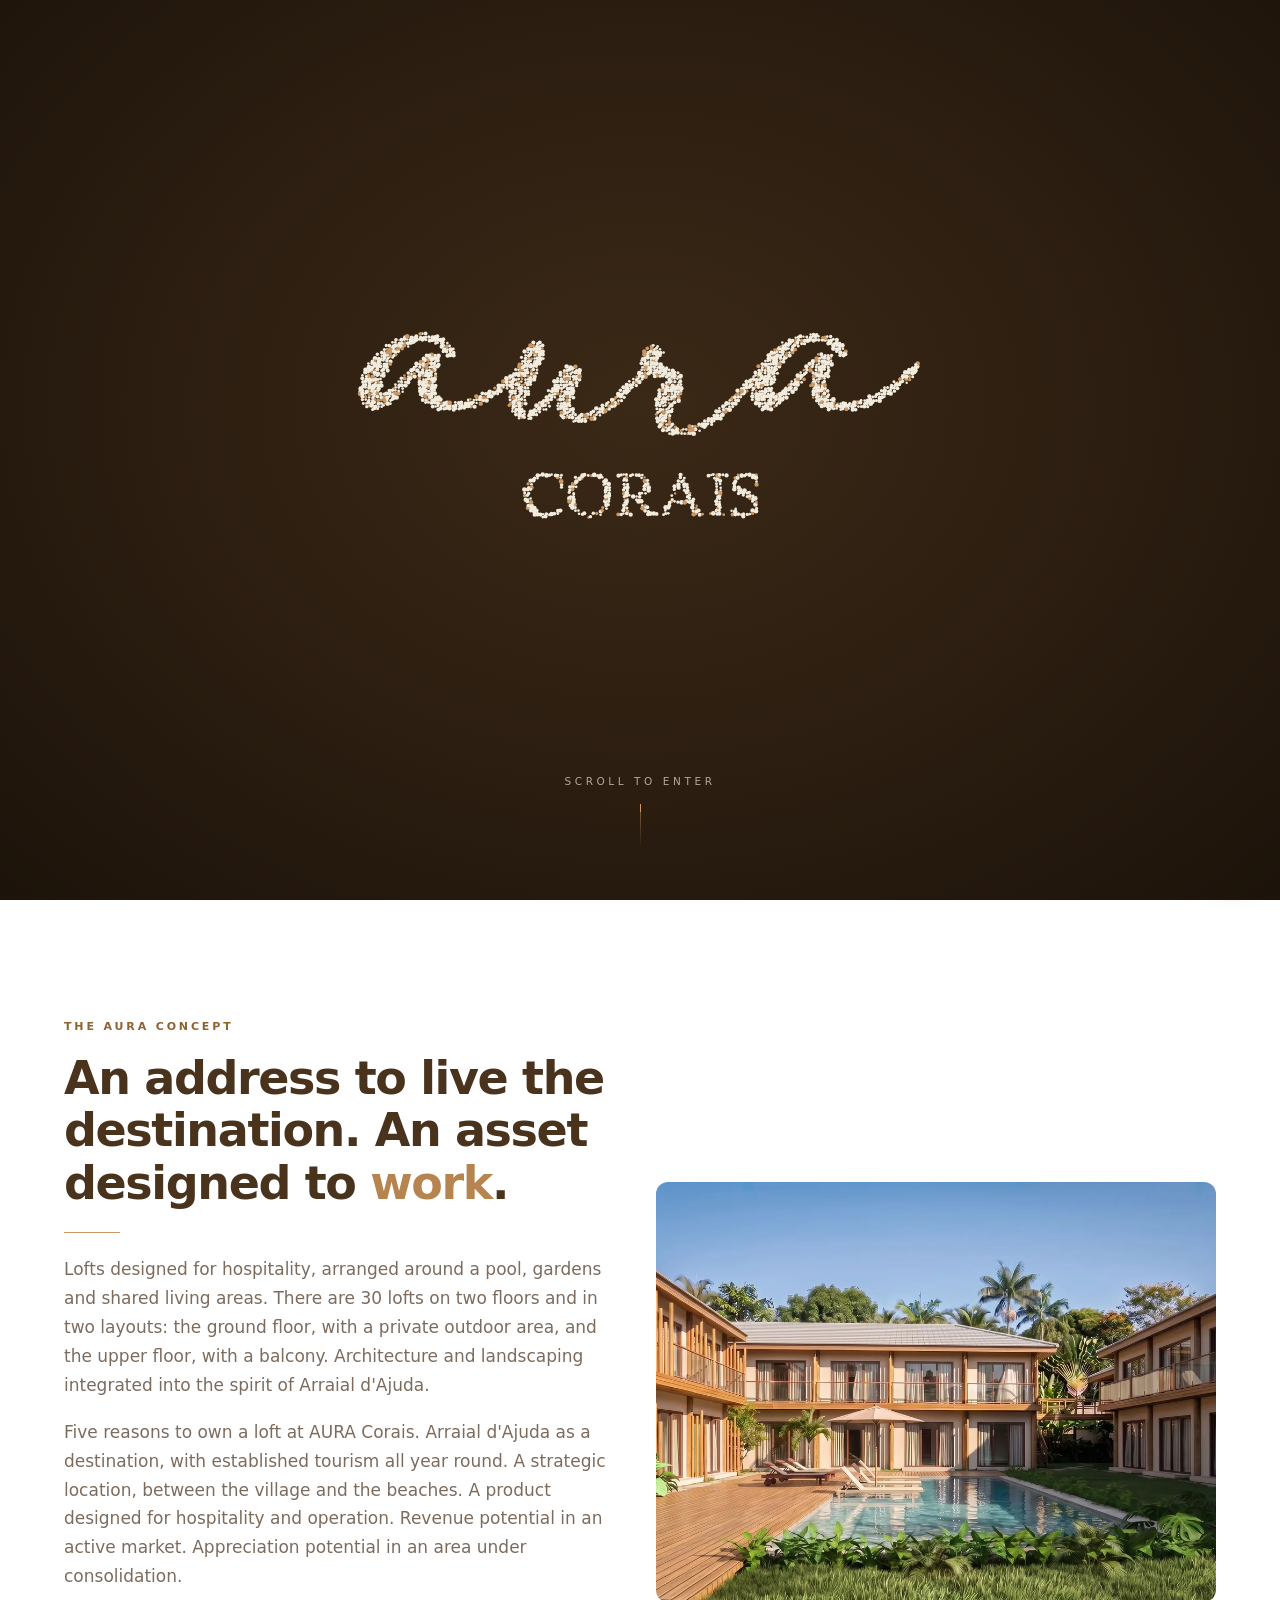
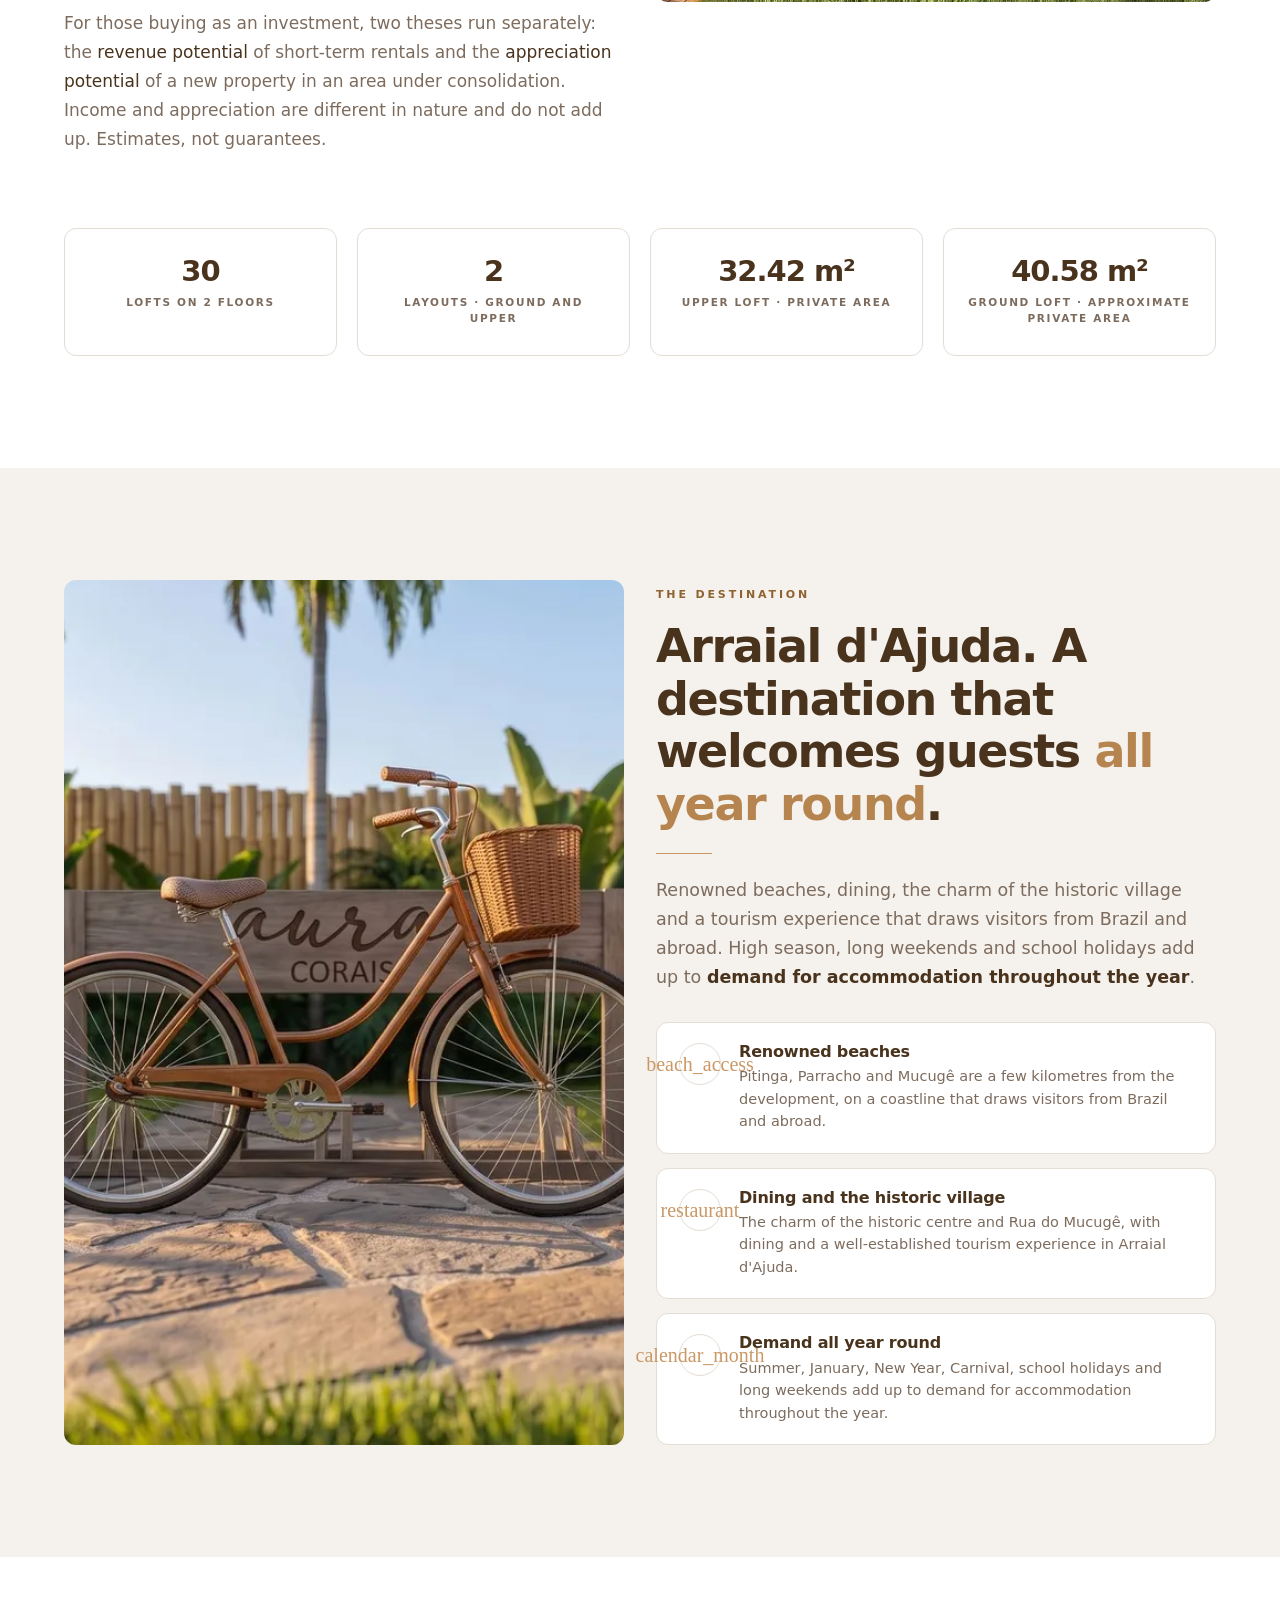
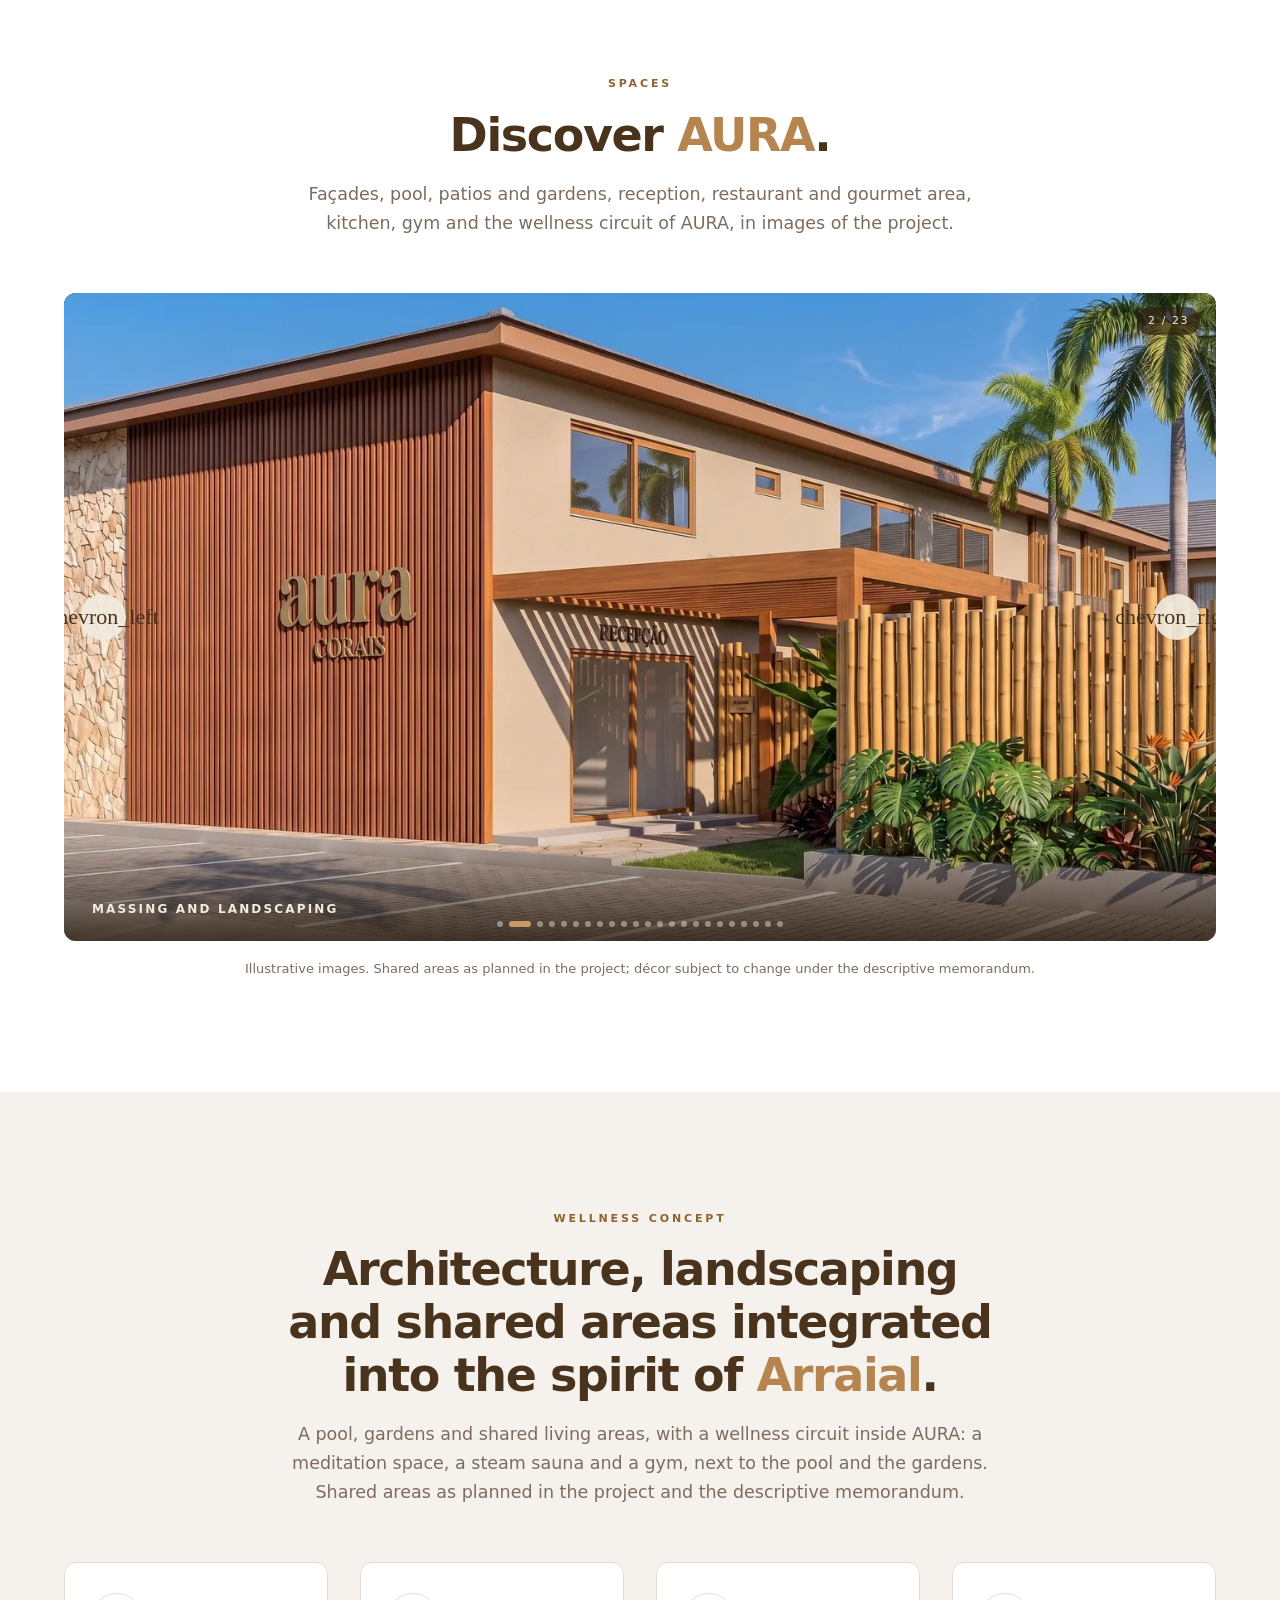
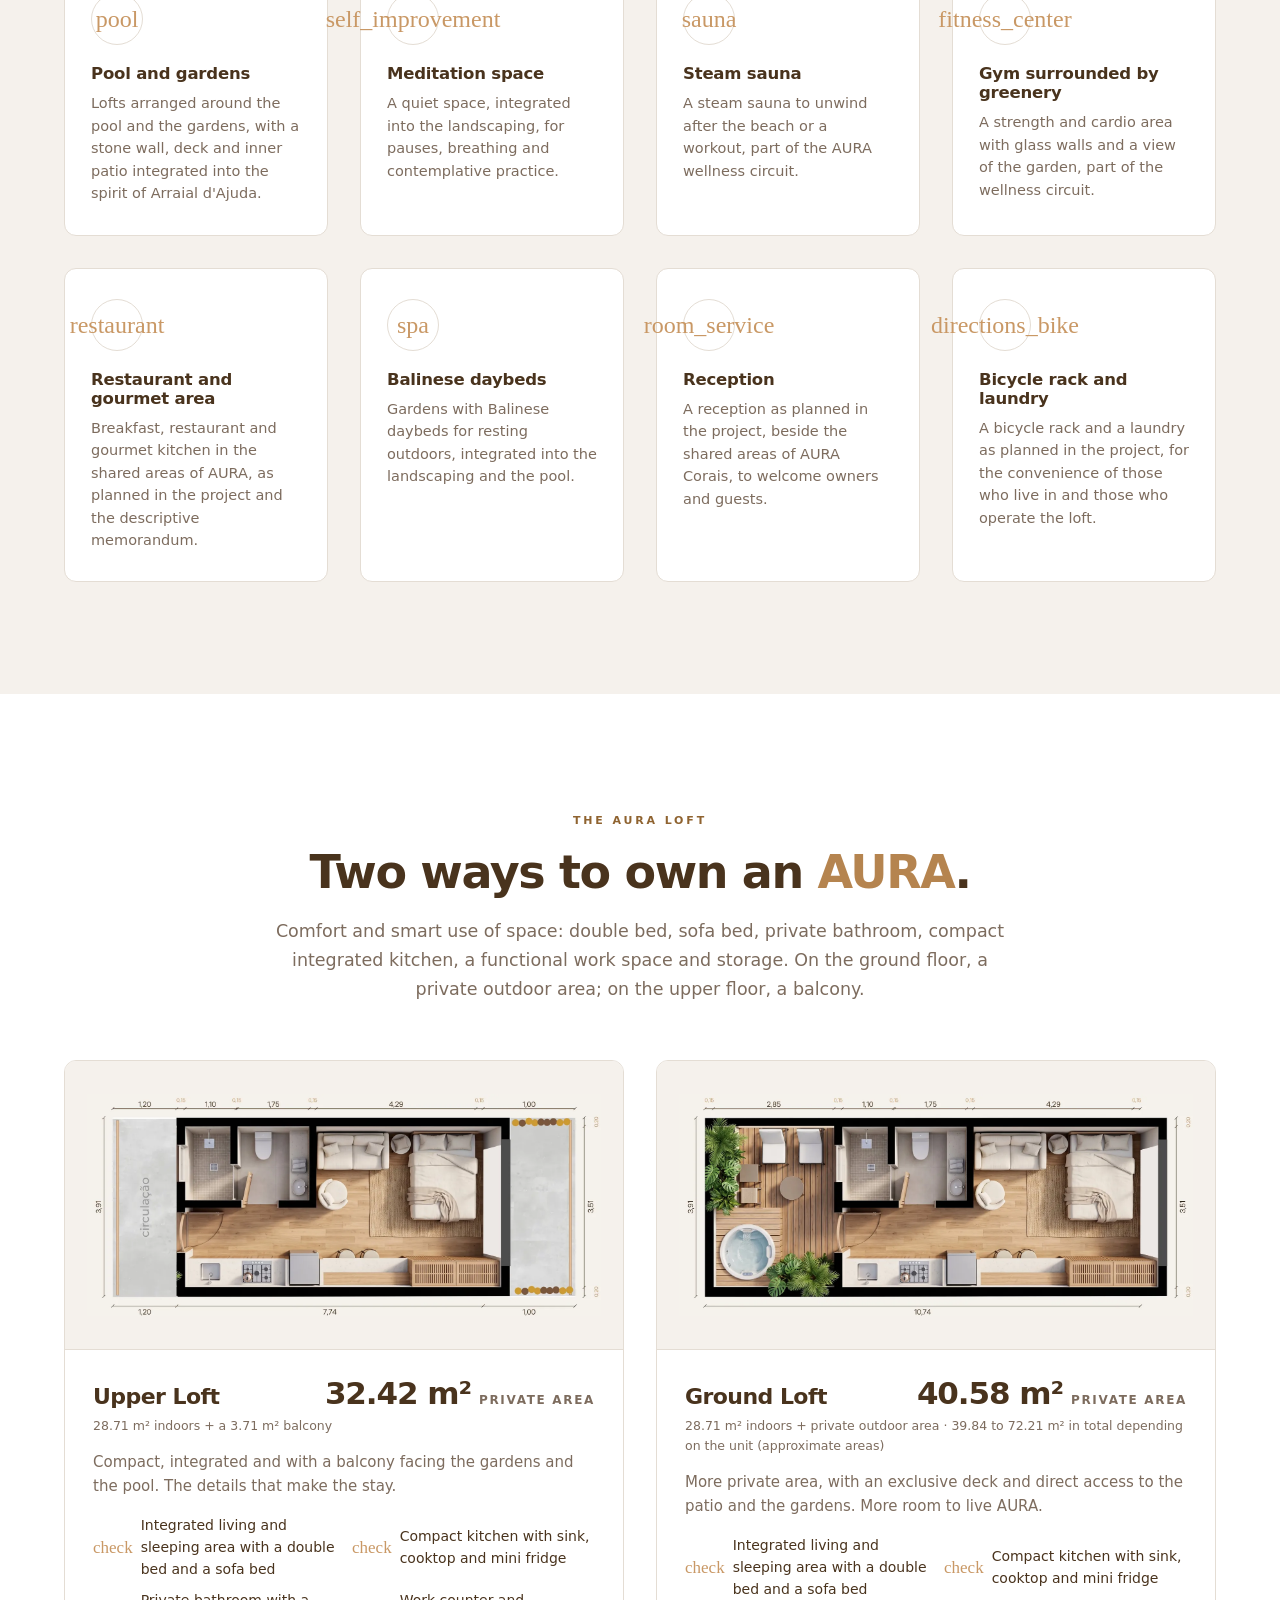
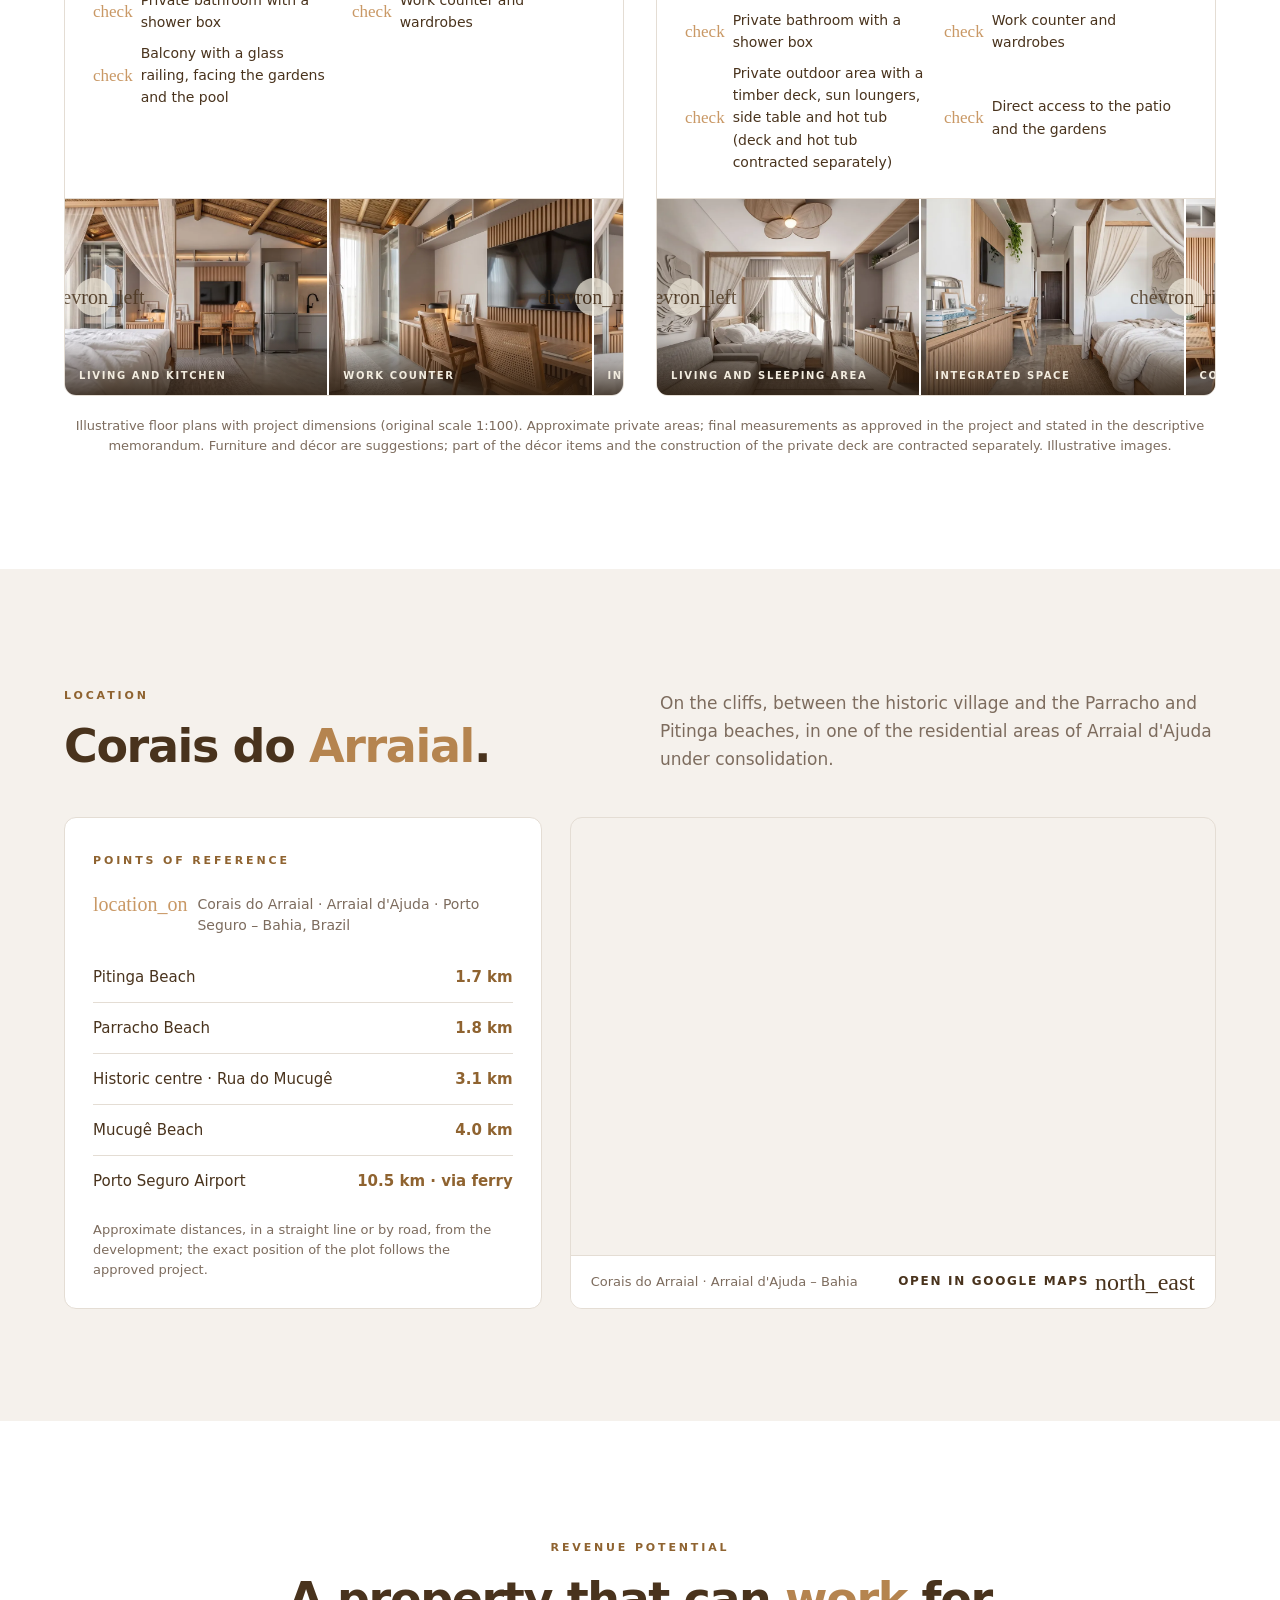
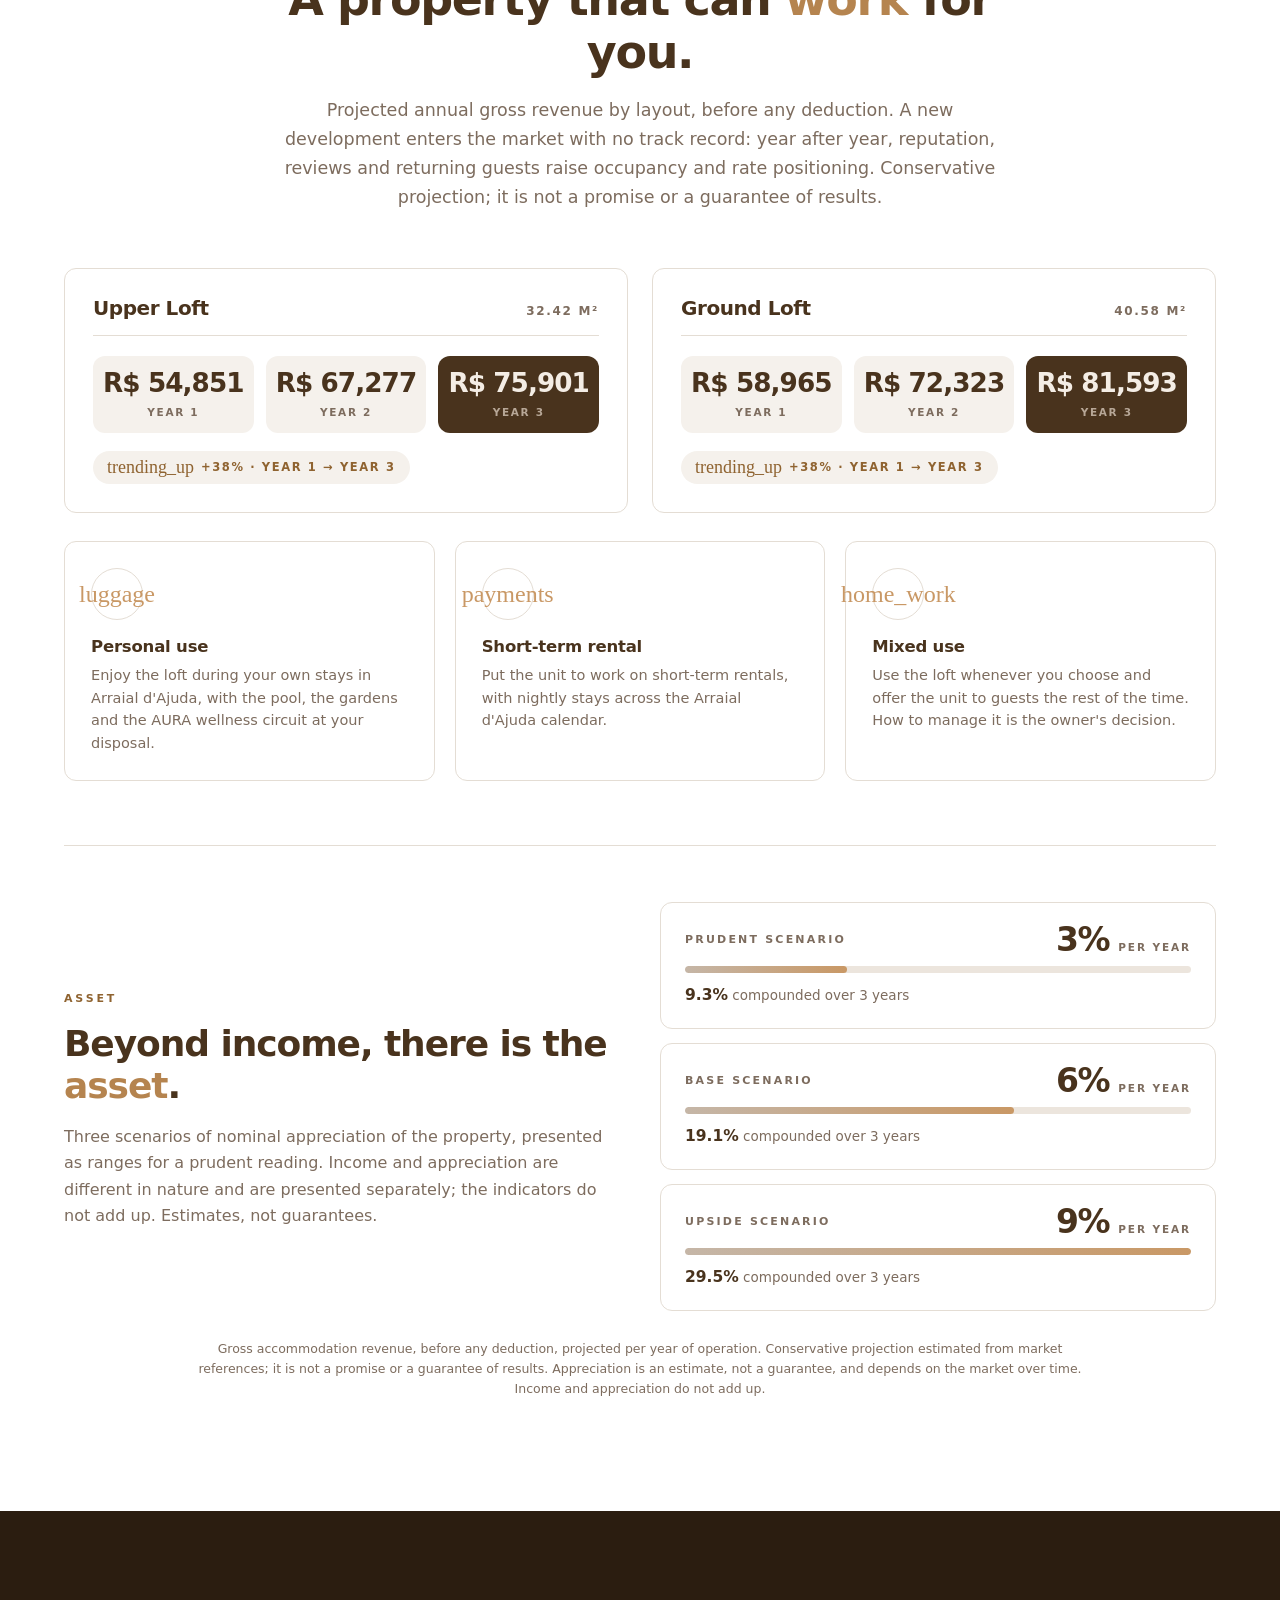
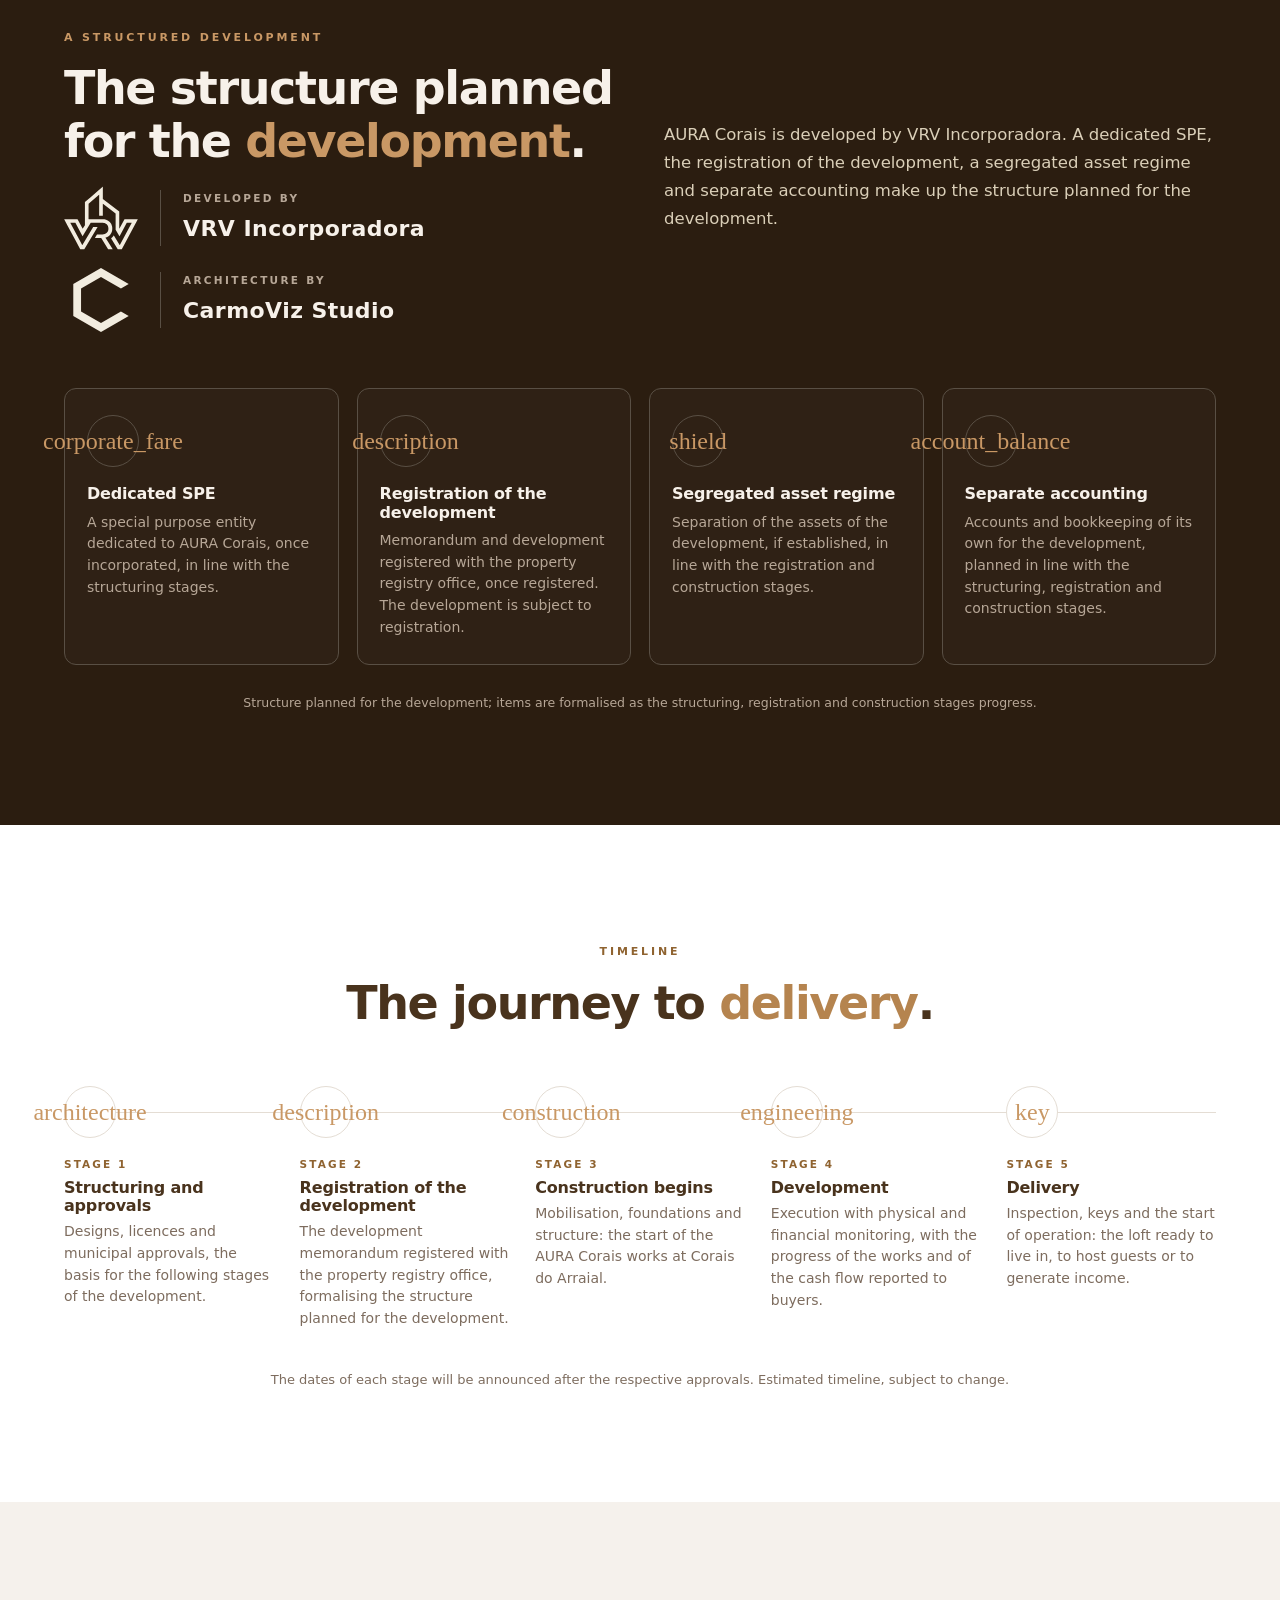
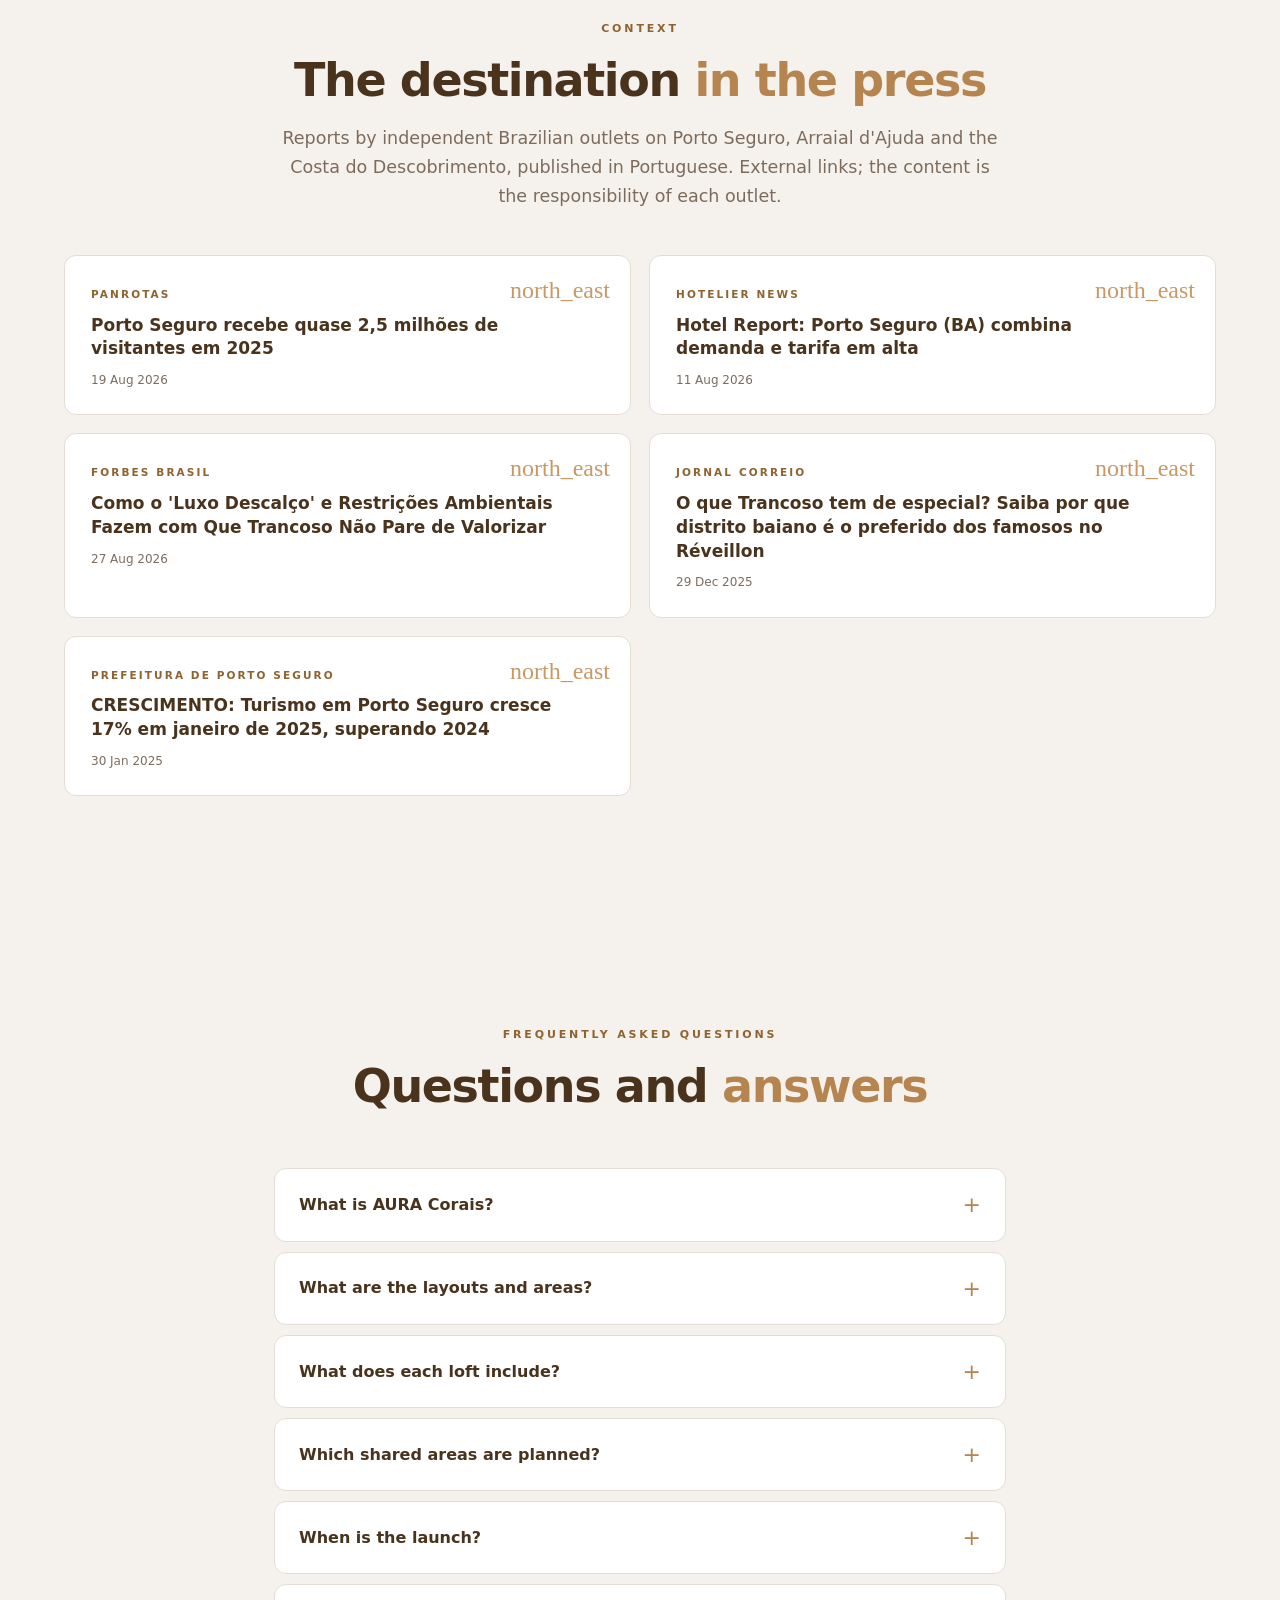
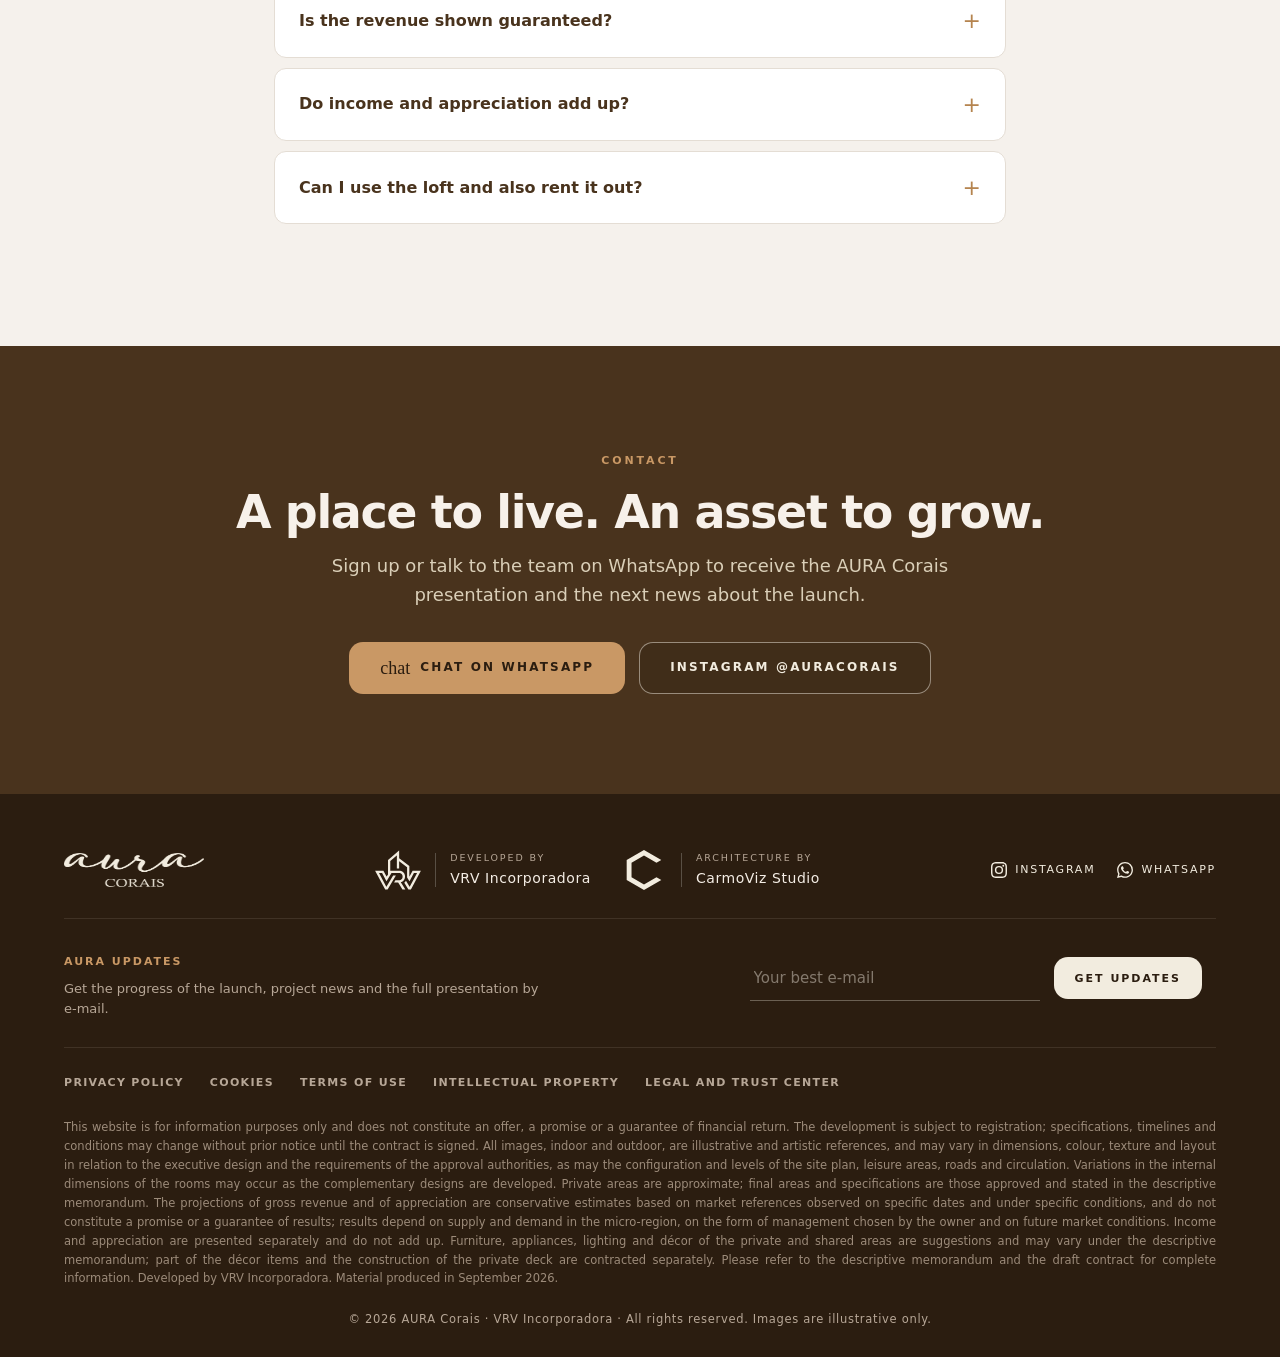
<file: index.html>
<!DOCTYPE html>
<html lang="pt-BR" data-idioma-alt="en.html">
<head>
  <meta charset="UTF-8">
  <meta name="viewport" content="width=device-width, initial-scale=1.0">
  <title>AURA Corais · Lofts em Arraial d'Ajuda – BA</title>
  <meta name="description" content="Lofts contemporâneos no Corais do Arraial, Arraial d'Ajuda – BA. Piscina, jardins e circuito wellness. Um lugar para viver. Um patrimônio para valorizar. Breve lançamento.">
  <meta property="og:title" content="AURA Corais · Lofts em Arraial d'Ajuda – BA">
  <meta property="og:description" content="Lofts contemporâneos no Corais do Arraial, Arraial d'Ajuda – BA. Piscina, jardins e circuito wellness. Um lugar para viver. Um patrimônio para valorizar. Breve lançamento.">
  <meta property="og:type" content="website">
  <meta property="og:url" content="https://aura-corais.vercel.app/">
  <meta property="og:image" content="https://aura-corais.vercel.app/assets/og-image.jpg">
  <meta property="og:image:width" content="1200">
  <meta property="og:image:height" content="630">
  <meta property="og:locale" content="pt_BR">
  <meta property="og:locale:alternate" content="en_US">
  <meta property="og:site_name" content="AURA Corais">
  <meta name="twitter:card" content="summary_large_image">
  <link rel="canonical" href="https://aura-corais.vercel.app/">
  <link rel="alternate" hreflang="pt-BR" href="https://aura-corais.vercel.app/">
  <link rel="alternate" hreflang="en" href="https://aura-corais.vercel.app/en">
  <link rel="alternate" hreflang="x-default" href="https://aura-corais.vercel.app/">
  <meta name="robots" content="index,follow">
  <meta name="referrer" content="strict-origin-when-cross-origin">
  <meta http-equiv="X-Content-Type-Options" content="nosniff">
  <meta http-equiv="Content-Security-Policy" content="default-src 'self'; script-src 'self'; style-src 'self' 'unsafe-inline' https://fonts.googleapis.com; img-src 'self' data: https:; font-src 'self' https://fonts.gstatic.com data:; connect-src 'self' https:; frame-src https://maps.google.com https://www.google.com; object-src 'none'; base-uri 'self'; form-action 'self'">
  <meta name="theme-color" content="#2B1D10">
  <link rel="icon" type="image/png" href="assets/favicon.png">
  <link rel="apple-touch-icon" href="assets/favicon.png">
  <link rel="preconnect" href="https://fonts.googleapis.com">
  <link rel="preconnect" href="https://fonts.gstatic.com" crossorigin>
  <!-- impeccable-disable overused-font: Inter é a tipografia escolhida pelo cliente para todo o kit comercial (book, portfólio, rendimento); o site precisa casar com os PDFs -->
  <link href="https://fonts.googleapis.com/css2?family=Inter:wght@300..900&display=swap" rel="stylesheet">
  <link href="https://fonts.googleapis.com/css2?family=Material+Symbols+Outlined:opsz,wght,FILL,GRAD@20..48,300,0,0&icon_names=account_balance,architecture,beach_access,calendar_month,chat,check,chevron_left,chevron_right,close,construction,cookie,copyright,corporate_fare,description,directions_bike,engineering,event,expand_more,fitness_center,gavel,home_work,key,language,location_on,luggage,mail,mark_email_read,north_east,payments,pool,restaurant,room_service,sauna,search,self_improvement,shield,sms_failed,spa,trending_up&display=block" rel="stylesheet">
  <link rel="preload" as="image" href="assets/piscina-noite.webp">
  <link rel="stylesheet" href="styles.css?v=202609100429">
  <script src="idioma.js?v=202609100429"></script>
  <script type="application/ld+json">
  {"@context":"https://schema.org","@type":"WebPage","url":"https://aura-corais.vercel.app/","name":"AURA Corais","description":"Lofts contemporâneos no Corais do Arraial, Arraial d'Ajuda – BA. Piscina, jardins e circuito wellness. Um lugar para viver. Um patrimônio para valorizar. Breve lançamento.","inLanguage":"pt-BR",
   "about":{"@type":"Place","name":"AURA Corais","address":{"@type":"PostalAddress","addressLocality":"Arraial d'Ajuda","addressRegion":"BA","addressCountry":"BR"}},
   "publisher":{"@type":"Organization","name":"VRV Incorporadora","url":"https://aura-corais.vercel.app/"}}
  </script>
</head>
<body>

<!-- ================= ABERTURA (partículas formam a logo → "Mova para abrir") ================= -->
<div id="intro" class="intro" aria-hidden="true">
  <canvas id="intro-canvas"></canvas>
  <div class="intro-dica"><span class="intro-dica-label">Mova para abrir</span><span class="intro-track"><span class="intro-dot"></span></span></div>
</div>

<!-- ================= HEADER ================= -->
<header class="header h-anim">
  <div class="container header-inner">
    <a href="#hero" class="logo" aria-label="AURA Corais"><img src="assets/logo-creme.png" alt="AURA Corais" width="140" height="46"></a>
    <nav class="menu" aria-label="Seções">
      <a href="#aura">O AURA</a>
      <a href="#arraial">Arraial</a>
      <a href="#ambientes">Ambientes</a>
      <a href="#lofts">Lofts</a>
      <a href="#localizacao">Localização</a>
      <a href="#renda">Renda</a>
      <a href="#contato">Contato</a>
    </nav>
    <div class="header-acoes">
      <a class="idioma" href="en.html" hreflang="en" aria-label="Ver o site em inglês"><span class="ms" aria-hidden="true">language</span>EN</a>
      <button type="button" class="hamburguer" aria-label="Abrir menu" aria-expanded="false" aria-controls="menu-mobile"><span></span><span></span><span></span></button>
    </div>
  </div>
</header>
<!-- fora do <header>: o backdrop-filter do header rolado viraria containing block deste painel fixo -->
<nav id="menu-mobile" class="menu-mobile" aria-hidden="true">
  <a href="#aura">O AURA</a>
  <a href="#arraial">Arraial d'Ajuda</a>
  <a href="#ambientes">Ambientes</a>
  <a href="#lofts">Lofts</a>
  <a href="#localizacao">Localização</a>
  <a href="#renda">Potencial de renda</a>
  <a href="#realizacao">Realização</a>
  <a href="#faq">Dúvidas</a>
  <a href="#contato">Contato</a>
  <a class="btn btn-primario" href="https://wa.me/5573999999999?text=Ol%C3%A1%21%20Vi%20o%20site%20do%20AURA%20Corais%20e%20quero%20receber%20a%20apresenta%C3%A7%C3%A3o." target="_blank" rel="noopener noreferrer" data-whats="Olá! Vi o site do AURA Corais e quero receber a apresentação.">Falar no WhatsApp</a>
</nav>

<main>
<!-- ================= HERO ================= -->
<section id="hero" class="hero">
  <div class="hero-bg"><img src="assets/piscina-noite.webp" alt="AURA Corais: piscina e lofts ao entardecer em Arraial d'Ajuda – BA (imagem ilustrativa)" fetchpriority="high"><div class="hero-overlay"></div></div>
  <div class="container hero-grid">
    <div>
      <span class="badge h-anim"><span class="ponto" aria-hidden="true"></span>Breve lançamento</span>
      <h1 class="h-anim">Lofts contemporâneos em <strong>Arraial d'Ajuda</strong>.</h1>
      <p class="sub h-anim">Um lugar para viver. Um patrimônio para valorizar. Lofts com piscina, jardins e circuito wellness, entre o centro histórico e as praias de Arraial d'Ajuda.</p>
      <div class="hero-acoes h-anim">
        <a href="#aura" class="btn btn-contorno">Conhecer o projeto</a>
      </div>
      <div class="hero-local h-anim"><span class="ms" aria-hidden="true">location_on</span><span>Corais do Arraial · Arraial d'Ajuda – BA</span></div>
    </div>
    <div class="form-card h-anim" id="form-card">
      <div id="form-cabecalho">
        <h3>Receba a apresentação em primeira mão</h3>
        <p class="ajuda">Cadastre-se e receba o book do AURA Corais e as próximas novidades do lançamento.</p>
      </div>
      <form id="form-lead" novalidate>
        <div class="campo">
          <label for="f-nome">Nome</label>
          <input type="text" id="f-nome" name="nome" autocomplete="name" required>
          <span class="erro">Informe seu nome completo.</span>
        </div>
        <div class="campo">
          <label for="f-email">E-mail</label>
          <input type="email" id="f-email" name="email" autocomplete="email" placeholder="voce@exemplo.com" required>
          <span class="erro">Informe um e-mail válido.</span>
        </div>
        <div class="campo">
          <label for="f-tel">WhatsApp</label>
          <div class="tel">
            <div class="ddi">
              <button type="button" class="ddi-botao" aria-haspopup="listbox" aria-expanded="false" aria-label="País do telefone"><span class="bandeira">&#127463;&#127479;</span><span class="cod">+55</span><span class="ms" aria-hidden="true">expand_more</span></button>
              <div class="ddi-painel" hidden>
                <label class="ddi-busca"><span class="ms" aria-hidden="true">search</span><input type="text" placeholder="Buscar país" aria-label="Buscar país" autocomplete="off"></label>
                <ul class="ddi-opcoes" role="listbox" aria-label="Países"></ul>
              </div>
              <input type="hidden" name="pais" value="Brasil">
            </div>
            <input type="tel" id="f-tel" name="telefone" autocomplete="tel" inputmode="tel" placeholder="(DD) 99999-9999" required>
          </div>
          <span class="erro">Informe um número de telefone válido.</span>
        </div>
        <div class="campo">
          <fieldset>
            <legend>Você é corretor de imóveis?</legend>
            <div class="radios">
              <label><input type="radio" name="corretor" value="Sim" required> Sim</label>
              <label><input type="radio" name="corretor" value="Não" required> Não</label>
            </div>
          </fieldset>
          <span class="erro">Selecione uma opção.</span>
        </div>
        <div class="campo">
          <label class="consent"><input type="checkbox" name="consent" required> Autorizo o contato pelo WhatsApp e o uso dos meus dados, conforme a LGPD, apenas para atendimento sobre este empreendimento.</label>
          <span class="erro">É preciso autorizar o contato.</span>
        </div>
        <button type="submit" class="btn btn-escuro btn-full">Quero receber a apresentação</button>
      </form>
      <div id="form-sucesso" class="sucesso oculto" role="status" aria-live="polite">
        <div class="icone"><span class="ms" aria-hidden="true">mark_email_read</span></div>
        <h3 class="suc-titulo">Cadastro enviado!</h3>
        <p class="suc-texto">Seus dados foram enviados por e-mail para a equipe do AURA Corais. Em breve você recebe a apresentação completa e as novidades do lançamento.</p>
        <p class="suc-eco"><span class="ms" aria-hidden="true">check</span><span class="suc-email"></span></p>
        <div class="sucesso-acoes">
          <a class="btn btn-primario btn-sm" href="https://wa.me/5573999999999?text=Ol%C3%A1%21%20Vi%20o%20site%20do%20AURA%20Corais%20e%20quero%20receber%20a%20apresenta%C3%A7%C3%A3o." target="_blank" rel="noopener noreferrer" data-whats="Olá! Vi o site do AURA Corais e quero receber a apresentação."><span class="ms" aria-hidden="true">chat</span>Falar agora</a>
          <button type="button" id="form-reset" class="btn btn-sm btn-linha">Enviar outro contato</button>
        </div>
      </div>
    </div>
  </div>
</section>

<!-- ================= O CONCEITO ================= -->
<section id="aura" class="secao">
  <div class="container grid grid-2 alinha-centro sobre reveal">
    <div>
      <span class="tag">O conceito AURA</span>
      <h2 class="titulo">Um endereço para viver o destino. Um ativo desenhado para <strong>trabalhar</strong>.</h2>
      <div class="rule"></div>
      <p>Lofts pensados para hospedagem, organizados ao redor de piscina, jardins e áreas de convivência. São 30 lofts em dois pavimentos e duas tipologias: o térreo, com área externa privativa, e o superior, com varanda. Arquitetura e paisagismo integrados ao clima de Arraial d'Ajuda.</p>
      <p>Cinco razões para ter um loft no AURA Corais. Arraial d'Ajuda como destino, com turismo consolidado o ano inteiro. Localização estratégica, entre o centro e as praias. Produto pensado para hospedagem e operação. Potencial de renda em mercado ativo. Potencial de valorização em região em consolidação.</p>
      <p>Para quem compra para investir, duas teses caminham separadas: o <b>potencial de geração de receita</b> por locação por temporada e o <b>potencial de valorização</b> de um imóvel novo, em região em consolidação. Renda e valorização têm naturezas distintas e não se somam. Estimativas, não garantias.</p>
    </div>
    <div><img class="sobre-img" src="assets/patio-piscina.webp" alt="AURA Corais: pátio, piscina e jardins (imagem ilustrativa)" loading="lazy" width="1280" height="960"></div>
  </div>
  
  <div class="container reveal">
    <div class="numeros">
      <div class="numero"><b>30</b><span>lofts em 2 pavimentos</span></div><div class="numero"><b>2</b><span>tipologias · térreo e superior</span></div><div class="numero"><b>32,42 m²</b><span>loft superior · área privativa</span></div><div class="numero"><b>40,58 m²</b><span>loft térreo · área privativa aproximada</span></div>
    </div>
  </div>
  
</section>

<!-- ================= ARRAIAL D'AJUDA ================= -->
<section id="arraial" class="secao bg-soft">
  <div class="container grid grid-2 destino-grid reveal">
    <div class="destino-foto"><img class="destino-img" src="assets/bicicleta.webp" alt="AURA Corais em Arraial d'Ajuda (imagem ilustrativa)" loading="lazy" width="1024" height="1280"></div>
    <div>
      <span class="tag">O destino</span>
      <h2 class="titulo">Arraial d'Ajuda. Um destino que recebe <strong>o ano inteiro</strong>.</h2>
      <div class="rule"></div>
      <p class="subtitulo" style="margin:0;">Praias reconhecidas, gastronomia, o charme da vila histórica e uma experiência turística que atrai visitantes do Brasil e do exterior. Alta temporada, feriados prolongados e férias escolares se somam a uma <b>procura por hospedagem ao longo de todo o ano</b>.</p>
      
      <div class="destino-lista">
        <div class="destino-item"><span class="ico s"><span class="ms" aria-hidden="true">beach_access</span></span><div><h3>Praias reconhecidas</h3><p>Pitinga, Parracho e Mucugê a poucos quilômetros do loteamento, em um litoral que atrai visitantes do Brasil e do exterior.</p></div></div><div class="destino-item"><span class="ico s"><span class="ms" aria-hidden="true">restaurant</span></span><div><h3>Gastronomia e vila histórica</h3><p>O charme do centro histórico e da Rua do Mucugê, com gastronomia e uma experiência turística consolidada em Arraial d'Ajuda.</p></div></div><div class="destino-item"><span class="ico s"><span class="ms" aria-hidden="true">calendar_month</span></span><div><h3>Procura o ano inteiro</h3><p>Verão, janeiro, Réveillon, Carnaval, férias e feriados prolongados se somam a uma procura por hospedagem ao longo de todo o ano.</p></div></div>
      </div>
      
    </div>
  </div>
</section>

<!-- ================= GALERIA ================= -->
<section id="ambientes" class="secao">
  <div class="container centro max-3 mb-lg reveal">
    <span class="tag">Ambientes</span>
    <h2 class="titulo">Conheça o <strong>AURA</strong>.</h2>
    <p class="subtitulo">Fachadas, piscina, pátios e jardins, recepção, restaurante e área gourmet, cozinha, academia e o circuito de bem-estar do AURA, em imagens do projeto.</p>
  </div>
  <div class="container reveal">
    <div class="carrossel" aria-roledescription="carrossel" aria-label="Imagens do AURA Corais" tabindex="0">
      <div class="slides">
        <figure class="slide"><img src="assets/fachada-dia-1.webp" alt="Fachada diurna do AURA Corais com letreiro e calçada" loading="lazy" width="1600" height="900" data-zoom="Fachada e acesso"><figcaption>Fachada e acesso</figcaption></figure><figure class="slide"><img src="assets/fachada-dia-2.webp" alt="Volumetria dos lofts do AURA Corais com paisagismo" loading="lazy" width="1600" height="900" data-zoom="Volumetria e paisagismo"><figcaption>Volumetria e paisagismo</figcaption></figure><figure class="slide"><img src="assets/fachada-dia-3.webp" alt="Fachada diurna do AURA Corais com ripados de madeira e pedra" loading="lazy" width="1600" height="900" data-zoom="Fachada · dia"><figcaption>Fachada · dia</figcaption></figure><figure class="slide"><img src="assets/fachada-dia-4.webp" alt="Esquina do AURA Corais com letreiro e revestimento em pedra" loading="lazy" width="1600" height="900" data-zoom="Esquina e letreiro"><figcaption>Esquina e letreiro</figcaption></figure><figure class="slide"><img src="assets/fachada-noite-1.webp" alt="Fachada noturna iluminada do AURA Corais" loading="lazy" width="1600" height="900" data-zoom="Fachada · noite"><figcaption>Fachada · noite</figcaption></figure><figure class="slide"><img src="assets/fachada-noite-2.webp" alt="Letreiro iluminado na esquina do AURA Corais" loading="lazy" width="1600" height="900" data-zoom="Letreiro iluminado"><figcaption>Letreiro iluminado</figcaption></figure><figure class="slide"><img src="assets/piscina-dia-1.webp" alt="Piscina do AURA Corais cercada por jardins" loading="lazy" width="1600" height="900" data-zoom="Piscina"><figcaption>Piscina</figcaption></figure><figure class="slide"><img src="assets/piscina-dia-2.webp" alt="Lofts do AURA Corais voltados para a piscina" loading="lazy" width="1600" height="900" data-zoom="Lofts e piscina"><figcaption>Lofts e piscina</figcaption></figure><figure class="slide"><img src="assets/fachada-pedra-piscina.webp" alt="Muro de pedra e deck junto à piscina do AURA Corais" loading="lazy" width="1600" height="900" data-zoom="Muro de pedra e deck"><figcaption>Muro de pedra e deck</figcaption></figure><figure class="slide"><img src="assets/piscina-noite.webp" alt="Piscina do AURA Corais iluminada ao entardecer" loading="lazy" width="1600" height="900" data-zoom="Piscina · noite"><figcaption>Piscina · noite</figcaption></figure><figure class="slide"><img src="assets/patio-piscina.webp" alt="Pátio, piscina e jardins do AURA Corais" loading="lazy" width="1600" height="900" data-zoom="Pátio e jardins"><figcaption>Pátio e jardins</figcaption></figure><figure class="slide"><img src="assets/patio-escada.webp" alt="Circulação externa e jardins do AURA Corais" loading="lazy" width="1600" height="900" data-zoom="Circulação e jardins"><figcaption>Circulação e jardins</figcaption></figure><figure class="slide"><img src="assets/patio-noite-piscina.webp" alt="Pátio e piscina do AURA Corais iluminados à noite" loading="lazy" width="1600" height="900" data-zoom="Pátio e piscina · noite"><figcaption>Pátio e piscina · noite</figcaption></figure><figure class="slide"><img src="assets/jardim-camas.webp" alt="Jardim com camas balinesas do AURA Corais" loading="lazy" width="1600" height="900" data-zoom="Camas balinesas"><figcaption>Camas balinesas</figcaption></figure><figure class="slide"><img src="assets/escada-externa.webp" alt="Escada externa e academia do AURA Corais" loading="lazy" width="1600" height="900" data-zoom="Escada e academia"><figcaption>Escada e academia</figcaption></figure><figure class="slide"><img src="assets/academia-1.webp" alt="Academia envidraçada do AURA Corais com vista para o jardim" loading="lazy" width="1600" height="900" data-zoom="Academia"><figcaption>Academia</figcaption></figure><figure class="slide"><img src="assets/academia-2.webp" alt="Interior da academia do AURA Corais com equipamentos" loading="lazy" width="1600" height="900" data-zoom="Musculação e cardio"><figcaption>Musculação e cardio</figcaption></figure><figure class="slide"><img src="assets/recepcao-1.webp" alt="Recepção do AURA Corais com lounge de espera" loading="lazy" width="1600" height="900" data-zoom="Recepção"><figcaption>Recepção</figcaption></figure><figure class="slide"><img src="assets/recepcao-2.webp" alt="Balcão de atendimento da recepção do AURA Corais" loading="lazy" width="1600" height="900" data-zoom="Balcão de atendimento"><figcaption>Balcão de atendimento</figcaption></figure><figure class="slide"><img src="assets/restaurante-1.webp" alt="Área de café da manhã do restaurante do AURA Corais" loading="lazy" width="1600" height="900" data-zoom="Café da manhã"><figcaption>Café da manhã</figcaption></figure><figure class="slide"><img src="assets/restaurante-3.webp" alt="Restaurante do AURA Corais com parede de pedra e letreiro" loading="lazy" width="1600" height="900" data-zoom="Restaurante"><figcaption>Restaurante</figcaption></figure><figure class="slide"><img src="assets/restaurante-2.webp" alt="Área gourmet e convivência do AURA Corais" loading="lazy" width="1600" height="900" data-zoom="Área gourmet"><figcaption>Área gourmet</figcaption></figure><figure class="slide"><img src="assets/cozinha.webp" alt="Cozinha gourmet do AURA Corais" loading="lazy" width="1600" height="900" data-zoom="Cozinha gourmet"><figcaption>Cozinha gourmet</figcaption></figure>
      </div>
      <button type="button" class="seta seta-esq" aria-label="Imagem anterior"><span class="ms" aria-hidden="true">chevron_left</span></button>
      <button type="button" class="seta seta-dir" aria-label="Próxima imagem"><span class="ms" aria-hidden="true">chevron_right</span></button>
      <div class="dots"></div>
      <div class="contador"><span class="atual">1</span> / <span class="total">1</span></div>
    </div>
    <p class="small galeria-nota">Imagens ilustrativas. Áreas comuns previstas conforme projeto; decoração sujeita a alteração conforme o memorial descritivo.</p>
  </div>
</section>

<!-- ================= ÁREAS COMUNS / DIFERENCIAIS ================= -->
<section id="areas-comuns" class="secao bg-soft">
  <div class="container centro max-3 mb-lg reveal">
    <span class="tag">Conceito wellness</span>
    <h2 class="titulo">Arquitetura, paisagismo e áreas comuns integradas ao clima de <strong>Arraial</strong>.</h2>
    <p class="subtitulo">Piscina, jardins e áreas de convivência, com um circuito de bem-estar dentro do AURA: espaço para meditação, sauna molhada e academia, ao lado da piscina e dos jardins. Áreas comuns previstas conforme projeto e memorial descritivo.</p>
  </div>
  <div class="container grid grid-4 reveal">
    
    <article class="dif-card"><span class="ico"><span class="ms" aria-hidden="true">pool</span></span><h3>Piscina e jardins</h3><p>Lofts organizados ao redor da piscina e dos jardins, com muro de pedra, deck e pátio interno integrados ao clima de Arraial d'Ajuda.</p></article>
    
    <article class="dif-card"><span class="ico"><span class="ms" aria-hidden="true">self_improvement</span></span><h3>Espaço de meditação</h3><p>Um ambiente silencioso, integrado ao paisagismo, para pausas, respiração e práticas contemplativas.</p></article>
    
    <article class="dif-card"><span class="ico"><span class="ms" aria-hidden="true">sauna</span></span><h3>Sauna molhada</h3><p>Sauna a vapor para relaxar depois da praia ou do treino, dentro do circuito de bem-estar do AURA.</p></article>
    
    <article class="dif-card"><span class="ico"><span class="ms" aria-hidden="true">fitness_center</span></span><h3>Academia integrada ao verde</h3><p>Área de musculação e cardio com fechamento em vidro e vista para o jardim, parte do circuito wellness.</p></article>
    
    <article class="dif-card"><span class="ico"><span class="ms" aria-hidden="true">restaurant</span></span><h3>Restaurante e área gourmet</h3><p>Café da manhã, restaurante e cozinha gourmet nas áreas comuns do AURA, previstos conforme projeto e memorial descritivo.</p></article>
    
    <article class="dif-card"><span class="ico"><span class="ms" aria-hidden="true">spa</span></span><h3>Camas balinesas</h3><p>Jardins com camas balinesas para o descanso ao ar livre, integrados ao paisagismo e à piscina do AURA.</p></article>
    
    <article class="dif-card"><span class="ico"><span class="ms" aria-hidden="true">room_service</span></span><h3>Recepção</h3><p>Recepção prevista conforme projeto, junto às áreas comuns do AURA Corais, para receber proprietários e hóspedes.</p></article>
    
    <article class="dif-card"><span class="ico"><span class="ms" aria-hidden="true">directions_bike</span></span><h3>Bicicletário e lavanderia</h3><p>Bicicletário e lavanderia previstos conforme projeto, para a praticidade de quem vive e de quem opera o loft.</p></article>
    
  </div>
</section>

<!-- ================= LOFTS ================= -->
<section id="lofts" class="secao">
  <div class="container centro max-3 mb-lg reveal">
    <span class="tag">O loft AURA</span>
    <h2 class="titulo">Duas formas de ter um <strong>AURA</strong>.</h2>
    <p class="subtitulo">Conforto e inteligência espacial: cama de casal, sofá-cama, banheiro privativo, cozinha compacta integrada, espaço funcional e armazenamento. No térreo, área externa privativa; no superior, varanda.</p>
  </div>
  <div class="container lofts-grid reveal">
    
    <article class="loft-card">
      <div class="planta"><img src="assets/planta-superior-cotas.webp" alt="Planta humanizada do Loft Superior — AURA Corais (imagem ilustrativa)" loading="lazy" width="1400" height="604"></div>
      <div class="corpo">
        <div class="topo"><h3>Loft Superior</h3><div class="area">32,42 m²<small>área privativa</small></div></div>
        <p class="area-nota">28,71 m² internos + varanda de 3,71 m²</p>
        <p class="desc">Compacto, integrado e com varanda voltada para os jardins e a piscina. Detalhes que fazem a estadia.</p>
        <ul class="itens">
          <li><span class="ms" aria-hidden="true">check</span>Living e dormitório integrados com cama de casal e sofá-cama</li><li><span class="ms" aria-hidden="true">check</span>Cozinha compacta com pia, cooktop e frigobar</li><li><span class="ms" aria-hidden="true">check</span>Banheiro privativo com box</li><li><span class="ms" aria-hidden="true">check</span>Bancada de trabalho e armários</li><li><span class="ms" aria-hidden="true">check</span>Varanda com guarda-corpo de vidro, voltada para os jardins e a piscina</li>
        </ul>
      </div>
      <div class="loft-fotos">
        <div class="lf-strip">
          <figure class="lf"><img src="assets/ape-superior-2.webp" alt="Loft Superior — Living e cozinha (imagem ilustrativa)" loading="lazy" width="900" height="675" data-zoom="Loft Superior · Living e cozinha"><figcaption>Living e cozinha</figcaption></figure><figure class="lf"><img src="assets/ape-superior-1.webp" alt="Loft Superior — Bancada de trabalho (imagem ilustrativa)" loading="lazy" width="900" height="675" data-zoom="Loft Superior · Bancada de trabalho"><figcaption>Bancada de trabalho</figcaption></figure><figure class="lf"><img src="assets/ape-superior-3.webp" alt="Loft Superior — Dormitório integrado (imagem ilustrativa)" loading="lazy" width="900" height="675" data-zoom="Loft Superior · Dormitório integrado"><figcaption>Dormitório integrado</figcaption></figure><figure class="lf"><img src="assets/ape-superior-4.webp" alt="Loft Superior — Detalhes do loft (imagem ilustrativa)" loading="lazy" width="900" height="675" data-zoom="Loft Superior · Detalhes do loft"><figcaption>Detalhes do loft</figcaption></figure>
        </div>
        <button type="button" class="lf-seta esq" aria-label="Fotos anteriores"><span class="ms" aria-hidden="true">chevron_left</span></button>
        <button type="button" class="lf-seta dir" aria-label="Próximas fotos"><span class="ms" aria-hidden="true">chevron_right</span></button>
      </div>
    </article>
    
    <article class="loft-card">
      <div class="planta"><img src="assets/planta-terreo-cotas.webp" alt="Planta humanizada do Loft Térreo — AURA Corais (imagem ilustrativa)" loading="lazy" width="1400" height="604"></div>
      <div class="corpo">
        <div class="topo"><h3>Loft Térreo</h3><div class="area">40,58 m²<small>área privativa</small></div></div>
        <p class="area-nota">28,71 m² internos + área externa privativa · 39,84 a 72,21 m² totais conforme a unidade (áreas aproximadas)</p>
        <p class="desc">Mais área privativa, com deck exclusivo e acesso direto ao pátio e aos jardins. Mais espaço para viver o AURA.</p>
        <ul class="itens">
          <li><span class="ms" aria-hidden="true">check</span>Living e dormitório integrados com cama de casal e sofá-cama</li><li><span class="ms" aria-hidden="true">check</span>Cozinha compacta com pia, cooktop e frigobar</li><li><span class="ms" aria-hidden="true">check</span>Banheiro privativo com box</li><li><span class="ms" aria-hidden="true">check</span>Bancada de trabalho e armários</li><li><span class="ms" aria-hidden="true">check</span>Área externa privativa com deck em madeira, espreguiçadeiras, mesa de apoio e ofurô (deck e ofurô contratados à parte)</li><li><span class="ms" aria-hidden="true">check</span>Acesso direto ao pátio e aos jardins</li>
        </ul>
      </div>
      <div class="loft-fotos">
        <div class="lf-strip">
          <figure class="lf"><img src="assets/ape-terreo-1.webp" alt="Loft Térreo — Living e dormitório (imagem ilustrativa)" loading="lazy" width="900" height="675" data-zoom="Loft Térreo · Living e dormitório"><figcaption>Living e dormitório</figcaption></figure><figure class="lf"><img src="assets/ape-terreo-5.webp" alt="Loft Térreo — Ambiente integrado (imagem ilustrativa)" loading="lazy" width="900" height="675" data-zoom="Loft Térreo · Ambiente integrado"><figcaption>Ambiente integrado</figcaption></figure><figure class="lf"><img src="assets/ape-terreo-2.webp" alt="Loft Térreo — Cozinha compacta (imagem ilustrativa)" loading="lazy" width="900" height="675" data-zoom="Loft Térreo · Cozinha compacta"><figcaption>Cozinha compacta</figcaption></figure><figure class="lf"><img src="assets/ape-terreo-4.webp" alt="Loft Térreo — Dormitório e cozinha (imagem ilustrativa)" loading="lazy" width="900" height="675" data-zoom="Loft Térreo · Dormitório e cozinha"><figcaption>Dormitório e cozinha</figcaption></figure><figure class="lf"><img src="assets/terreo-noite.webp" alt="Loft Térreo — O loft à noite (imagem ilustrativa)" loading="lazy" width="900" height="675" data-zoom="Loft Térreo · O loft à noite"><figcaption>O loft à noite</figcaption></figure><figure class="lf"><img src="assets/ape-terreo-3.webp" alt="Loft Térreo — Detalhe da bancada (imagem ilustrativa)" loading="lazy" width="900" height="675" data-zoom="Loft Térreo · Detalhe da bancada"><figcaption>Detalhe da bancada</figcaption></figure><figure class="lf"><img src="assets/area-privativa-terreo.webp" alt="Loft Térreo — Área externa privativa (imagem ilustrativa)" loading="lazy" width="900" height="675" data-zoom="Loft Térreo · Área externa privativa"><figcaption>Área externa privativa</figcaption></figure>
        </div>
        <button type="button" class="lf-seta esq" aria-label="Fotos anteriores"><span class="ms" aria-hidden="true">chevron_left</span></button>
        <button type="button" class="lf-seta dir" aria-label="Próximas fotos"><span class="ms" aria-hidden="true">chevron_right</span></button>
      </div>
    </article>
    
  </div>
  <div class="container"><p class="small lofts-nota">Plantas ilustrativas com cotas do projeto (escala original 1:100). Áreas privativas aproximadas; metragem final conforme projeto aprovado e memorial descritivo. Mobiliário e decoração são sugestão; parte dos itens de decoração e a construção do deck privativo são contratados à parte. Imagens ilustrativas.</p></div>
</section>

<!-- ================= LOCALIZAÇÃO ================= -->
<section id="localizacao" class="secao bg-soft">
  <div class="container">
    <div class="loc-topo reveal">
      <div><span class="tag">Localização</span><h2 class="titulo" style="margin-bottom:0;">Corais do <strong>Arraial</strong>.</h2></div>
      <p>Sobre as falésias, entre o centro histórico e as praias do Parracho e de Pitinga, em uma das áreas residenciais em consolidação de Arraial d'Ajuda.</p>
    </div>
    <div class="loc-grid reveal">
      <div class="pontos">
        <span class="tag">Pontos de referência</span>
        <p class="endereco"><span class="ms" aria-hidden="true">location_on</span><span>Loteamento Corais do Arraial · Arraial d'Ajuda · Porto Seguro – BA</span></p>
        <ul>
          <li><span>Praia de Pitinga</span><span class="dist">1,7 km</span></li><li><span>Praia do Parracho</span><span class="dist">1,8 km</span></li><li><span>Centro histórico · Rua do Mucugê</span><span class="dist">3,1 km</span></li><li><span>Praia do Mucugê</span><span class="dist">4,0 km</span></li><li><span>Aeroporto de Porto Seguro</span><span class="dist">10,5 km · via balsa</span></li>
        </ul>
        <p class="small nota">Distâncias aproximadas, em linha reta ou por via, a partir do loteamento; posição exata do terreno conforme projeto aprovado.</p>
      </div>
      <div class="mapa">
        <iframe src="https://maps.google.com/maps?q=-16.5026,-39.0797&z=15&hl=pt-BR&output=embed" title="Mapa da região do AURA Corais em Arraial d'Ajuda" loading="lazy" referrerpolicy="no-referrer-when-downgrade" allowfullscreen></iframe>
        <div class="rodape"><span class="small">Corais do Arraial · Arraial d'Ajuda – BA</span><a href="https://www.google.com/maps/search/?api=1&query=-16.5026%2C-39.0797" target="_blank" rel="noopener noreferrer">Abrir no Google Maps <span class="ms" aria-hidden="true">north_east</span></a></div>
      </div>
    </div>
  </div>
</section>

<!-- ================= POTENCIAL DE RENDA ================= -->
<section id="renda" class="secao">
  <div class="container centro max-3 mb-lg reveal">
    <span class="tag">Potencial de faturamento</span>
    <h2 class="titulo">Um imóvel que pode <strong>trabalhar</strong> para você.</h2>
    <p class="subtitulo">Faturamento bruto anual projetado por tipologia, antes de qualquer dedução. Um empreendimento novo entra no mercado sem histórico: a cada ano, reputação, avaliações e recorrência elevam a ocupação e o posicionamento de tarifa. Projeção conservadora, não constitui promessa ou garantia de resultado.</p>
  </div>
  <div class="container reveal">
    <div class="renda-cards">
      
      <div class="renda-card">
        <div class="topo"><h3>Loft Superior</h3><span class="area">32,42 m²</span></div>
        <div class="anos">
          <div class="ano"><div class="v">R$ 54.851</div><div class="l">Ano 1</div></div>
          <div class="ano"><div class="v">R$ 67.277</div><div class="l">Ano 2</div></div>
          <div class="ano hl"><div class="v">R$ 75.901</div><div class="l">Ano 3</div></div>
        </div>
        <span class="cresc"><span class="ms" aria-hidden="true">trending_up</span>+38% · Ano 1 → Ano 3</span>
      </div>
      
      <div class="renda-card">
        <div class="topo"><h3>Loft Térreo</h3><span class="area">40,58 m²</span></div>
        <div class="anos">
          <div class="ano"><div class="v">R$ 58.965</div><div class="l">Ano 1</div></div>
          <div class="ano"><div class="v">R$ 72.323</div><div class="l">Ano 2</div></div>
          <div class="ano hl"><div class="v">R$ 81.593</div><div class="l">Ano 3</div></div>
        </div>
        <span class="cresc"><span class="ms" aria-hidden="true">trending_up</span>+38% · Ano 1 → Ano 3</span>
      </div>
      
    </div>
    <div class="formas">
      <div class="forma"><span class="ico"><span class="ms" aria-hidden="true">luggage</span></span><h3>Uso próprio</h3><p>Aproveite o loft nas suas temporadas em Arraial d'Ajuda, com a piscina, os jardins e o circuito wellness do AURA à sua disposição.</p></div><div class="forma"><span class="ico"><span class="ms" aria-hidden="true">payments</span></span><h3>Locação por temporada</h3><p>Coloque a unidade para trabalhar na locação por temporada, com diárias de hospedagem ao longo do calendário de Arraial d'Ajuda.</p></div><div class="forma"><span class="ico"><span class="ms" aria-hidden="true">home_work</span></span><h3>Uso misto</h3><p>Use o loft nos períodos que escolher e disponibilize a unidade para hóspedes nos demais. A forma de administrar é decisão do proprietário.</p></div>
    </div>
    <div class="valor-grid">
      <div>
        <span class="tag">Patrimônio</span>
        <h2 class="titulo" style="font-size:clamp(26px,3vw,36px);">Além da renda, existe o <strong>patrimônio</strong>.</h2>
        <p>Três cenários de valorização nominal do imóvel, apresentados em faixas para leitura prudente. Renda e valorização têm naturezas distintas e são apresentadas separadamente; os indicadores não se somam. Estimativas, não garantias.</p>
      </div>
      <div class="valor-cards">
        
        <div class="valor-card">
          <span class="vc-cenario">Cenário prudencial</span>
          <div class="vc-num">3%<small>ao ano</small></div>
          <div class="vc-barra"><span style="width:32%"></span></div>
          <div class="vc-acum"><b>9,3%</b> acumulados em 3 anos</div>
        </div>
        
        <div class="valor-card">
          <span class="vc-cenario">Cenário base</span>
          <div class="vc-num">6%<small>ao ano</small></div>
          <div class="vc-barra"><span style="width:65%"></span></div>
          <div class="vc-acum"><b>19,1%</b> acumulados em 3 anos</div>
        </div>
        
        <div class="valor-card">
          <span class="vc-cenario">Cenário potencial</span>
          <div class="vc-num">9%<small>ao ano</small></div>
          <div class="vc-barra"><span style="width:100%"></span></div>
          <div class="vc-acum"><b>29,5%</b> acumulados em 3 anos</div>
        </div>
        
      </div>
    </div>
    <p class="ressalva">Faturamento bruto de hospedagem, antes de qualquer dedução, projetado por ano de operação. Projeção conservadora, estimada a partir de referências de mercado; não constitui promessa ou garantia de resultado. A valorização é estimativa, não garantia, e depende do mercado ao longo do tempo. Renda e valorização não se somam.</p>
  </div>
</section>

<!-- ================= REALIZAÇÃO + SEGURANÇA ================= -->
<section id="realizacao" class="secao bg-escuro">
  <div class="container">
    <div class="real-topo reveal">
      <div>
        <span class="tag">Segurança da estrutura</span>
        <h2 class="titulo">Organização prevista para o <strong>empreendimento</strong>.</h2>
        <div class="real-marcas">
        <div class="real-marca"><svg aria-label="VRV Incorporadora" role="img" xmlns="http://www.w3.org/2000/svg" viewBox="175.3 74.3 844.0 717.3"><path fill="currentColor" fill-rule="evenodd" d="M617.7 76.3 L616.3 76.7 L479.0 195.3 L414.0 250.7 L414.0 514.7 L389.3 554.0 L388.3 554.3 L387.0 553.3 L329.7 446.0 L177.3 446.3 L219.3 526.0 L303.0 680.7 L360.3 788.3 L362.0 789.7 L406.7 789.3 L558.7 535.3 L509.7 535.0 L508.3 536.0 L385.0 741.3 L383.7 742.0 L382.7 741.3 L329.3 640.3 L248.3 490.0 L248.0 488.3 L249.3 487.3 L303.3 487.3 L305.0 488.3 L385.3 638.7 L387.0 640.3 L392.3 632.3 L478.3 490.0 L480.3 487.7 L621.0 487.7 L628.7 488.7 L636.7 490.7 L644.0 493.3 L652.3 497.7 L659.3 502.7 L667.0 510.3 L671.0 515.7 L675.0 522.7 L678.0 530.0 L681.0 543.0 L681.7 559.3 L680.0 571.7 L676.0 583.3 L673.0 589.3 L668.3 596.0 L660.3 604.0 L651.3 610.3 L640.0 615.7 L628.0 619.0 L612.7 620.7 L552.0 620.7 L549.7 623.3 L527.7 660.0 L527.3 661.7 L599.7 662.3 L620.7 695.3 L678.7 789.3 L730.7 789.3 L724.0 777.7 L648.7 657.7 L648.7 656.3 L649.7 655.7 L652.3 655.3 L661.3 652.3 L674.3 646.3 L683.3 640.7 L693.3 632.7 L700.0 626.0 L709.3 613.7 L714.7 604.3 L720.7 589.3 L723.7 577.3 L725.3 564.0 L725.7 547.3 L724.7 536.0 L722.3 524.0 L717.7 510.0 L712.7 499.3 L704.3 486.7 L697.3 478.7 L689.7 471.7 L682.0 466.0 L673.7 461.0 L666.3 457.3 L655.3 453.0 L636.0 448.0 L619.0 446.0 L456.7 446.0 L455.3 444.7 L455.7 269.7 L574.7 167.0 L575.7 166.7 L576.7 167.3 L576.3 406.7 L577.3 407.7 L617.3 407.3 L618.3 406.3 L618.0 299.3 L618.3 271.3 L619.3 270.7 L764.0 380.7 L764.3 568.3 L807.7 640.0 L809.0 640.0 L889.7 489.0 L892.0 487.3 L946.0 487.3 L947.0 488.0 L947.0 489.3 L928.3 524.7 L817.0 732.7 L811.7 741.7 L811.0 742.0 L809.7 741.0 L744.0 631.3 L743.3 631.0 L742.0 632.0 L736.7 640.3 L726.3 653.0 L720.0 659.3 L713.3 664.7 L713.3 665.7 L788.3 789.3 L833.0 789.7 L834.3 788.7 L1017.3 447.3 L1017.3 446.3 L1016.7 446.0 L865.3 446.3 L808.0 553.3 L806.3 553.3 L805.3 548.0 L805.3 359.7 L618.3 217.3 L618.3 76.7 Z"/></svg><span class="filete"></span><div><div class="lab">Realização</div><div class="nome">VRV Incorporadora</div></div></div>
        <a class="real-marca projeto" href="https://carmoviz.com" target="_blank" rel="noopener noreferrer"><svg aria-label="CarmoViz Studio" role="img" viewBox="453 221 3093 3572" xmlns="http://www.w3.org/2000/svg"><polygon fill="currentColor" points="3545.94,1114.27 1999.47,221.42 453,1114.27 453,2899.99 1999.47,3792.84 3545.94,2899.99 3112.93,2649.99 1999.47,3292.84 886.01,2649.99 886.01,1364.27 1999.47,721.42 3112.93,1364.27"/></svg><span class="filete"></span><div><div class="lab">Projeto</div><div class="nome">CarmoViz Studio</div></div></a>
      </div>
      </div>
      <p>O AURA Corais é uma realização da VRV Incorporadora. SPE, Registro de Incorporação, patrimônio de afetação e contabilidade segregada compõem a estrutura prevista para o empreendimento.</p>
    </div>
    <div class="seg-grid reveal">
      <div class="seg-card"><span class="ico"><span class="ms" aria-hidden="true">corporate_fare</span></span><h3>SPE exclusiva</h3><p>Sociedade de propósito específico dedicada ao AURA Corais, quando constituída, conforme as etapas de estruturação.</p></div><div class="seg-card"><span class="ico"><span class="ms" aria-hidden="true">description</span></span><h3>Registro de Incorporação</h3><p>Memorial e incorporação registrados em cartório, quando registrados. Empreendimento sujeito a registro de incorporação.</p></div><div class="seg-card"><span class="ico"><span class="ms" aria-hidden="true">shield</span></span><h3>Patrimônio de afetação</h3><p>Separação patrimonial do empreendimento, se constituído, conforme as etapas de registro e obra.</p></div><div class="seg-card"><span class="ico"><span class="ms" aria-hidden="true">account_balance</span></span><h3>Contabilidade segregada</h3><p>Contas e escrituração próprias do empreendimento, previstas conforme as etapas de estruturação, registro e obra.</p></div>
    </div>
    <p class="ressalva">Estrutura prevista para o empreendimento; itens formalizados conforme as etapas de estruturação, registro e obra.</p>
  </div>
</section>

<!-- ================= CRONOGRAMA ================= -->
<section id="cronograma" class="secao">
  <div class="container centro max-3 mb-lg reveal">
    <span class="tag">Cronograma</span>
    <h2 class="titulo">A jornada até a <strong>entrega</strong>.</h2>
  </div>
  <div class="container reveal">
    <div class="steps">
      <div class="step"><span class="ico"><span class="ms" aria-hidden="true">architecture</span></span><div class="n">Etapa 1</div><h3>Estruturação e aprovações</h3><p>Projetos, licenças e aprovações municipais, base para as etapas seguintes do empreendimento.</p></div><div class="step"><span class="ico"><span class="ms" aria-hidden="true">description</span></span><div class="n">Etapa 2</div><h3>Registro de Incorporação</h3><p>Memorial de incorporação registrado em cartório, formalizando a estrutura prevista para o empreendimento.</p></div><div class="step"><span class="ico"><span class="ms" aria-hidden="true">construction</span></span><div class="n">Etapa 3</div><h3>Início da obra</h3><p>Mobilização, fundações e estrutura: o começo da obra do AURA Corais no loteamento Corais do Arraial.</p></div><div class="step"><span class="ico"><span class="ms" aria-hidden="true">engineering</span></span><div class="n">Etapa 4</div><h3>Desenvolvimento</h3><p>Execução com acompanhamento físico-financeiro, com a evolução da obra e do caixa reportada aos compradores.</p></div><div class="step"><span class="ico"><span class="ms" aria-hidden="true">key</span></span><div class="n">Etapa 5</div><h3>Entrega</h3><p>Vistoria, chaves e início da operação: o loft pronto para viver, hospedar ou rentabilizar.</p></div>
    </div>
    <p class="small cron-nota centro">As datas de cada etapa serão divulgadas após as respectivas aprovações. Prazos estimados, sujeitos a alteração.</p>
  </div>
</section>

<!-- ================= MERCADO (só com notícias verificadas) ================= -->

<section id="mercado" class="secao bg-soft">
  <div class="container centro max-3 reveal">
    <span class="tag">Contexto</span>
    <h2 class="titulo">O destino <strong>na imprensa</strong></h2>
    <p class="subtitulo">Matérias de veículos independentes sobre Porto Seguro, Arraial d'Ajuda e a Costa do Descobrimento. Links externos; o conteúdo é de responsabilidade dos veículos.</p>
  </div>
  <div class="container noticias reveal">
    <a class="noticia" href="https://www.panrotas.com.br/mercado/destinos/2026/08/porto-seguro-recebe-quase-25-milhoes-de-visitantes-em-2025_231211.html" target="_blank" rel="noopener noreferrer"><span class="fonte">Panrotas</span><p>Porto Seguro recebe quase 2,5 milhões de visitantes em 2025</p><span class="data">19/08/2026</span><span class="seta-ne ms" aria-hidden="true">north_east</span></a><a class="noticia" href="https://hoteliernews.com.br/hotel-report-porto-seguro-ba-combina-demanda-e-tarifa-em-alta/" target="_blank" rel="noopener noreferrer"><span class="fonte">Hotelier News</span><p>Hotel Report: Porto Seguro (BA) combina demanda e tarifa em alta</p><span class="data">11/08/2026</span><span class="seta-ne ms" aria-hidden="true">north_east</span></a><a class="noticia" href="https://forbes.com.br/forbes-money/forbes-real-estate/2026/08/mercado-imobiliario-luxo-trancoso/" target="_blank" rel="noopener noreferrer"><span class="fonte">Forbes Brasil</span><p>Como o 'Luxo Descalço' e Restrições Ambientais Fazem com Que Trancoso Não Pare de Valorizar</p><span class="data">27/08/2026</span><span class="seta-ne ms" aria-hidden="true">north_east</span></a><a class="noticia" href="https://www.correio24horas.com.br/em-alta/o-que-trancoso-tem-de-especial-saiba-por-que-o-distrito-baiano-e-o-preferido-dos-famosos-no-reveillon-1225" target="_blank" rel="noopener noreferrer"><span class="fonte">Jornal Correio</span><p>O que Trancoso tem de especial? Saiba por que distrito baiano é o preferido dos famosos no Réveillon</p><span class="data">29/12/2025</span><span class="seta-ne ms" aria-hidden="true">north_east</span></a><a class="noticia" href="https://portoseguro.ba.gov.br/noticia/crescimento-turismo-em-porto-seguro-cresce-17-em-janeiro-de-2025-superando-2024" target="_blank" rel="noopener noreferrer"><span class="fonte">Prefeitura de Porto Seguro</span><p>CRESCIMENTO: Turismo em Porto Seguro cresce 17% em janeiro de 2025, superando 2024</p><span class="data">30/01/2025</span><span class="seta-ne ms" aria-hidden="true">north_east</span></a>
  </div>
</section>


<!-- ================= FAQ ================= -->
<section id="faq" class="secao bg-soft">
  <div class="container centro max-3 mb-lg reveal">
    <span class="tag">Dúvidas frequentes</span>
    <h2 class="titulo">Perguntas e <strong>respostas</strong></h2>
  </div>
  <div class="container max-3 faq reveal">
    <details><summary>O que é o AURA Corais?</summary><p>Lofts contemporâneos no Loteamento Corais do Arraial, em Arraial d'Ajuda, Porto Seguro – BA, entre o centro histórico e as praias do Parracho e de Pitinga: 30 lofts em duas tipologias, organizados ao redor de piscina, jardins e circuito wellness. Realização VRV Incorporadora.</p></details><details><summary>Quais são as tipologias e as áreas?</summary><p>Loft superior com 32,42 m² de área privativa (28,71 m² internos + varanda de 3,71 m²) e loft térreo com 28,71 m² internos + área externa privativa (40,58 m² na unidade típica; 39,84 a 72,21 m² conforme a unidade). Áreas aproximadas; metragem final conforme projeto aprovado.</p></details><details><summary>O que compõe cada loft?</summary><p>Living e dormitório integrados com cama de casal e sofá-cama, cozinha compacta com pia, cooktop e frigobar, banheiro privativo com box, bancada de trabalho e armários. Térreo com área externa privativa (deck e ofurô contratados à parte); superior com varanda. Parte da decoração é contratada à parte.</p></details><details><summary>Quais áreas comuns estão previstas?</summary><p>Recepção, piscina, restaurante e área gourmet, academia integrada ao verde, circuito wellness com espaço de meditação e sauna molhada, jardins com camas balinesas, bicicletário e lavanderia. Áreas comuns previstas conforme projeto e memorial descritivo.</p></details><details><summary>Quando será o lançamento?</summary><p>Em breve. O Registro de Incorporação e as demais etapas seguem o cronograma previsto, e as datas de cada etapa serão divulgadas após as respectivas aprovações. Cadastre-se para receber a apresentação em primeira mão.</p></details><details><summary>O faturamento apresentado é garantido?</summary><p>Não. Os valores são projeções de faturamento bruto, antes de qualquer dedução, estimadas a partir de referências de mercado. Projeção conservadora, não constitui promessa ou garantia de resultado; depende do mercado, da forma de administração escolhida pelo proprietário e das condições futuras.</p></details><details><summary>Renda e valorização se somam?</summary><p>Não. Renda e valorização têm naturezas distintas e são apresentadas separadamente; os indicadores não se somam. A valorização aparece apenas em cenários percentuais e é estimativa, não garantia; depende do mercado ao longo do tempo.</p></details><details><summary>Posso usar o loft e também alugar?</summary><p>Sim. Seu imóvel, suas escolhas: use nas suas temporadas, coloque a unidade na locação por temporada ou combine as duas formas. A forma de administrar é decisão do proprietário.</p></details>
  </div>
</section>

<!-- ================= CTA FINAL ================= -->
<section id="contato" class="bg-cacau cta-final">
  <div class="container reveal">
    <span class="tag">Contato</span>
    <h2>Um lugar para viver. Um patrimônio para <strong>valorizar</strong>.</h2>
    <p>Cadastre-se ou fale com a equipe no WhatsApp para receber a apresentação do AURA Corais e as próximas novidades do lançamento.</p>
    <div class="cta-acoes">
      <a class="btn btn-primario" href="https://wa.me/5573999999999?text=Ol%C3%A1%21%20Vi%20o%20site%20do%20AURA%20Corais%20e%20quero%20receber%20a%20apresenta%C3%A7%C3%A3o." target="_blank" rel="noopener noreferrer" data-whats="Olá! Vi o site do AURA Corais e quero receber a apresentação."><span class="ms" aria-hidden="true">chat</span>Falar no WhatsApp</a>
      <a class="btn btn-contorno" href="https://www.instagram.com/auracorais" target="_blank" rel="noopener noreferrer">Instagram @auracorais</a>
    </div>
  </div>
</section>
</main>

<!-- ================= RODAPÉ ================= -->
<footer class="rodape-site">
  <div class="container">
    <div class="topo">
      <img src="assets/logo-creme.png" alt="AURA Corais" width="140" height="46">
      <div class="rodape-marcas">
        <div class="rodape-real"><svg aria-label="VRV Incorporadora" role="img" xmlns="http://www.w3.org/2000/svg" viewBox="175.3 74.3 844.0 717.3"><path fill="currentColor" fill-rule="evenodd" d="M617.7 76.3 L616.3 76.7 L479.0 195.3 L414.0 250.7 L414.0 514.7 L389.3 554.0 L388.3 554.3 L387.0 553.3 L329.7 446.0 L177.3 446.3 L219.3 526.0 L303.0 680.7 L360.3 788.3 L362.0 789.7 L406.7 789.3 L558.7 535.3 L509.7 535.0 L508.3 536.0 L385.0 741.3 L383.7 742.0 L382.7 741.3 L329.3 640.3 L248.3 490.0 L248.0 488.3 L249.3 487.3 L303.3 487.3 L305.0 488.3 L385.3 638.7 L387.0 640.3 L392.3 632.3 L478.3 490.0 L480.3 487.7 L621.0 487.7 L628.7 488.7 L636.7 490.7 L644.0 493.3 L652.3 497.7 L659.3 502.7 L667.0 510.3 L671.0 515.7 L675.0 522.7 L678.0 530.0 L681.0 543.0 L681.7 559.3 L680.0 571.7 L676.0 583.3 L673.0 589.3 L668.3 596.0 L660.3 604.0 L651.3 610.3 L640.0 615.7 L628.0 619.0 L612.7 620.7 L552.0 620.7 L549.7 623.3 L527.7 660.0 L527.3 661.7 L599.7 662.3 L620.7 695.3 L678.7 789.3 L730.7 789.3 L724.0 777.7 L648.7 657.7 L648.7 656.3 L649.7 655.7 L652.3 655.3 L661.3 652.3 L674.3 646.3 L683.3 640.7 L693.3 632.7 L700.0 626.0 L709.3 613.7 L714.7 604.3 L720.7 589.3 L723.7 577.3 L725.3 564.0 L725.7 547.3 L724.7 536.0 L722.3 524.0 L717.7 510.0 L712.7 499.3 L704.3 486.7 L697.3 478.7 L689.7 471.7 L682.0 466.0 L673.7 461.0 L666.3 457.3 L655.3 453.0 L636.0 448.0 L619.0 446.0 L456.7 446.0 L455.3 444.7 L455.7 269.7 L574.7 167.0 L575.7 166.7 L576.7 167.3 L576.3 406.7 L577.3 407.7 L617.3 407.3 L618.3 406.3 L618.0 299.3 L618.3 271.3 L619.3 270.7 L764.0 380.7 L764.3 568.3 L807.7 640.0 L809.0 640.0 L889.7 489.0 L892.0 487.3 L946.0 487.3 L947.0 488.0 L947.0 489.3 L928.3 524.7 L817.0 732.7 L811.7 741.7 L811.0 742.0 L809.7 741.0 L744.0 631.3 L743.3 631.0 L742.0 632.0 L736.7 640.3 L726.3 653.0 L720.0 659.3 L713.3 664.7 L713.3 665.7 L788.3 789.3 L833.0 789.7 L834.3 788.7 L1017.3 447.3 L1017.3 446.3 L1016.7 446.0 L865.3 446.3 L808.0 553.3 L806.3 553.3 L805.3 548.0 L805.3 359.7 L618.3 217.3 L618.3 76.7 Z"/></svg><span class="filete"></span><div><div class="lab">Realização</div><div class="nome">VRV Incorporadora</div></div></div>
        <a class="rodape-real projeto" href="https://carmoviz.com" target="_blank" rel="noopener noreferrer"><svg aria-label="CarmoViz Studio" role="img" viewBox="453 221 3093 3572" xmlns="http://www.w3.org/2000/svg"><polygon fill="currentColor" points="3545.94,1114.27 1999.47,221.42 453,1114.27 453,2899.99 1999.47,3792.84 3545.94,2899.99 3112.93,2649.99 1999.47,3292.84 886.01,2649.99 886.01,1364.27 1999.47,721.42 3112.93,1364.27"/></svg><span class="filete"></span><div><div class="lab">Projeto</div><div class="nome">CarmoViz Studio</div></div></a>
      </div>
      <div class="rodape-links">
        <a href="https://www.instagram.com/auracorais" target="_blank" rel="noopener noreferrer"><svg viewBox="0 0 24 24" aria-hidden="true"><path d="M7.03.084c-1.277.06-2.149.264-2.91.563a5.874 5.874 0 0 0-2.124 1.388 5.878 5.878 0 0 0-1.38 2.127C.321 4.926.12 5.8.064 7.076.008 8.354-.005 8.764.001 12.023c.007 3.259.021 3.667.083 4.947.061 1.277.264 2.149.563 2.911.308.789.72 1.457 1.388 2.123a5.872 5.872 0 0 0 2.129 1.38c.763.295 1.636.496 2.913.552 1.278.056 1.689.069 4.947.063 3.257-.007 3.668-.021 4.947-.082 1.28-.06 2.147-.265 2.91-.563a5.881 5.881 0 0 0 2.123-1.388 5.881 5.881 0 0 0 1.38-2.129c.295-.763.496-1.636.551-2.912.056-1.28.07-1.69.063-4.948-.006-3.258-.02-3.667-.081-4.947-.06-1.28-.264-2.148-.564-2.911a5.892 5.892 0 0 0-1.387-2.123 5.857 5.857 0 0 0-2.128-1.38C19.074.322 18.202.12 16.924.066 15.647.009 15.236-.006 11.977 0 8.718.008 8.31.021 7.03.084m.14 21.693c-1.17-.05-1.805-.245-2.228-.408a3.736 3.736 0 0 1-1.382-.895 3.695 3.695 0 0 1-.9-1.378c-.165-.423-.363-1.058-.417-2.228-.06-1.264-.072-1.644-.08-4.848-.006-3.204.006-3.583.061-4.848.05-1.169.246-1.805.408-2.228.216-.561.477-.96.895-1.382a3.705 3.705 0 0 1 1.379-.9c.423-.165 1.057-.361 2.227-.417 1.265-.06 1.644-.072 4.848-.08 3.203-.006 3.583.006 4.85.062 1.168.05 1.804.244 2.227.408.56.216.96.475 1.382.895.421.42.681.817.9 1.378.165.422.362 1.056.417 2.227.06 1.265.074 1.645.08 4.848.005 3.203-.006 3.583-.061 4.848-.051 1.17-.245 1.805-.408 2.23-.216.56-.477.96-.896 1.38a3.705 3.705 0 0 1-1.378.9c-.422.165-1.058.362-2.226.418-1.266.06-1.645.072-4.85.079-3.204.007-3.582-.006-4.848-.06m9.783-16.192a1.44 1.44 0 1 0 1.437-1.442 1.44 1.44 0 0 0-1.437 1.442M5.839 12.012a6.161 6.161 0 1 0 12.323-.024 6.162 6.162 0 0 0-12.323.024M8 12.008A4 4 0 1 1 12.008 16 4 4 0 0 1 8 12.008"/></svg>Instagram</a>
        <a href="https://wa.me/5573999999999?text=Ol%C3%A1%21%20Vi%20o%20site%20do%20AURA%20Corais%20e%20quero%20receber%20a%20apresenta%C3%A7%C3%A3o." target="_blank" rel="noopener noreferrer" data-whats="Olá! Vi o site do AURA Corais e quero receber a apresentação."><svg viewBox="0 0 24 24" aria-hidden="true"><path d="M17.472 14.382c-.297-.149-1.758-.867-2.03-.967-.273-.099-.471-.148-.67.15-.197.297-.767.966-.94 1.164-.173.199-.347.223-.644.075-.297-.15-1.255-.463-2.39-1.475-.883-.788-1.48-1.761-1.653-2.059-.173-.297-.018-.458.13-.606.134-.133.298-.347.446-.52.149-.174.198-.298.298-.497.099-.198.05-.371-.025-.52-.075-.149-.669-1.612-.916-2.207-.242-.579-.487-.5-.669-.51-.173-.008-.371-.01-.57-.01-.198 0-.52.074-.792.372-.272.297-1.04 1.016-1.04 2.479 0 1.462 1.065 2.875 1.213 3.074.149.198 2.096 3.2 5.077 4.487.709.306 1.262.489 1.694.625.712.227 1.36.195 1.871.118.571-.085 1.758-.719 2.006-1.413.248-.694.248-1.289.173-1.413-.074-.124-.272-.198-.57-.347m-5.421 7.403h-.004a9.87 9.87 0 0 1-5.031-1.378l-.361-.214-3.741.982.998-3.648-.235-.374a9.86 9.86 0 0 1-1.51-5.26c.001-5.45 4.436-9.884 9.888-9.884 2.64 0 5.122 1.03 6.988 2.898a9.825 9.825 0 0 1 2.893 6.994c-.003 5.45-4.437 9.884-9.885 9.884m8.413-18.297A11.815 11.815 0 0 0 12.05 0C5.495 0 .16 5.335.157 11.892c0 2.096.547 4.142 1.588 5.945L.057 24l6.305-1.654a11.882 11.882 0 0 0 5.683 1.448h.005c6.554 0 11.89-5.335 11.893-11.893a11.821 11.821 0 0 0-3.48-8.413Z"/></svg>WhatsApp</a>
      </div>
    </div>
    <div class="rodape-news">
      <div class="news-texto">
        <span class="label">Novidades do AURA</span>
        <p class="small">Receba por e-mail o andamento do lançamento, as novidades do projeto e a apresentação completa.</p>
      </div>
      <form id="form-news" class="news-form" novalidate>
        <input type="email" name="email" placeholder="Seu melhor e-mail" aria-label="Novidades do AURA" autocomplete="email" required>
        <button type="submit" class="btn btn-sm btn-claro">Receber novidades</button>
        <p class="news-msg" role="status" aria-live="polite"></p>
      </form>
    </div>
    <nav class="rodape-juridico" aria-label="Páginas jurídicas">
      <a href="privacidade.html">Política de Privacidade</a>
      <a href="cookies.html">Cookies</a>
      <a href="termos.html">Termos de Uso</a>
      <a href="propriedade-intelectual.html">Propriedade Intelectual</a>
      <a href="central-juridica.html">Centro Jurídico e de Confiança</a>
    </nav>
    <p class="aviso">Este site tem caráter exclusivamente informativo e não constitui oferta, promessa ou garantia de retorno financeiro. Empreendimento sujeito a registro de incorporação; especificações, prazos e condições poderão ser alterados sem aviso prévio até a assinatura do contrato. Todas as imagens, internas e externas, são ilustrativas e referências artísticas, podendo apresentar variação dimensional, de cor, textura e paginação em relação ao projeto executivo e às exigências dos órgãos de aprovação, assim como a configuração e os níveis da implantação, áreas de lazer, vias e circulação. No desenvolvimento dos projetos complementares poderão ocorrer variações nas medidas internas dos ambientes. Áreas privativas aproximadas; áreas e especificações definitivas serão as aprovadas e constantes do memorial descritivo. As projeções de faturamento bruto e de valorização são estimativas conservadoras baseadas em referências de mercado observadas em datas e condições específicas e não constituem promessa ou garantia de resultado; os resultados dependem do cenário de oferta e demanda da microrregião, da forma de administração escolhida pelo proprietário e das condições futuras de mercado. Renda e valorização são apresentadas separadamente e não se somam. Mobiliário, eletrodomésticos, luminárias e decoração das áreas privativas e comuns são sugestão e poderão variar conforme o memorial descritivo; parte dos itens de decoração e a construção do deck privativo são contratados à parte. Consulte o memorial descritivo e a minuta contratual para informações completas. Realização: VRV Incorporadora. Material produzido em setembro de 2026.</p>
    <p class="copy">© 2026 AURA Corais · VRV Incorporadora · Todos os direitos reservados. Imagens meramente ilustrativas.</p>
  </div>
</footer>

<a class="whats" href="https://wa.me/5573999999999?text=Ol%C3%A1%21%20Vi%20o%20site%20do%20AURA%20Corais%20e%20quero%20receber%20a%20apresenta%C3%A7%C3%A3o." target="_blank" rel="noopener noreferrer" data-whats="Olá! Vi o site do AURA Corais e quero receber a apresentação." aria-label="Falar pelo WhatsApp">
  <svg viewBox="0 0 32 32" aria-hidden="true"><path d="M16 3C9 3 3.3 8.7 3.3 15.7c0 2.5.7 4.9 2 7L3 29l6.5-2.2c2 1.1 4.2 1.6 6.5 1.6 7 0 12.7-5.7 12.7-12.7S23 3 16 3zm0 23.2c-2 0-4-.5-5.7-1.6l-.4-.2-3.9 1.3 1.3-3.8-.3-.4a10.4 10.4 0 0 1-1.6-5.6C5.4 9.9 10.2 5.2 16 5.2s10.6 4.7 10.6 10.5S21.8 26.2 16 26.2zm5.8-7.8c-.3-.2-1.9-.9-2.2-1-.3-.1-.5-.2-.7.2s-.8 1-1 1.2c-.2.2-.4.2-.7.1-.3-.2-1.3-.5-2.5-1.6-.9-.8-1.6-1.9-1.8-2.2-.2-.3 0-.5.1-.6l.5-.6.3-.5c.1-.2 0-.4 0-.6l-1-2.4c-.3-.6-.5-.5-.7-.5h-.6c-.2 0-.6.1-.9.4-.3.3-1.2 1.1-1.2 2.8s1.2 3.3 1.4 3.5c.2.2 2.4 3.6 5.7 5 .8.3 1.4.6 1.9.7.8.3 1.5.2 2.1.1.6-.1 1.9-.8 2.2-1.5.3-.8.3-1.4.2-1.5-.1-.1-.3-.2-.6-.4z"/></svg>
</a>

<div id="zoom" class="zoom" role="dialog" aria-modal="true" aria-label="Imagem ampliada" aria-hidden="true">
  <button type="button" class="zoom-fechar" aria-label="Fechar"><span class="ms" aria-hidden="true">close</span></button>
  <button type="button" class="zoom-nav esq" aria-label="Imagem anterior"><span class="ms" aria-hidden="true">chevron_left</span></button>
  <img class="zoom-img" alt="">
  <button type="button" class="zoom-nav dir" aria-label="Próxima imagem"><span class="ms" aria-hidden="true">chevron_right</span></button>
  <p class="zoom-leg"></p>
</div>

<!-- dados da página lidos pelo script.js (idioma, textos da interface, contatos) -->
<script type="application/json" id="dados-site">{"lang": "pt", "nome": "AURA Corais", "whatsapp": "5573999999999", "msgWhats": "Olá! Vi o site do AURA Corais e quero receber a apresentação.", "formEndpoint": "https://formsubmit.co/ajax/contato@auracorais.com", "autoplayMs": 6000, "txt": {"enviando": "Enviando…", "sucTitulo": "Cadastro enviado!", "sucTexto": "Seus dados foram enviados por e-mail para a equipe do AURA Corais. Em breve você recebe a apresentação completa e as novidades do lançamento.", "erroTitulo": "Não conseguimos enviar agora", "erroTexto": "O envio automático falhou. Fale com a equipe do AURA Corais pelo WhatsApp — respondemos em instantes.", "telBR": "(DD) 99999-9999", "telIntl": "Número com DDD", "semPais": "Nenhum país encontrado", "newsInvalido": "Informe um e-mail válido.", "newsOk": "Pronto! Você está na lista de novidades.", "newsErro": "Não conseguimos cadastrar agora. Tente novamente em instantes."}}</script>
<script src="script.js?v=202609100429"></script>
</body>
</html>
</file>
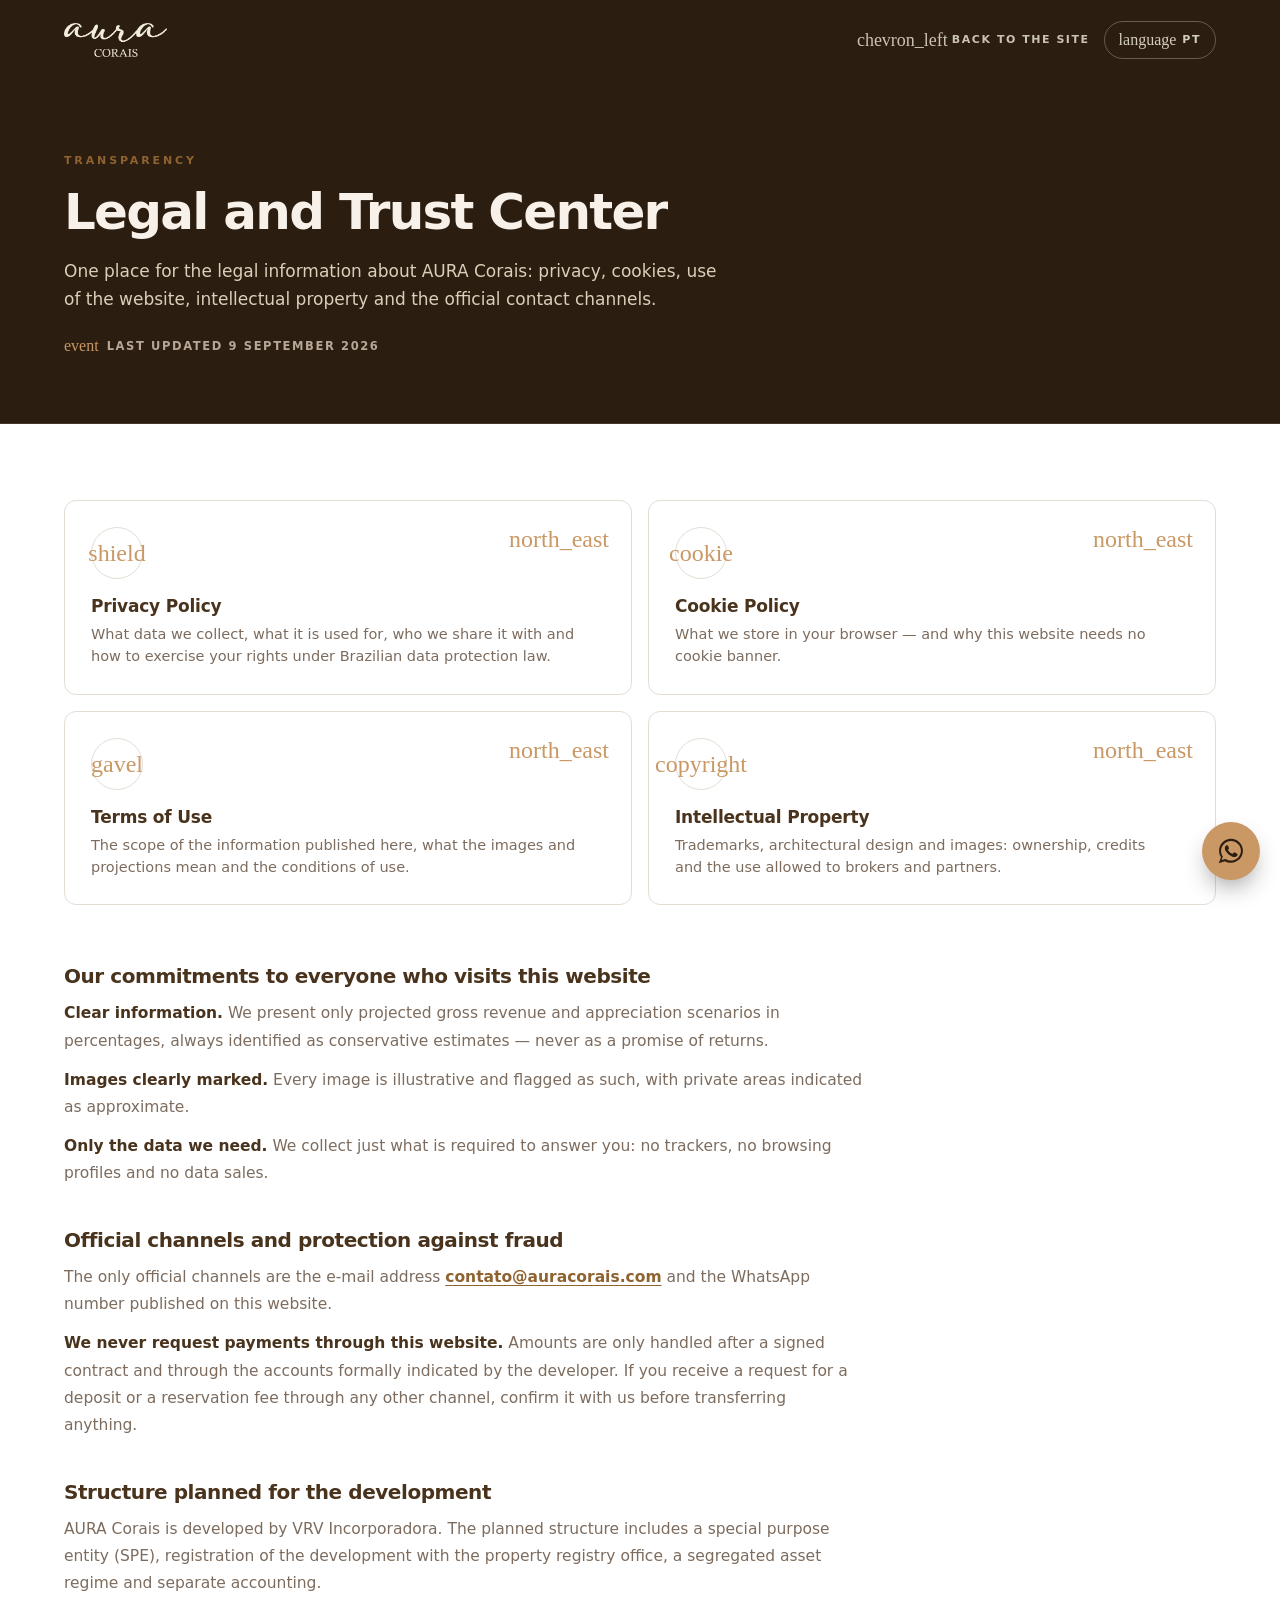
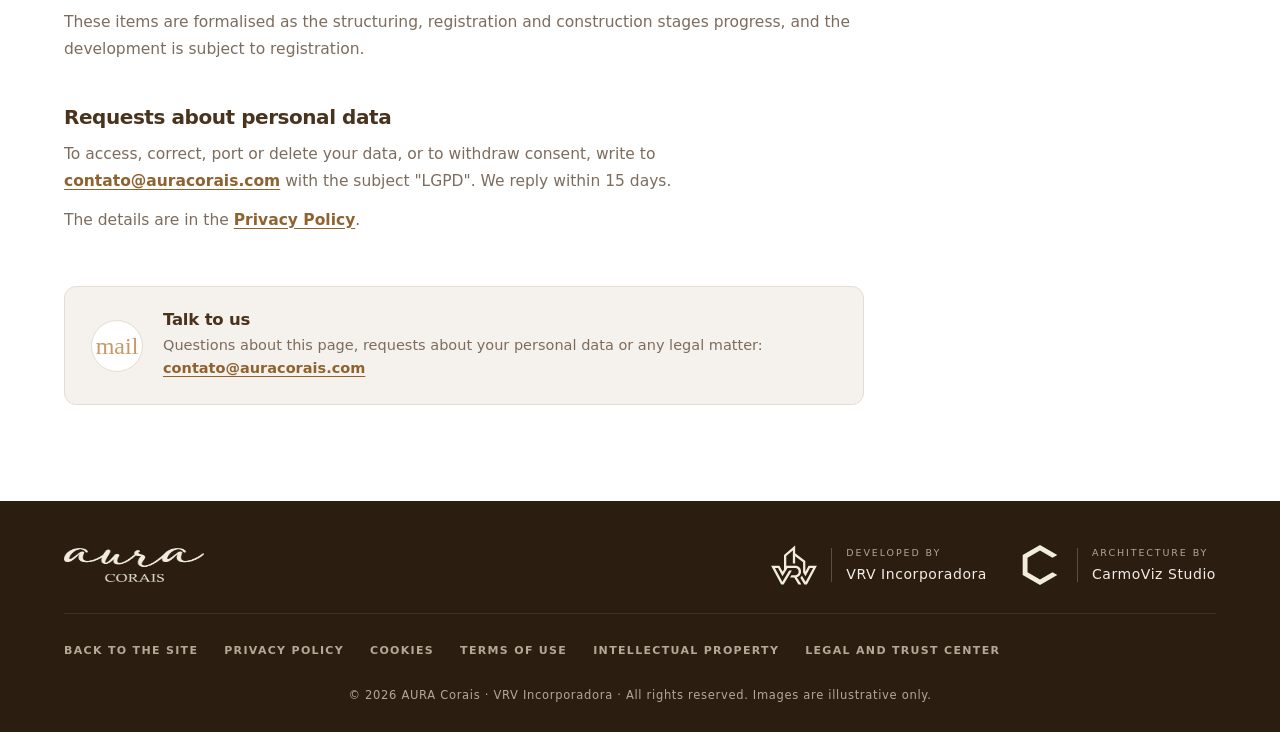
<file: central-juridica.html>
<!DOCTYPE html>
<html lang="pt-BR" data-idioma-alt="en-legal-center.html">
<head>
  <meta charset="UTF-8">
  <meta name="viewport" content="width=device-width, initial-scale=1.0">
  <title>Centro Jurídico e de Confiança · AURA Corais</title>
  <meta name="description" content="Um lugar só para as informações legais do AURA Corais: privacidade, cookies, uso do site, propriedade intelectual e os canais oficiais de contato.">
  <meta property="og:title" content="Centro Jurídico e de Confiança · AURA Corais">
  <meta property="og:description" content="Um lugar só para as informações legais do AURA Corais: privacidade, cookies, uso do site, propriedade intelectual e os canais oficiais de contato.">
  <meta property="og:type" content="article">
  <meta property="og:url" content="https://aura-corais.vercel.app/central-juridica">
  <meta property="og:image" content="https://aura-corais.vercel.app/assets/og-image.jpg">
  <meta property="og:locale" content="pt_BR">
  <meta property="og:site_name" content="AURA Corais">
  <link rel="canonical" href="https://aura-corais.vercel.app/central-juridica">
  <link rel="alternate" hreflang="pt-BR" href="https://aura-corais.vercel.app/central-juridica">
  <link rel="alternate" hreflang="en" href="https://aura-corais.vercel.app/en-legal-center">
  <link rel="alternate" hreflang="x-default" href="https://aura-corais.vercel.app/central-juridica">
  <meta name="robots" content="index,follow">
  <meta name="referrer" content="strict-origin-when-cross-origin">
  <meta http-equiv="X-Content-Type-Options" content="nosniff">
  <meta http-equiv="Content-Security-Policy" content="default-src 'self'; script-src 'self'; style-src 'self' 'unsafe-inline' https://fonts.googleapis.com; img-src 'self' data: https:; font-src 'self' https://fonts.gstatic.com data:; connect-src 'self' https:; frame-src https://maps.google.com https://www.google.com; object-src 'none'; base-uri 'self'; form-action 'self'">
  <meta name="theme-color" content="#2B1D10">
  <link rel="icon" type="image/png" href="assets/favicon.png">
  <link rel="apple-touch-icon" href="assets/favicon.png">
  <link rel="preconnect" href="https://fonts.googleapis.com">
  <link rel="preconnect" href="https://fonts.gstatic.com" crossorigin>
  <!-- impeccable-disable overused-font: Inter é a tipografia do kit comercial inteiro -->
  <link href="https://fonts.googleapis.com/css2?family=Inter:wght@300..900&display=swap" rel="stylesheet">
  <link href="https://fonts.googleapis.com/css2?family=Material+Symbols+Outlined:opsz,wght,FILL,GRAD@20..48,300,0,0&icon_names=account_balance,architecture,beach_access,calendar_month,chat,check,chevron_left,chevron_right,close,construction,cookie,copyright,corporate_fare,description,directions_bike,engineering,event,expand_more,fitness_center,gavel,home_work,key,language,location_on,luggage,mail,mark_email_read,north_east,payments,pool,restaurant,room_service,sauna,search,self_improvement,shield,sms_failed,spa,trending_up&display=block" rel="stylesheet">
  <link rel="stylesheet" href="styles.css?v=202609100429">
  <script src="idioma.js?v=202609100429"></script>
</head>
<body class="pagina-juridica">

<header class="header rolado">
  <div class="container header-inner">
    <a href="index.html" class="logo" aria-label="AURA Corais"><img src="assets/logo-creme.png" alt="AURA Corais" width="140" height="46"></a>
    <div class="header-acoes">
      <a class="voltar" href="index.html"><span class="ms" aria-hidden="true">chevron_left</span>Voltar ao site</a>
      <a class="idioma" href="en-legal-center.html" hreflang="en" aria-label="Ver o site em inglês"><span class="ms" aria-hidden="true">language</span>EN</a>
    </div>
  </div>
</header>

<main>
  <section class="jur-topo">
    <div class="container">
      <span class="tag">Transparência</span>
      <h1>Centro Jurídico e de Confiança</h1>
      <p class="sub">Um lugar só para as informações legais do AURA Corais: privacidade, cookies, uso do site, propriedade intelectual e os canais oficiais de contato.</p>
      <p class="jur-data"><span class="ms" aria-hidden="true">event</span>Atualizado em 09/09/2026</p>
    </div>
  </section>

  <section class="secao jur-corpo">
    <div class="container">
      
      <div class="jur-cards">
        
        <a class="jur-card" href="privacidade.html">
          <span class="ico"><span class="ms" aria-hidden="true">shield</span></span>
          <h3>Política de Privacidade</h3>
          <p>Quais dados coletamos no site, para que servem, com quem compartilhamos e como exercer seus direitos pela LGPD.</p>
          <span class="jur-card-seta ms" aria-hidden="true">north_east</span>
        </a>
        
        <a class="jur-card" href="cookies.html">
          <span class="ico"><span class="ms" aria-hidden="true">cookie</span></span>
          <h3>Política de Cookies</h3>
          <p>O que guardamos no seu navegador — e por que este site não precisa de banner de cookies.</p>
          <span class="jur-card-seta ms" aria-hidden="true">north_east</span>
        </a>
        
        <a class="jur-card" href="termos.html">
          <span class="ico"><span class="ms" aria-hidden="true">gavel</span></span>
          <h3>Termos de Uso</h3>
          <p>O alcance das informações publicadas aqui, o que as imagens e as projeções significam e as condições de uso.</p>
          <span class="jur-card-seta ms" aria-hidden="true">north_east</span>
        </a>
        
        <a class="jur-card" href="propriedade-intelectual.html">
          <span class="ico"><span class="ms" aria-hidden="true">copyright</span></span>
          <h3>Propriedade Intelectual</h3>
          <p>Marcas, projeto arquitetônico e imagens: titularidade, créditos e o uso permitido a corretores e parceiros.</p>
          <span class="jur-card-seta ms" aria-hidden="true">north_east</span>
        </a>
        
      </div>
      
      <div class="jur-texto">
        
        <div class="jur-bloco">
          <h2>Nossos compromissos com quem visita este site</h2>
          <p><b>Informação clara.</b> Apresentamos apenas faturamento bruto projetado e cenários de valorização em percentual, sempre identificados como estimativas conservadoras — nunca como promessa de rentabilidade.</p><p><b>Imagens identificadas.</b> Todas as imagens são ilustrativas e estão sinalizadas como tal, com as áreas privativas indicadas como aproximadas.</p><p><b>Dados no mínimo necessário.</b> Coletamos só o que é preciso para o atendimento, sem rastreadores, sem perfis de navegação e sem venda de dados.</p>
        </div>
        
        <div class="jur-bloco">
          <h2>Canais oficiais e segurança contra fraudes</h2>
          <p>Os únicos canais oficiais são o e-mail <a href="mailto:contato@auracorais.com">contato@auracorais.com</a> e o WhatsApp publicado neste site.</p><p><b>Não solicitamos pagamentos por este site.</b> Qualquer valor só é tratado após contrato assinado e por meio das contas formalmente indicadas pela incorporadora. Recebeu um pedido de depósito, sinal ou reserva por outro canal? Confirme conosco antes de qualquer transferência.</p>
        </div>
        
        <div class="jur-bloco">
          <h2>Estrutura prevista para o empreendimento</h2>
          <p>O AURA Corais é uma realização da VRV Incorporadora. A estrutura prevista contempla sociedade de propósito específico (SPE), registro de incorporação em cartório, patrimônio de afetação e contabilidade segregada.</p><p>Esses itens são formalizados conforme o avanço das etapas de estruturação, registro e obra, e o empreendimento está sujeito a registro de incorporação.</p>
        </div>
        
        <div class="jur-bloco">
          <h2>Pedidos sobre dados pessoais</h2>
          <p>Para acessar, corrigir, portar ou excluir seus dados, ou para retirar o consentimento, escreva para <a href="mailto:contato@auracorais.com">contato@auracorais.com</a> com o assunto "LGPD". O prazo de resposta é de até 15 dias.</p><p>Os detalhes estão na <a href="privacidade.html">Política de Privacidade</a>.</p>
        </div>
        
        <div class="jur-contato">
          <span class="ico"><span class="ms" aria-hidden="true">mail</span></span>
          <div>
            <h3>Fale com a gente</h3>
            <p>Dúvidas sobre esta página, pedidos relacionados aos seus dados pessoais ou qualquer assunto jurídico: <a href="mailto:contato@auracorais.com">contato@auracorais.com</a></p>
          </div>
        </div>
      </div>
    </div>
  </section>
</main>

<footer class="rodape-site">
  <div class="container">
    <div class="topo">
      <img src="assets/logo-creme.png" alt="AURA Corais" width="140" height="46">
      <div class="rodape-marcas">
        <div class="rodape-real"><svg aria-label="VRV Incorporadora" role="img" xmlns="http://www.w3.org/2000/svg" viewBox="175.3 74.3 844.0 717.3"><path fill="currentColor" fill-rule="evenodd" d="M617.7 76.3 L616.3 76.7 L479.0 195.3 L414.0 250.7 L414.0 514.7 L389.3 554.0 L388.3 554.3 L387.0 553.3 L329.7 446.0 L177.3 446.3 L219.3 526.0 L303.0 680.7 L360.3 788.3 L362.0 789.7 L406.7 789.3 L558.7 535.3 L509.7 535.0 L508.3 536.0 L385.0 741.3 L383.7 742.0 L382.7 741.3 L329.3 640.3 L248.3 490.0 L248.0 488.3 L249.3 487.3 L303.3 487.3 L305.0 488.3 L385.3 638.7 L387.0 640.3 L392.3 632.3 L478.3 490.0 L480.3 487.7 L621.0 487.7 L628.7 488.7 L636.7 490.7 L644.0 493.3 L652.3 497.7 L659.3 502.7 L667.0 510.3 L671.0 515.7 L675.0 522.7 L678.0 530.0 L681.0 543.0 L681.7 559.3 L680.0 571.7 L676.0 583.3 L673.0 589.3 L668.3 596.0 L660.3 604.0 L651.3 610.3 L640.0 615.7 L628.0 619.0 L612.7 620.7 L552.0 620.7 L549.7 623.3 L527.7 660.0 L527.3 661.7 L599.7 662.3 L620.7 695.3 L678.7 789.3 L730.7 789.3 L724.0 777.7 L648.7 657.7 L648.7 656.3 L649.7 655.7 L652.3 655.3 L661.3 652.3 L674.3 646.3 L683.3 640.7 L693.3 632.7 L700.0 626.0 L709.3 613.7 L714.7 604.3 L720.7 589.3 L723.7 577.3 L725.3 564.0 L725.7 547.3 L724.7 536.0 L722.3 524.0 L717.7 510.0 L712.7 499.3 L704.3 486.7 L697.3 478.7 L689.7 471.7 L682.0 466.0 L673.7 461.0 L666.3 457.3 L655.3 453.0 L636.0 448.0 L619.0 446.0 L456.7 446.0 L455.3 444.7 L455.7 269.7 L574.7 167.0 L575.7 166.7 L576.7 167.3 L576.3 406.7 L577.3 407.7 L617.3 407.3 L618.3 406.3 L618.0 299.3 L618.3 271.3 L619.3 270.7 L764.0 380.7 L764.3 568.3 L807.7 640.0 L809.0 640.0 L889.7 489.0 L892.0 487.3 L946.0 487.3 L947.0 488.0 L947.0 489.3 L928.3 524.7 L817.0 732.7 L811.7 741.7 L811.0 742.0 L809.7 741.0 L744.0 631.3 L743.3 631.0 L742.0 632.0 L736.7 640.3 L726.3 653.0 L720.0 659.3 L713.3 664.7 L713.3 665.7 L788.3 789.3 L833.0 789.7 L834.3 788.7 L1017.3 447.3 L1017.3 446.3 L1016.7 446.0 L865.3 446.3 L808.0 553.3 L806.3 553.3 L805.3 548.0 L805.3 359.7 L618.3 217.3 L618.3 76.7 Z"/></svg><span class="filete"></span><div><div class="lab">Realização</div><div class="nome">VRV Incorporadora</div></div></div>
        <a class="rodape-real projeto" href="https://carmoviz.com" target="_blank" rel="noopener noreferrer"><svg aria-label="CarmoViz Studio" role="img" viewBox="453 221 3093 3572" xmlns="http://www.w3.org/2000/svg"><polygon fill="currentColor" points="3545.94,1114.27 1999.47,221.42 453,1114.27 453,2899.99 1999.47,3792.84 3545.94,2899.99 3112.93,2649.99 1999.47,3292.84 886.01,2649.99 886.01,1364.27 1999.47,721.42 3112.93,1364.27"/></svg><span class="filete"></span><div><div class="lab">Projeto</div><div class="nome">CarmoViz Studio</div></div></a>
      </div>
    </div>
    <nav class="rodape-juridico" aria-label="Páginas jurídicas">
      <a href="index.html">Voltar ao site</a>
      <a href="privacidade.html">Política de Privacidade</a>
      <a href="cookies.html">Cookies</a>
      <a href="termos.html">Termos de Uso</a>
      <a href="propriedade-intelectual.html">Propriedade Intelectual</a>
      <a href="central-juridica.html">Centro Jurídico e de Confiança</a>
    </nav>
    <p class="copy">© 2026 AURA Corais · VRV Incorporadora · Todos os direitos reservados. Imagens meramente ilustrativas.</p>
  </div>
</footer>

<a class="whats" href="https://wa.me/5573999999999?text=Ol%C3%A1%21%20Vi%20o%20site%20do%20AURA%20Corais%20e%20quero%20receber%20a%20apresenta%C3%A7%C3%A3o." target="_blank" rel="noopener noreferrer" aria-label="Falar pelo WhatsApp">
  <svg viewBox="0 0 32 32" aria-hidden="true"><path d="M16 3C9 3 3.3 8.7 3.3 15.7c0 2.5.7 4.9 2 7L3 29l6.5-2.2c2 1.1 4.2 1.6 6.5 1.6 7 0 12.7-5.7 12.7-12.7S23 3 16 3zm0 23.2c-2 0-4-.5-5.7-1.6l-.4-.2-3.9 1.3 1.3-3.8-.3-.4a10.4 10.4 0 0 1-1.6-5.6C5.4 9.9 10.2 5.2 16 5.2s10.6 4.7 10.6 10.5S21.8 26.2 16 26.2zm5.8-7.8c-.3-.2-1.9-.9-2.2-1-.3-.1-.5-.2-.7.2s-.8 1-1 1.2c-.2.2-.4.2-.7.1-.3-.2-1.3-.5-2.5-1.6-.9-.8-1.6-1.9-1.8-2.2-.2-.3 0-.5.1-.6l.5-.6.3-.5c.1-.2 0-.4 0-.6l-1-2.4c-.3-.6-.5-.5-.7-.5h-.6c-.2 0-.6.1-.9.4-.3.3-1.2 1.1-1.2 2.8s1.2 3.3 1.4 3.5c.2.2 2.4 3.6 5.7 5 .8.3 1.4.6 1.9.7.8.3 1.5.2 2.1.1.6-.1 1.9-.8 2.2-1.5.3-.8.3-1.4.2-1.5-.1-.1-.3-.2-.6-.4z"/></svg>
</a>

<!-- dados da página lidos pelo script.js (idioma, textos da interface, contatos) -->
<script type="application/json" id="dados-site">{"lang": "pt", "nome": "AURA Corais", "whatsapp": "5573999999999", "msgWhats": "Olá! Vi o site do AURA Corais e quero receber a apresentação.", "formEndpoint": "https://formsubmit.co/ajax/contato@auracorais.com", "autoplayMs": 6000, "txt": {"enviando": "Enviando…", "sucTitulo": "Cadastro enviado!", "sucTexto": "Seus dados foram enviados por e-mail para a equipe do AURA Corais. Em breve você recebe a apresentação completa e as novidades do lançamento.", "erroTitulo": "Não conseguimos enviar agora", "erroTexto": "O envio automático falhou. Fale com a equipe do AURA Corais pelo WhatsApp — respondemos em instantes.", "telBR": "(DD) 99999-9999", "telIntl": "Número com DDD", "semPais": "Nenhum país encontrado", "newsInvalido": "Informe um e-mail válido.", "newsOk": "Pronto! Você está na lista de novidades.", "newsErro": "Não conseguimos cadastrar agora. Tente novamente em instantes."}}</script>
<script src="script.js?v=202609100429"></script>

</body>
</html>
</file>
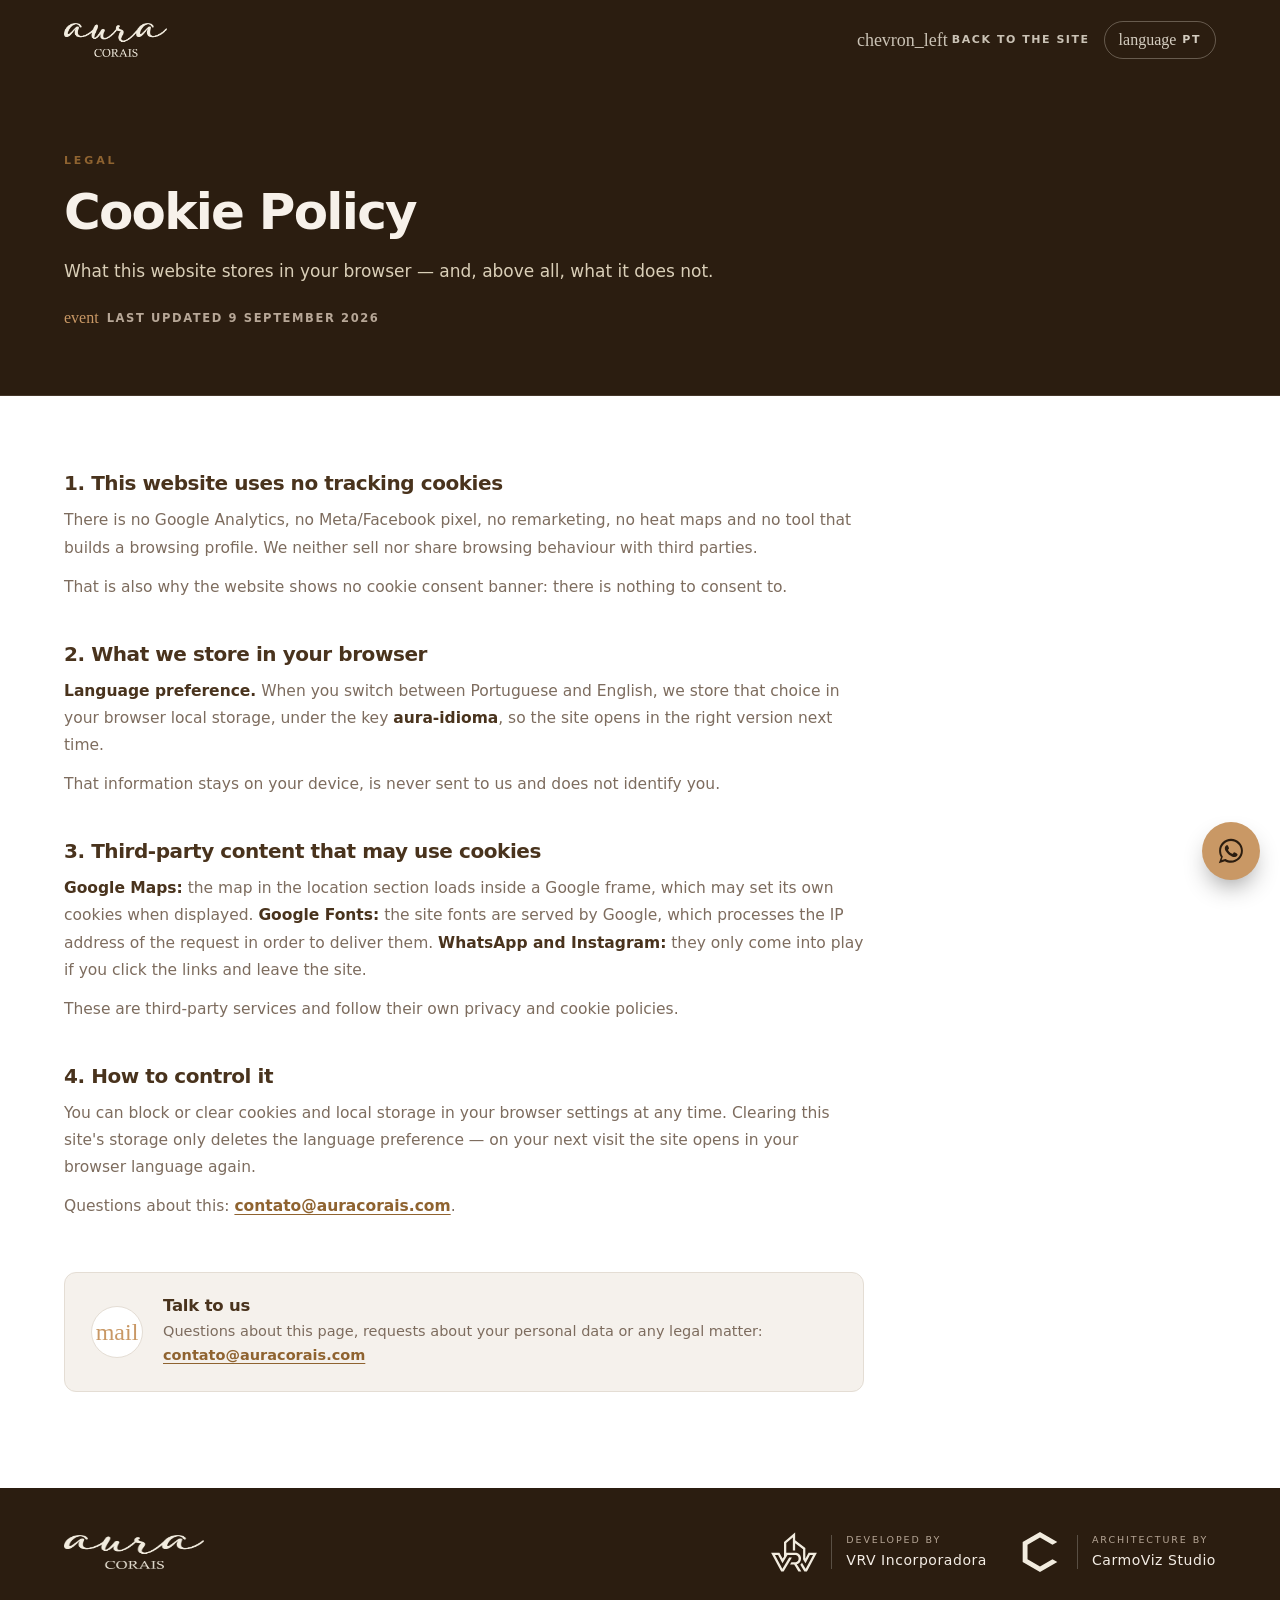
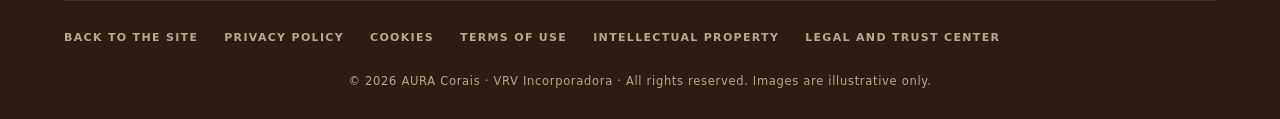
<file: cookies.html>
<!DOCTYPE html>
<html lang="pt-BR" data-idioma-alt="en-cookies.html">
<head>
  <meta charset="UTF-8">
  <meta name="viewport" content="width=device-width, initial-scale=1.0">
  <title>Política de Cookies · AURA Corais</title>
  <meta name="description" content="O que este site guarda no seu navegador — e, principalmente, o que ele não guarda.">
  <meta property="og:title" content="Política de Cookies · AURA Corais">
  <meta property="og:description" content="O que este site guarda no seu navegador — e, principalmente, o que ele não guarda.">
  <meta property="og:type" content="article">
  <meta property="og:url" content="https://aura-corais.vercel.app/cookies">
  <meta property="og:image" content="https://aura-corais.vercel.app/assets/og-image.jpg">
  <meta property="og:locale" content="pt_BR">
  <meta property="og:site_name" content="AURA Corais">
  <link rel="canonical" href="https://aura-corais.vercel.app/cookies">
  <link rel="alternate" hreflang="pt-BR" href="https://aura-corais.vercel.app/cookies">
  <link rel="alternate" hreflang="en" href="https://aura-corais.vercel.app/en-cookies">
  <link rel="alternate" hreflang="x-default" href="https://aura-corais.vercel.app/cookies">
  <meta name="robots" content="index,follow">
  <meta name="referrer" content="strict-origin-when-cross-origin">
  <meta http-equiv="X-Content-Type-Options" content="nosniff">
  <meta http-equiv="Content-Security-Policy" content="default-src 'self'; script-src 'self'; style-src 'self' 'unsafe-inline' https://fonts.googleapis.com; img-src 'self' data: https:; font-src 'self' https://fonts.gstatic.com data:; connect-src 'self' https:; frame-src https://maps.google.com https://www.google.com; object-src 'none'; base-uri 'self'; form-action 'self'">
  <meta name="theme-color" content="#2B1D10">
  <link rel="icon" type="image/png" href="assets/favicon.png">
  <link rel="apple-touch-icon" href="assets/favicon.png">
  <link rel="preconnect" href="https://fonts.googleapis.com">
  <link rel="preconnect" href="https://fonts.gstatic.com" crossorigin>
  <!-- impeccable-disable overused-font: Inter é a tipografia do kit comercial inteiro -->
  <link href="https://fonts.googleapis.com/css2?family=Inter:wght@300..900&display=swap" rel="stylesheet">
  <link href="https://fonts.googleapis.com/css2?family=Material+Symbols+Outlined:opsz,wght,FILL,GRAD@20..48,300,0,0&icon_names=account_balance,architecture,beach_access,calendar_month,chat,check,chevron_left,chevron_right,close,construction,cookie,copyright,corporate_fare,description,directions_bike,engineering,event,expand_more,fitness_center,gavel,home_work,key,language,location_on,luggage,mail,mark_email_read,north_east,payments,pool,restaurant,room_service,sauna,search,self_improvement,shield,sms_failed,spa,trending_up&display=block" rel="stylesheet">
  <link rel="stylesheet" href="styles.css?v=202609100429">
  <script src="idioma.js?v=202609100429"></script>
</head>
<body class="pagina-juridica">

<header class="header rolado">
  <div class="container header-inner">
    <a href="index.html" class="logo" aria-label="AURA Corais"><img src="assets/logo-creme.png" alt="AURA Corais" width="140" height="46"></a>
    <div class="header-acoes">
      <a class="voltar" href="index.html"><span class="ms" aria-hidden="true">chevron_left</span>Voltar ao site</a>
      <a class="idioma" href="en-cookies.html" hreflang="en" aria-label="Ver o site em inglês"><span class="ms" aria-hidden="true">language</span>EN</a>
    </div>
  </div>
</header>

<main>
  <section class="jur-topo">
    <div class="container">
      <span class="tag">Jurídico</span>
      <h1>Política de Cookies</h1>
      <p class="sub">O que este site guarda no seu navegador — e, principalmente, o que ele não guarda.</p>
      <p class="jur-data"><span class="ms" aria-hidden="true">event</span>Atualizado em 09/09/2026</p>
    </div>
  </section>

  <section class="secao jur-corpo">
    <div class="container">
      
      <div class="jur-texto">
        
        <div class="jur-bloco">
          <h2>1. Este site não usa cookies de rastreamento</h2>
          <p>Não há Google Analytics, pixel de Meta/Facebook, remarketing, mapa de calor ou qualquer ferramenta que crie perfil de navegação. Não vendemos nem compartilhamos comportamento de navegação com terceiros.</p><p>Por isso o site também não exibe aquele banner de consentimento de cookies: não há o que consentir.</p>
        </div>
        
        <div class="jur-bloco">
          <h2>2. O que guardamos no seu navegador</h2>
          <p><b>Preferência de idioma.</b> Quando você troca entre português e inglês, guardamos essa escolha no armazenamento local (localStorage) do seu navegador, com a chave <b>aura-idioma</b>, para abrir na versão certa da próxima vez.</p><p>Essa informação fica apenas no seu dispositivo, não é enviada para nós e não identifica você.</p>
        </div>
        
        <div class="jur-bloco">
          <h2>3. Conteúdos de terceiros que podem usar cookies</h2>
          <p><b>Google Maps:</b> o mapa da página de localização é carregado dentro de um quadro do Google, que pode definir cookies próprios quando exibido. <b>Google Fonts:</b> as fontes do site são servidas pelo Google, que processa o endereço IP da requisição para entregá-las. <b>WhatsApp e Instagram:</b> só entram em cena se você clicar nos links e sair do site.</p><p>Esses serviços são de terceiros e seguem as políticas de privacidade e de cookies de cada um.</p>
        </div>
        
        <div class="jur-bloco">
          <h2>4. Como controlar</h2>
          <p>Você pode bloquear ou apagar cookies e o armazenamento local pelas configurações do seu navegador, a qualquer momento. Limpar o armazenamento deste site apaga apenas a preferência de idioma — na visita seguinte, o site volta a abrir no idioma do navegador.</p><p>Dúvidas sobre este assunto: <a href="mailto:contato@auracorais.com">contato@auracorais.com</a>.</p>
        </div>
        
        <div class="jur-contato">
          <span class="ico"><span class="ms" aria-hidden="true">mail</span></span>
          <div>
            <h3>Fale com a gente</h3>
            <p>Dúvidas sobre esta página, pedidos relacionados aos seus dados pessoais ou qualquer assunto jurídico: <a href="mailto:contato@auracorais.com">contato@auracorais.com</a></p>
          </div>
        </div>
      </div>
    </div>
  </section>
</main>

<footer class="rodape-site">
  <div class="container">
    <div class="topo">
      <img src="assets/logo-creme.png" alt="AURA Corais" width="140" height="46">
      <div class="rodape-marcas">
        <div class="rodape-real"><svg aria-label="VRV Incorporadora" role="img" xmlns="http://www.w3.org/2000/svg" viewBox="175.3 74.3 844.0 717.3"><path fill="currentColor" fill-rule="evenodd" d="M617.7 76.3 L616.3 76.7 L479.0 195.3 L414.0 250.7 L414.0 514.7 L389.3 554.0 L388.3 554.3 L387.0 553.3 L329.7 446.0 L177.3 446.3 L219.3 526.0 L303.0 680.7 L360.3 788.3 L362.0 789.7 L406.7 789.3 L558.7 535.3 L509.7 535.0 L508.3 536.0 L385.0 741.3 L383.7 742.0 L382.7 741.3 L329.3 640.3 L248.3 490.0 L248.0 488.3 L249.3 487.3 L303.3 487.3 L305.0 488.3 L385.3 638.7 L387.0 640.3 L392.3 632.3 L478.3 490.0 L480.3 487.7 L621.0 487.7 L628.7 488.7 L636.7 490.7 L644.0 493.3 L652.3 497.7 L659.3 502.7 L667.0 510.3 L671.0 515.7 L675.0 522.7 L678.0 530.0 L681.0 543.0 L681.7 559.3 L680.0 571.7 L676.0 583.3 L673.0 589.3 L668.3 596.0 L660.3 604.0 L651.3 610.3 L640.0 615.7 L628.0 619.0 L612.7 620.7 L552.0 620.7 L549.7 623.3 L527.7 660.0 L527.3 661.7 L599.7 662.3 L620.7 695.3 L678.7 789.3 L730.7 789.3 L724.0 777.7 L648.7 657.7 L648.7 656.3 L649.7 655.7 L652.3 655.3 L661.3 652.3 L674.3 646.3 L683.3 640.7 L693.3 632.7 L700.0 626.0 L709.3 613.7 L714.7 604.3 L720.7 589.3 L723.7 577.3 L725.3 564.0 L725.7 547.3 L724.7 536.0 L722.3 524.0 L717.7 510.0 L712.7 499.3 L704.3 486.7 L697.3 478.7 L689.7 471.7 L682.0 466.0 L673.7 461.0 L666.3 457.3 L655.3 453.0 L636.0 448.0 L619.0 446.0 L456.7 446.0 L455.3 444.7 L455.7 269.7 L574.7 167.0 L575.7 166.7 L576.7 167.3 L576.3 406.7 L577.3 407.7 L617.3 407.3 L618.3 406.3 L618.0 299.3 L618.3 271.3 L619.3 270.7 L764.0 380.7 L764.3 568.3 L807.7 640.0 L809.0 640.0 L889.7 489.0 L892.0 487.3 L946.0 487.3 L947.0 488.0 L947.0 489.3 L928.3 524.7 L817.0 732.7 L811.7 741.7 L811.0 742.0 L809.7 741.0 L744.0 631.3 L743.3 631.0 L742.0 632.0 L736.7 640.3 L726.3 653.0 L720.0 659.3 L713.3 664.7 L713.3 665.7 L788.3 789.3 L833.0 789.7 L834.3 788.7 L1017.3 447.3 L1017.3 446.3 L1016.7 446.0 L865.3 446.3 L808.0 553.3 L806.3 553.3 L805.3 548.0 L805.3 359.7 L618.3 217.3 L618.3 76.7 Z"/></svg><span class="filete"></span><div><div class="lab">Realização</div><div class="nome">VRV Incorporadora</div></div></div>
        <a class="rodape-real projeto" href="https://carmoviz.com" target="_blank" rel="noopener noreferrer"><svg aria-label="CarmoViz Studio" role="img" viewBox="453 221 3093 3572" xmlns="http://www.w3.org/2000/svg"><polygon fill="currentColor" points="3545.94,1114.27 1999.47,221.42 453,1114.27 453,2899.99 1999.47,3792.84 3545.94,2899.99 3112.93,2649.99 1999.47,3292.84 886.01,2649.99 886.01,1364.27 1999.47,721.42 3112.93,1364.27"/></svg><span class="filete"></span><div><div class="lab">Projeto</div><div class="nome">CarmoViz Studio</div></div></a>
      </div>
    </div>
    <nav class="rodape-juridico" aria-label="Páginas jurídicas">
      <a href="index.html">Voltar ao site</a>
      <a href="privacidade.html">Política de Privacidade</a>
      <a href="cookies.html">Cookies</a>
      <a href="termos.html">Termos de Uso</a>
      <a href="propriedade-intelectual.html">Propriedade Intelectual</a>
      <a href="central-juridica.html">Centro Jurídico e de Confiança</a>
    </nav>
    <p class="copy">© 2026 AURA Corais · VRV Incorporadora · Todos os direitos reservados. Imagens meramente ilustrativas.</p>
  </div>
</footer>

<a class="whats" href="https://wa.me/5573999999999?text=Ol%C3%A1%21%20Vi%20o%20site%20do%20AURA%20Corais%20e%20quero%20receber%20a%20apresenta%C3%A7%C3%A3o." target="_blank" rel="noopener noreferrer" aria-label="Falar pelo WhatsApp">
  <svg viewBox="0 0 32 32" aria-hidden="true"><path d="M16 3C9 3 3.3 8.7 3.3 15.7c0 2.5.7 4.9 2 7L3 29l6.5-2.2c2 1.1 4.2 1.6 6.5 1.6 7 0 12.7-5.7 12.7-12.7S23 3 16 3zm0 23.2c-2 0-4-.5-5.7-1.6l-.4-.2-3.9 1.3 1.3-3.8-.3-.4a10.4 10.4 0 0 1-1.6-5.6C5.4 9.9 10.2 5.2 16 5.2s10.6 4.7 10.6 10.5S21.8 26.2 16 26.2zm5.8-7.8c-.3-.2-1.9-.9-2.2-1-.3-.1-.5-.2-.7.2s-.8 1-1 1.2c-.2.2-.4.2-.7.1-.3-.2-1.3-.5-2.5-1.6-.9-.8-1.6-1.9-1.8-2.2-.2-.3 0-.5.1-.6l.5-.6.3-.5c.1-.2 0-.4 0-.6l-1-2.4c-.3-.6-.5-.5-.7-.5h-.6c-.2 0-.6.1-.9.4-.3.3-1.2 1.1-1.2 2.8s1.2 3.3 1.4 3.5c.2.2 2.4 3.6 5.7 5 .8.3 1.4.6 1.9.7.8.3 1.5.2 2.1.1.6-.1 1.9-.8 2.2-1.5.3-.8.3-1.4.2-1.5-.1-.1-.3-.2-.6-.4z"/></svg>
</a>

<!-- dados da página lidos pelo script.js (idioma, textos da interface, contatos) -->
<script type="application/json" id="dados-site">{"lang": "pt", "nome": "AURA Corais", "whatsapp": "5573999999999", "msgWhats": "Olá! Vi o site do AURA Corais e quero receber a apresentação.", "formEndpoint": "https://formsubmit.co/ajax/contato@auracorais.com", "autoplayMs": 6000, "txt": {"enviando": "Enviando…", "sucTitulo": "Cadastro enviado!", "sucTexto": "Seus dados foram enviados por e-mail para a equipe do AURA Corais. Em breve você recebe a apresentação completa e as novidades do lançamento.", "erroTitulo": "Não conseguimos enviar agora", "erroTexto": "O envio automático falhou. Fale com a equipe do AURA Corais pelo WhatsApp — respondemos em instantes.", "telBR": "(DD) 99999-9999", "telIntl": "Número com DDD", "semPais": "Nenhum país encontrado", "newsInvalido": "Informe um e-mail válido.", "newsOk": "Pronto! Você está na lista de novidades.", "newsErro": "Não conseguimos cadastrar agora. Tente novamente em instantes."}}</script>
<script src="script.js?v=202609100429"></script>

</body>
</html>
</file>
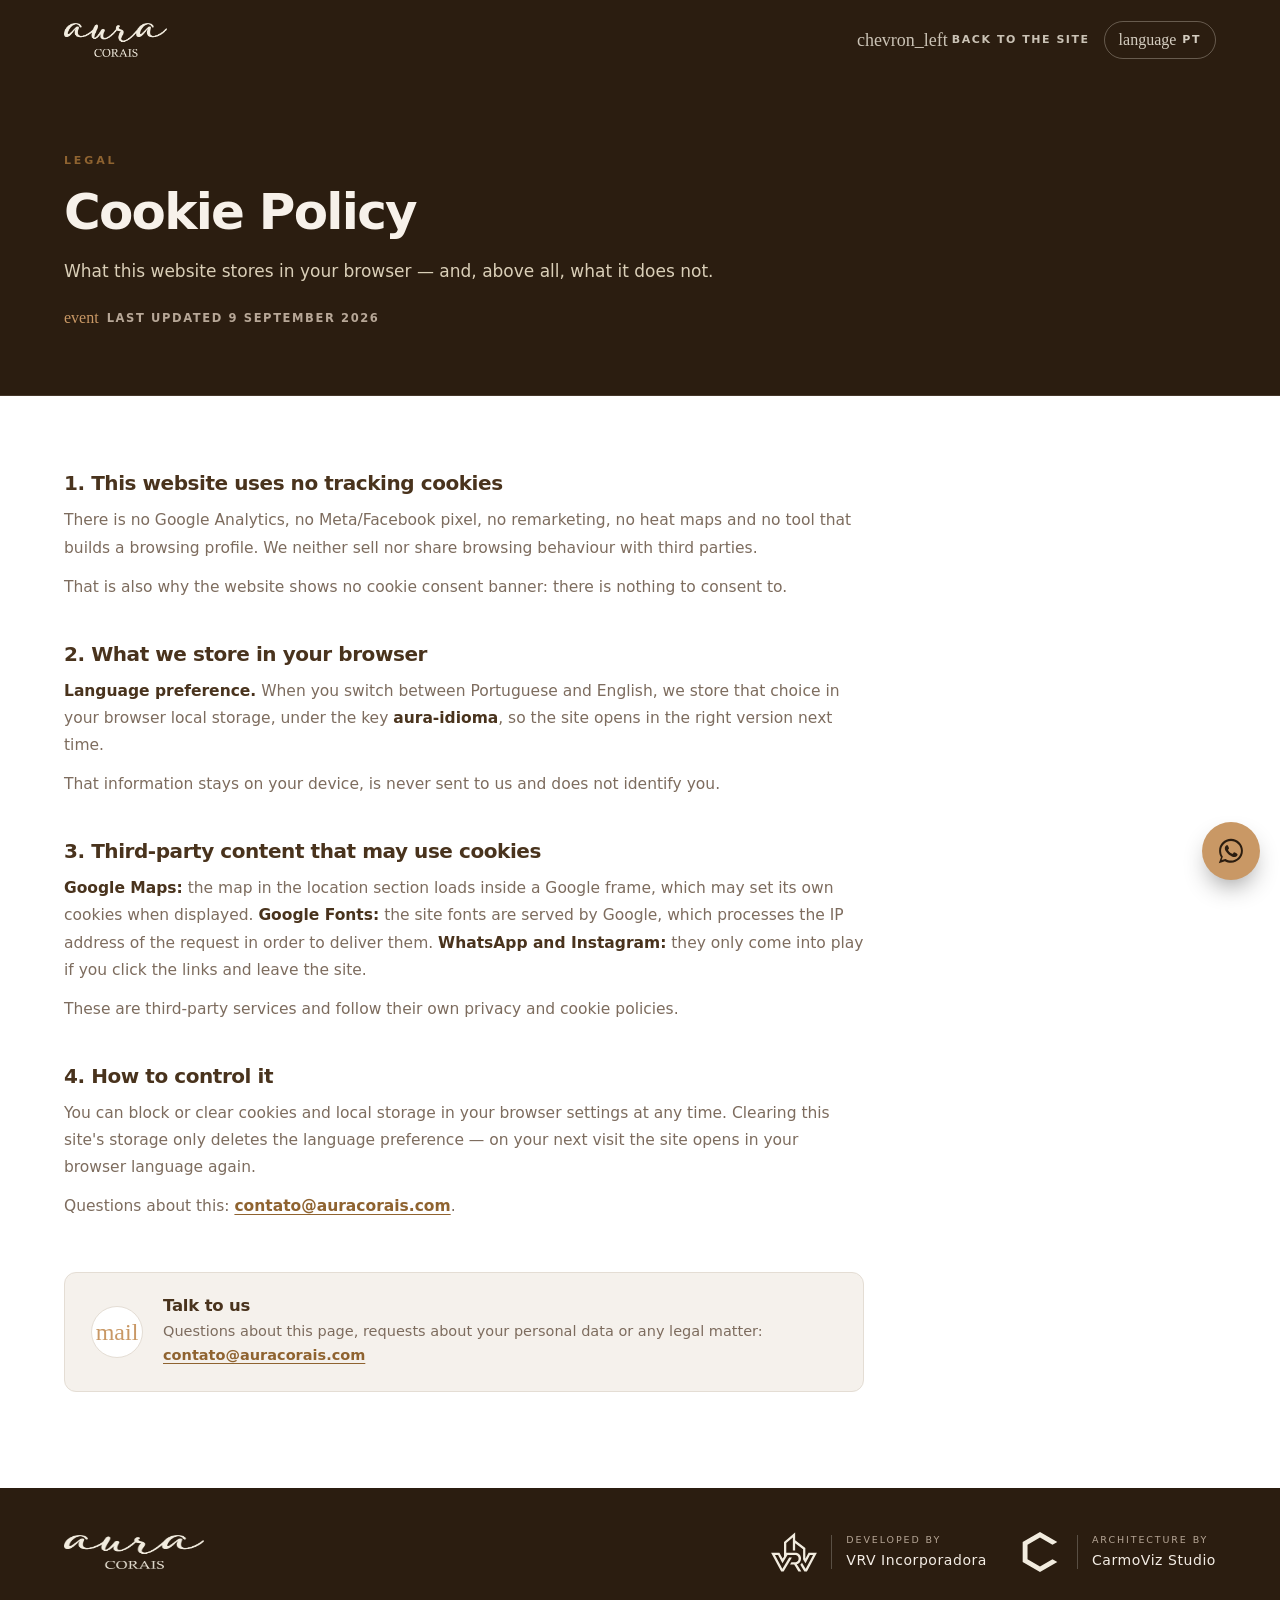
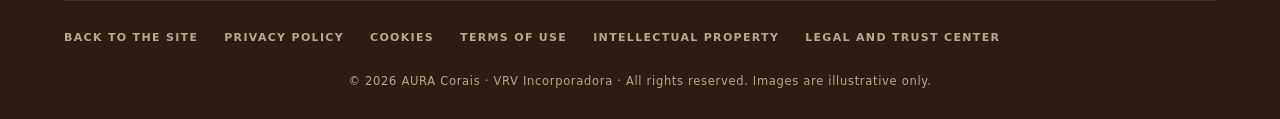
<file: en-cookies.html>
<!DOCTYPE html>
<html lang="en" data-idioma-alt="cookies.html">
<head>
  <meta charset="UTF-8">
  <meta name="viewport" content="width=device-width, initial-scale=1.0">
  <title>Cookie Policy · AURA Corais</title>
  <meta name="description" content="What this website stores in your browser — and, above all, what it does not.">
  <meta property="og:title" content="Cookie Policy · AURA Corais">
  <meta property="og:description" content="What this website stores in your browser — and, above all, what it does not.">
  <meta property="og:type" content="article">
  <meta property="og:url" content="https://aura-corais.vercel.app/en-cookies">
  <meta property="og:image" content="https://aura-corais.vercel.app/assets/og-image.jpg">
  <meta property="og:locale" content="en_US">
  <meta property="og:site_name" content="AURA Corais">
  <link rel="canonical" href="https://aura-corais.vercel.app/en-cookies">
  <link rel="alternate" hreflang="pt-BR" href="https://aura-corais.vercel.app/cookies">
  <link rel="alternate" hreflang="en" href="https://aura-corais.vercel.app/en-cookies">
  <link rel="alternate" hreflang="x-default" href="https://aura-corais.vercel.app/cookies">
  <meta name="robots" content="index,follow">
  <meta name="referrer" content="strict-origin-when-cross-origin">
  <meta http-equiv="X-Content-Type-Options" content="nosniff">
  <meta http-equiv="Content-Security-Policy" content="default-src 'self'; script-src 'self'; style-src 'self' 'unsafe-inline' https://fonts.googleapis.com; img-src 'self' data: https:; font-src 'self' https://fonts.gstatic.com data:; connect-src 'self' https:; frame-src https://maps.google.com https://www.google.com; object-src 'none'; base-uri 'self'; form-action 'self'">
  <meta name="theme-color" content="#2B1D10">
  <link rel="icon" type="image/png" href="assets/favicon.png">
  <link rel="apple-touch-icon" href="assets/favicon.png">
  <link rel="preconnect" href="https://fonts.googleapis.com">
  <link rel="preconnect" href="https://fonts.gstatic.com" crossorigin>
  <!-- impeccable-disable overused-font: Inter é a tipografia do kit comercial inteiro -->
  <link href="https://fonts.googleapis.com/css2?family=Inter:wght@300..900&display=swap" rel="stylesheet">
  <link href="https://fonts.googleapis.com/css2?family=Material+Symbols+Outlined:opsz,wght,FILL,GRAD@20..48,300,0,0&icon_names=account_balance,architecture,beach_access,calendar_month,chat,check,chevron_left,chevron_right,close,construction,cookie,copyright,corporate_fare,description,directions_bike,engineering,event,expand_more,fitness_center,gavel,home_work,key,language,location_on,luggage,mail,mark_email_read,north_east,payments,pool,restaurant,room_service,sauna,search,self_improvement,shield,sms_failed,spa,trending_up&display=block" rel="stylesheet">
  <link rel="stylesheet" href="styles.css?v=202609100429">
  <script src="idioma.js?v=202609100429"></script>
</head>
<body class="pagina-juridica">

<header class="header rolado">
  <div class="container header-inner">
    <a href="en.html" class="logo" aria-label="AURA Corais"><img src="assets/logo-creme.png" alt="AURA Corais" width="140" height="46"></a>
    <div class="header-acoes">
      <a class="voltar" href="en.html"><span class="ms" aria-hidden="true">chevron_left</span>Back to the site</a>
      <a class="idioma" href="cookies.html" hreflang="pt-BR" aria-label="Ver o site em português"><span class="ms" aria-hidden="true">language</span>PT</a>
    </div>
  </div>
</header>

<main>
  <section class="jur-topo">
    <div class="container">
      <span class="tag">Legal</span>
      <h1>Cookie Policy</h1>
      <p class="sub">What this website stores in your browser — and, above all, what it does not.</p>
      <p class="jur-data"><span class="ms" aria-hidden="true">event</span>Last updated 9 September 2026</p>
    </div>
  </section>

  <section class="secao jur-corpo">
    <div class="container">
      
      <div class="jur-texto">
        
        <div class="jur-bloco">
          <h2>1. This website uses no tracking cookies</h2>
          <p>There is no Google Analytics, no Meta/Facebook pixel, no remarketing, no heat maps and no tool that builds a browsing profile. We neither sell nor share browsing behaviour with third parties.</p><p>That is also why the website shows no cookie consent banner: there is nothing to consent to.</p>
        </div>
        
        <div class="jur-bloco">
          <h2>2. What we store in your browser</h2>
          <p><b>Language preference.</b> When you switch between Portuguese and English, we store that choice in your browser local storage, under the key <b>aura-idioma</b>, so the site opens in the right version next time.</p><p>That information stays on your device, is never sent to us and does not identify you.</p>
        </div>
        
        <div class="jur-bloco">
          <h2>3. Third-party content that may use cookies</h2>
          <p><b>Google Maps:</b> the map in the location section loads inside a Google frame, which may set its own cookies when displayed. <b>Google Fonts:</b> the site fonts are served by Google, which processes the IP address of the request in order to deliver them. <b>WhatsApp and Instagram:</b> they only come into play if you click the links and leave the site.</p><p>These are third-party services and follow their own privacy and cookie policies.</p>
        </div>
        
        <div class="jur-bloco">
          <h2>4. How to control it</h2>
          <p>You can block or clear cookies and local storage in your browser settings at any time. Clearing this site's storage only deletes the language preference — on your next visit the site opens in your browser language again.</p><p>Questions about this: <a href="mailto:contato@auracorais.com">contato@auracorais.com</a>.</p>
        </div>
        
        <div class="jur-contato">
          <span class="ico"><span class="ms" aria-hidden="true">mail</span></span>
          <div>
            <h3>Talk to us</h3>
            <p>Questions about this page, requests about your personal data or any legal matter: <a href="mailto:contato@auracorais.com">contato@auracorais.com</a></p>
          </div>
        </div>
      </div>
    </div>
  </section>
</main>

<footer class="rodape-site">
  <div class="container">
    <div class="topo">
      <img src="assets/logo-creme.png" alt="AURA Corais" width="140" height="46">
      <div class="rodape-marcas">
        <div class="rodape-real"><svg aria-label="VRV Incorporadora" role="img" xmlns="http://www.w3.org/2000/svg" viewBox="175.3 74.3 844.0 717.3"><path fill="currentColor" fill-rule="evenodd" d="M617.7 76.3 L616.3 76.7 L479.0 195.3 L414.0 250.7 L414.0 514.7 L389.3 554.0 L388.3 554.3 L387.0 553.3 L329.7 446.0 L177.3 446.3 L219.3 526.0 L303.0 680.7 L360.3 788.3 L362.0 789.7 L406.7 789.3 L558.7 535.3 L509.7 535.0 L508.3 536.0 L385.0 741.3 L383.7 742.0 L382.7 741.3 L329.3 640.3 L248.3 490.0 L248.0 488.3 L249.3 487.3 L303.3 487.3 L305.0 488.3 L385.3 638.7 L387.0 640.3 L392.3 632.3 L478.3 490.0 L480.3 487.7 L621.0 487.7 L628.7 488.7 L636.7 490.7 L644.0 493.3 L652.3 497.7 L659.3 502.7 L667.0 510.3 L671.0 515.7 L675.0 522.7 L678.0 530.0 L681.0 543.0 L681.7 559.3 L680.0 571.7 L676.0 583.3 L673.0 589.3 L668.3 596.0 L660.3 604.0 L651.3 610.3 L640.0 615.7 L628.0 619.0 L612.7 620.7 L552.0 620.7 L549.7 623.3 L527.7 660.0 L527.3 661.7 L599.7 662.3 L620.7 695.3 L678.7 789.3 L730.7 789.3 L724.0 777.7 L648.7 657.7 L648.7 656.3 L649.7 655.7 L652.3 655.3 L661.3 652.3 L674.3 646.3 L683.3 640.7 L693.3 632.7 L700.0 626.0 L709.3 613.7 L714.7 604.3 L720.7 589.3 L723.7 577.3 L725.3 564.0 L725.7 547.3 L724.7 536.0 L722.3 524.0 L717.7 510.0 L712.7 499.3 L704.3 486.7 L697.3 478.7 L689.7 471.7 L682.0 466.0 L673.7 461.0 L666.3 457.3 L655.3 453.0 L636.0 448.0 L619.0 446.0 L456.7 446.0 L455.3 444.7 L455.7 269.7 L574.7 167.0 L575.7 166.7 L576.7 167.3 L576.3 406.7 L577.3 407.7 L617.3 407.3 L618.3 406.3 L618.0 299.3 L618.3 271.3 L619.3 270.7 L764.0 380.7 L764.3 568.3 L807.7 640.0 L809.0 640.0 L889.7 489.0 L892.0 487.3 L946.0 487.3 L947.0 488.0 L947.0 489.3 L928.3 524.7 L817.0 732.7 L811.7 741.7 L811.0 742.0 L809.7 741.0 L744.0 631.3 L743.3 631.0 L742.0 632.0 L736.7 640.3 L726.3 653.0 L720.0 659.3 L713.3 664.7 L713.3 665.7 L788.3 789.3 L833.0 789.7 L834.3 788.7 L1017.3 447.3 L1017.3 446.3 L1016.7 446.0 L865.3 446.3 L808.0 553.3 L806.3 553.3 L805.3 548.0 L805.3 359.7 L618.3 217.3 L618.3 76.7 Z"/></svg><span class="filete"></span><div><div class="lab">Developed by</div><div class="nome">VRV Incorporadora</div></div></div>
        <a class="rodape-real projeto" href="https://carmoviz.com" target="_blank" rel="noopener noreferrer"><svg aria-label="CarmoViz Studio" role="img" viewBox="453 221 3093 3572" xmlns="http://www.w3.org/2000/svg"><polygon fill="currentColor" points="3545.94,1114.27 1999.47,221.42 453,1114.27 453,2899.99 1999.47,3792.84 3545.94,2899.99 3112.93,2649.99 1999.47,3292.84 886.01,2649.99 886.01,1364.27 1999.47,721.42 3112.93,1364.27"/></svg><span class="filete"></span><div><div class="lab">Architecture by</div><div class="nome">CarmoViz Studio</div></div></a>
      </div>
    </div>
    <nav class="rodape-juridico" aria-label="Legal pages">
      <a href="en.html">Back to the site</a>
      <a href="en-privacy.html">Privacy Policy</a>
      <a href="en-cookies.html">Cookies</a>
      <a href="en-terms.html">Terms of Use</a>
      <a href="en-intellectual-property.html">Intellectual Property</a>
      <a href="en-legal-center.html">Legal and Trust Center</a>
    </nav>
    <p class="copy">© 2026 AURA Corais · VRV Incorporadora · All rights reserved. Images are illustrative only.</p>
  </div>
</footer>

<a class="whats" href="https://wa.me/5573999999999?text=Hello%21%20I%20saw%20the%20AURA%20Corais%20website%20and%20I%20would%20like%20to%20receive%20the%20presentation." target="_blank" rel="noopener noreferrer" aria-label="Chat on WhatsApp">
  <svg viewBox="0 0 32 32" aria-hidden="true"><path d="M16 3C9 3 3.3 8.7 3.3 15.7c0 2.5.7 4.9 2 7L3 29l6.5-2.2c2 1.1 4.2 1.6 6.5 1.6 7 0 12.7-5.7 12.7-12.7S23 3 16 3zm0 23.2c-2 0-4-.5-5.7-1.6l-.4-.2-3.9 1.3 1.3-3.8-.3-.4a10.4 10.4 0 0 1-1.6-5.6C5.4 9.9 10.2 5.2 16 5.2s10.6 4.7 10.6 10.5S21.8 26.2 16 26.2zm5.8-7.8c-.3-.2-1.9-.9-2.2-1-.3-.1-.5-.2-.7.2s-.8 1-1 1.2c-.2.2-.4.2-.7.1-.3-.2-1.3-.5-2.5-1.6-.9-.8-1.6-1.9-1.8-2.2-.2-.3 0-.5.1-.6l.5-.6.3-.5c.1-.2 0-.4 0-.6l-1-2.4c-.3-.6-.5-.5-.7-.5h-.6c-.2 0-.6.1-.9.4-.3.3-1.2 1.1-1.2 2.8s1.2 3.3 1.4 3.5c.2.2 2.4 3.6 5.7 5 .8.3 1.4.6 1.9.7.8.3 1.5.2 2.1.1.6-.1 1.9-.8 2.2-1.5.3-.8.3-1.4.2-1.5-.1-.1-.3-.2-.6-.4z"/></svg>
</a>

<!-- dados da página lidos pelo script.js (idioma, textos da interface, contatos) -->
<script type="application/json" id="dados-site">{"lang": "en", "nome": "AURA Corais", "whatsapp": "5573999999999", "msgWhats": "Hello! I saw the AURA Corais website and I would like to receive the presentation.", "formEndpoint": "https://formsubmit.co/ajax/contato@auracorais.com", "autoplayMs": 6000, "txt": {"enviando": "Sending…", "sucTitulo": "Your details are on the way!", "sucTexto": "Your details were e-mailed to the AURA Corais team. You will soon receive the full presentation and the latest news about the launch.", "erroTitulo": "We could not send it right now", "erroTexto": "The automatic submission failed. Talk to the AURA Corais team on WhatsApp — we answer in minutes.", "telBR": "(DD) 99999-9999", "telIntl": "Number with area code", "semPais": "No country found", "newsInvalido": "Please enter a valid e-mail.", "newsOk": "Done! You are on the updates list.", "newsErro": "We could not sign you up right now. Please try again in a moment."}}</script>
<script src="script.js?v=202609100429"></script>

</body>
</html>
</file>
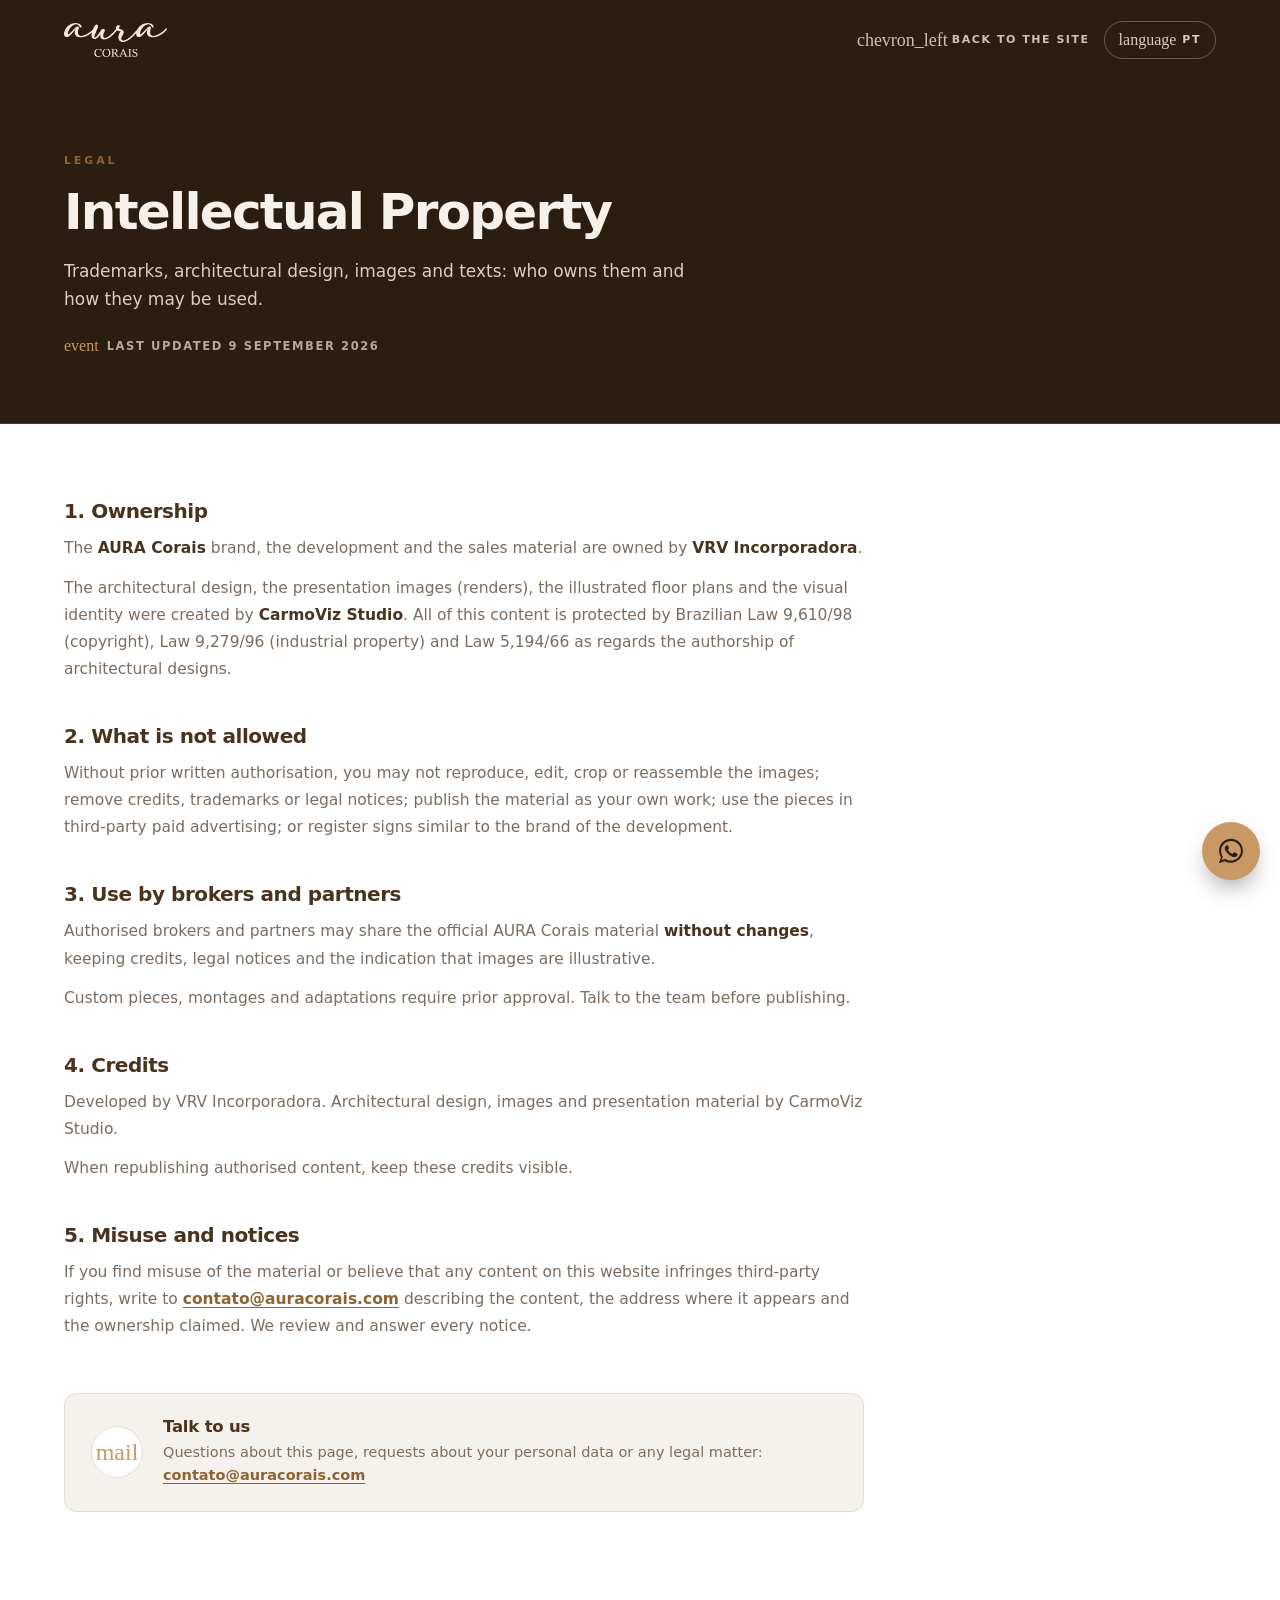
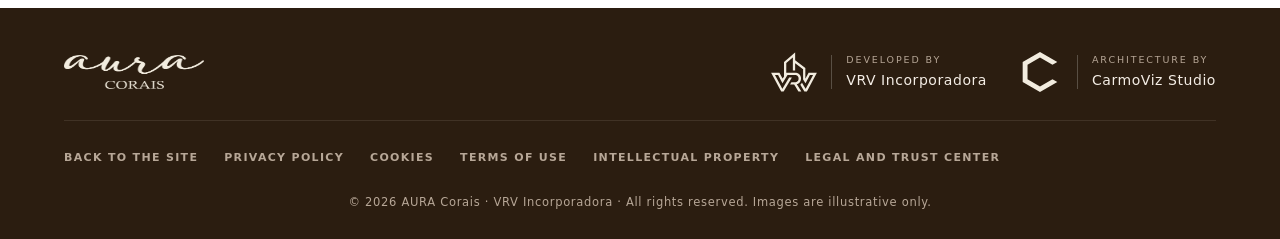
<file: en-intellectual-property.html>
<!DOCTYPE html>
<html lang="en" data-idioma-alt="propriedade-intelectual.html">
<head>
  <meta charset="UTF-8">
  <meta name="viewport" content="width=device-width, initial-scale=1.0">
  <title>Intellectual Property · AURA Corais</title>
  <meta name="description" content="Trademarks, architectural design, images and texts: who owns them and how they may be used.">
  <meta property="og:title" content="Intellectual Property · AURA Corais">
  <meta property="og:description" content="Trademarks, architectural design, images and texts: who owns them and how they may be used.">
  <meta property="og:type" content="article">
  <meta property="og:url" content="https://aura-corais.vercel.app/en-intellectual-property">
  <meta property="og:image" content="https://aura-corais.vercel.app/assets/og-image.jpg">
  <meta property="og:locale" content="en_US">
  <meta property="og:site_name" content="AURA Corais">
  <link rel="canonical" href="https://aura-corais.vercel.app/en-intellectual-property">
  <link rel="alternate" hreflang="pt-BR" href="https://aura-corais.vercel.app/propriedade-intelectual">
  <link rel="alternate" hreflang="en" href="https://aura-corais.vercel.app/en-intellectual-property">
  <link rel="alternate" hreflang="x-default" href="https://aura-corais.vercel.app/propriedade-intelectual">
  <meta name="robots" content="index,follow">
  <meta name="referrer" content="strict-origin-when-cross-origin">
  <meta http-equiv="X-Content-Type-Options" content="nosniff">
  <meta http-equiv="Content-Security-Policy" content="default-src 'self'; script-src 'self'; style-src 'self' 'unsafe-inline' https://fonts.googleapis.com; img-src 'self' data: https:; font-src 'self' https://fonts.gstatic.com data:; connect-src 'self' https:; frame-src https://maps.google.com https://www.google.com; object-src 'none'; base-uri 'self'; form-action 'self'">
  <meta name="theme-color" content="#2B1D10">
  <link rel="icon" type="image/png" href="assets/favicon.png">
  <link rel="apple-touch-icon" href="assets/favicon.png">
  <link rel="preconnect" href="https://fonts.googleapis.com">
  <link rel="preconnect" href="https://fonts.gstatic.com" crossorigin>
  <!-- impeccable-disable overused-font: Inter é a tipografia do kit comercial inteiro -->
  <link href="https://fonts.googleapis.com/css2?family=Inter:wght@300..900&display=swap" rel="stylesheet">
  <link href="https://fonts.googleapis.com/css2?family=Material+Symbols+Outlined:opsz,wght,FILL,GRAD@20..48,300,0,0&icon_names=account_balance,architecture,beach_access,calendar_month,chat,check,chevron_left,chevron_right,close,construction,cookie,copyright,corporate_fare,description,directions_bike,engineering,event,expand_more,fitness_center,gavel,home_work,key,language,location_on,luggage,mail,mark_email_read,north_east,payments,pool,restaurant,room_service,sauna,search,self_improvement,shield,sms_failed,spa,trending_up&display=block" rel="stylesheet">
  <link rel="stylesheet" href="styles.css?v=202609100429">
  <script src="idioma.js?v=202609100429"></script>
</head>
<body class="pagina-juridica">

<header class="header rolado">
  <div class="container header-inner">
    <a href="en.html" class="logo" aria-label="AURA Corais"><img src="assets/logo-creme.png" alt="AURA Corais" width="140" height="46"></a>
    <div class="header-acoes">
      <a class="voltar" href="en.html"><span class="ms" aria-hidden="true">chevron_left</span>Back to the site</a>
      <a class="idioma" href="propriedade-intelectual.html" hreflang="pt-BR" aria-label="Ver o site em português"><span class="ms" aria-hidden="true">language</span>PT</a>
    </div>
  </div>
</header>

<main>
  <section class="jur-topo">
    <div class="container">
      <span class="tag">Legal</span>
      <h1>Intellectual Property</h1>
      <p class="sub">Trademarks, architectural design, images and texts: who owns them and how they may be used.</p>
      <p class="jur-data"><span class="ms" aria-hidden="true">event</span>Last updated 9 September 2026</p>
    </div>
  </section>

  <section class="secao jur-corpo">
    <div class="container">
      
      <div class="jur-texto">
        
        <div class="jur-bloco">
          <h2>1. Ownership</h2>
          <p>The <b>AURA Corais</b> brand, the development and the sales material are owned by <b>VRV Incorporadora</b>.</p><p>The architectural design, the presentation images (renders), the illustrated floor plans and the visual identity were created by <b>CarmoViz Studio</b>. All of this content is protected by Brazilian Law 9,610/98 (copyright), Law 9,279/96 (industrial property) and Law 5,194/66 as regards the authorship of architectural designs.</p>
        </div>
        
        <div class="jur-bloco">
          <h2>2. What is not allowed</h2>
          <p>Without prior written authorisation, you may not reproduce, edit, crop or reassemble the images; remove credits, trademarks or legal notices; publish the material as your own work; use the pieces in third-party paid advertising; or register signs similar to the brand of the development.</p>
        </div>
        
        <div class="jur-bloco">
          <h2>3. Use by brokers and partners</h2>
          <p>Authorised brokers and partners may share the official AURA Corais material <b>without changes</b>, keeping credits, legal notices and the indication that images are illustrative.</p><p>Custom pieces, montages and adaptations require prior approval. Talk to the team before publishing.</p>
        </div>
        
        <div class="jur-bloco">
          <h2>4. Credits</h2>
          <p>Developed by VRV Incorporadora. Architectural design, images and presentation material by CarmoViz Studio.</p><p>When republishing authorised content, keep these credits visible.</p>
        </div>
        
        <div class="jur-bloco">
          <h2>5. Misuse and notices</h2>
          <p>If you find misuse of the material or believe that any content on this website infringes third-party rights, write to <a href="mailto:contato@auracorais.com">contato@auracorais.com</a> describing the content, the address where it appears and the ownership claimed. We review and answer every notice.</p>
        </div>
        
        <div class="jur-contato">
          <span class="ico"><span class="ms" aria-hidden="true">mail</span></span>
          <div>
            <h3>Talk to us</h3>
            <p>Questions about this page, requests about your personal data or any legal matter: <a href="mailto:contato@auracorais.com">contato@auracorais.com</a></p>
          </div>
        </div>
      </div>
    </div>
  </section>
</main>

<footer class="rodape-site">
  <div class="container">
    <div class="topo">
      <img src="assets/logo-creme.png" alt="AURA Corais" width="140" height="46">
      <div class="rodape-marcas">
        <div class="rodape-real"><svg aria-label="VRV Incorporadora" role="img" xmlns="http://www.w3.org/2000/svg" viewBox="175.3 74.3 844.0 717.3"><path fill="currentColor" fill-rule="evenodd" d="M617.7 76.3 L616.3 76.7 L479.0 195.3 L414.0 250.7 L414.0 514.7 L389.3 554.0 L388.3 554.3 L387.0 553.3 L329.7 446.0 L177.3 446.3 L219.3 526.0 L303.0 680.7 L360.3 788.3 L362.0 789.7 L406.7 789.3 L558.7 535.3 L509.7 535.0 L508.3 536.0 L385.0 741.3 L383.7 742.0 L382.7 741.3 L329.3 640.3 L248.3 490.0 L248.0 488.3 L249.3 487.3 L303.3 487.3 L305.0 488.3 L385.3 638.7 L387.0 640.3 L392.3 632.3 L478.3 490.0 L480.3 487.7 L621.0 487.7 L628.7 488.7 L636.7 490.7 L644.0 493.3 L652.3 497.7 L659.3 502.7 L667.0 510.3 L671.0 515.7 L675.0 522.7 L678.0 530.0 L681.0 543.0 L681.7 559.3 L680.0 571.7 L676.0 583.3 L673.0 589.3 L668.3 596.0 L660.3 604.0 L651.3 610.3 L640.0 615.7 L628.0 619.0 L612.7 620.7 L552.0 620.7 L549.7 623.3 L527.7 660.0 L527.3 661.7 L599.7 662.3 L620.7 695.3 L678.7 789.3 L730.7 789.3 L724.0 777.7 L648.7 657.7 L648.7 656.3 L649.7 655.7 L652.3 655.3 L661.3 652.3 L674.3 646.3 L683.3 640.7 L693.3 632.7 L700.0 626.0 L709.3 613.7 L714.7 604.3 L720.7 589.3 L723.7 577.3 L725.3 564.0 L725.7 547.3 L724.7 536.0 L722.3 524.0 L717.7 510.0 L712.7 499.3 L704.3 486.7 L697.3 478.7 L689.7 471.7 L682.0 466.0 L673.7 461.0 L666.3 457.3 L655.3 453.0 L636.0 448.0 L619.0 446.0 L456.7 446.0 L455.3 444.7 L455.7 269.7 L574.7 167.0 L575.7 166.7 L576.7 167.3 L576.3 406.7 L577.3 407.7 L617.3 407.3 L618.3 406.3 L618.0 299.3 L618.3 271.3 L619.3 270.7 L764.0 380.7 L764.3 568.3 L807.7 640.0 L809.0 640.0 L889.7 489.0 L892.0 487.3 L946.0 487.3 L947.0 488.0 L947.0 489.3 L928.3 524.7 L817.0 732.7 L811.7 741.7 L811.0 742.0 L809.7 741.0 L744.0 631.3 L743.3 631.0 L742.0 632.0 L736.7 640.3 L726.3 653.0 L720.0 659.3 L713.3 664.7 L713.3 665.7 L788.3 789.3 L833.0 789.7 L834.3 788.7 L1017.3 447.3 L1017.3 446.3 L1016.7 446.0 L865.3 446.3 L808.0 553.3 L806.3 553.3 L805.3 548.0 L805.3 359.7 L618.3 217.3 L618.3 76.7 Z"/></svg><span class="filete"></span><div><div class="lab">Developed by</div><div class="nome">VRV Incorporadora</div></div></div>
        <a class="rodape-real projeto" href="https://carmoviz.com" target="_blank" rel="noopener noreferrer"><svg aria-label="CarmoViz Studio" role="img" viewBox="453 221 3093 3572" xmlns="http://www.w3.org/2000/svg"><polygon fill="currentColor" points="3545.94,1114.27 1999.47,221.42 453,1114.27 453,2899.99 1999.47,3792.84 3545.94,2899.99 3112.93,2649.99 1999.47,3292.84 886.01,2649.99 886.01,1364.27 1999.47,721.42 3112.93,1364.27"/></svg><span class="filete"></span><div><div class="lab">Architecture by</div><div class="nome">CarmoViz Studio</div></div></a>
      </div>
    </div>
    <nav class="rodape-juridico" aria-label="Legal pages">
      <a href="en.html">Back to the site</a>
      <a href="en-privacy.html">Privacy Policy</a>
      <a href="en-cookies.html">Cookies</a>
      <a href="en-terms.html">Terms of Use</a>
      <a href="en-intellectual-property.html">Intellectual Property</a>
      <a href="en-legal-center.html">Legal and Trust Center</a>
    </nav>
    <p class="copy">© 2026 AURA Corais · VRV Incorporadora · All rights reserved. Images are illustrative only.</p>
  </div>
</footer>

<a class="whats" href="https://wa.me/5573999999999?text=Hello%21%20I%20saw%20the%20AURA%20Corais%20website%20and%20I%20would%20like%20to%20receive%20the%20presentation." target="_blank" rel="noopener noreferrer" aria-label="Chat on WhatsApp">
  <svg viewBox="0 0 32 32" aria-hidden="true"><path d="M16 3C9 3 3.3 8.7 3.3 15.7c0 2.5.7 4.9 2 7L3 29l6.5-2.2c2 1.1 4.2 1.6 6.5 1.6 7 0 12.7-5.7 12.7-12.7S23 3 16 3zm0 23.2c-2 0-4-.5-5.7-1.6l-.4-.2-3.9 1.3 1.3-3.8-.3-.4a10.4 10.4 0 0 1-1.6-5.6C5.4 9.9 10.2 5.2 16 5.2s10.6 4.7 10.6 10.5S21.8 26.2 16 26.2zm5.8-7.8c-.3-.2-1.9-.9-2.2-1-.3-.1-.5-.2-.7.2s-.8 1-1 1.2c-.2.2-.4.2-.7.1-.3-.2-1.3-.5-2.5-1.6-.9-.8-1.6-1.9-1.8-2.2-.2-.3 0-.5.1-.6l.5-.6.3-.5c.1-.2 0-.4 0-.6l-1-2.4c-.3-.6-.5-.5-.7-.5h-.6c-.2 0-.6.1-.9.4-.3.3-1.2 1.1-1.2 2.8s1.2 3.3 1.4 3.5c.2.2 2.4 3.6 5.7 5 .8.3 1.4.6 1.9.7.8.3 1.5.2 2.1.1.6-.1 1.9-.8 2.2-1.5.3-.8.3-1.4.2-1.5-.1-.1-.3-.2-.6-.4z"/></svg>
</a>

<!-- dados da página lidos pelo script.js (idioma, textos da interface, contatos) -->
<script type="application/json" id="dados-site">{"lang": "en", "nome": "AURA Corais", "whatsapp": "5573999999999", "msgWhats": "Hello! I saw the AURA Corais website and I would like to receive the presentation.", "formEndpoint": "https://formsubmit.co/ajax/contato@auracorais.com", "autoplayMs": 6000, "txt": {"enviando": "Sending…", "sucTitulo": "Your details are on the way!", "sucTexto": "Your details were e-mailed to the AURA Corais team. You will soon receive the full presentation and the latest news about the launch.", "erroTitulo": "We could not send it right now", "erroTexto": "The automatic submission failed. Talk to the AURA Corais team on WhatsApp — we answer in minutes.", "telBR": "(DD) 99999-9999", "telIntl": "Number with area code", "semPais": "No country found", "newsInvalido": "Please enter a valid e-mail.", "newsOk": "Done! You are on the updates list.", "newsErro": "We could not sign you up right now. Please try again in a moment."}}</script>
<script src="script.js?v=202609100429"></script>

</body>
</html>
</file>
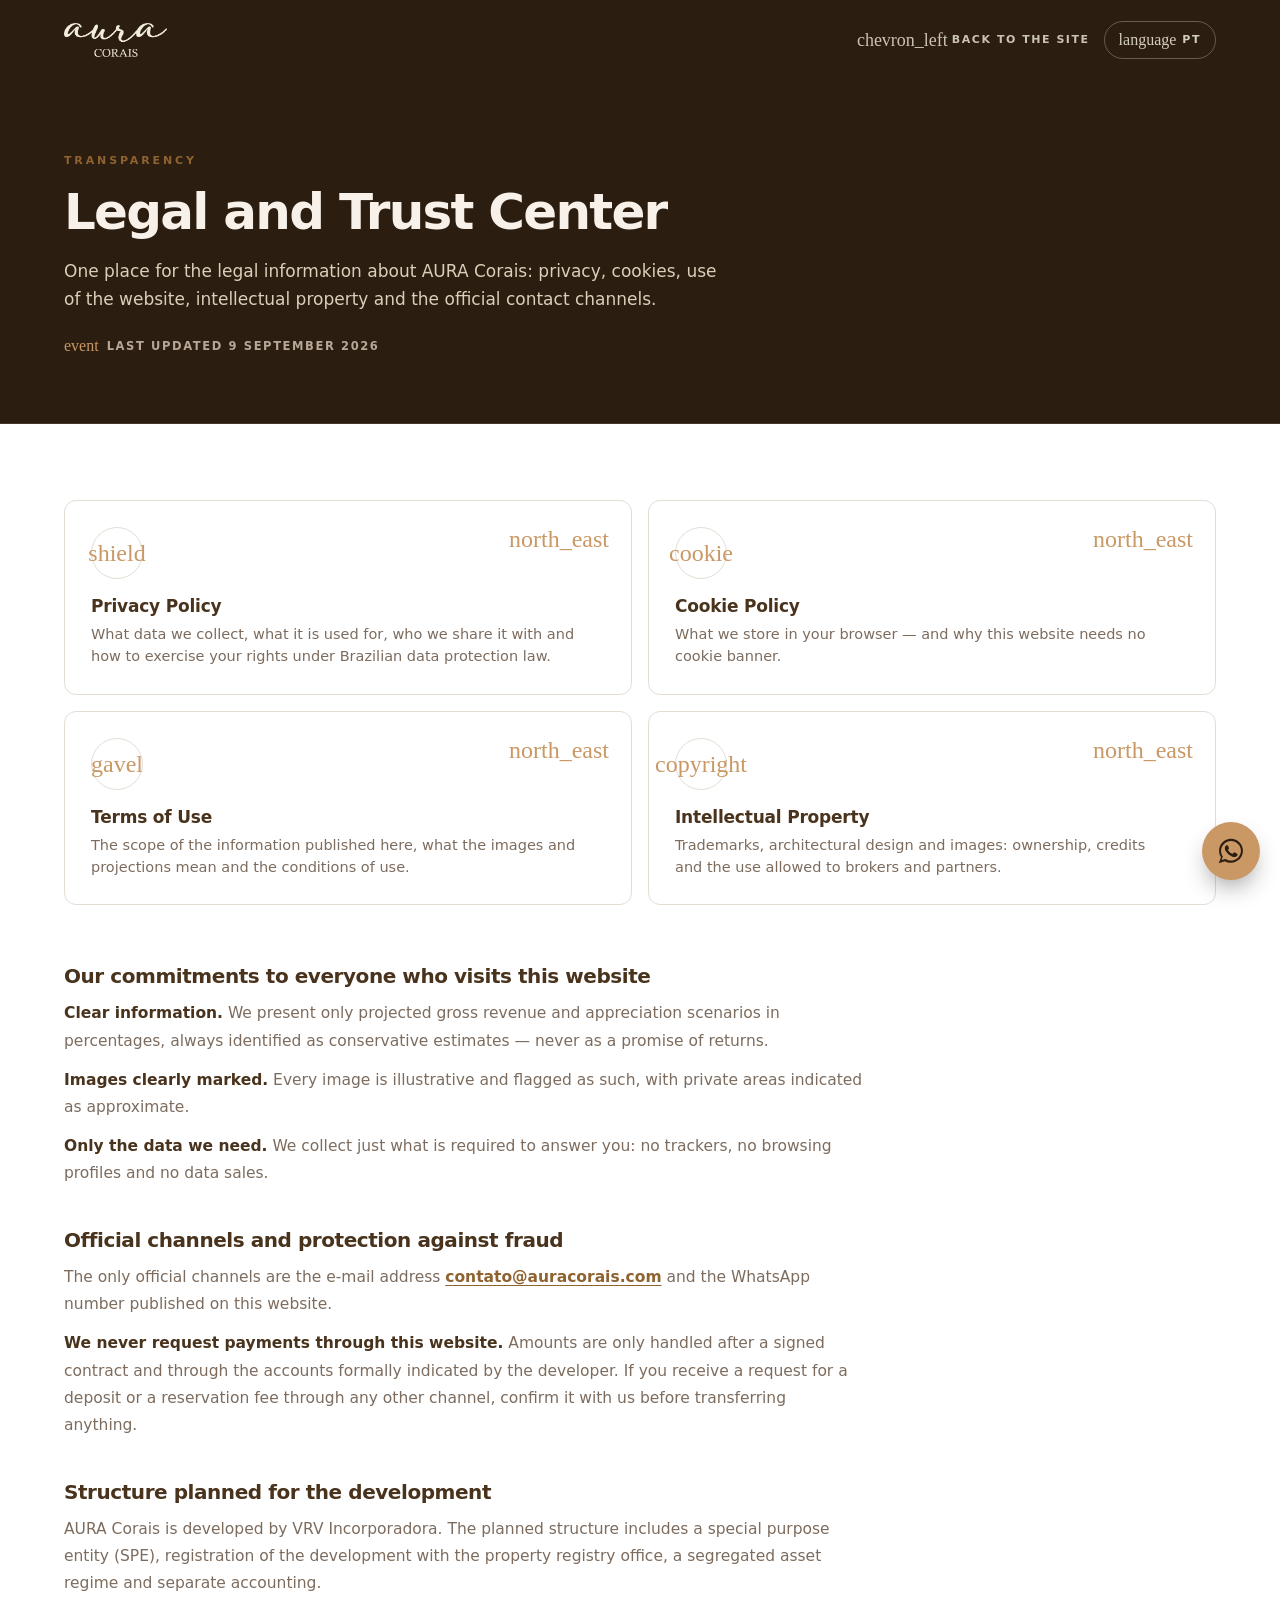
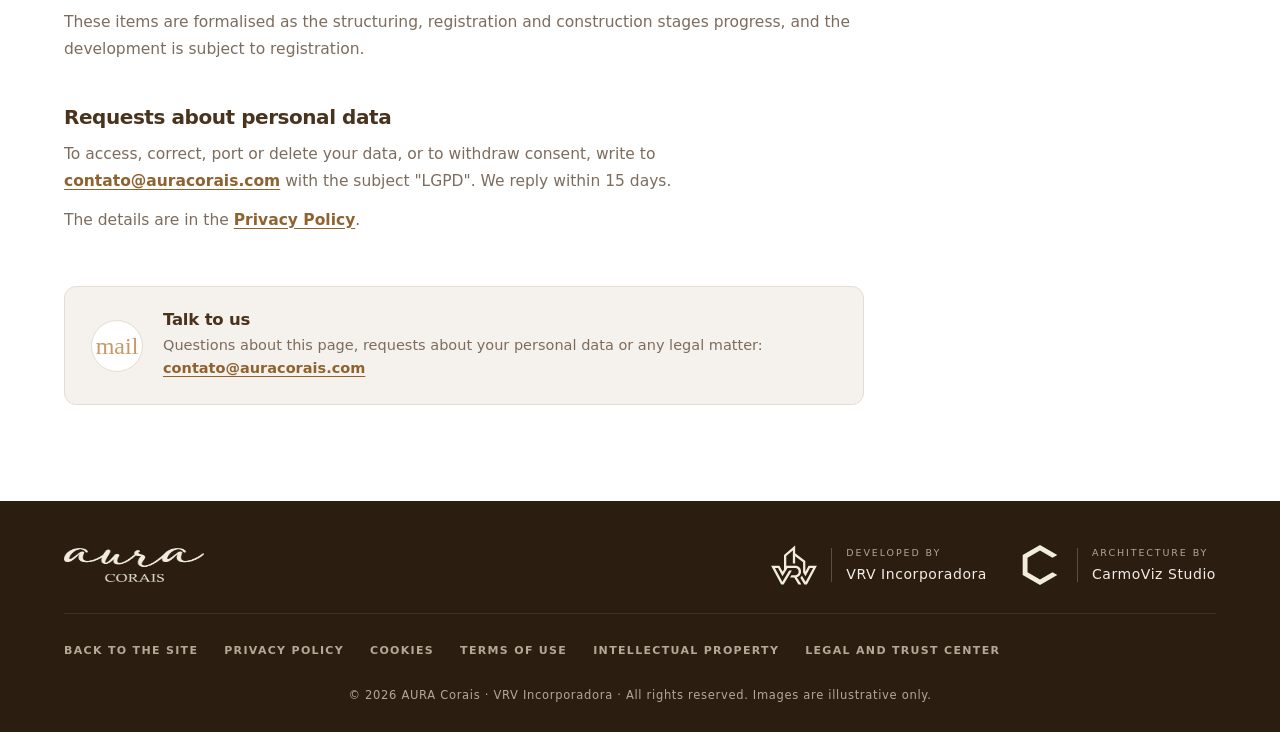
<file: en-legal-center.html>
<!DOCTYPE html>
<html lang="en" data-idioma-alt="central-juridica.html">
<head>
  <meta charset="UTF-8">
  <meta name="viewport" content="width=device-width, initial-scale=1.0">
  <title>Legal and Trust Center · AURA Corais</title>
  <meta name="description" content="One place for the legal information about AURA Corais: privacy, cookies, use of the website, intellectual property and the official contact channels.">
  <meta property="og:title" content="Legal and Trust Center · AURA Corais">
  <meta property="og:description" content="One place for the legal information about AURA Corais: privacy, cookies, use of the website, intellectual property and the official contact channels.">
  <meta property="og:type" content="article">
  <meta property="og:url" content="https://aura-corais.vercel.app/en-legal-center">
  <meta property="og:image" content="https://aura-corais.vercel.app/assets/og-image.jpg">
  <meta property="og:locale" content="en_US">
  <meta property="og:site_name" content="AURA Corais">
  <link rel="canonical" href="https://aura-corais.vercel.app/en-legal-center">
  <link rel="alternate" hreflang="pt-BR" href="https://aura-corais.vercel.app/central-juridica">
  <link rel="alternate" hreflang="en" href="https://aura-corais.vercel.app/en-legal-center">
  <link rel="alternate" hreflang="x-default" href="https://aura-corais.vercel.app/central-juridica">
  <meta name="robots" content="index,follow">
  <meta name="referrer" content="strict-origin-when-cross-origin">
  <meta http-equiv="X-Content-Type-Options" content="nosniff">
  <meta http-equiv="Content-Security-Policy" content="default-src 'self'; script-src 'self'; style-src 'self' 'unsafe-inline' https://fonts.googleapis.com; img-src 'self' data: https:; font-src 'self' https://fonts.gstatic.com data:; connect-src 'self' https:; frame-src https://maps.google.com https://www.google.com; object-src 'none'; base-uri 'self'; form-action 'self'">
  <meta name="theme-color" content="#2B1D10">
  <link rel="icon" type="image/png" href="assets/favicon.png">
  <link rel="apple-touch-icon" href="assets/favicon.png">
  <link rel="preconnect" href="https://fonts.googleapis.com">
  <link rel="preconnect" href="https://fonts.gstatic.com" crossorigin>
  <!-- impeccable-disable overused-font: Inter é a tipografia do kit comercial inteiro -->
  <link href="https://fonts.googleapis.com/css2?family=Inter:wght@300..900&display=swap" rel="stylesheet">
  <link href="https://fonts.googleapis.com/css2?family=Material+Symbols+Outlined:opsz,wght,FILL,GRAD@20..48,300,0,0&icon_names=account_balance,architecture,beach_access,calendar_month,chat,check,chevron_left,chevron_right,close,construction,cookie,copyright,corporate_fare,description,directions_bike,engineering,event,expand_more,fitness_center,gavel,home_work,key,language,location_on,luggage,mail,mark_email_read,north_east,payments,pool,restaurant,room_service,sauna,search,self_improvement,shield,sms_failed,spa,trending_up&display=block" rel="stylesheet">
  <link rel="stylesheet" href="styles.css?v=202609100429">
  <script src="idioma.js?v=202609100429"></script>
</head>
<body class="pagina-juridica">

<header class="header rolado">
  <div class="container header-inner">
    <a href="en.html" class="logo" aria-label="AURA Corais"><img src="assets/logo-creme.png" alt="AURA Corais" width="140" height="46"></a>
    <div class="header-acoes">
      <a class="voltar" href="en.html"><span class="ms" aria-hidden="true">chevron_left</span>Back to the site</a>
      <a class="idioma" href="central-juridica.html" hreflang="pt-BR" aria-label="Ver o site em português"><span class="ms" aria-hidden="true">language</span>PT</a>
    </div>
  </div>
</header>

<main>
  <section class="jur-topo">
    <div class="container">
      <span class="tag">Transparency</span>
      <h1>Legal and Trust Center</h1>
      <p class="sub">One place for the legal information about AURA Corais: privacy, cookies, use of the website, intellectual property and the official contact channels.</p>
      <p class="jur-data"><span class="ms" aria-hidden="true">event</span>Last updated 9 September 2026</p>
    </div>
  </section>

  <section class="secao jur-corpo">
    <div class="container">
      
      <div class="jur-cards">
        
        <a class="jur-card" href="en-privacy.html">
          <span class="ico"><span class="ms" aria-hidden="true">shield</span></span>
          <h3>Privacy Policy</h3>
          <p>What data we collect, what it is used for, who we share it with and how to exercise your rights under Brazilian data protection law.</p>
          <span class="jur-card-seta ms" aria-hidden="true">north_east</span>
        </a>
        
        <a class="jur-card" href="en-cookies.html">
          <span class="ico"><span class="ms" aria-hidden="true">cookie</span></span>
          <h3>Cookie Policy</h3>
          <p>What we store in your browser — and why this website needs no cookie banner.</p>
          <span class="jur-card-seta ms" aria-hidden="true">north_east</span>
        </a>
        
        <a class="jur-card" href="en-terms.html">
          <span class="ico"><span class="ms" aria-hidden="true">gavel</span></span>
          <h3>Terms of Use</h3>
          <p>The scope of the information published here, what the images and projections mean and the conditions of use.</p>
          <span class="jur-card-seta ms" aria-hidden="true">north_east</span>
        </a>
        
        <a class="jur-card" href="en-intellectual-property.html">
          <span class="ico"><span class="ms" aria-hidden="true">copyright</span></span>
          <h3>Intellectual Property</h3>
          <p>Trademarks, architectural design and images: ownership, credits and the use allowed to brokers and partners.</p>
          <span class="jur-card-seta ms" aria-hidden="true">north_east</span>
        </a>
        
      </div>
      
      <div class="jur-texto">
        
        <div class="jur-bloco">
          <h2>Our commitments to everyone who visits this website</h2>
          <p><b>Clear information.</b> We present only projected gross revenue and appreciation scenarios in percentages, always identified as conservative estimates — never as a promise of returns.</p><p><b>Images clearly marked.</b> Every image is illustrative and flagged as such, with private areas indicated as approximate.</p><p><b>Only the data we need.</b> We collect just what is required to answer you: no trackers, no browsing profiles and no data sales.</p>
        </div>
        
        <div class="jur-bloco">
          <h2>Official channels and protection against fraud</h2>
          <p>The only official channels are the e-mail address <a href="mailto:contato@auracorais.com">contato@auracorais.com</a> and the WhatsApp number published on this website.</p><p><b>We never request payments through this website.</b> Amounts are only handled after a signed contract and through the accounts formally indicated by the developer. If you receive a request for a deposit or a reservation fee through any other channel, confirm it with us before transferring anything.</p>
        </div>
        
        <div class="jur-bloco">
          <h2>Structure planned for the development</h2>
          <p>AURA Corais is developed by VRV Incorporadora. The planned structure includes a special purpose entity (SPE), registration of the development with the property registry office, a segregated asset regime and separate accounting.</p><p>These items are formalised as the structuring, registration and construction stages progress, and the development is subject to registration.</p>
        </div>
        
        <div class="jur-bloco">
          <h2>Requests about personal data</h2>
          <p>To access, correct, port or delete your data, or to withdraw consent, write to <a href="mailto:contato@auracorais.com">contato@auracorais.com</a> with the subject "LGPD". We reply within 15 days.</p><p>The details are in the <a href="en-privacy.html">Privacy Policy</a>.</p>
        </div>
        
        <div class="jur-contato">
          <span class="ico"><span class="ms" aria-hidden="true">mail</span></span>
          <div>
            <h3>Talk to us</h3>
            <p>Questions about this page, requests about your personal data or any legal matter: <a href="mailto:contato@auracorais.com">contato@auracorais.com</a></p>
          </div>
        </div>
      </div>
    </div>
  </section>
</main>

<footer class="rodape-site">
  <div class="container">
    <div class="topo">
      <img src="assets/logo-creme.png" alt="AURA Corais" width="140" height="46">
      <div class="rodape-marcas">
        <div class="rodape-real"><svg aria-label="VRV Incorporadora" role="img" xmlns="http://www.w3.org/2000/svg" viewBox="175.3 74.3 844.0 717.3"><path fill="currentColor" fill-rule="evenodd" d="M617.7 76.3 L616.3 76.7 L479.0 195.3 L414.0 250.7 L414.0 514.7 L389.3 554.0 L388.3 554.3 L387.0 553.3 L329.7 446.0 L177.3 446.3 L219.3 526.0 L303.0 680.7 L360.3 788.3 L362.0 789.7 L406.7 789.3 L558.7 535.3 L509.7 535.0 L508.3 536.0 L385.0 741.3 L383.7 742.0 L382.7 741.3 L329.3 640.3 L248.3 490.0 L248.0 488.3 L249.3 487.3 L303.3 487.3 L305.0 488.3 L385.3 638.7 L387.0 640.3 L392.3 632.3 L478.3 490.0 L480.3 487.7 L621.0 487.7 L628.7 488.7 L636.7 490.7 L644.0 493.3 L652.3 497.7 L659.3 502.7 L667.0 510.3 L671.0 515.7 L675.0 522.7 L678.0 530.0 L681.0 543.0 L681.7 559.3 L680.0 571.7 L676.0 583.3 L673.0 589.3 L668.3 596.0 L660.3 604.0 L651.3 610.3 L640.0 615.7 L628.0 619.0 L612.7 620.7 L552.0 620.7 L549.7 623.3 L527.7 660.0 L527.3 661.7 L599.7 662.3 L620.7 695.3 L678.7 789.3 L730.7 789.3 L724.0 777.7 L648.7 657.7 L648.7 656.3 L649.7 655.7 L652.3 655.3 L661.3 652.3 L674.3 646.3 L683.3 640.7 L693.3 632.7 L700.0 626.0 L709.3 613.7 L714.7 604.3 L720.7 589.3 L723.7 577.3 L725.3 564.0 L725.7 547.3 L724.7 536.0 L722.3 524.0 L717.7 510.0 L712.7 499.3 L704.3 486.7 L697.3 478.7 L689.7 471.7 L682.0 466.0 L673.7 461.0 L666.3 457.3 L655.3 453.0 L636.0 448.0 L619.0 446.0 L456.7 446.0 L455.3 444.7 L455.7 269.7 L574.7 167.0 L575.7 166.7 L576.7 167.3 L576.3 406.7 L577.3 407.7 L617.3 407.3 L618.3 406.3 L618.0 299.3 L618.3 271.3 L619.3 270.7 L764.0 380.7 L764.3 568.3 L807.7 640.0 L809.0 640.0 L889.7 489.0 L892.0 487.3 L946.0 487.3 L947.0 488.0 L947.0 489.3 L928.3 524.7 L817.0 732.7 L811.7 741.7 L811.0 742.0 L809.7 741.0 L744.0 631.3 L743.3 631.0 L742.0 632.0 L736.7 640.3 L726.3 653.0 L720.0 659.3 L713.3 664.7 L713.3 665.7 L788.3 789.3 L833.0 789.7 L834.3 788.7 L1017.3 447.3 L1017.3 446.3 L1016.7 446.0 L865.3 446.3 L808.0 553.3 L806.3 553.3 L805.3 548.0 L805.3 359.7 L618.3 217.3 L618.3 76.7 Z"/></svg><span class="filete"></span><div><div class="lab">Developed by</div><div class="nome">VRV Incorporadora</div></div></div>
        <a class="rodape-real projeto" href="https://carmoviz.com" target="_blank" rel="noopener noreferrer"><svg aria-label="CarmoViz Studio" role="img" viewBox="453 221 3093 3572" xmlns="http://www.w3.org/2000/svg"><polygon fill="currentColor" points="3545.94,1114.27 1999.47,221.42 453,1114.27 453,2899.99 1999.47,3792.84 3545.94,2899.99 3112.93,2649.99 1999.47,3292.84 886.01,2649.99 886.01,1364.27 1999.47,721.42 3112.93,1364.27"/></svg><span class="filete"></span><div><div class="lab">Architecture by</div><div class="nome">CarmoViz Studio</div></div></a>
      </div>
    </div>
    <nav class="rodape-juridico" aria-label="Legal pages">
      <a href="en.html">Back to the site</a>
      <a href="en-privacy.html">Privacy Policy</a>
      <a href="en-cookies.html">Cookies</a>
      <a href="en-terms.html">Terms of Use</a>
      <a href="en-intellectual-property.html">Intellectual Property</a>
      <a href="en-legal-center.html">Legal and Trust Center</a>
    </nav>
    <p class="copy">© 2026 AURA Corais · VRV Incorporadora · All rights reserved. Images are illustrative only.</p>
  </div>
</footer>

<a class="whats" href="https://wa.me/5573999999999?text=Hello%21%20I%20saw%20the%20AURA%20Corais%20website%20and%20I%20would%20like%20to%20receive%20the%20presentation." target="_blank" rel="noopener noreferrer" aria-label="Chat on WhatsApp">
  <svg viewBox="0 0 32 32" aria-hidden="true"><path d="M16 3C9 3 3.3 8.7 3.3 15.7c0 2.5.7 4.9 2 7L3 29l6.5-2.2c2 1.1 4.2 1.6 6.5 1.6 7 0 12.7-5.7 12.7-12.7S23 3 16 3zm0 23.2c-2 0-4-.5-5.7-1.6l-.4-.2-3.9 1.3 1.3-3.8-.3-.4a10.4 10.4 0 0 1-1.6-5.6C5.4 9.9 10.2 5.2 16 5.2s10.6 4.7 10.6 10.5S21.8 26.2 16 26.2zm5.8-7.8c-.3-.2-1.9-.9-2.2-1-.3-.1-.5-.2-.7.2s-.8 1-1 1.2c-.2.2-.4.2-.7.1-.3-.2-1.3-.5-2.5-1.6-.9-.8-1.6-1.9-1.8-2.2-.2-.3 0-.5.1-.6l.5-.6.3-.5c.1-.2 0-.4 0-.6l-1-2.4c-.3-.6-.5-.5-.7-.5h-.6c-.2 0-.6.1-.9.4-.3.3-1.2 1.1-1.2 2.8s1.2 3.3 1.4 3.5c.2.2 2.4 3.6 5.7 5 .8.3 1.4.6 1.9.7.8.3 1.5.2 2.1.1.6-.1 1.9-.8 2.2-1.5.3-.8.3-1.4.2-1.5-.1-.1-.3-.2-.6-.4z"/></svg>
</a>

<!-- dados da página lidos pelo script.js (idioma, textos da interface, contatos) -->
<script type="application/json" id="dados-site">{"lang": "en", "nome": "AURA Corais", "whatsapp": "5573999999999", "msgWhats": "Hello! I saw the AURA Corais website and I would like to receive the presentation.", "formEndpoint": "https://formsubmit.co/ajax/contato@auracorais.com", "autoplayMs": 6000, "txt": {"enviando": "Sending…", "sucTitulo": "Your details are on the way!", "sucTexto": "Your details were e-mailed to the AURA Corais team. You will soon receive the full presentation and the latest news about the launch.", "erroTitulo": "We could not send it right now", "erroTexto": "The automatic submission failed. Talk to the AURA Corais team on WhatsApp — we answer in minutes.", "telBR": "(DD) 99999-9999", "telIntl": "Number with area code", "semPais": "No country found", "newsInvalido": "Please enter a valid e-mail.", "newsOk": "Done! You are on the updates list.", "newsErro": "We could not sign you up right now. Please try again in a moment."}}</script>
<script src="script.js?v=202609100429"></script>

</body>
</html>
</file>
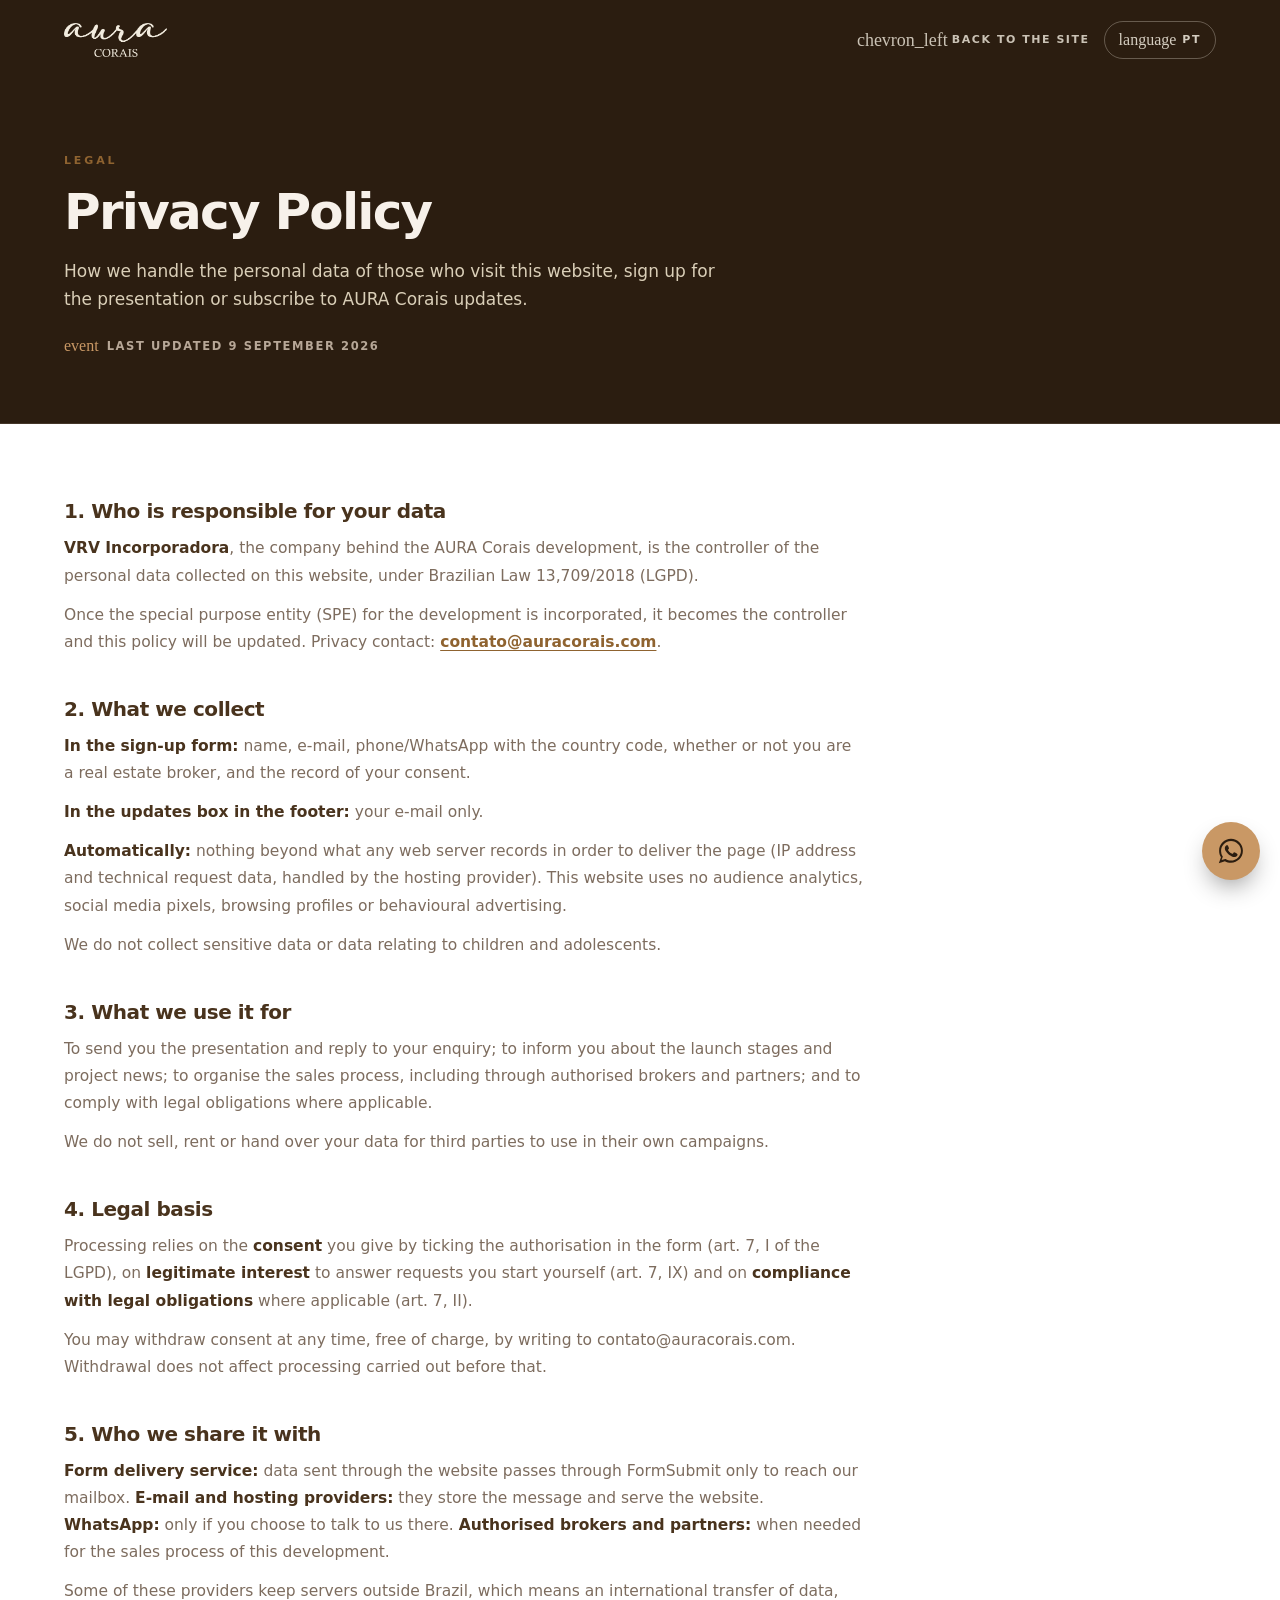
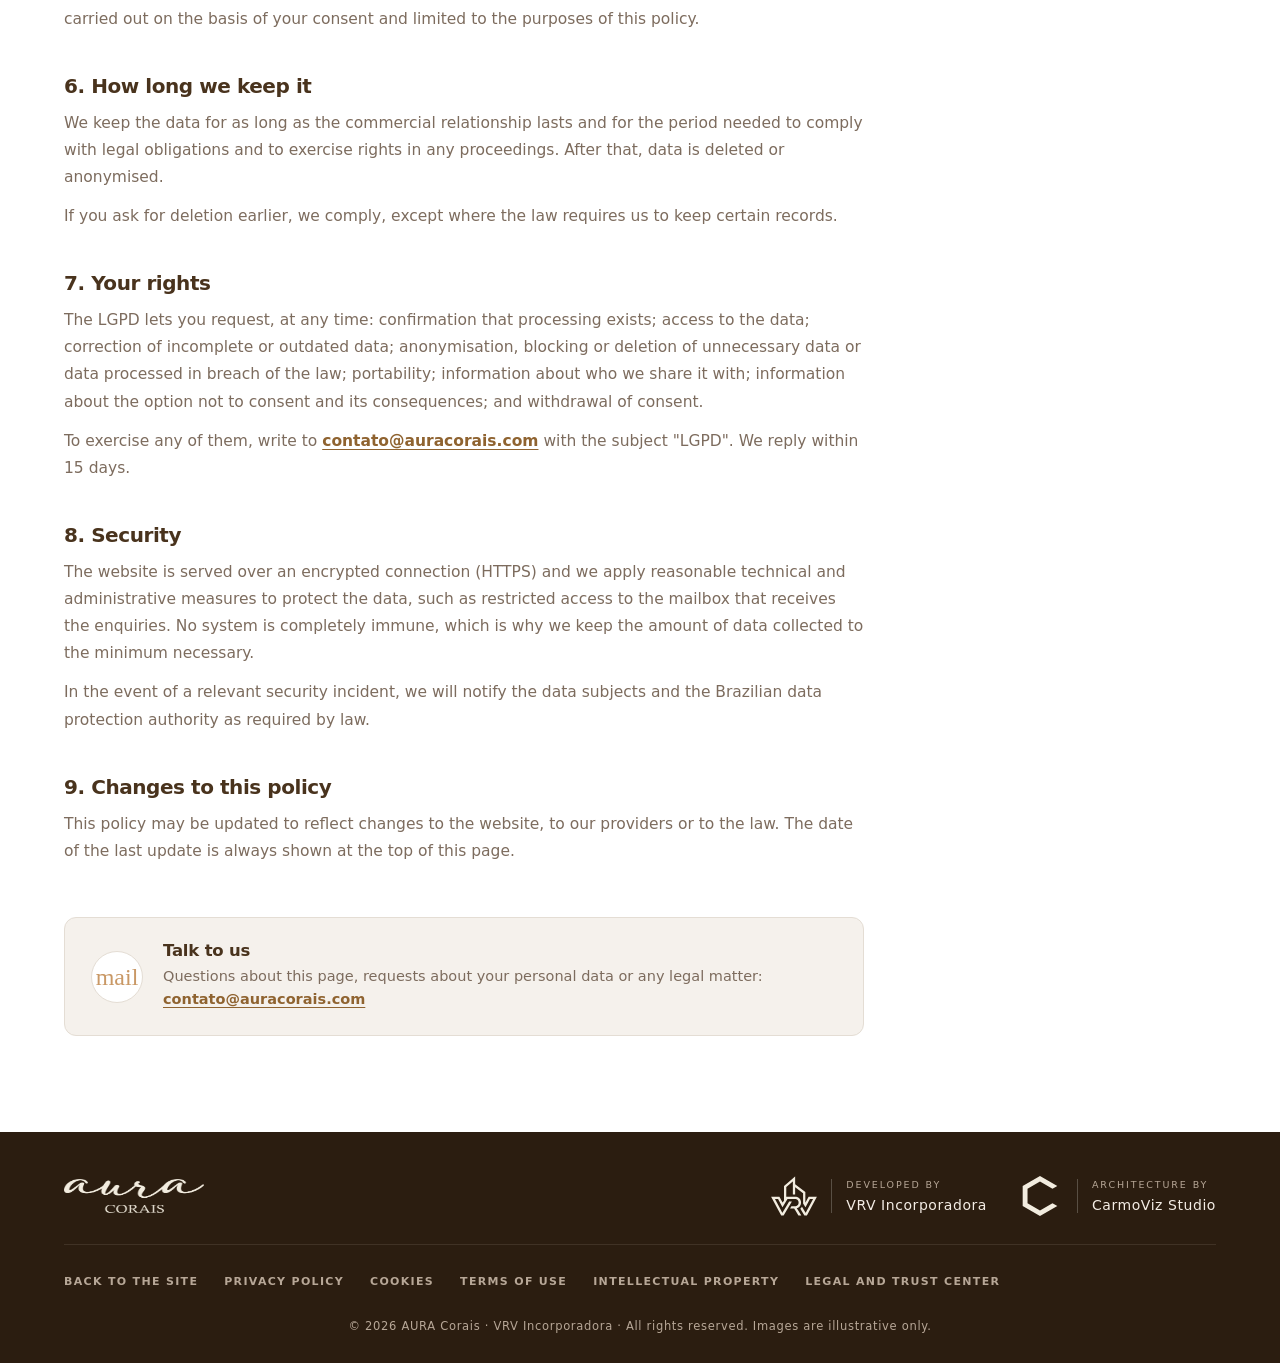
<file: en-privacy.html>
<!DOCTYPE html>
<html lang="en" data-idioma-alt="privacidade.html">
<head>
  <meta charset="UTF-8">
  <meta name="viewport" content="width=device-width, initial-scale=1.0">
  <title>Privacy Policy · AURA Corais</title>
  <meta name="description" content="How we handle the personal data of those who visit this website, sign up for the presentation or subscribe to AURA Corais updates.">
  <meta property="og:title" content="Privacy Policy · AURA Corais">
  <meta property="og:description" content="How we handle the personal data of those who visit this website, sign up for the presentation or subscribe to AURA Corais updates.">
  <meta property="og:type" content="article">
  <meta property="og:url" content="https://aura-corais.vercel.app/en-privacy">
  <meta property="og:image" content="https://aura-corais.vercel.app/assets/og-image.jpg">
  <meta property="og:locale" content="en_US">
  <meta property="og:site_name" content="AURA Corais">
  <link rel="canonical" href="https://aura-corais.vercel.app/en-privacy">
  <link rel="alternate" hreflang="pt-BR" href="https://aura-corais.vercel.app/privacidade">
  <link rel="alternate" hreflang="en" href="https://aura-corais.vercel.app/en-privacy">
  <link rel="alternate" hreflang="x-default" href="https://aura-corais.vercel.app/privacidade">
  <meta name="robots" content="index,follow">
  <meta name="referrer" content="strict-origin-when-cross-origin">
  <meta http-equiv="X-Content-Type-Options" content="nosniff">
  <meta http-equiv="Content-Security-Policy" content="default-src 'self'; script-src 'self'; style-src 'self' 'unsafe-inline' https://fonts.googleapis.com; img-src 'self' data: https:; font-src 'self' https://fonts.gstatic.com data:; connect-src 'self' https:; frame-src https://maps.google.com https://www.google.com; object-src 'none'; base-uri 'self'; form-action 'self'">
  <meta name="theme-color" content="#2B1D10">
  <link rel="icon" type="image/png" href="assets/favicon.png">
  <link rel="apple-touch-icon" href="assets/favicon.png">
  <link rel="preconnect" href="https://fonts.googleapis.com">
  <link rel="preconnect" href="https://fonts.gstatic.com" crossorigin>
  <!-- impeccable-disable overused-font: Inter é a tipografia do kit comercial inteiro -->
  <link href="https://fonts.googleapis.com/css2?family=Inter:wght@300..900&display=swap" rel="stylesheet">
  <link href="https://fonts.googleapis.com/css2?family=Material+Symbols+Outlined:opsz,wght,FILL,GRAD@20..48,300,0,0&icon_names=account_balance,architecture,beach_access,calendar_month,chat,check,chevron_left,chevron_right,close,construction,cookie,copyright,corporate_fare,description,directions_bike,engineering,event,expand_more,fitness_center,gavel,home_work,key,language,location_on,luggage,mail,mark_email_read,north_east,payments,pool,restaurant,room_service,sauna,search,self_improvement,shield,sms_failed,spa,trending_up&display=block" rel="stylesheet">
  <link rel="stylesheet" href="styles.css?v=202609100429">
  <script src="idioma.js?v=202609100429"></script>
</head>
<body class="pagina-juridica">

<header class="header rolado">
  <div class="container header-inner">
    <a href="en.html" class="logo" aria-label="AURA Corais"><img src="assets/logo-creme.png" alt="AURA Corais" width="140" height="46"></a>
    <div class="header-acoes">
      <a class="voltar" href="en.html"><span class="ms" aria-hidden="true">chevron_left</span>Back to the site</a>
      <a class="idioma" href="privacidade.html" hreflang="pt-BR" aria-label="Ver o site em português"><span class="ms" aria-hidden="true">language</span>PT</a>
    </div>
  </div>
</header>

<main>
  <section class="jur-topo">
    <div class="container">
      <span class="tag">Legal</span>
      <h1>Privacy Policy</h1>
      <p class="sub">How we handle the personal data of those who visit this website, sign up for the presentation or subscribe to AURA Corais updates.</p>
      <p class="jur-data"><span class="ms" aria-hidden="true">event</span>Last updated 9 September 2026</p>
    </div>
  </section>

  <section class="secao jur-corpo">
    <div class="container">
      
      <div class="jur-texto">
        
        <div class="jur-bloco">
          <h2>1. Who is responsible for your data</h2>
          <p><b>VRV Incorporadora</b>, the company behind the AURA Corais development, is the controller of the personal data collected on this website, under Brazilian Law 13,709/2018 (LGPD).</p><p>Once the special purpose entity (SPE) for the development is incorporated, it becomes the controller and this policy will be updated. Privacy contact: <a href="mailto:contato@auracorais.com">contato@auracorais.com</a>.</p>
        </div>
        
        <div class="jur-bloco">
          <h2>2. What we collect</h2>
          <p><b>In the sign-up form:</b> name, e-mail, phone/WhatsApp with the country code, whether or not you are a real estate broker, and the record of your consent.</p><p><b>In the updates box in the footer:</b> your e-mail only.</p><p><b>Automatically:</b> nothing beyond what any web server records in order to deliver the page (IP address and technical request data, handled by the hosting provider). This website uses no audience analytics, social media pixels, browsing profiles or behavioural advertising.</p><p>We do not collect sensitive data or data relating to children and adolescents.</p>
        </div>
        
        <div class="jur-bloco">
          <h2>3. What we use it for</h2>
          <p>To send you the presentation and reply to your enquiry; to inform you about the launch stages and project news; to organise the sales process, including through authorised brokers and partners; and to comply with legal obligations where applicable.</p><p>We do not sell, rent or hand over your data for third parties to use in their own campaigns.</p>
        </div>
        
        <div class="jur-bloco">
          <h2>4. Legal basis</h2>
          <p>Processing relies on the <b>consent</b> you give by ticking the authorisation in the form (art. 7, I of the LGPD), on <b>legitimate interest</b> to answer requests you start yourself (art. 7, IX) and on <b>compliance with legal obligations</b> where applicable (art. 7, II).</p><p>You may withdraw consent at any time, free of charge, by writing to contato@auracorais.com. Withdrawal does not affect processing carried out before that.</p>
        </div>
        
        <div class="jur-bloco">
          <h2>5. Who we share it with</h2>
          <p><b>Form delivery service:</b> data sent through the website passes through FormSubmit only to reach our mailbox. <b>E-mail and hosting providers:</b> they store the message and serve the website. <b>WhatsApp:</b> only if you choose to talk to us there. <b>Authorised brokers and partners:</b> when needed for the sales process of this development.</p><p>Some of these providers keep servers outside Brazil, which means an international transfer of data, carried out on the basis of your consent and limited to the purposes of this policy.</p>
        </div>
        
        <div class="jur-bloco">
          <h2>6. How long we keep it</h2>
          <p>We keep the data for as long as the commercial relationship lasts and for the period needed to comply with legal obligations and to exercise rights in any proceedings. After that, data is deleted or anonymised.</p><p>If you ask for deletion earlier, we comply, except where the law requires us to keep certain records.</p>
        </div>
        
        <div class="jur-bloco">
          <h2>7. Your rights</h2>
          <p>The LGPD lets you request, at any time: confirmation that processing exists; access to the data; correction of incomplete or outdated data; anonymisation, blocking or deletion of unnecessary data or data processed in breach of the law; portability; information about who we share it with; information about the option not to consent and its consequences; and withdrawal of consent.</p><p>To exercise any of them, write to <a href="mailto:contato@auracorais.com">contato@auracorais.com</a> with the subject "LGPD". We reply within 15 days.</p>
        </div>
        
        <div class="jur-bloco">
          <h2>8. Security</h2>
          <p>The website is served over an encrypted connection (HTTPS) and we apply reasonable technical and administrative measures to protect the data, such as restricted access to the mailbox that receives the enquiries. No system is completely immune, which is why we keep the amount of data collected to the minimum necessary.</p><p>In the event of a relevant security incident, we will notify the data subjects and the Brazilian data protection authority as required by law.</p>
        </div>
        
        <div class="jur-bloco">
          <h2>9. Changes to this policy</h2>
          <p>This policy may be updated to reflect changes to the website, to our providers or to the law. The date of the last update is always shown at the top of this page.</p>
        </div>
        
        <div class="jur-contato">
          <span class="ico"><span class="ms" aria-hidden="true">mail</span></span>
          <div>
            <h3>Talk to us</h3>
            <p>Questions about this page, requests about your personal data or any legal matter: <a href="mailto:contato@auracorais.com">contato@auracorais.com</a></p>
          </div>
        </div>
      </div>
    </div>
  </section>
</main>

<footer class="rodape-site">
  <div class="container">
    <div class="topo">
      <img src="assets/logo-creme.png" alt="AURA Corais" width="140" height="46">
      <div class="rodape-marcas">
        <div class="rodape-real"><svg aria-label="VRV Incorporadora" role="img" xmlns="http://www.w3.org/2000/svg" viewBox="175.3 74.3 844.0 717.3"><path fill="currentColor" fill-rule="evenodd" d="M617.7 76.3 L616.3 76.7 L479.0 195.3 L414.0 250.7 L414.0 514.7 L389.3 554.0 L388.3 554.3 L387.0 553.3 L329.7 446.0 L177.3 446.3 L219.3 526.0 L303.0 680.7 L360.3 788.3 L362.0 789.7 L406.7 789.3 L558.7 535.3 L509.7 535.0 L508.3 536.0 L385.0 741.3 L383.7 742.0 L382.7 741.3 L329.3 640.3 L248.3 490.0 L248.0 488.3 L249.3 487.3 L303.3 487.3 L305.0 488.3 L385.3 638.7 L387.0 640.3 L392.3 632.3 L478.3 490.0 L480.3 487.7 L621.0 487.7 L628.7 488.7 L636.7 490.7 L644.0 493.3 L652.3 497.7 L659.3 502.7 L667.0 510.3 L671.0 515.7 L675.0 522.7 L678.0 530.0 L681.0 543.0 L681.7 559.3 L680.0 571.7 L676.0 583.3 L673.0 589.3 L668.3 596.0 L660.3 604.0 L651.3 610.3 L640.0 615.7 L628.0 619.0 L612.7 620.7 L552.0 620.7 L549.7 623.3 L527.7 660.0 L527.3 661.7 L599.7 662.3 L620.7 695.3 L678.7 789.3 L730.7 789.3 L724.0 777.7 L648.7 657.7 L648.7 656.3 L649.7 655.7 L652.3 655.3 L661.3 652.3 L674.3 646.3 L683.3 640.7 L693.3 632.7 L700.0 626.0 L709.3 613.7 L714.7 604.3 L720.7 589.3 L723.7 577.3 L725.3 564.0 L725.7 547.3 L724.7 536.0 L722.3 524.0 L717.7 510.0 L712.7 499.3 L704.3 486.7 L697.3 478.7 L689.7 471.7 L682.0 466.0 L673.7 461.0 L666.3 457.3 L655.3 453.0 L636.0 448.0 L619.0 446.0 L456.7 446.0 L455.3 444.7 L455.7 269.7 L574.7 167.0 L575.7 166.7 L576.7 167.3 L576.3 406.7 L577.3 407.7 L617.3 407.3 L618.3 406.3 L618.0 299.3 L618.3 271.3 L619.3 270.7 L764.0 380.7 L764.3 568.3 L807.7 640.0 L809.0 640.0 L889.7 489.0 L892.0 487.3 L946.0 487.3 L947.0 488.0 L947.0 489.3 L928.3 524.7 L817.0 732.7 L811.7 741.7 L811.0 742.0 L809.7 741.0 L744.0 631.3 L743.3 631.0 L742.0 632.0 L736.7 640.3 L726.3 653.0 L720.0 659.3 L713.3 664.7 L713.3 665.7 L788.3 789.3 L833.0 789.7 L834.3 788.7 L1017.3 447.3 L1017.3 446.3 L1016.7 446.0 L865.3 446.3 L808.0 553.3 L806.3 553.3 L805.3 548.0 L805.3 359.7 L618.3 217.3 L618.3 76.7 Z"/></svg><span class="filete"></span><div><div class="lab">Developed by</div><div class="nome">VRV Incorporadora</div></div></div>
        <a class="rodape-real projeto" href="https://carmoviz.com" target="_blank" rel="noopener noreferrer"><svg aria-label="CarmoViz Studio" role="img" viewBox="453 221 3093 3572" xmlns="http://www.w3.org/2000/svg"><polygon fill="currentColor" points="3545.94,1114.27 1999.47,221.42 453,1114.27 453,2899.99 1999.47,3792.84 3545.94,2899.99 3112.93,2649.99 1999.47,3292.84 886.01,2649.99 886.01,1364.27 1999.47,721.42 3112.93,1364.27"/></svg><span class="filete"></span><div><div class="lab">Architecture by</div><div class="nome">CarmoViz Studio</div></div></a>
      </div>
    </div>
    <nav class="rodape-juridico" aria-label="Legal pages">
      <a href="en.html">Back to the site</a>
      <a href="en-privacy.html">Privacy Policy</a>
      <a href="en-cookies.html">Cookies</a>
      <a href="en-terms.html">Terms of Use</a>
      <a href="en-intellectual-property.html">Intellectual Property</a>
      <a href="en-legal-center.html">Legal and Trust Center</a>
    </nav>
    <p class="copy">© 2026 AURA Corais · VRV Incorporadora · All rights reserved. Images are illustrative only.</p>
  </div>
</footer>

<a class="whats" href="https://wa.me/5573999999999?text=Hello%21%20I%20saw%20the%20AURA%20Corais%20website%20and%20I%20would%20like%20to%20receive%20the%20presentation." target="_blank" rel="noopener noreferrer" aria-label="Chat on WhatsApp">
  <svg viewBox="0 0 32 32" aria-hidden="true"><path d="M16 3C9 3 3.3 8.7 3.3 15.7c0 2.5.7 4.9 2 7L3 29l6.5-2.2c2 1.1 4.2 1.6 6.5 1.6 7 0 12.7-5.7 12.7-12.7S23 3 16 3zm0 23.2c-2 0-4-.5-5.7-1.6l-.4-.2-3.9 1.3 1.3-3.8-.3-.4a10.4 10.4 0 0 1-1.6-5.6C5.4 9.9 10.2 5.2 16 5.2s10.6 4.7 10.6 10.5S21.8 26.2 16 26.2zm5.8-7.8c-.3-.2-1.9-.9-2.2-1-.3-.1-.5-.2-.7.2s-.8 1-1 1.2c-.2.2-.4.2-.7.1-.3-.2-1.3-.5-2.5-1.6-.9-.8-1.6-1.9-1.8-2.2-.2-.3 0-.5.1-.6l.5-.6.3-.5c.1-.2 0-.4 0-.6l-1-2.4c-.3-.6-.5-.5-.7-.5h-.6c-.2 0-.6.1-.9.4-.3.3-1.2 1.1-1.2 2.8s1.2 3.3 1.4 3.5c.2.2 2.4 3.6 5.7 5 .8.3 1.4.6 1.9.7.8.3 1.5.2 2.1.1.6-.1 1.9-.8 2.2-1.5.3-.8.3-1.4.2-1.5-.1-.1-.3-.2-.6-.4z"/></svg>
</a>

<!-- dados da página lidos pelo script.js (idioma, textos da interface, contatos) -->
<script type="application/json" id="dados-site">{"lang": "en", "nome": "AURA Corais", "whatsapp": "5573999999999", "msgWhats": "Hello! I saw the AURA Corais website and I would like to receive the presentation.", "formEndpoint": "https://formsubmit.co/ajax/contato@auracorais.com", "autoplayMs": 6000, "txt": {"enviando": "Sending…", "sucTitulo": "Your details are on the way!", "sucTexto": "Your details were e-mailed to the AURA Corais team. You will soon receive the full presentation and the latest news about the launch.", "erroTitulo": "We could not send it right now", "erroTexto": "The automatic submission failed. Talk to the AURA Corais team on WhatsApp — we answer in minutes.", "telBR": "(DD) 99999-9999", "telIntl": "Number with area code", "semPais": "No country found", "newsInvalido": "Please enter a valid e-mail.", "newsOk": "Done! You are on the updates list.", "newsErro": "We could not sign you up right now. Please try again in a moment."}}</script>
<script src="script.js?v=202609100429"></script>

</body>
</html>
</file>
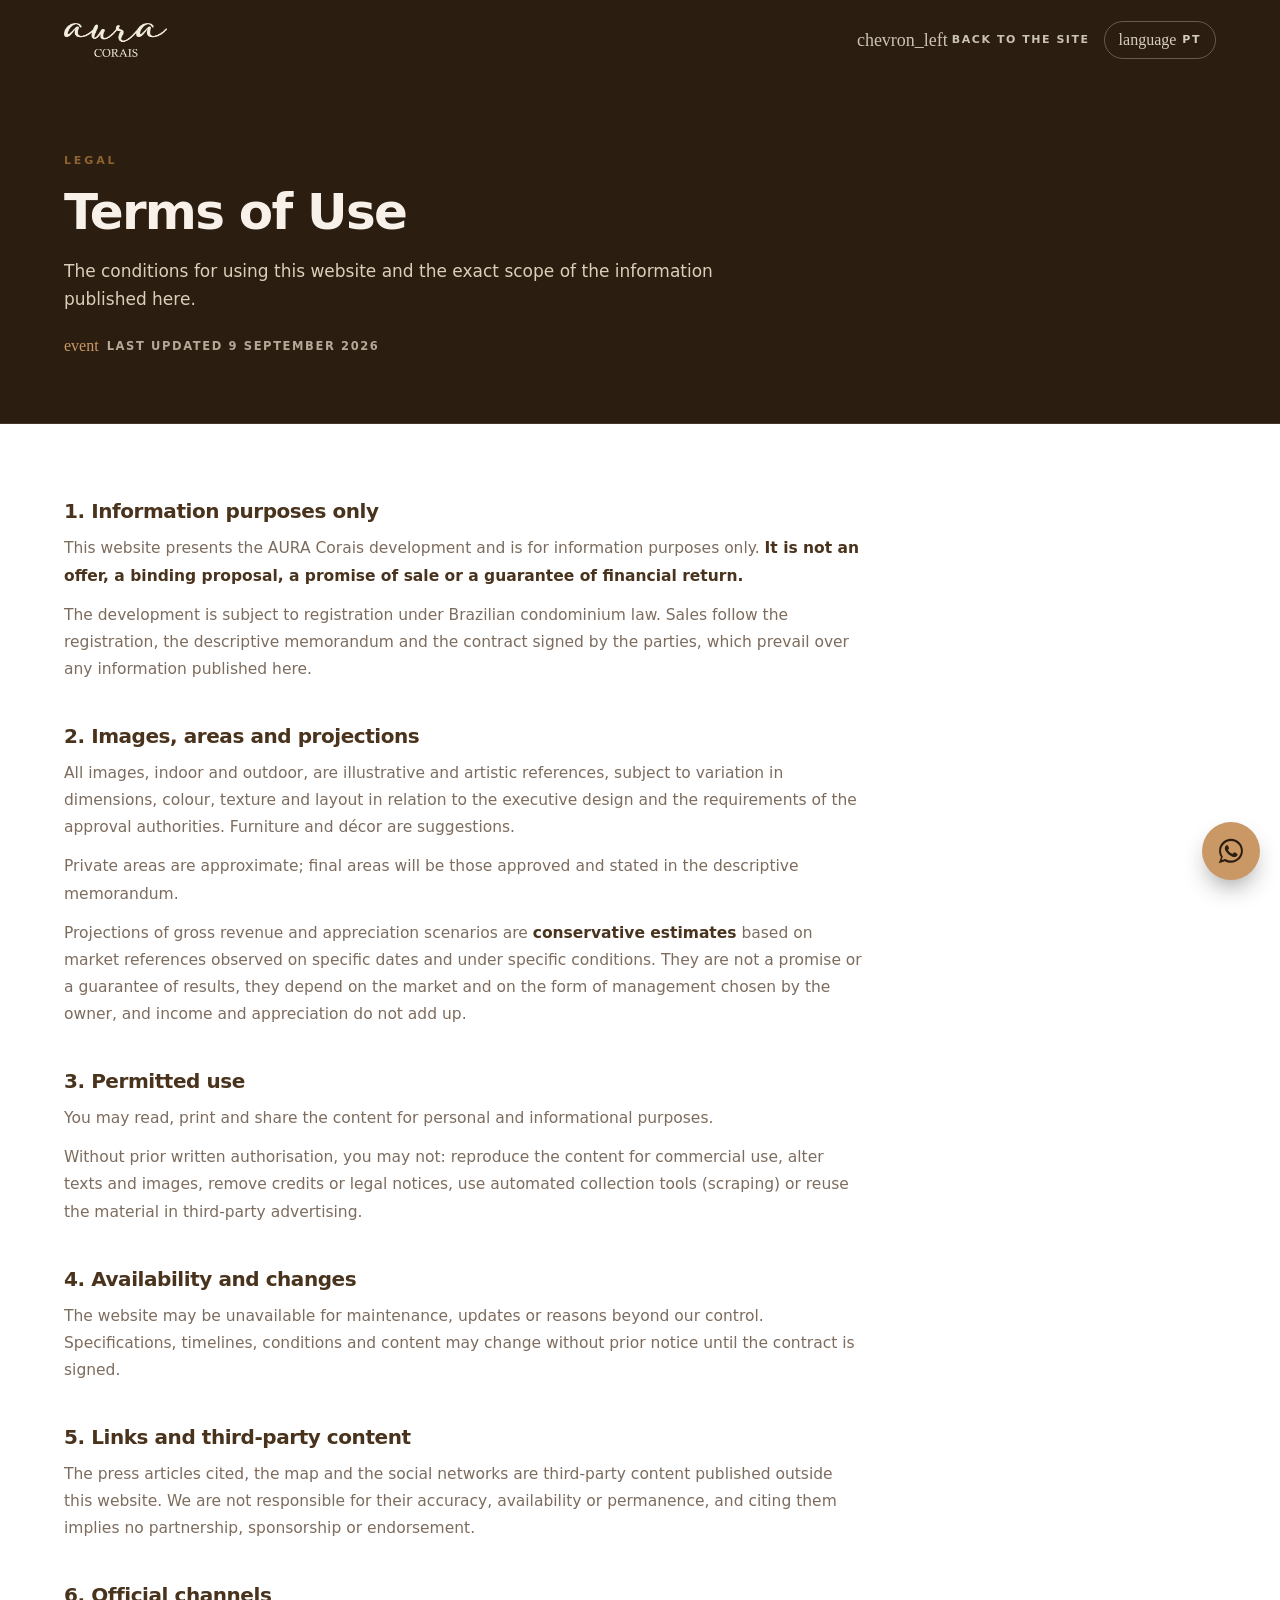
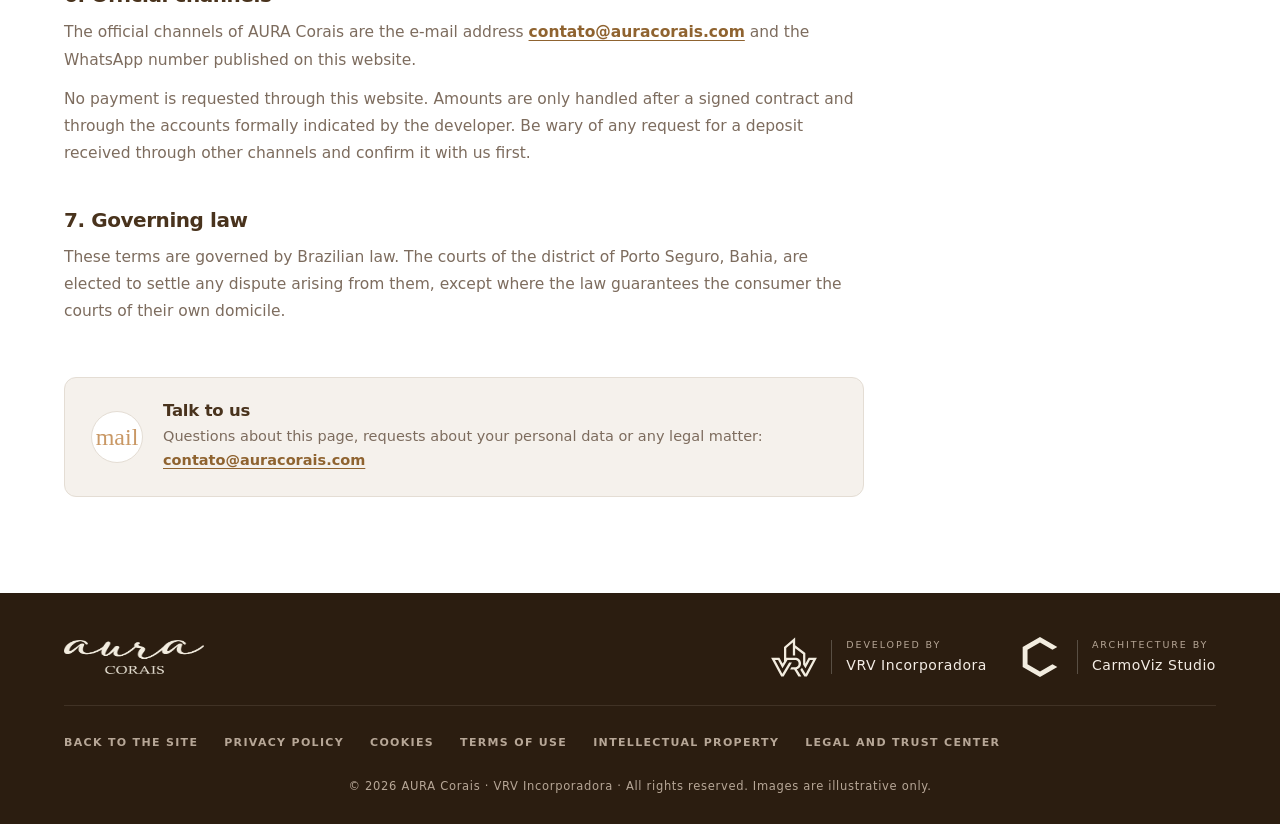
<file: en-terms.html>
<!DOCTYPE html>
<html lang="en" data-idioma-alt="termos.html">
<head>
  <meta charset="UTF-8">
  <meta name="viewport" content="width=device-width, initial-scale=1.0">
  <title>Terms of Use · AURA Corais</title>
  <meta name="description" content="The conditions for using this website and the exact scope of the information published here.">
  <meta property="og:title" content="Terms of Use · AURA Corais">
  <meta property="og:description" content="The conditions for using this website and the exact scope of the information published here.">
  <meta property="og:type" content="article">
  <meta property="og:url" content="https://aura-corais.vercel.app/en-terms">
  <meta property="og:image" content="https://aura-corais.vercel.app/assets/og-image.jpg">
  <meta property="og:locale" content="en_US">
  <meta property="og:site_name" content="AURA Corais">
  <link rel="canonical" href="https://aura-corais.vercel.app/en-terms">
  <link rel="alternate" hreflang="pt-BR" href="https://aura-corais.vercel.app/termos">
  <link rel="alternate" hreflang="en" href="https://aura-corais.vercel.app/en-terms">
  <link rel="alternate" hreflang="x-default" href="https://aura-corais.vercel.app/termos">
  <meta name="robots" content="index,follow">
  <meta name="referrer" content="strict-origin-when-cross-origin">
  <meta http-equiv="X-Content-Type-Options" content="nosniff">
  <meta http-equiv="Content-Security-Policy" content="default-src 'self'; script-src 'self'; style-src 'self' 'unsafe-inline' https://fonts.googleapis.com; img-src 'self' data: https:; font-src 'self' https://fonts.gstatic.com data:; connect-src 'self' https:; frame-src https://maps.google.com https://www.google.com; object-src 'none'; base-uri 'self'; form-action 'self'">
  <meta name="theme-color" content="#2B1D10">
  <link rel="icon" type="image/png" href="assets/favicon.png">
  <link rel="apple-touch-icon" href="assets/favicon.png">
  <link rel="preconnect" href="https://fonts.googleapis.com">
  <link rel="preconnect" href="https://fonts.gstatic.com" crossorigin>
  <!-- impeccable-disable overused-font: Inter é a tipografia do kit comercial inteiro -->
  <link href="https://fonts.googleapis.com/css2?family=Inter:wght@300..900&display=swap" rel="stylesheet">
  <link href="https://fonts.googleapis.com/css2?family=Material+Symbols+Outlined:opsz,wght,FILL,GRAD@20..48,300,0,0&icon_names=account_balance,architecture,beach_access,calendar_month,chat,check,chevron_left,chevron_right,close,construction,cookie,copyright,corporate_fare,description,directions_bike,engineering,event,expand_more,fitness_center,gavel,home_work,key,language,location_on,luggage,mail,mark_email_read,north_east,payments,pool,restaurant,room_service,sauna,search,self_improvement,shield,sms_failed,spa,trending_up&display=block" rel="stylesheet">
  <link rel="stylesheet" href="styles.css?v=202609100429">
  <script src="idioma.js?v=202609100429"></script>
</head>
<body class="pagina-juridica">

<header class="header rolado">
  <div class="container header-inner">
    <a href="en.html" class="logo" aria-label="AURA Corais"><img src="assets/logo-creme.png" alt="AURA Corais" width="140" height="46"></a>
    <div class="header-acoes">
      <a class="voltar" href="en.html"><span class="ms" aria-hidden="true">chevron_left</span>Back to the site</a>
      <a class="idioma" href="termos.html" hreflang="pt-BR" aria-label="Ver o site em português"><span class="ms" aria-hidden="true">language</span>PT</a>
    </div>
  </div>
</header>

<main>
  <section class="jur-topo">
    <div class="container">
      <span class="tag">Legal</span>
      <h1>Terms of Use</h1>
      <p class="sub">The conditions for using this website and the exact scope of the information published here.</p>
      <p class="jur-data"><span class="ms" aria-hidden="true">event</span>Last updated 9 September 2026</p>
    </div>
  </section>

  <section class="secao jur-corpo">
    <div class="container">
      
      <div class="jur-texto">
        
        <div class="jur-bloco">
          <h2>1. Information purposes only</h2>
          <p>This website presents the AURA Corais development and is for information purposes only. <b>It is not an offer, a binding proposal, a promise of sale or a guarantee of financial return.</b></p><p>The development is subject to registration under Brazilian condominium law. Sales follow the registration, the descriptive memorandum and the contract signed by the parties, which prevail over any information published here.</p>
        </div>
        
        <div class="jur-bloco">
          <h2>2. Images, areas and projections</h2>
          <p>All images, indoor and outdoor, are illustrative and artistic references, subject to variation in dimensions, colour, texture and layout in relation to the executive design and the requirements of the approval authorities. Furniture and décor are suggestions.</p><p>Private areas are approximate; final areas will be those approved and stated in the descriptive memorandum.</p><p>Projections of gross revenue and appreciation scenarios are <b>conservative estimates</b> based on market references observed on specific dates and under specific conditions. They are not a promise or a guarantee of results, they depend on the market and on the form of management chosen by the owner, and income and appreciation do not add up.</p>
        </div>
        
        <div class="jur-bloco">
          <h2>3. Permitted use</h2>
          <p>You may read, print and share the content for personal and informational purposes.</p><p>Without prior written authorisation, you may not: reproduce the content for commercial use, alter texts and images, remove credits or legal notices, use automated collection tools (scraping) or reuse the material in third-party advertising.</p>
        </div>
        
        <div class="jur-bloco">
          <h2>4. Availability and changes</h2>
          <p>The website may be unavailable for maintenance, updates or reasons beyond our control. Specifications, timelines, conditions and content may change without prior notice until the contract is signed.</p>
        </div>
        
        <div class="jur-bloco">
          <h2>5. Links and third-party content</h2>
          <p>The press articles cited, the map and the social networks are third-party content published outside this website. We are not responsible for their accuracy, availability or permanence, and citing them implies no partnership, sponsorship or endorsement.</p>
        </div>
        
        <div class="jur-bloco">
          <h2>6. Official channels</h2>
          <p>The official channels of AURA Corais are the e-mail address <a href="mailto:contato@auracorais.com">contato@auracorais.com</a> and the WhatsApp number published on this website.</p><p>No payment is requested through this website. Amounts are only handled after a signed contract and through the accounts formally indicated by the developer. Be wary of any request for a deposit received through other channels and confirm it with us first.</p>
        </div>
        
        <div class="jur-bloco">
          <h2>7. Governing law</h2>
          <p>These terms are governed by Brazilian law. The courts of the district of Porto Seguro, Bahia, are elected to settle any dispute arising from them, except where the law guarantees the consumer the courts of their own domicile.</p>
        </div>
        
        <div class="jur-contato">
          <span class="ico"><span class="ms" aria-hidden="true">mail</span></span>
          <div>
            <h3>Talk to us</h3>
            <p>Questions about this page, requests about your personal data or any legal matter: <a href="mailto:contato@auracorais.com">contato@auracorais.com</a></p>
          </div>
        </div>
      </div>
    </div>
  </section>
</main>

<footer class="rodape-site">
  <div class="container">
    <div class="topo">
      <img src="assets/logo-creme.png" alt="AURA Corais" width="140" height="46">
      <div class="rodape-marcas">
        <div class="rodape-real"><svg aria-label="VRV Incorporadora" role="img" xmlns="http://www.w3.org/2000/svg" viewBox="175.3 74.3 844.0 717.3"><path fill="currentColor" fill-rule="evenodd" d="M617.7 76.3 L616.3 76.7 L479.0 195.3 L414.0 250.7 L414.0 514.7 L389.3 554.0 L388.3 554.3 L387.0 553.3 L329.7 446.0 L177.3 446.3 L219.3 526.0 L303.0 680.7 L360.3 788.3 L362.0 789.7 L406.7 789.3 L558.7 535.3 L509.7 535.0 L508.3 536.0 L385.0 741.3 L383.7 742.0 L382.7 741.3 L329.3 640.3 L248.3 490.0 L248.0 488.3 L249.3 487.3 L303.3 487.3 L305.0 488.3 L385.3 638.7 L387.0 640.3 L392.3 632.3 L478.3 490.0 L480.3 487.7 L621.0 487.7 L628.7 488.7 L636.7 490.7 L644.0 493.3 L652.3 497.7 L659.3 502.7 L667.0 510.3 L671.0 515.7 L675.0 522.7 L678.0 530.0 L681.0 543.0 L681.7 559.3 L680.0 571.7 L676.0 583.3 L673.0 589.3 L668.3 596.0 L660.3 604.0 L651.3 610.3 L640.0 615.7 L628.0 619.0 L612.7 620.7 L552.0 620.7 L549.7 623.3 L527.7 660.0 L527.3 661.7 L599.7 662.3 L620.7 695.3 L678.7 789.3 L730.7 789.3 L724.0 777.7 L648.7 657.7 L648.7 656.3 L649.7 655.7 L652.3 655.3 L661.3 652.3 L674.3 646.3 L683.3 640.7 L693.3 632.7 L700.0 626.0 L709.3 613.7 L714.7 604.3 L720.7 589.3 L723.7 577.3 L725.3 564.0 L725.7 547.3 L724.7 536.0 L722.3 524.0 L717.7 510.0 L712.7 499.3 L704.3 486.7 L697.3 478.7 L689.7 471.7 L682.0 466.0 L673.7 461.0 L666.3 457.3 L655.3 453.0 L636.0 448.0 L619.0 446.0 L456.7 446.0 L455.3 444.7 L455.7 269.7 L574.7 167.0 L575.7 166.7 L576.7 167.3 L576.3 406.7 L577.3 407.7 L617.3 407.3 L618.3 406.3 L618.0 299.3 L618.3 271.3 L619.3 270.7 L764.0 380.7 L764.3 568.3 L807.7 640.0 L809.0 640.0 L889.7 489.0 L892.0 487.3 L946.0 487.3 L947.0 488.0 L947.0 489.3 L928.3 524.7 L817.0 732.7 L811.7 741.7 L811.0 742.0 L809.7 741.0 L744.0 631.3 L743.3 631.0 L742.0 632.0 L736.7 640.3 L726.3 653.0 L720.0 659.3 L713.3 664.7 L713.3 665.7 L788.3 789.3 L833.0 789.7 L834.3 788.7 L1017.3 447.3 L1017.3 446.3 L1016.7 446.0 L865.3 446.3 L808.0 553.3 L806.3 553.3 L805.3 548.0 L805.3 359.7 L618.3 217.3 L618.3 76.7 Z"/></svg><span class="filete"></span><div><div class="lab">Developed by</div><div class="nome">VRV Incorporadora</div></div></div>
        <a class="rodape-real projeto" href="https://carmoviz.com" target="_blank" rel="noopener noreferrer"><svg aria-label="CarmoViz Studio" role="img" viewBox="453 221 3093 3572" xmlns="http://www.w3.org/2000/svg"><polygon fill="currentColor" points="3545.94,1114.27 1999.47,221.42 453,1114.27 453,2899.99 1999.47,3792.84 3545.94,2899.99 3112.93,2649.99 1999.47,3292.84 886.01,2649.99 886.01,1364.27 1999.47,721.42 3112.93,1364.27"/></svg><span class="filete"></span><div><div class="lab">Architecture by</div><div class="nome">CarmoViz Studio</div></div></a>
      </div>
    </div>
    <nav class="rodape-juridico" aria-label="Legal pages">
      <a href="en.html">Back to the site</a>
      <a href="en-privacy.html">Privacy Policy</a>
      <a href="en-cookies.html">Cookies</a>
      <a href="en-terms.html">Terms of Use</a>
      <a href="en-intellectual-property.html">Intellectual Property</a>
      <a href="en-legal-center.html">Legal and Trust Center</a>
    </nav>
    <p class="copy">© 2026 AURA Corais · VRV Incorporadora · All rights reserved. Images are illustrative only.</p>
  </div>
</footer>

<a class="whats" href="https://wa.me/5573999999999?text=Hello%21%20I%20saw%20the%20AURA%20Corais%20website%20and%20I%20would%20like%20to%20receive%20the%20presentation." target="_blank" rel="noopener noreferrer" aria-label="Chat on WhatsApp">
  <svg viewBox="0 0 32 32" aria-hidden="true"><path d="M16 3C9 3 3.3 8.7 3.3 15.7c0 2.5.7 4.9 2 7L3 29l6.5-2.2c2 1.1 4.2 1.6 6.5 1.6 7 0 12.7-5.7 12.7-12.7S23 3 16 3zm0 23.2c-2 0-4-.5-5.7-1.6l-.4-.2-3.9 1.3 1.3-3.8-.3-.4a10.4 10.4 0 0 1-1.6-5.6C5.4 9.9 10.2 5.2 16 5.2s10.6 4.7 10.6 10.5S21.8 26.2 16 26.2zm5.8-7.8c-.3-.2-1.9-.9-2.2-1-.3-.1-.5-.2-.7.2s-.8 1-1 1.2c-.2.2-.4.2-.7.1-.3-.2-1.3-.5-2.5-1.6-.9-.8-1.6-1.9-1.8-2.2-.2-.3 0-.5.1-.6l.5-.6.3-.5c.1-.2 0-.4 0-.6l-1-2.4c-.3-.6-.5-.5-.7-.5h-.6c-.2 0-.6.1-.9.4-.3.3-1.2 1.1-1.2 2.8s1.2 3.3 1.4 3.5c.2.2 2.4 3.6 5.7 5 .8.3 1.4.6 1.9.7.8.3 1.5.2 2.1.1.6-.1 1.9-.8 2.2-1.5.3-.8.3-1.4.2-1.5-.1-.1-.3-.2-.6-.4z"/></svg>
</a>

<!-- dados da página lidos pelo script.js (idioma, textos da interface, contatos) -->
<script type="application/json" id="dados-site">{"lang": "en", "nome": "AURA Corais", "whatsapp": "5573999999999", "msgWhats": "Hello! I saw the AURA Corais website and I would like to receive the presentation.", "formEndpoint": "https://formsubmit.co/ajax/contato@auracorais.com", "autoplayMs": 6000, "txt": {"enviando": "Sending…", "sucTitulo": "Your details are on the way!", "sucTexto": "Your details were e-mailed to the AURA Corais team. You will soon receive the full presentation and the latest news about the launch.", "erroTitulo": "We could not send it right now", "erroTexto": "The automatic submission failed. Talk to the AURA Corais team on WhatsApp — we answer in minutes.", "telBR": "(DD) 99999-9999", "telIntl": "Number with area code", "semPais": "No country found", "newsInvalido": "Please enter a valid e-mail.", "newsOk": "Done! You are on the updates list.", "newsErro": "We could not sign you up right now. Please try again in a moment."}}</script>
<script src="script.js?v=202609100429"></script>

</body>
</html>
</file>
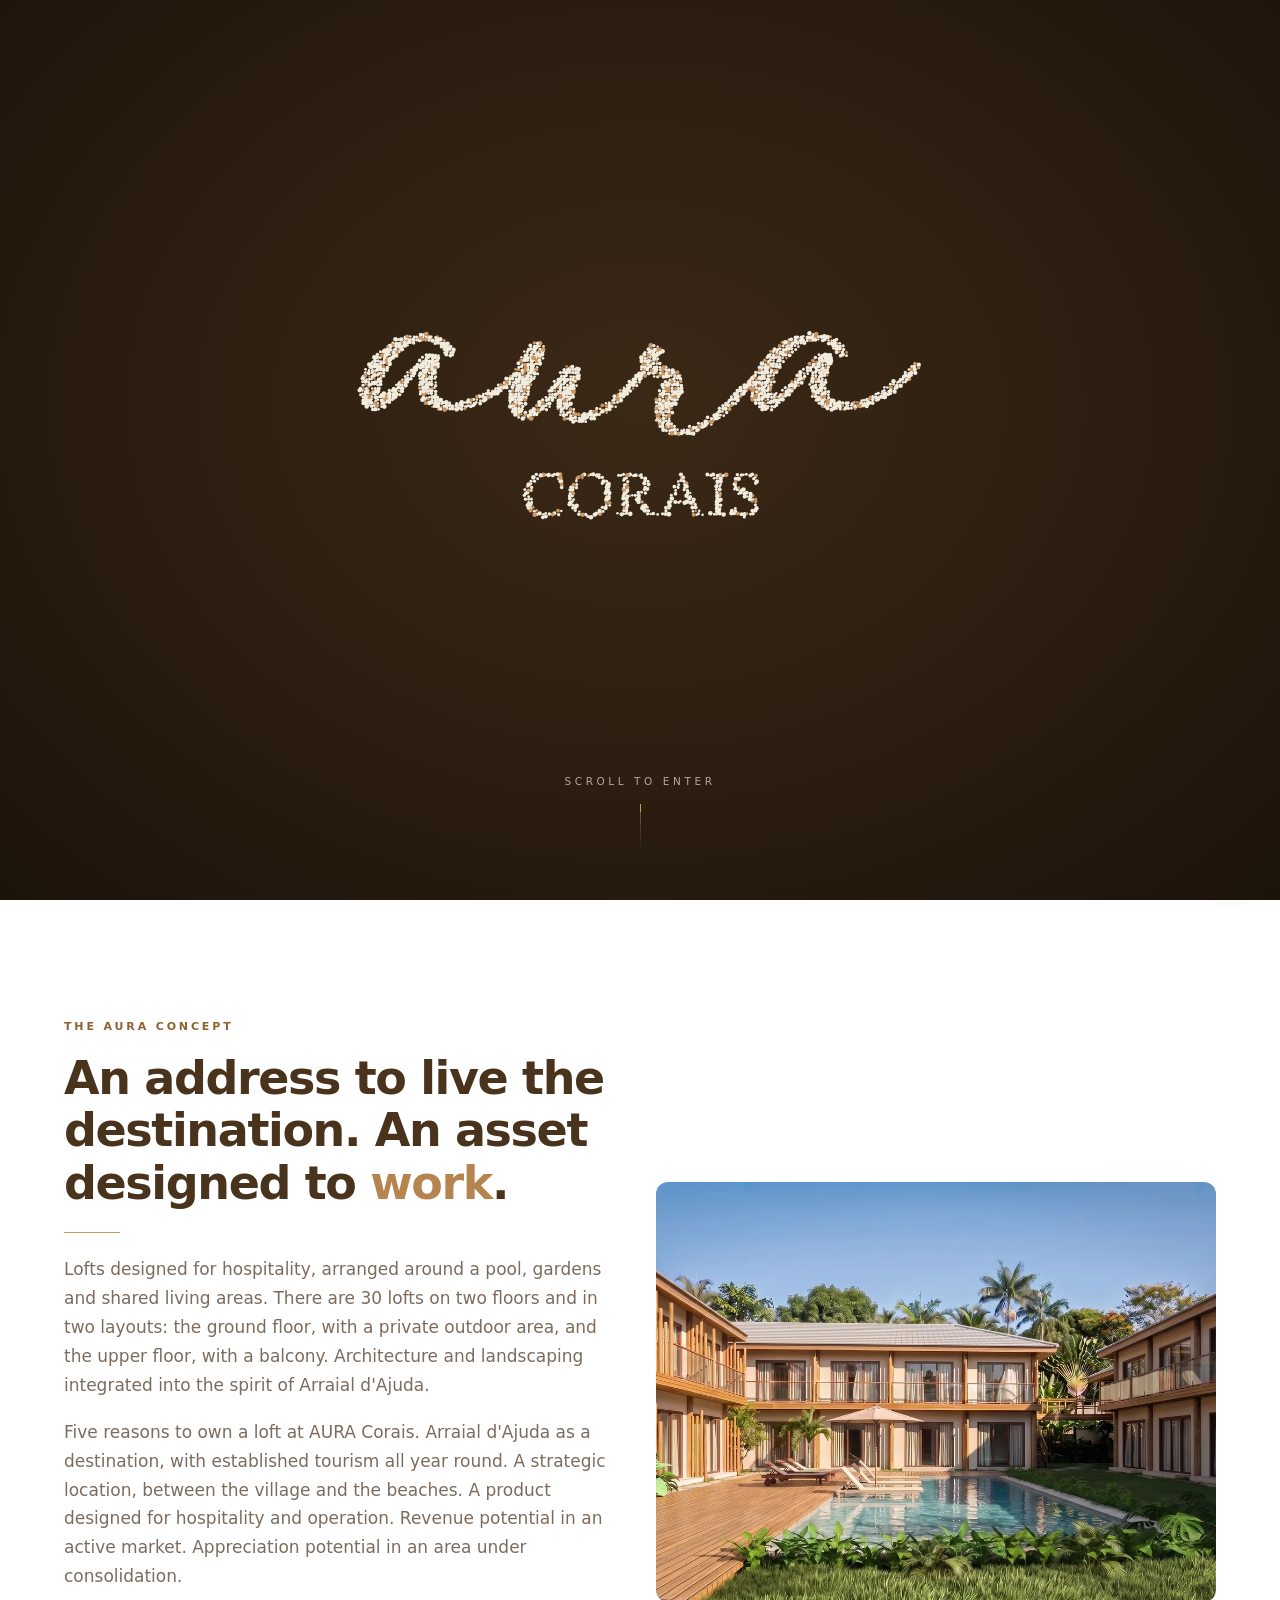
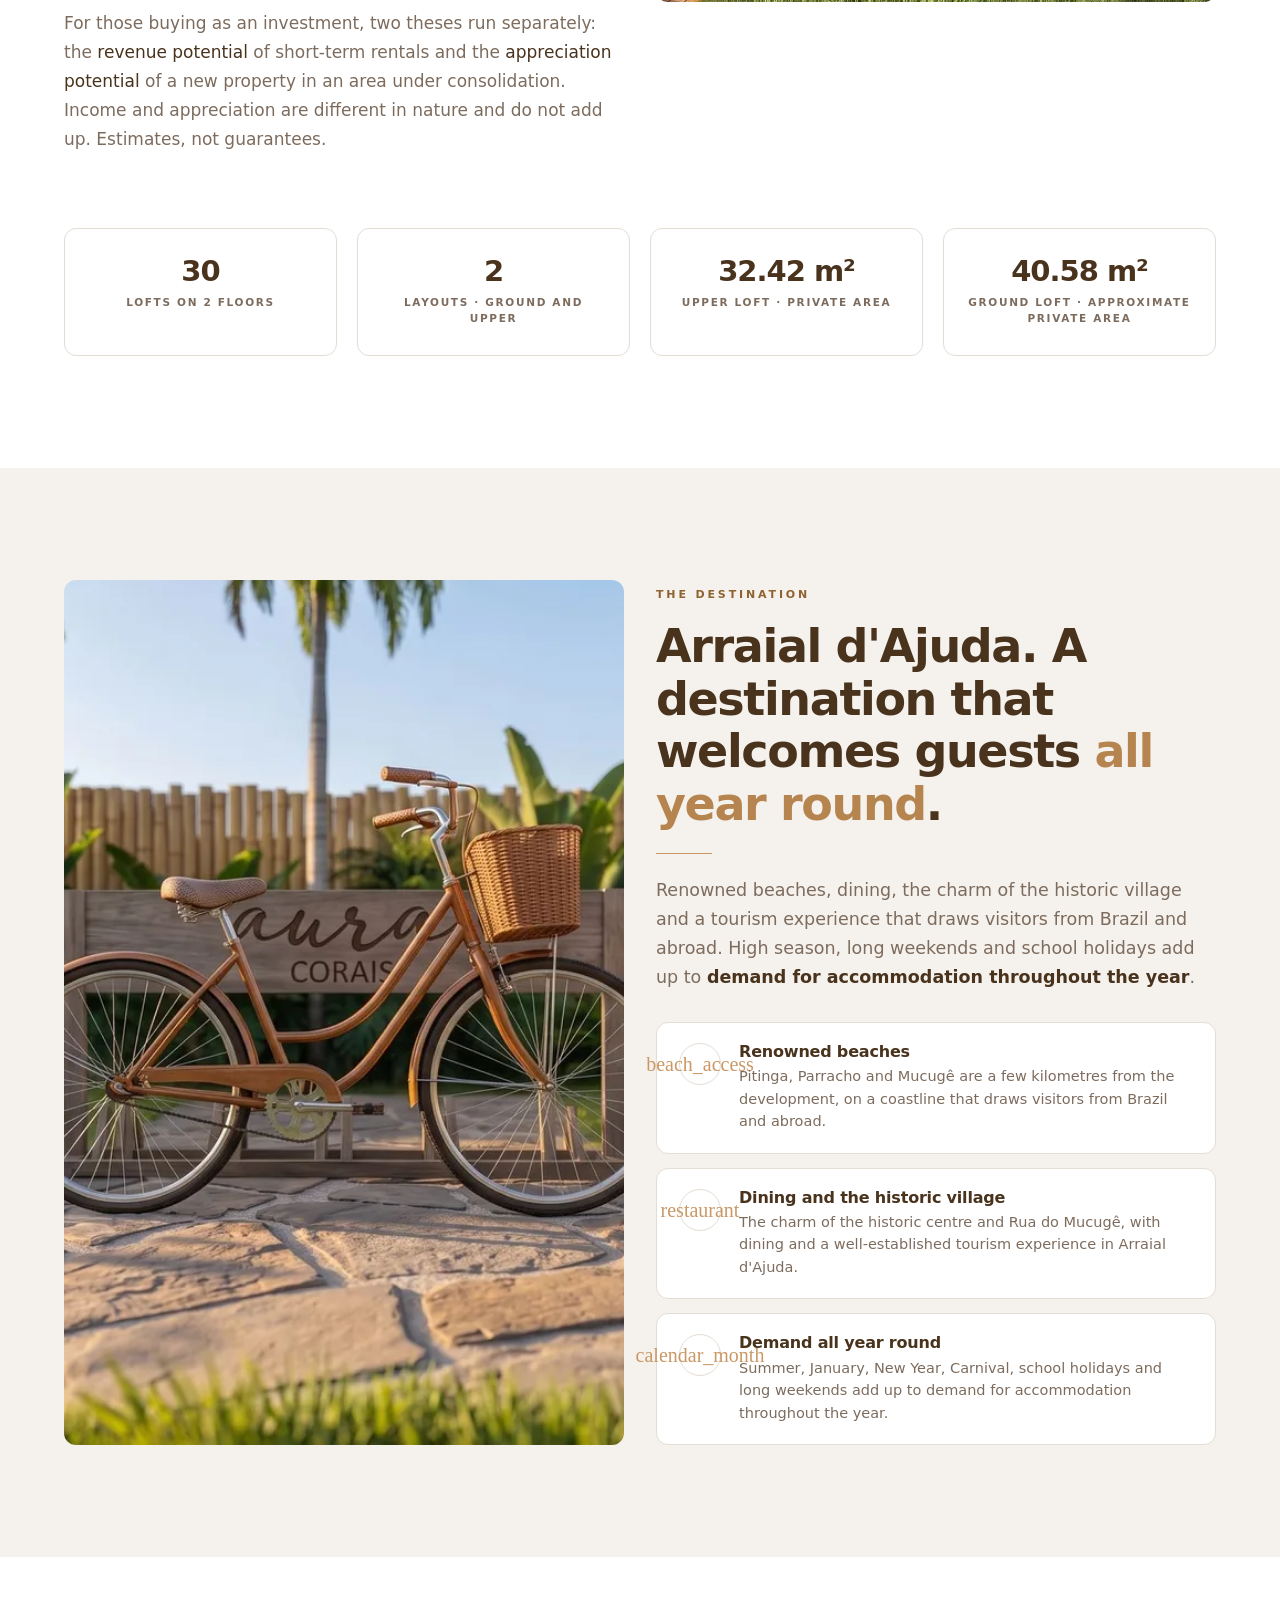
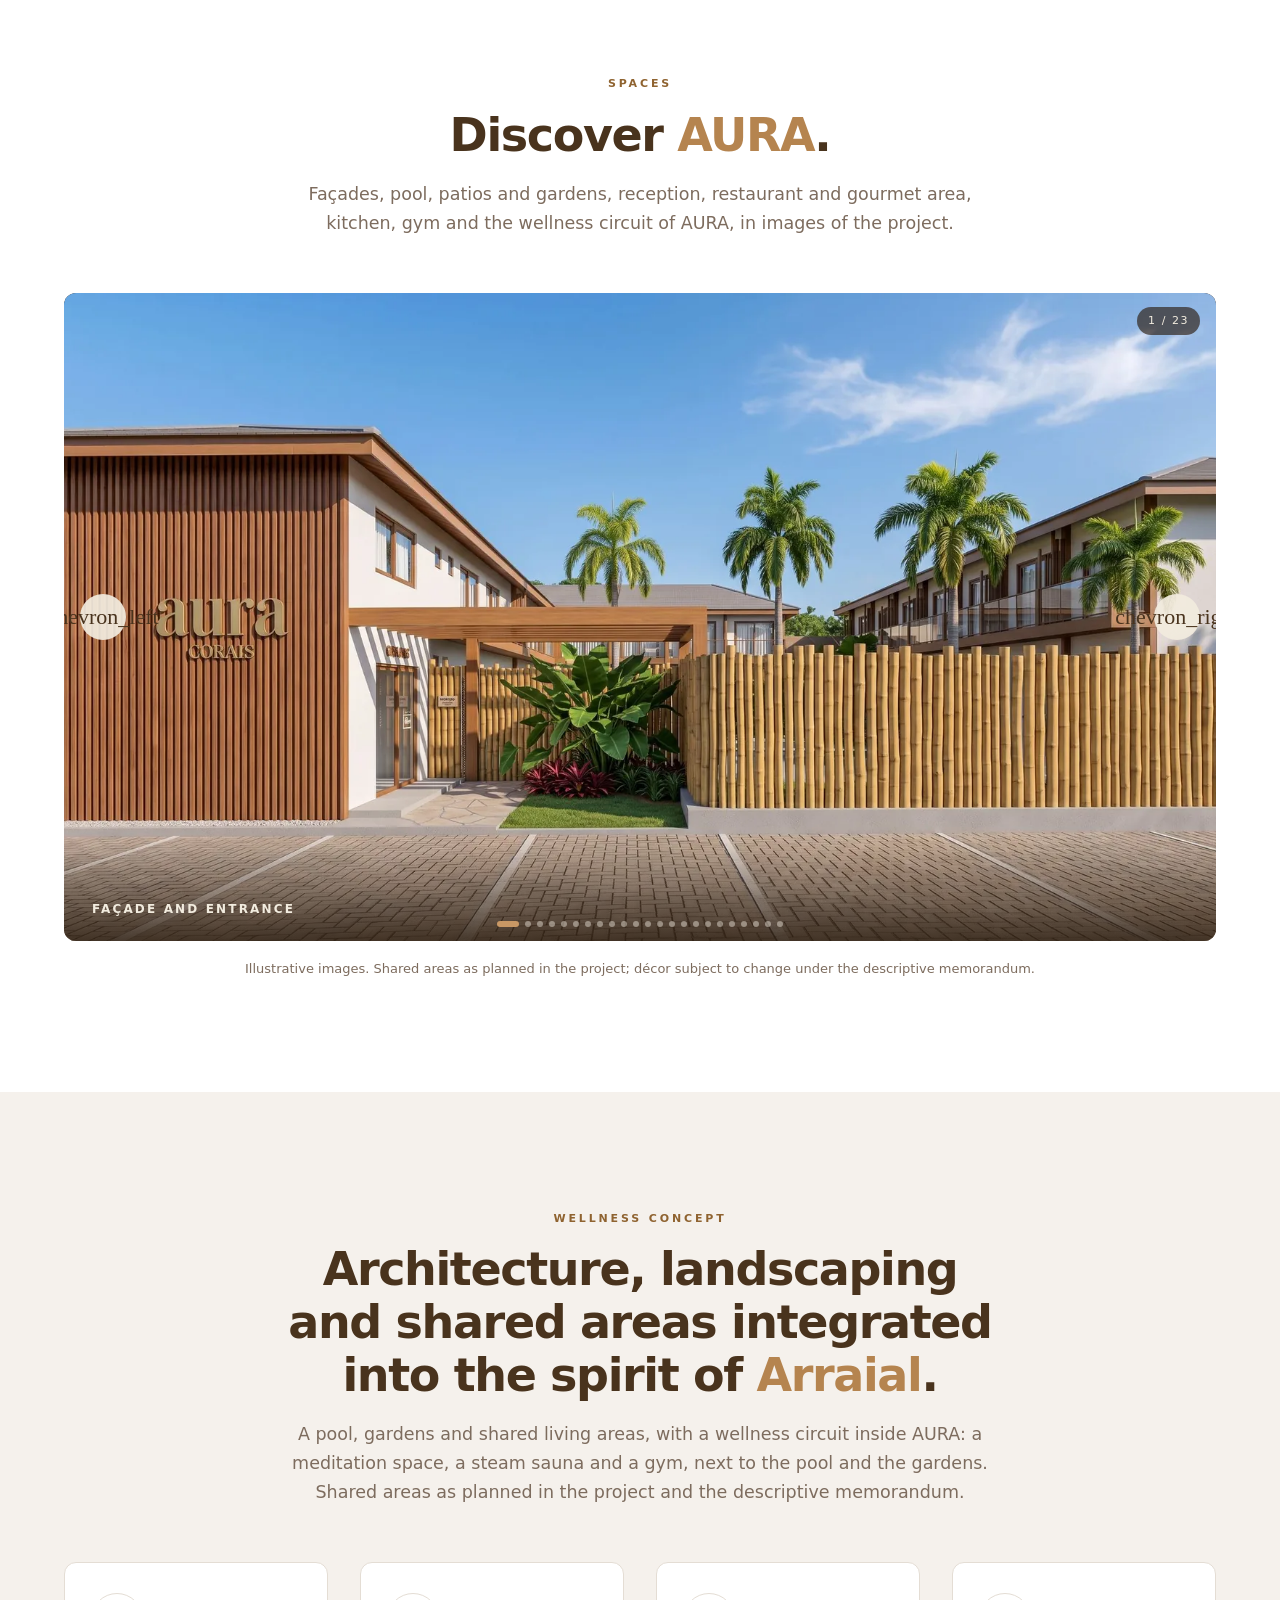
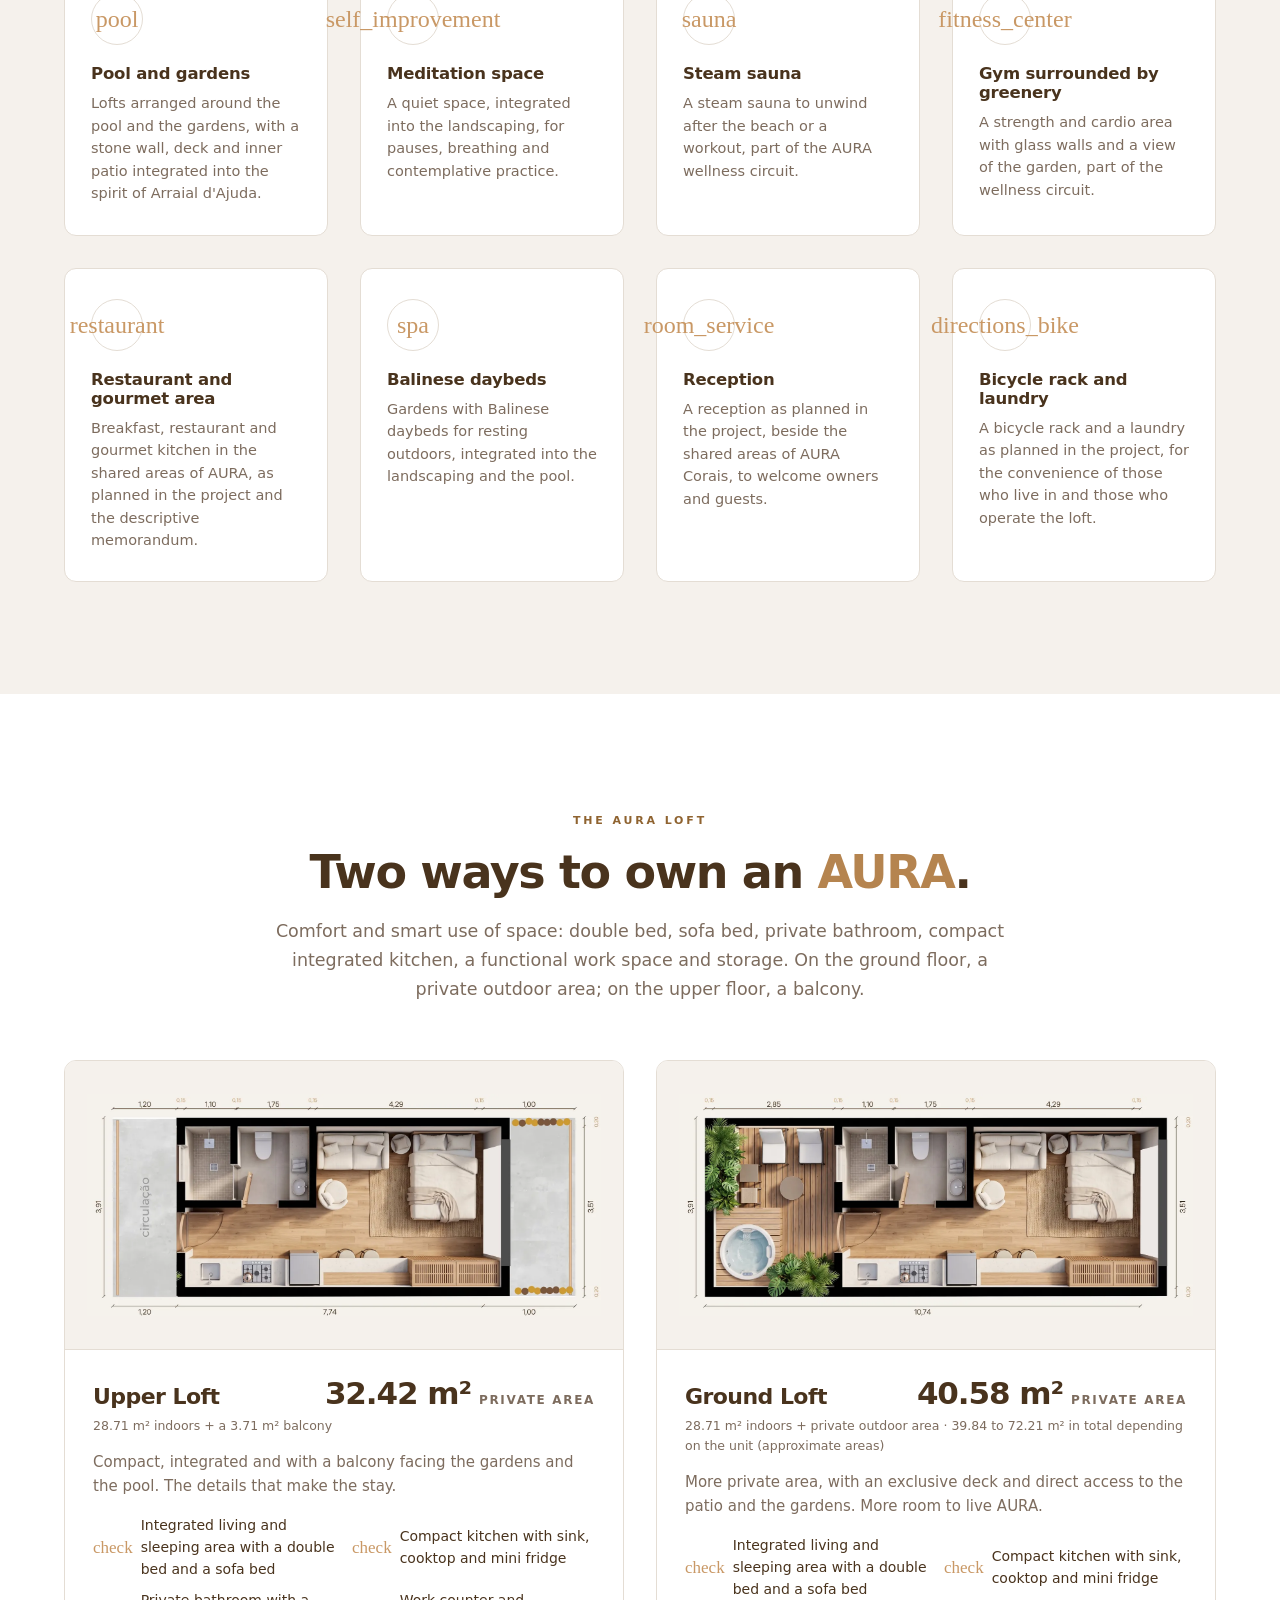
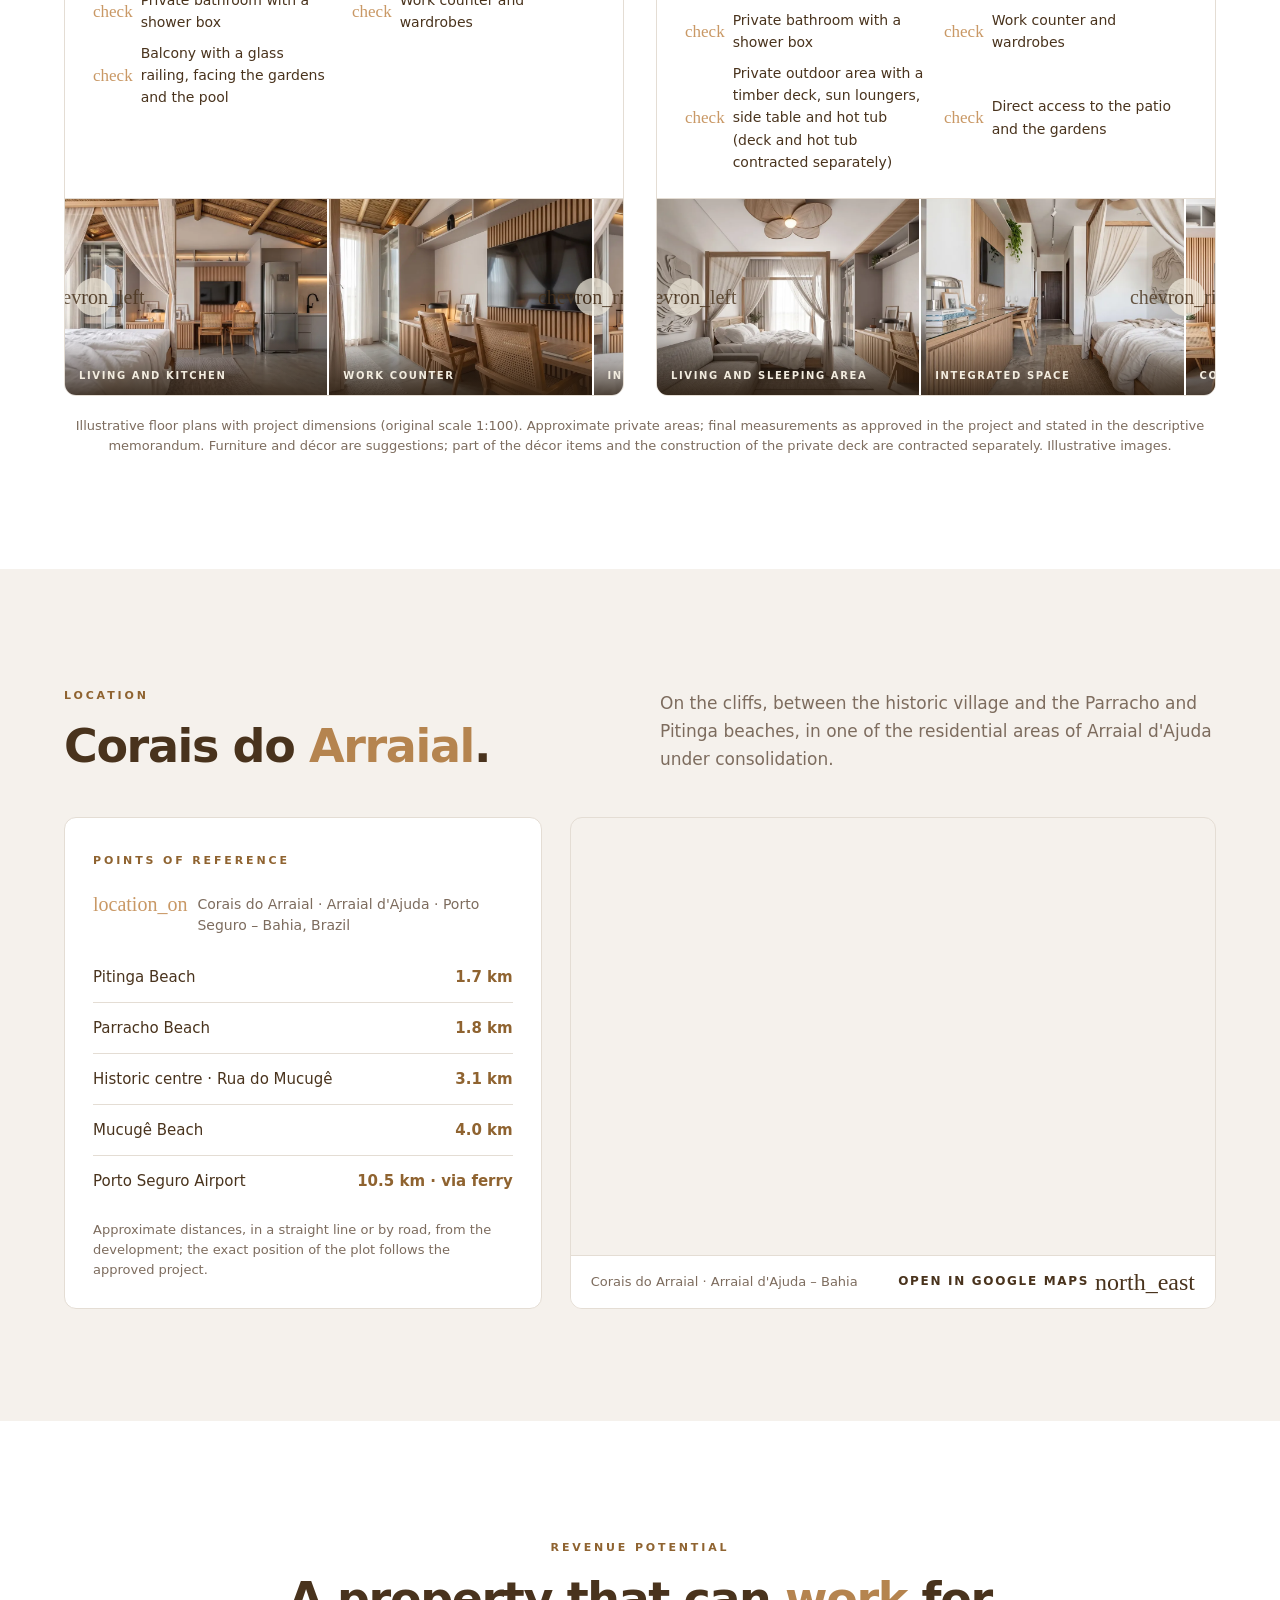
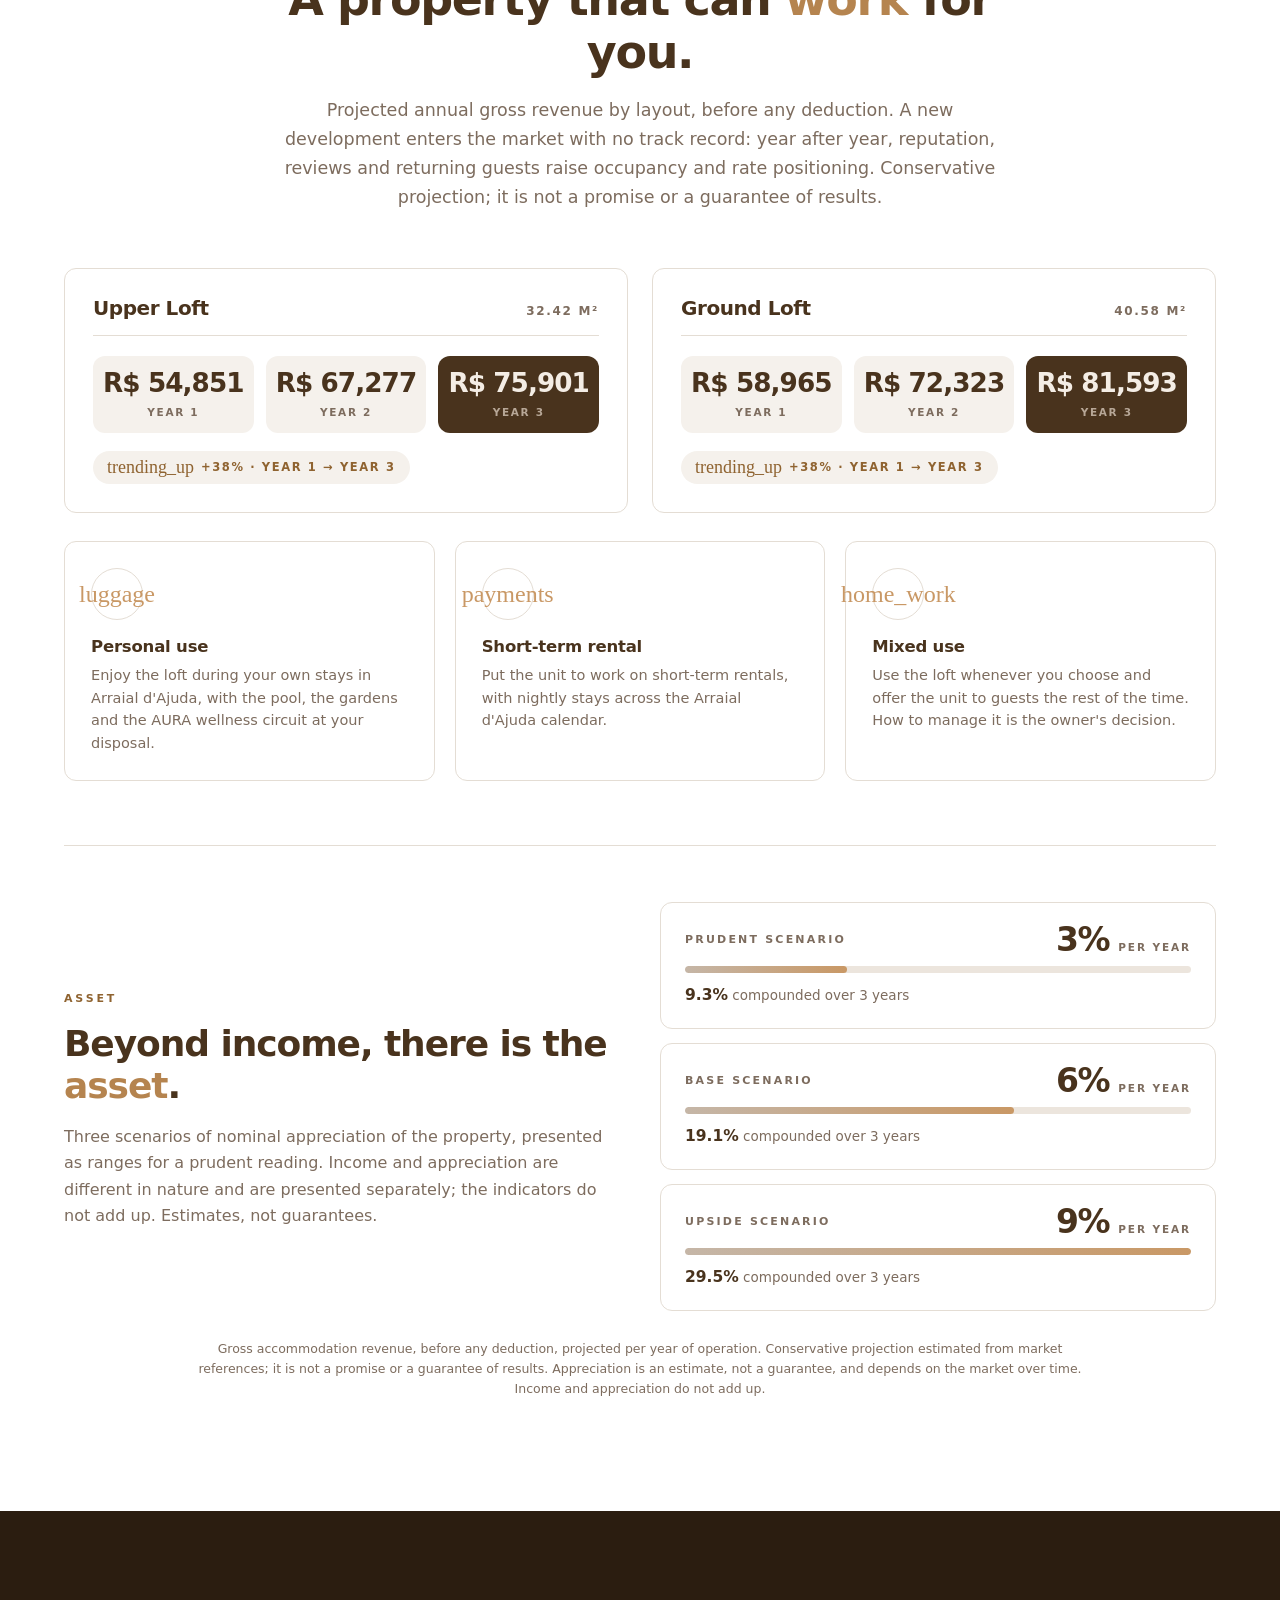
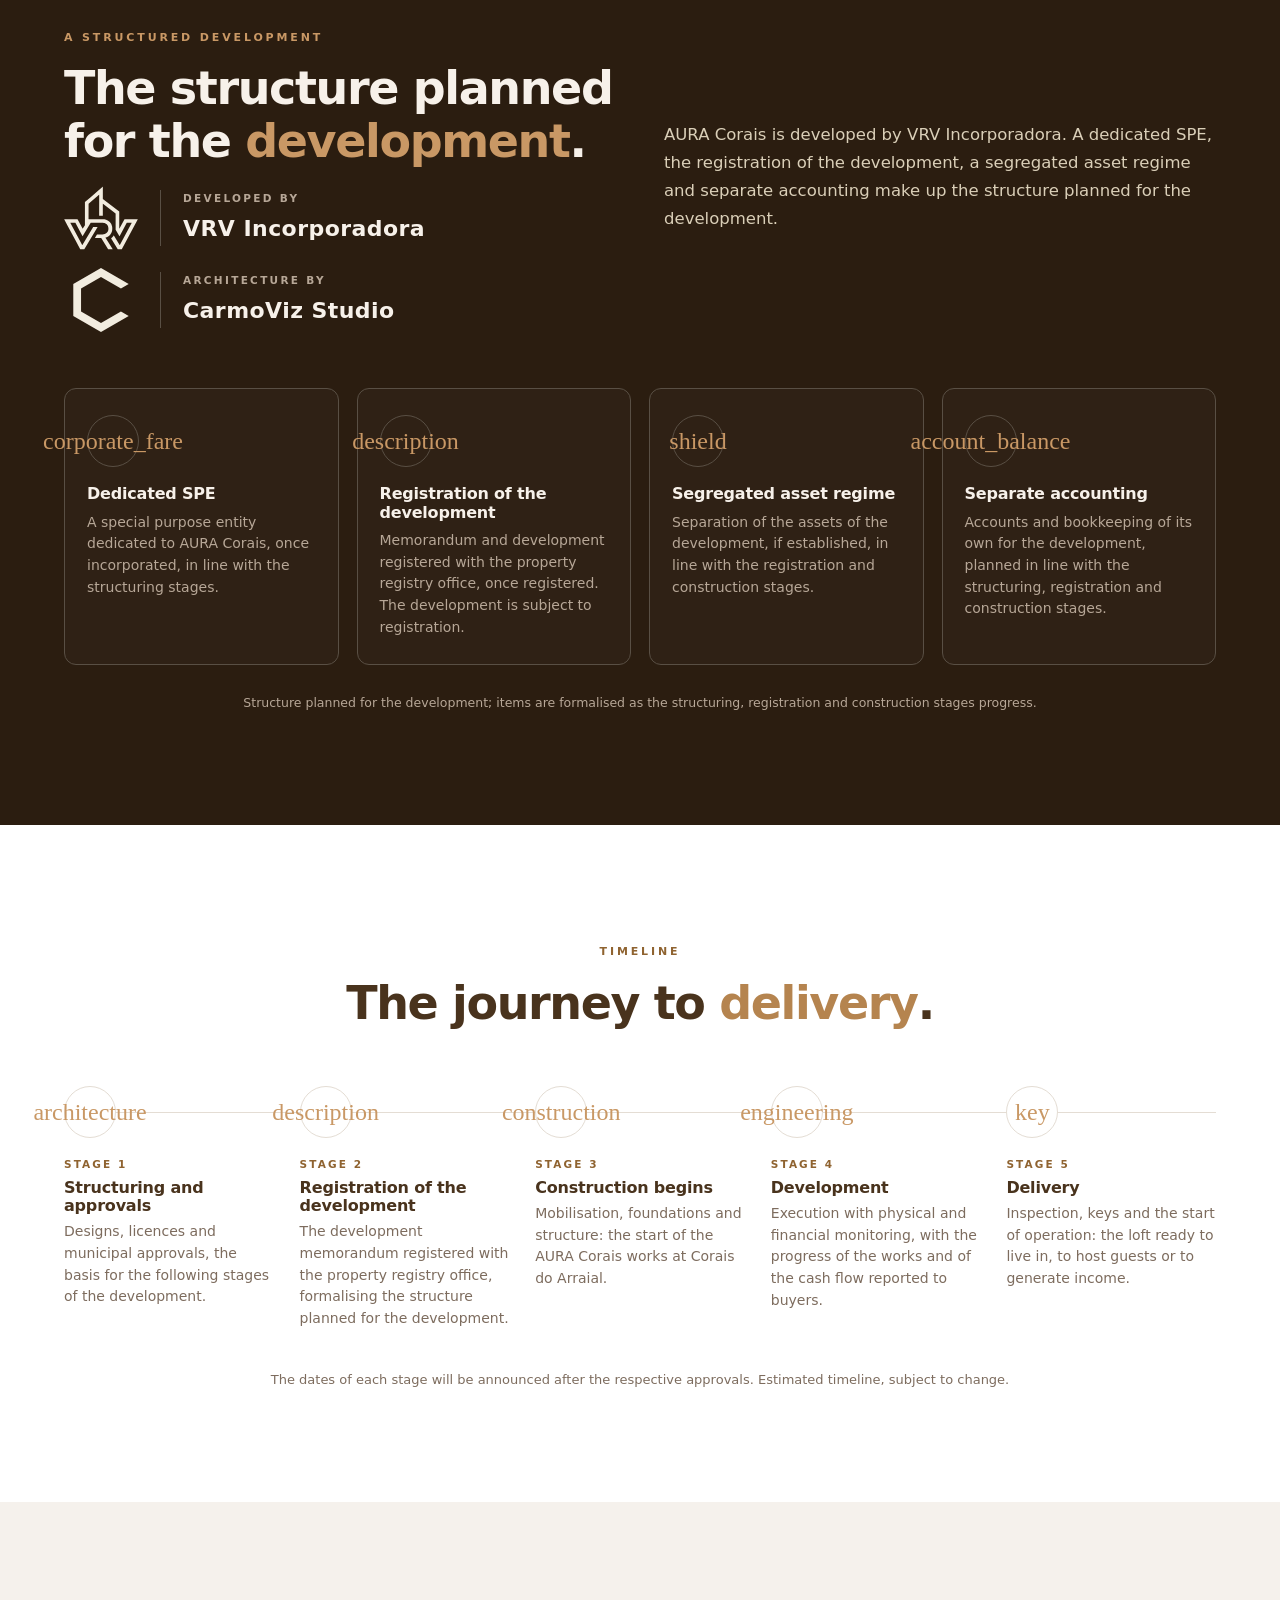
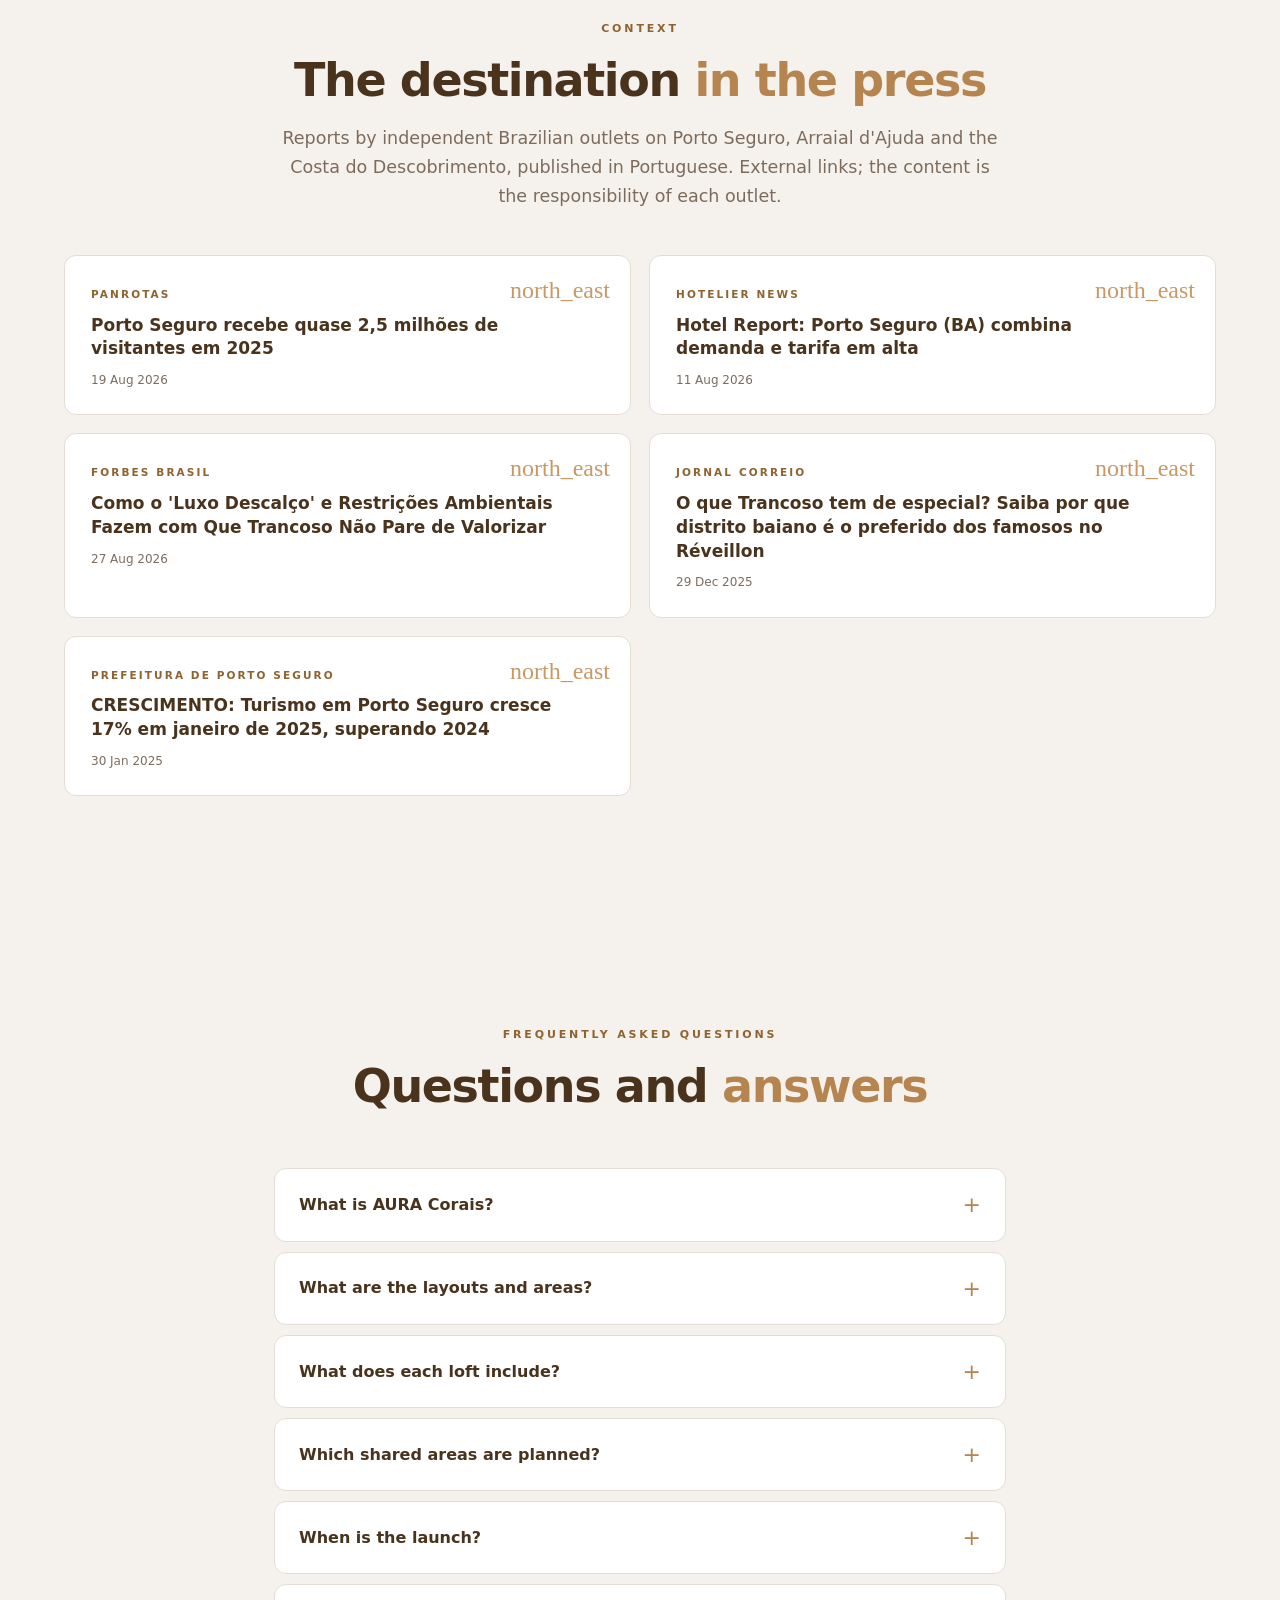
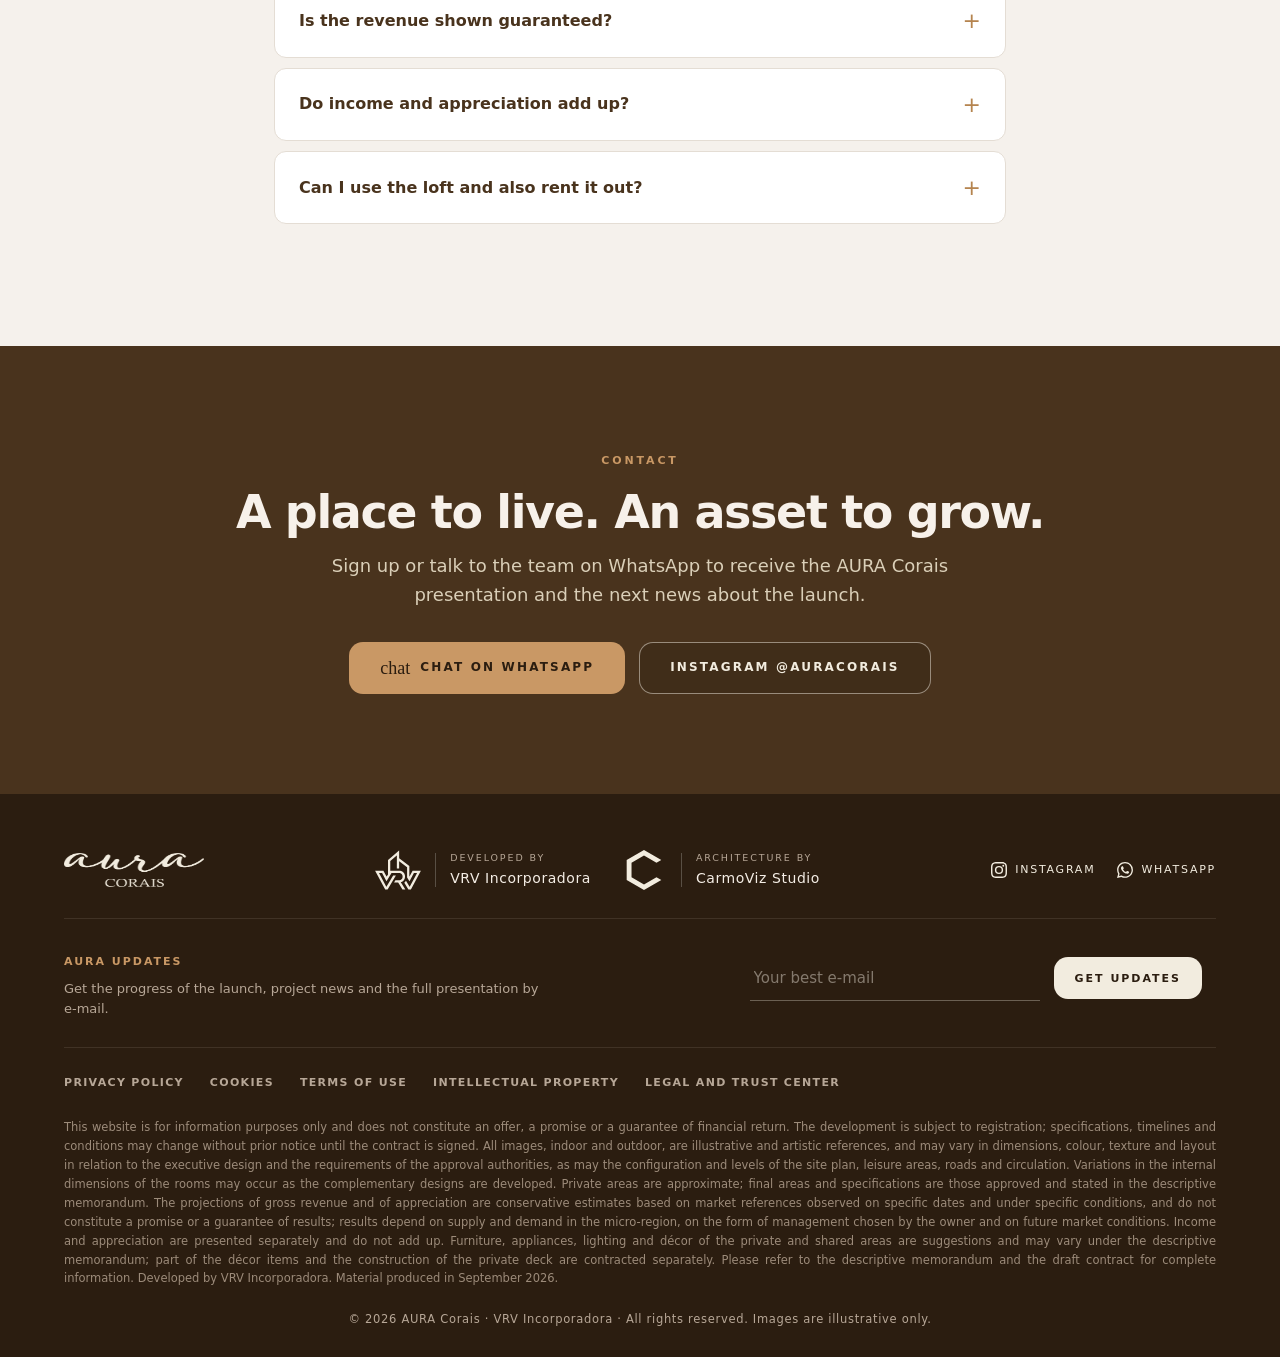
<file: en.html>
<!DOCTYPE html>
<html lang="en" data-idioma-alt="index.html">
<head>
  <meta charset="UTF-8">
  <meta name="viewport" content="width=device-width, initial-scale=1.0">
  <title>AURA Corais · Lofts in Arraial d'Ajuda – Bahia, Brazil</title>
  <meta name="description" content="Contemporary lofts at Corais do Arraial, Arraial d'Ajuda – Bahia, Brazil. Pool, gardens and a wellness circuit. A place to live. An asset to grow. Launching soon.">
  <meta property="og:title" content="AURA Corais · Lofts in Arraial d'Ajuda – Bahia, Brazil">
  <meta property="og:description" content="Contemporary lofts at Corais do Arraial, Arraial d'Ajuda – Bahia, Brazil. Pool, gardens and a wellness circuit. A place to live. An asset to grow. Launching soon.">
  <meta property="og:type" content="website">
  <meta property="og:url" content="https://aura-corais.vercel.app/en">
  <meta property="og:image" content="https://aura-corais.vercel.app/assets/og-image.jpg">
  <meta property="og:image:width" content="1200">
  <meta property="og:image:height" content="630">
  <meta property="og:locale" content="en_US">
  <meta property="og:locale:alternate" content="pt_BR">
  <meta property="og:site_name" content="AURA Corais">
  <meta name="twitter:card" content="summary_large_image">
  <link rel="canonical" href="https://aura-corais.vercel.app/en">
  <link rel="alternate" hreflang="pt-BR" href="https://aura-corais.vercel.app/">
  <link rel="alternate" hreflang="en" href="https://aura-corais.vercel.app/en">
  <link rel="alternate" hreflang="x-default" href="https://aura-corais.vercel.app/">
  <meta name="robots" content="index,follow">
  <meta name="referrer" content="strict-origin-when-cross-origin">
  <meta http-equiv="X-Content-Type-Options" content="nosniff">
  <meta http-equiv="Content-Security-Policy" content="default-src 'self'; script-src 'self'; style-src 'self' 'unsafe-inline' https://fonts.googleapis.com; img-src 'self' data: https:; font-src 'self' https://fonts.gstatic.com data:; connect-src 'self' https:; frame-src https://maps.google.com https://www.google.com; object-src 'none'; base-uri 'self'; form-action 'self'">
  <meta name="theme-color" content="#2B1D10">
  <link rel="icon" type="image/png" href="assets/favicon.png">
  <link rel="apple-touch-icon" href="assets/favicon.png">
  <link rel="preconnect" href="https://fonts.googleapis.com">
  <link rel="preconnect" href="https://fonts.gstatic.com" crossorigin>
  <!-- impeccable-disable overused-font: Inter é a tipografia escolhida pelo cliente para todo o kit comercial (book, portfólio, rendimento); o site precisa casar com os PDFs -->
  <link href="https://fonts.googleapis.com/css2?family=Inter:wght@300..900&display=swap" rel="stylesheet">
  <link href="https://fonts.googleapis.com/css2?family=Material+Symbols+Outlined:opsz,wght,FILL,GRAD@20..48,300,0,0&icon_names=account_balance,architecture,beach_access,calendar_month,chat,check,chevron_left,chevron_right,close,construction,cookie,copyright,corporate_fare,description,directions_bike,engineering,event,expand_more,fitness_center,gavel,home_work,key,language,location_on,luggage,mail,mark_email_read,north_east,payments,pool,restaurant,room_service,sauna,search,self_improvement,shield,sms_failed,spa,trending_up&display=block" rel="stylesheet">
  <link rel="preload" as="image" href="assets/piscina-noite.webp">
  <link rel="stylesheet" href="styles.css?v=202609100429">
  <script src="idioma.js?v=202609100429"></script>
  <script type="application/ld+json">
  {"@context":"https://schema.org","@type":"WebPage","url":"https://aura-corais.vercel.app/en","name":"AURA Corais","description":"Contemporary lofts at Corais do Arraial, Arraial d'Ajuda – Bahia, Brazil. Pool, gardens and a wellness circuit. A place to live. An asset to grow. Launching soon.","inLanguage":"en",
   "about":{"@type":"Place","name":"AURA Corais","address":{"@type":"PostalAddress","addressLocality":"Arraial d'Ajuda","addressRegion":"Bahia","addressCountry":"BR"}},
   "publisher":{"@type":"Organization","name":"VRV Incorporadora","url":"https://aura-corais.vercel.app/"}}
  </script>
</head>
<body>

<!-- ================= ABERTURA (partículas formam a logo → "Mova para abrir") ================= -->
<div id="intro" class="intro" aria-hidden="true">
  <canvas id="intro-canvas"></canvas>
  <div class="intro-dica"><span class="intro-dica-label">Scroll to enter</span><span class="intro-track"><span class="intro-dot"></span></span></div>
</div>

<!-- ================= HEADER ================= -->
<header class="header h-anim">
  <div class="container header-inner">
    <a href="#hero" class="logo" aria-label="AURA Corais"><img src="assets/logo-creme.png" alt="AURA Corais" width="140" height="46"></a>
    <nav class="menu" aria-label="Sections">
      <a href="#aura">AURA</a>
      <a href="#arraial">Arraial</a>
      <a href="#ambientes">Spaces</a>
      <a href="#lofts">Lofts</a>
      <a href="#localizacao">Location</a>
      <a href="#renda">Revenue</a>
      <a href="#contato">Contact</a>
    </nav>
    <div class="header-acoes">
      <a class="idioma" href="index.html" hreflang="pt-BR" aria-label="Ver o site em português"><span class="ms" aria-hidden="true">language</span>PT</a>
      <button type="button" class="hamburguer" aria-label="Open menu" aria-expanded="false" aria-controls="menu-mobile"><span></span><span></span><span></span></button>
    </div>
  </div>
</header>
<!-- fora do <header>: o backdrop-filter do header rolado viraria containing block deste painel fixo -->
<nav id="menu-mobile" class="menu-mobile" aria-hidden="true">
  <a href="#aura">AURA</a>
  <a href="#arraial">Arraial d'Ajuda</a>
  <a href="#ambientes">Spaces</a>
  <a href="#lofts">Lofts</a>
  <a href="#localizacao">Location</a>
  <a href="#renda">Revenue potential</a>
  <a href="#realizacao">Developer</a>
  <a href="#faq">FAQ</a>
  <a href="#contato">Contact</a>
  <a class="btn btn-primario" href="https://wa.me/5573999999999?text=Hello%21%20I%20saw%20the%20AURA%20Corais%20website%20and%20I%20would%20like%20to%20receive%20the%20presentation." target="_blank" rel="noopener noreferrer" data-whats="Hello! I saw the AURA Corais website and I would like to receive the presentation.">Chat on WhatsApp</a>
</nav>

<main>
<!-- ================= HERO ================= -->
<section id="hero" class="hero">
  <div class="hero-bg"><img src="assets/piscina-noite.webp" alt="AURA Corais: pool and lofts at dusk in Arraial d'Ajuda – Bahia, Brazil (illustrative image)" fetchpriority="high"><div class="hero-overlay"></div></div>
  <div class="container hero-grid">
    <div>
      <span class="badge h-anim"><span class="ponto" aria-hidden="true"></span>Launching soon</span>
      <h1 class="h-anim">Contemporary lofts in <strong>Arraial d'Ajuda</strong>.</h1>
      <p class="sub h-anim">A place to live. An asset to grow. Lofts with a pool, gardens and a wellness circuit, between the historic village and the beaches of Arraial d'Ajuda.</p>
      <div class="hero-acoes h-anim">
        <a href="#aura" class="btn btn-contorno">Explore the project</a>
      </div>
      <div class="hero-local h-anim"><span class="ms" aria-hidden="true">location_on</span><span>Corais do Arraial · Arraial d'Ajuda – Bahia</span></div>
    </div>
    <div class="form-card h-anim" id="form-card">
      <div id="form-cabecalho">
        <h3>Be the first to get the presentation</h3>
        <p class="ajuda">Sign up to receive the AURA Corais brochure and the next news about the launch.</p>
      </div>
      <form id="form-lead" novalidate>
        <div class="campo">
          <label for="f-nome">Name</label>
          <input type="text" id="f-nome" name="nome" autocomplete="name" required>
          <span class="erro">Please enter your full name.</span>
        </div>
        <div class="campo">
          <label for="f-email">E-mail</label>
          <input type="email" id="f-email" name="email" autocomplete="email" placeholder="you@example.com" required>
          <span class="erro">Please enter a valid e-mail.</span>
        </div>
        <div class="campo">
          <label for="f-tel">WhatsApp</label>
          <div class="tel">
            <div class="ddi">
              <button type="button" class="ddi-botao" aria-haspopup="listbox" aria-expanded="false" aria-label="Phone country"><span class="bandeira">&#127463;&#127479;</span><span class="cod">+55</span><span class="ms" aria-hidden="true">expand_more</span></button>
              <div class="ddi-painel" hidden>
                <label class="ddi-busca"><span class="ms" aria-hidden="true">search</span><input type="text" placeholder="Search country" aria-label="Search country" autocomplete="off"></label>
                <ul class="ddi-opcoes" role="listbox" aria-label="Countries"></ul>
              </div>
              <input type="hidden" name="pais" value="Brasil">
            </div>
            <input type="tel" id="f-tel" name="telefone" autocomplete="tel" inputmode="tel" placeholder="(DD) 99999-9999" required>
          </div>
          <span class="erro">Please enter a valid phone number.</span>
        </div>
        <div class="campo">
          <fieldset>
            <legend>Are you a real estate broker?</legend>
            <div class="radios">
              <label><input type="radio" name="corretor" value="Yes" required> Yes</label>
              <label><input type="radio" name="corretor" value="No" required> No</label>
            </div>
          </fieldset>
          <span class="erro">Please select an option.</span>
        </div>
        <div class="campo">
          <label class="consent"><input type="checkbox" name="consent" required> I agree to be contacted on WhatsApp and to the use of my data, under Brazilian data protection law (LGPD), solely for enquiries about this development.</label>
          <span class="erro">Please allow us to contact you.</span>
        </div>
        <button type="submit" class="btn btn-escuro btn-full">Send me the presentation</button>
      </form>
      <div id="form-sucesso" class="sucesso oculto" role="status" aria-live="polite">
        <div class="icone"><span class="ms" aria-hidden="true">mark_email_read</span></div>
        <h3 class="suc-titulo">Your details are on the way!</h3>
        <p class="suc-texto">Your details were e-mailed to the AURA Corais team. You will soon receive the full presentation and the latest news about the launch.</p>
        <p class="suc-eco"><span class="ms" aria-hidden="true">check</span><span class="suc-email"></span></p>
        <div class="sucesso-acoes">
          <a class="btn btn-primario btn-sm" href="https://wa.me/5573999999999?text=Hello%21%20I%20saw%20the%20AURA%20Corais%20website%20and%20I%20would%20like%20to%20receive%20the%20presentation." target="_blank" rel="noopener noreferrer" data-whats="Hello! I saw the AURA Corais website and I would like to receive the presentation."><span class="ms" aria-hidden="true">chat</span>Chat now</a>
          <button type="button" id="form-reset" class="btn btn-sm btn-linha">Send another enquiry</button>
        </div>
      </div>
    </div>
  </div>
</section>

<!-- ================= O CONCEITO ================= -->
<section id="aura" class="secao">
  <div class="container grid grid-2 alinha-centro sobre reveal">
    <div>
      <span class="tag">The AURA concept</span>
      <h2 class="titulo">An address to live the destination. An asset designed to <strong>work</strong>.</h2>
      <div class="rule"></div>
      <p>Lofts designed for hospitality, arranged around a pool, gardens and shared living areas. There are 30 lofts on two floors and in two layouts: the ground floor, with a private outdoor area, and the upper floor, with a balcony. Architecture and landscaping integrated into the spirit of Arraial d'Ajuda.</p>
      <p>Five reasons to own a loft at AURA Corais. Arraial d'Ajuda as a destination, with established tourism all year round. A strategic location, between the village and the beaches. A product designed for hospitality and operation. Revenue potential in an active market. Appreciation potential in an area under consolidation.</p>
      <p>For those buying as an investment, two theses run separately: the <b>revenue potential</b> of short-term rentals and the <b>appreciation potential</b> of a new property in an area under consolidation. Income and appreciation are different in nature and do not add up. Estimates, not guarantees.</p>
    </div>
    <div><img class="sobre-img" src="assets/patio-piscina.webp" alt="AURA Corais: patio, pool and gardens (illustrative image)" loading="lazy" width="1280" height="960"></div>
  </div>
  
  <div class="container reveal">
    <div class="numeros">
      <div class="numero"><b>30</b><span>lofts on 2 floors</span></div><div class="numero"><b>2</b><span>layouts · ground and upper</span></div><div class="numero"><b>32.42 m²</b><span>upper loft · private area</span></div><div class="numero"><b>40.58 m²</b><span>ground loft · approximate private area</span></div>
    </div>
  </div>
  
</section>

<!-- ================= ARRAIAL D'AJUDA ================= -->
<section id="arraial" class="secao bg-soft">
  <div class="container grid grid-2 destino-grid reveal">
    <div class="destino-foto"><img class="destino-img" src="assets/bicicleta.webp" alt="AURA Corais in Arraial d'Ajuda (illustrative image)" loading="lazy" width="1024" height="1280"></div>
    <div>
      <span class="tag">The destination</span>
      <h2 class="titulo">Arraial d'Ajuda. A destination that welcomes guests <strong>all year round</strong>.</h2>
      <div class="rule"></div>
      <p class="subtitulo" style="margin:0;">Renowned beaches, dining, the charm of the historic village and a tourism experience that draws visitors from Brazil and abroad. High season, long weekends and school holidays add up to <b>demand for accommodation throughout the year</b>.</p>
      
      <div class="destino-lista">
        <div class="destino-item"><span class="ico s"><span class="ms" aria-hidden="true">beach_access</span></span><div><h3>Renowned beaches</h3><p>Pitinga, Parracho and Mucugê are a few kilometres from the development, on a coastline that draws visitors from Brazil and abroad.</p></div></div><div class="destino-item"><span class="ico s"><span class="ms" aria-hidden="true">restaurant</span></span><div><h3>Dining and the historic village</h3><p>The charm of the historic centre and Rua do Mucugê, with dining and a well-established tourism experience in Arraial d'Ajuda.</p></div></div><div class="destino-item"><span class="ico s"><span class="ms" aria-hidden="true">calendar_month</span></span><div><h3>Demand all year round</h3><p>Summer, January, New Year, Carnival, school holidays and long weekends add up to demand for accommodation throughout the year.</p></div></div>
      </div>
      
    </div>
  </div>
</section>

<!-- ================= GALERIA ================= -->
<section id="ambientes" class="secao">
  <div class="container centro max-3 mb-lg reveal">
    <span class="tag">Spaces</span>
    <h2 class="titulo">Discover <strong>AURA</strong>.</h2>
    <p class="subtitulo">Façades, pool, patios and gardens, reception, restaurant and gourmet area, kitchen, gym and the wellness circuit of AURA, in images of the project.</p>
  </div>
  <div class="container reveal">
    <div class="carrossel" aria-roledescription="carrossel" aria-label="AURA Corais images" tabindex="0">
      <div class="slides">
        <figure class="slide"><img src="assets/fachada-dia-1.webp" alt="Daytime façade of AURA Corais with signage and pavement" loading="lazy" width="1600" height="900" data-zoom="Façade and entrance"><figcaption>Façade and entrance</figcaption></figure><figure class="slide"><img src="assets/fachada-dia-2.webp" alt="Massing of the AURA Corais lofts with landscaping" loading="lazy" width="1600" height="900" data-zoom="Massing and landscaping"><figcaption>Massing and landscaping</figcaption></figure><figure class="slide"><img src="assets/fachada-dia-3.webp" alt="Daytime façade of AURA Corais with timber battens and stone" loading="lazy" width="1600" height="900" data-zoom="Façade · day"><figcaption>Façade · day</figcaption></figure><figure class="slide"><img src="assets/fachada-dia-4.webp" alt="Corner of AURA Corais with signage and stone cladding" loading="lazy" width="1600" height="900" data-zoom="Corner and signage"><figcaption>Corner and signage</figcaption></figure><figure class="slide"><img src="assets/fachada-noite-1.webp" alt="Illuminated night façade of AURA Corais" loading="lazy" width="1600" height="900" data-zoom="Façade · night"><figcaption>Façade · night</figcaption></figure><figure class="slide"><img src="assets/fachada-noite-2.webp" alt="Illuminated signage on the corner of AURA Corais" loading="lazy" width="1600" height="900" data-zoom="Illuminated signage"><figcaption>Illuminated signage</figcaption></figure><figure class="slide"><img src="assets/piscina-dia-1.webp" alt="Pool of AURA Corais surrounded by gardens" loading="lazy" width="1600" height="900" data-zoom="Pool"><figcaption>Pool</figcaption></figure><figure class="slide"><img src="assets/piscina-dia-2.webp" alt="AURA Corais lofts facing the pool" loading="lazy" width="1600" height="900" data-zoom="Lofts and pool"><figcaption>Lofts and pool</figcaption></figure><figure class="slide"><img src="assets/fachada-pedra-piscina.webp" alt="Stone wall and deck beside the AURA Corais pool" loading="lazy" width="1600" height="900" data-zoom="Stone wall and deck"><figcaption>Stone wall and deck</figcaption></figure><figure class="slide"><img src="assets/piscina-noite.webp" alt="Pool of AURA Corais lit at dusk" loading="lazy" width="1600" height="900" data-zoom="Pool · night"><figcaption>Pool · night</figcaption></figure><figure class="slide"><img src="assets/patio-piscina.webp" alt="Patio, pool and gardens of AURA Corais" loading="lazy" width="1600" height="900" data-zoom="Patio and gardens"><figcaption>Patio and gardens</figcaption></figure><figure class="slide"><img src="assets/patio-escada.webp" alt="Outdoor walkways and gardens of AURA Corais" loading="lazy" width="1600" height="900" data-zoom="Walkways and gardens"><figcaption>Walkways and gardens</figcaption></figure><figure class="slide"><img src="assets/patio-noite-piscina.webp" alt="Patio and pool of AURA Corais lit at night" loading="lazy" width="1600" height="900" data-zoom="Patio and pool · night"><figcaption>Patio and pool · night</figcaption></figure><figure class="slide"><img src="assets/jardim-camas.webp" alt="Garden with Balinese daybeds at AURA Corais" loading="lazy" width="1600" height="900" data-zoom="Balinese daybeds"><figcaption>Balinese daybeds</figcaption></figure><figure class="slide"><img src="assets/escada-externa.webp" alt="Outdoor stairs and gym of AURA Corais" loading="lazy" width="1600" height="900" data-zoom="Stairs and gym"><figcaption>Stairs and gym</figcaption></figure><figure class="slide"><img src="assets/academia-1.webp" alt="Glazed gym of AURA Corais overlooking the garden" loading="lazy" width="1600" height="900" data-zoom="Gym"><figcaption>Gym</figcaption></figure><figure class="slide"><img src="assets/academia-2.webp" alt="Interior of the AURA Corais gym with equipment" loading="lazy" width="1600" height="900" data-zoom="Strength and cardio"><figcaption>Strength and cardio</figcaption></figure><figure class="slide"><img src="assets/recepcao-1.webp" alt="Reception of AURA Corais with a lounge area" loading="lazy" width="1600" height="900" data-zoom="Reception"><figcaption>Reception</figcaption></figure><figure class="slide"><img src="assets/recepcao-2.webp" alt="Reception desk of AURA Corais" loading="lazy" width="1600" height="900" data-zoom="Reception desk"><figcaption>Reception desk</figcaption></figure><figure class="slide"><img src="assets/restaurante-1.webp" alt="Breakfast area of the AURA Corais restaurant" loading="lazy" width="1600" height="900" data-zoom="Breakfast"><figcaption>Breakfast</figcaption></figure><figure class="slide"><img src="assets/restaurante-3.webp" alt="Restaurant of AURA Corais with a stone wall and signage" loading="lazy" width="1600" height="900" data-zoom="Restaurant"><figcaption>Restaurant</figcaption></figure><figure class="slide"><img src="assets/restaurante-2.webp" alt="Gourmet and living area of AURA Corais" loading="lazy" width="1600" height="900" data-zoom="Gourmet area"><figcaption>Gourmet area</figcaption></figure><figure class="slide"><img src="assets/cozinha.webp" alt="Gourmet kitchen of AURA Corais" loading="lazy" width="1600" height="900" data-zoom="Gourmet kitchen"><figcaption>Gourmet kitchen</figcaption></figure>
      </div>
      <button type="button" class="seta seta-esq" aria-label="Previous image"><span class="ms" aria-hidden="true">chevron_left</span></button>
      <button type="button" class="seta seta-dir" aria-label="Next image"><span class="ms" aria-hidden="true">chevron_right</span></button>
      <div class="dots"></div>
      <div class="contador"><span class="atual">1</span> / <span class="total">1</span></div>
    </div>
    <p class="small galeria-nota">Illustrative images. Shared areas as planned in the project; décor subject to change under the descriptive memorandum.</p>
  </div>
</section>

<!-- ================= ÁREAS COMUNS / DIFERENCIAIS ================= -->
<section id="areas-comuns" class="secao bg-soft">
  <div class="container centro max-3 mb-lg reveal">
    <span class="tag">Wellness concept</span>
    <h2 class="titulo">Architecture, landscaping and shared areas integrated into the spirit of <strong>Arraial</strong>.</h2>
    <p class="subtitulo">A pool, gardens and shared living areas, with a wellness circuit inside AURA: a meditation space, a steam sauna and a gym, next to the pool and the gardens. Shared areas as planned in the project and the descriptive memorandum.</p>
  </div>
  <div class="container grid grid-4 reveal">
    
    <article class="dif-card"><span class="ico"><span class="ms" aria-hidden="true">pool</span></span><h3>Pool and gardens</h3><p>Lofts arranged around the pool and the gardens, with a stone wall, deck and inner patio integrated into the spirit of Arraial d'Ajuda.</p></article>
    
    <article class="dif-card"><span class="ico"><span class="ms" aria-hidden="true">self_improvement</span></span><h3>Meditation space</h3><p>A quiet space, integrated into the landscaping, for pauses, breathing and contemplative practice.</p></article>
    
    <article class="dif-card"><span class="ico"><span class="ms" aria-hidden="true">sauna</span></span><h3>Steam sauna</h3><p>A steam sauna to unwind after the beach or a workout, part of the AURA wellness circuit.</p></article>
    
    <article class="dif-card"><span class="ico"><span class="ms" aria-hidden="true">fitness_center</span></span><h3>Gym surrounded by greenery</h3><p>A strength and cardio area with glass walls and a view of the garden, part of the wellness circuit.</p></article>
    
    <article class="dif-card"><span class="ico"><span class="ms" aria-hidden="true">restaurant</span></span><h3>Restaurant and gourmet area</h3><p>Breakfast, restaurant and gourmet kitchen in the shared areas of AURA, as planned in the project and the descriptive memorandum.</p></article>
    
    <article class="dif-card"><span class="ico"><span class="ms" aria-hidden="true">spa</span></span><h3>Balinese daybeds</h3><p>Gardens with Balinese daybeds for resting outdoors, integrated into the landscaping and the pool.</p></article>
    
    <article class="dif-card"><span class="ico"><span class="ms" aria-hidden="true">room_service</span></span><h3>Reception</h3><p>A reception as planned in the project, beside the shared areas of AURA Corais, to welcome owners and guests.</p></article>
    
    <article class="dif-card"><span class="ico"><span class="ms" aria-hidden="true">directions_bike</span></span><h3>Bicycle rack and laundry</h3><p>A bicycle rack and a laundry as planned in the project, for the convenience of those who live in and those who operate the loft.</p></article>
    
  </div>
</section>

<!-- ================= LOFTS ================= -->
<section id="lofts" class="secao">
  <div class="container centro max-3 mb-lg reveal">
    <span class="tag">The AURA loft</span>
    <h2 class="titulo">Two ways to own an <strong>AURA</strong>.</h2>
    <p class="subtitulo">Comfort and smart use of space: double bed, sofa bed, private bathroom, compact integrated kitchen, a functional work space and storage. On the ground floor, a private outdoor area; on the upper floor, a balcony.</p>
  </div>
  <div class="container lofts-grid reveal">
    
    <article class="loft-card">
      <div class="planta"><img src="assets/planta-superior-cotas.webp" alt="Floor plan of the Upper Loft — AURA Corais (illustrative image)" loading="lazy" width="1400" height="604"></div>
      <div class="corpo">
        <div class="topo"><h3>Upper Loft</h3><div class="area">32.42 m²<small>private area</small></div></div>
        <p class="area-nota">28.71 m² indoors + a 3.71 m² balcony</p>
        <p class="desc">Compact, integrated and with a balcony facing the gardens and the pool. The details that make the stay.</p>
        <ul class="itens">
          <li><span class="ms" aria-hidden="true">check</span>Integrated living and sleeping area with a double bed and a sofa bed</li><li><span class="ms" aria-hidden="true">check</span>Compact kitchen with sink, cooktop and mini fridge</li><li><span class="ms" aria-hidden="true">check</span>Private bathroom with a shower box</li><li><span class="ms" aria-hidden="true">check</span>Work counter and wardrobes</li><li><span class="ms" aria-hidden="true">check</span>Balcony with a glass railing, facing the gardens and the pool</li>
        </ul>
      </div>
      <div class="loft-fotos">
        <div class="lf-strip">
          <figure class="lf"><img src="assets/ape-superior-2.webp" alt="Upper Loft — Living and kitchen (illustrative image)" loading="lazy" width="900" height="675" data-zoom="Upper Loft · Living and kitchen"><figcaption>Living and kitchen</figcaption></figure><figure class="lf"><img src="assets/ape-superior-1.webp" alt="Upper Loft — Work counter (illustrative image)" loading="lazy" width="900" height="675" data-zoom="Upper Loft · Work counter"><figcaption>Work counter</figcaption></figure><figure class="lf"><img src="assets/ape-superior-3.webp" alt="Upper Loft — Integrated bedroom (illustrative image)" loading="lazy" width="900" height="675" data-zoom="Upper Loft · Integrated bedroom"><figcaption>Integrated bedroom</figcaption></figure><figure class="lf"><img src="assets/ape-superior-4.webp" alt="Upper Loft — Loft details (illustrative image)" loading="lazy" width="900" height="675" data-zoom="Upper Loft · Loft details"><figcaption>Loft details</figcaption></figure>
        </div>
        <button type="button" class="lf-seta esq" aria-label="Previous photos"><span class="ms" aria-hidden="true">chevron_left</span></button>
        <button type="button" class="lf-seta dir" aria-label="Next photos"><span class="ms" aria-hidden="true">chevron_right</span></button>
      </div>
    </article>
    
    <article class="loft-card">
      <div class="planta"><img src="assets/planta-terreo-cotas.webp" alt="Floor plan of the Ground Loft — AURA Corais (illustrative image)" loading="lazy" width="1400" height="604"></div>
      <div class="corpo">
        <div class="topo"><h3>Ground Loft</h3><div class="area">40.58 m²<small>private area</small></div></div>
        <p class="area-nota">28.71 m² indoors + private outdoor area · 39.84 to 72.21 m² in total depending on the unit (approximate areas)</p>
        <p class="desc">More private area, with an exclusive deck and direct access to the patio and the gardens. More room to live AURA.</p>
        <ul class="itens">
          <li><span class="ms" aria-hidden="true">check</span>Integrated living and sleeping area with a double bed and a sofa bed</li><li><span class="ms" aria-hidden="true">check</span>Compact kitchen with sink, cooktop and mini fridge</li><li><span class="ms" aria-hidden="true">check</span>Private bathroom with a shower box</li><li><span class="ms" aria-hidden="true">check</span>Work counter and wardrobes</li><li><span class="ms" aria-hidden="true">check</span>Private outdoor area with a timber deck, sun loungers, side table and hot tub (deck and hot tub contracted separately)</li><li><span class="ms" aria-hidden="true">check</span>Direct access to the patio and the gardens</li>
        </ul>
      </div>
      <div class="loft-fotos">
        <div class="lf-strip">
          <figure class="lf"><img src="assets/ape-terreo-1.webp" alt="Ground Loft — Living and sleeping area (illustrative image)" loading="lazy" width="900" height="675" data-zoom="Ground Loft · Living and sleeping area"><figcaption>Living and sleeping area</figcaption></figure><figure class="lf"><img src="assets/ape-terreo-5.webp" alt="Ground Loft — Integrated space (illustrative image)" loading="lazy" width="900" height="675" data-zoom="Ground Loft · Integrated space"><figcaption>Integrated space</figcaption></figure><figure class="lf"><img src="assets/ape-terreo-2.webp" alt="Ground Loft — Compact kitchen (illustrative image)" loading="lazy" width="900" height="675" data-zoom="Ground Loft · Compact kitchen"><figcaption>Compact kitchen</figcaption></figure><figure class="lf"><img src="assets/ape-terreo-4.webp" alt="Ground Loft — Bedroom and kitchen (illustrative image)" loading="lazy" width="900" height="675" data-zoom="Ground Loft · Bedroom and kitchen"><figcaption>Bedroom and kitchen</figcaption></figure><figure class="lf"><img src="assets/terreo-noite.webp" alt="Ground Loft — The loft at night (illustrative image)" loading="lazy" width="900" height="675" data-zoom="Ground Loft · The loft at night"><figcaption>The loft at night</figcaption></figure><figure class="lf"><img src="assets/ape-terreo-3.webp" alt="Ground Loft — Counter detail (illustrative image)" loading="lazy" width="900" height="675" data-zoom="Ground Loft · Counter detail"><figcaption>Counter detail</figcaption></figure><figure class="lf"><img src="assets/area-privativa-terreo.webp" alt="Ground Loft — Private outdoor area (illustrative image)" loading="lazy" width="900" height="675" data-zoom="Ground Loft · Private outdoor area"><figcaption>Private outdoor area</figcaption></figure>
        </div>
        <button type="button" class="lf-seta esq" aria-label="Previous photos"><span class="ms" aria-hidden="true">chevron_left</span></button>
        <button type="button" class="lf-seta dir" aria-label="Next photos"><span class="ms" aria-hidden="true">chevron_right</span></button>
      </div>
    </article>
    
  </div>
  <div class="container"><p class="small lofts-nota">Illustrative floor plans with project dimensions (original scale 1:100). Approximate private areas; final measurements as approved in the project and stated in the descriptive memorandum. Furniture and décor are suggestions; part of the décor items and the construction of the private deck are contracted separately. Illustrative images.</p></div>
</section>

<!-- ================= LOCALIZAÇÃO ================= -->
<section id="localizacao" class="secao bg-soft">
  <div class="container">
    <div class="loc-topo reveal">
      <div><span class="tag">Location</span><h2 class="titulo" style="margin-bottom:0;">Corais do <strong>Arraial</strong>.</h2></div>
      <p>On the cliffs, between the historic village and the Parracho and Pitinga beaches, in one of the residential areas of Arraial d'Ajuda under consolidation.</p>
    </div>
    <div class="loc-grid reveal">
      <div class="pontos">
        <span class="tag">Points of reference</span>
        <p class="endereco"><span class="ms" aria-hidden="true">location_on</span><span>Corais do Arraial · Arraial d'Ajuda · Porto Seguro – Bahia, Brazil</span></p>
        <ul>
          <li><span>Pitinga Beach</span><span class="dist">1.7 km</span></li><li><span>Parracho Beach</span><span class="dist">1.8 km</span></li><li><span>Historic centre · Rua do Mucugê</span><span class="dist">3.1 km</span></li><li><span>Mucugê Beach</span><span class="dist">4.0 km</span></li><li><span>Porto Seguro Airport</span><span class="dist">10.5 km · via ferry</span></li>
        </ul>
        <p class="small nota">Approximate distances, in a straight line or by road, from the development; the exact position of the plot follows the approved project.</p>
      </div>
      <div class="mapa">
        <iframe src="https://maps.google.com/maps?q=-16.5026,-39.0797&z=15&hl=pt-BR&output=embed" title="Map of the AURA Corais area in Arraial d'Ajuda" loading="lazy" referrerpolicy="no-referrer-when-downgrade" allowfullscreen></iframe>
        <div class="rodape"><span class="small">Corais do Arraial · Arraial d'Ajuda – Bahia</span><a href="https://www.google.com/maps/search/?api=1&query=-16.5026%2C-39.0797" target="_blank" rel="noopener noreferrer">Open in Google Maps <span class="ms" aria-hidden="true">north_east</span></a></div>
      </div>
    </div>
  </div>
</section>

<!-- ================= POTENCIAL DE RENDA ================= -->
<section id="renda" class="secao">
  <div class="container centro max-3 mb-lg reveal">
    <span class="tag">Revenue potential</span>
    <h2 class="titulo">A property that can <strong>work</strong> for you.</h2>
    <p class="subtitulo">Projected annual gross revenue by layout, before any deduction. A new development enters the market with no track record: year after year, reputation, reviews and returning guests raise occupancy and rate positioning. Conservative projection; it is not a promise or a guarantee of results.</p>
  </div>
  <div class="container reveal">
    <div class="renda-cards">
      
      <div class="renda-card">
        <div class="topo"><h3>Upper Loft</h3><span class="area">32.42 m²</span></div>
        <div class="anos">
          <div class="ano"><div class="v">R$ 54,851</div><div class="l">Year 1</div></div>
          <div class="ano"><div class="v">R$ 67,277</div><div class="l">Year 2</div></div>
          <div class="ano hl"><div class="v">R$ 75,901</div><div class="l">Year 3</div></div>
        </div>
        <span class="cresc"><span class="ms" aria-hidden="true">trending_up</span>+38% · Year 1 → Year 3</span>
      </div>
      
      <div class="renda-card">
        <div class="topo"><h3>Ground Loft</h3><span class="area">40.58 m²</span></div>
        <div class="anos">
          <div class="ano"><div class="v">R$ 58,965</div><div class="l">Year 1</div></div>
          <div class="ano"><div class="v">R$ 72,323</div><div class="l">Year 2</div></div>
          <div class="ano hl"><div class="v">R$ 81,593</div><div class="l">Year 3</div></div>
        </div>
        <span class="cresc"><span class="ms" aria-hidden="true">trending_up</span>+38% · Year 1 → Year 3</span>
      </div>
      
    </div>
    <div class="formas">
      <div class="forma"><span class="ico"><span class="ms" aria-hidden="true">luggage</span></span><h3>Personal use</h3><p>Enjoy the loft during your own stays in Arraial d'Ajuda, with the pool, the gardens and the AURA wellness circuit at your disposal.</p></div><div class="forma"><span class="ico"><span class="ms" aria-hidden="true">payments</span></span><h3>Short-term rental</h3><p>Put the unit to work on short-term rentals, with nightly stays across the Arraial d'Ajuda calendar.</p></div><div class="forma"><span class="ico"><span class="ms" aria-hidden="true">home_work</span></span><h3>Mixed use</h3><p>Use the loft whenever you choose and offer the unit to guests the rest of the time. How to manage it is the owner's decision.</p></div>
    </div>
    <div class="valor-grid">
      <div>
        <span class="tag">Asset</span>
        <h2 class="titulo" style="font-size:clamp(26px,3vw,36px);">Beyond income, there is the <strong>asset</strong>.</h2>
        <p>Three scenarios of nominal appreciation of the property, presented as ranges for a prudent reading. Income and appreciation are different in nature and are presented separately; the indicators do not add up. Estimates, not guarantees.</p>
      </div>
      <div class="valor-cards">
        
        <div class="valor-card">
          <span class="vc-cenario">Prudent scenario</span>
          <div class="vc-num">3%<small>per year</small></div>
          <div class="vc-barra"><span style="width:32%"></span></div>
          <div class="vc-acum"><b>9.3%</b> compounded over 3 years</div>
        </div>
        
        <div class="valor-card">
          <span class="vc-cenario">Base scenario</span>
          <div class="vc-num">6%<small>per year</small></div>
          <div class="vc-barra"><span style="width:65%"></span></div>
          <div class="vc-acum"><b>19.1%</b> compounded over 3 years</div>
        </div>
        
        <div class="valor-card">
          <span class="vc-cenario">Upside scenario</span>
          <div class="vc-num">9%<small>per year</small></div>
          <div class="vc-barra"><span style="width:100%"></span></div>
          <div class="vc-acum"><b>29.5%</b> compounded over 3 years</div>
        </div>
        
      </div>
    </div>
    <p class="ressalva">Gross accommodation revenue, before any deduction, projected per year of operation. Conservative projection estimated from market references; it is not a promise or a guarantee of results. Appreciation is an estimate, not a guarantee, and depends on the market over time. Income and appreciation do not add up.</p>
  </div>
</section>

<!-- ================= REALIZAÇÃO + SEGURANÇA ================= -->
<section id="realizacao" class="secao bg-escuro">
  <div class="container">
    <div class="real-topo reveal">
      <div>
        <span class="tag">A structured development</span>
        <h2 class="titulo">The structure planned for the <strong>development</strong>.</h2>
        <div class="real-marcas">
        <div class="real-marca"><svg aria-label="VRV Incorporadora" role="img" xmlns="http://www.w3.org/2000/svg" viewBox="175.3 74.3 844.0 717.3"><path fill="currentColor" fill-rule="evenodd" d="M617.7 76.3 L616.3 76.7 L479.0 195.3 L414.0 250.7 L414.0 514.7 L389.3 554.0 L388.3 554.3 L387.0 553.3 L329.7 446.0 L177.3 446.3 L219.3 526.0 L303.0 680.7 L360.3 788.3 L362.0 789.7 L406.7 789.3 L558.7 535.3 L509.7 535.0 L508.3 536.0 L385.0 741.3 L383.7 742.0 L382.7 741.3 L329.3 640.3 L248.3 490.0 L248.0 488.3 L249.3 487.3 L303.3 487.3 L305.0 488.3 L385.3 638.7 L387.0 640.3 L392.3 632.3 L478.3 490.0 L480.3 487.7 L621.0 487.7 L628.7 488.7 L636.7 490.7 L644.0 493.3 L652.3 497.7 L659.3 502.7 L667.0 510.3 L671.0 515.7 L675.0 522.7 L678.0 530.0 L681.0 543.0 L681.7 559.3 L680.0 571.7 L676.0 583.3 L673.0 589.3 L668.3 596.0 L660.3 604.0 L651.3 610.3 L640.0 615.7 L628.0 619.0 L612.7 620.7 L552.0 620.7 L549.7 623.3 L527.7 660.0 L527.3 661.7 L599.7 662.3 L620.7 695.3 L678.7 789.3 L730.7 789.3 L724.0 777.7 L648.7 657.7 L648.7 656.3 L649.7 655.7 L652.3 655.3 L661.3 652.3 L674.3 646.3 L683.3 640.7 L693.3 632.7 L700.0 626.0 L709.3 613.7 L714.7 604.3 L720.7 589.3 L723.7 577.3 L725.3 564.0 L725.7 547.3 L724.7 536.0 L722.3 524.0 L717.7 510.0 L712.7 499.3 L704.3 486.7 L697.3 478.7 L689.7 471.7 L682.0 466.0 L673.7 461.0 L666.3 457.3 L655.3 453.0 L636.0 448.0 L619.0 446.0 L456.7 446.0 L455.3 444.7 L455.7 269.7 L574.7 167.0 L575.7 166.7 L576.7 167.3 L576.3 406.7 L577.3 407.7 L617.3 407.3 L618.3 406.3 L618.0 299.3 L618.3 271.3 L619.3 270.7 L764.0 380.7 L764.3 568.3 L807.7 640.0 L809.0 640.0 L889.7 489.0 L892.0 487.3 L946.0 487.3 L947.0 488.0 L947.0 489.3 L928.3 524.7 L817.0 732.7 L811.7 741.7 L811.0 742.0 L809.7 741.0 L744.0 631.3 L743.3 631.0 L742.0 632.0 L736.7 640.3 L726.3 653.0 L720.0 659.3 L713.3 664.7 L713.3 665.7 L788.3 789.3 L833.0 789.7 L834.3 788.7 L1017.3 447.3 L1017.3 446.3 L1016.7 446.0 L865.3 446.3 L808.0 553.3 L806.3 553.3 L805.3 548.0 L805.3 359.7 L618.3 217.3 L618.3 76.7 Z"/></svg><span class="filete"></span><div><div class="lab">Developed by</div><div class="nome">VRV Incorporadora</div></div></div>
        <a class="real-marca projeto" href="https://carmoviz.com" target="_blank" rel="noopener noreferrer"><svg aria-label="CarmoViz Studio" role="img" viewBox="453 221 3093 3572" xmlns="http://www.w3.org/2000/svg"><polygon fill="currentColor" points="3545.94,1114.27 1999.47,221.42 453,1114.27 453,2899.99 1999.47,3792.84 3545.94,2899.99 3112.93,2649.99 1999.47,3292.84 886.01,2649.99 886.01,1364.27 1999.47,721.42 3112.93,1364.27"/></svg><span class="filete"></span><div><div class="lab">Architecture by</div><div class="nome">CarmoViz Studio</div></div></a>
      </div>
      </div>
      <p>AURA Corais is developed by VRV Incorporadora. A dedicated SPE, the registration of the development, a segregated asset regime and separate accounting make up the structure planned for the development.</p>
    </div>
    <div class="seg-grid reveal">
      <div class="seg-card"><span class="ico"><span class="ms" aria-hidden="true">corporate_fare</span></span><h3>Dedicated SPE</h3><p>A special purpose entity dedicated to AURA Corais, once incorporated, in line with the structuring stages.</p></div><div class="seg-card"><span class="ico"><span class="ms" aria-hidden="true">description</span></span><h3>Registration of the development</h3><p>Memorandum and development registered with the property registry office, once registered. The development is subject to registration.</p></div><div class="seg-card"><span class="ico"><span class="ms" aria-hidden="true">shield</span></span><h3>Segregated asset regime</h3><p>Separation of the assets of the development, if established, in line with the registration and construction stages.</p></div><div class="seg-card"><span class="ico"><span class="ms" aria-hidden="true">account_balance</span></span><h3>Separate accounting</h3><p>Accounts and bookkeeping of its own for the development, planned in line with the structuring, registration and construction stages.</p></div>
    </div>
    <p class="ressalva">Structure planned for the development; items are formalised as the structuring, registration and construction stages progress.</p>
  </div>
</section>

<!-- ================= CRONOGRAMA ================= -->
<section id="cronograma" class="secao">
  <div class="container centro max-3 mb-lg reveal">
    <span class="tag">Timeline</span>
    <h2 class="titulo">The journey to <strong>delivery</strong>.</h2>
  </div>
  <div class="container reveal">
    <div class="steps">
      <div class="step"><span class="ico"><span class="ms" aria-hidden="true">architecture</span></span><div class="n">Stage 1</div><h3>Structuring and approvals</h3><p>Designs, licences and municipal approvals, the basis for the following stages of the development.</p></div><div class="step"><span class="ico"><span class="ms" aria-hidden="true">description</span></span><div class="n">Stage 2</div><h3>Registration of the development</h3><p>The development memorandum registered with the property registry office, formalising the structure planned for the development.</p></div><div class="step"><span class="ico"><span class="ms" aria-hidden="true">construction</span></span><div class="n">Stage 3</div><h3>Construction begins</h3><p>Mobilisation, foundations and structure: the start of the AURA Corais works at Corais do Arraial.</p></div><div class="step"><span class="ico"><span class="ms" aria-hidden="true">engineering</span></span><div class="n">Stage 4</div><h3>Development</h3><p>Execution with physical and financial monitoring, with the progress of the works and of the cash flow reported to buyers.</p></div><div class="step"><span class="ico"><span class="ms" aria-hidden="true">key</span></span><div class="n">Stage 5</div><h3>Delivery</h3><p>Inspection, keys and the start of operation: the loft ready to live in, to host guests or to generate income.</p></div>
    </div>
    <p class="small cron-nota centro">The dates of each stage will be announced after the respective approvals. Estimated timeline, subject to change.</p>
  </div>
</section>

<!-- ================= MERCADO (só com notícias verificadas) ================= -->

<section id="mercado" class="secao bg-soft">
  <div class="container centro max-3 reveal">
    <span class="tag">Context</span>
    <h2 class="titulo">The destination <strong>in the press</strong></h2>
    <p class="subtitulo">Reports by independent Brazilian outlets on Porto Seguro, Arraial d'Ajuda and the Costa do Descobrimento, published in Portuguese. External links; the content is the responsibility of each outlet.</p>
  </div>
  <div class="container noticias reveal">
    <a class="noticia" href="https://www.panrotas.com.br/mercado/destinos/2026/08/porto-seguro-recebe-quase-25-milhoes-de-visitantes-em-2025_231211.html" target="_blank" rel="noopener noreferrer"><span class="fonte">Panrotas</span><p>Porto Seguro recebe quase 2,5 milhões de visitantes em 2025</p><span class="data">19 Aug 2026</span><span class="seta-ne ms" aria-hidden="true">north_east</span></a><a class="noticia" href="https://hoteliernews.com.br/hotel-report-porto-seguro-ba-combina-demanda-e-tarifa-em-alta/" target="_blank" rel="noopener noreferrer"><span class="fonte">Hotelier News</span><p>Hotel Report: Porto Seguro (BA) combina demanda e tarifa em alta</p><span class="data">11 Aug 2026</span><span class="seta-ne ms" aria-hidden="true">north_east</span></a><a class="noticia" href="https://forbes.com.br/forbes-money/forbes-real-estate/2026/08/mercado-imobiliario-luxo-trancoso/" target="_blank" rel="noopener noreferrer"><span class="fonte">Forbes Brasil</span><p>Como o 'Luxo Descalço' e Restrições Ambientais Fazem com Que Trancoso Não Pare de Valorizar</p><span class="data">27 Aug 2026</span><span class="seta-ne ms" aria-hidden="true">north_east</span></a><a class="noticia" href="https://www.correio24horas.com.br/em-alta/o-que-trancoso-tem-de-especial-saiba-por-que-o-distrito-baiano-e-o-preferido-dos-famosos-no-reveillon-1225" target="_blank" rel="noopener noreferrer"><span class="fonte">Jornal Correio</span><p>O que Trancoso tem de especial? Saiba por que distrito baiano é o preferido dos famosos no Réveillon</p><span class="data">29 Dec 2025</span><span class="seta-ne ms" aria-hidden="true">north_east</span></a><a class="noticia" href="https://portoseguro.ba.gov.br/noticia/crescimento-turismo-em-porto-seguro-cresce-17-em-janeiro-de-2025-superando-2024" target="_blank" rel="noopener noreferrer"><span class="fonte">Prefeitura de Porto Seguro</span><p>CRESCIMENTO: Turismo em Porto Seguro cresce 17% em janeiro de 2025, superando 2024</p><span class="data">30 Jan 2025</span><span class="seta-ne ms" aria-hidden="true">north_east</span></a>
  </div>
</section>


<!-- ================= FAQ ================= -->
<section id="faq" class="secao bg-soft">
  <div class="container centro max-3 mb-lg reveal">
    <span class="tag">Frequently asked questions</span>
    <h2 class="titulo">Questions and <strong>answers</strong></h2>
  </div>
  <div class="container max-3 faq reveal">
    <details><summary>What is AURA Corais?</summary><p>Contemporary lofts at Loteamento Corais do Arraial, in Arraial d'Ajuda, Porto Seguro – Bahia, Brazil, between the historic village and the Parracho and Pitinga beaches: 30 lofts in two layouts, arranged around a pool, gardens and a wellness circuit. Developed by VRV Incorporadora.</p></details><details><summary>What are the layouts and areas?</summary><p>Upper loft with 32.42 m² of private area (28.71 m² indoors + a 3.71 m² balcony) and ground loft with 28.71 m² indoors + a private outdoor area (40.58 m² in the typical unit; 39.84 to 72.21 m² depending on the unit). Approximate areas; final measurements as approved in the project.</p></details><details><summary>What does each loft include?</summary><p>Integrated living and sleeping area with a double bed and a sofa bed, compact kitchen with sink, cooktop and mini fridge, private bathroom with a shower box, work counter and wardrobes. The ground loft has a private outdoor area (deck and hot tub contracted separately); the upper loft has a balcony. Part of the décor is contracted separately.</p></details><details><summary>Which shared areas are planned?</summary><p>Reception, pool, restaurant and gourmet area, a gym surrounded by greenery, a wellness circuit with a meditation space and a steam sauna, gardens with Balinese daybeds, a bicycle rack and a laundry. Shared areas as planned in the project and the descriptive memorandum.</p></details><details><summary>When is the launch?</summary><p>Soon. The registration of the development and the other stages follow the planned timeline, and the dates of each stage will be announced after the respective approvals. Sign up to be the first to receive the presentation.</p></details><details><summary>Is the revenue shown guaranteed?</summary><p>No. The figures are projections of gross revenue, before any deduction, estimated from market references. Conservative projection; it is not a promise or a guarantee of results. It depends on the market, on the form of management chosen by the owner and on future conditions.</p></details><details><summary>Do income and appreciation add up?</summary><p>No. Income and appreciation are different in nature and are presented separately; the indicators do not add up. Appreciation appears only as percentage scenarios and is an estimate, not a guarantee; it depends on the market over time.</p></details><details><summary>Can I use the loft and also rent it out?</summary><p>Yes. Your property, your choices: use it during your own stays, put the unit on short-term rentals or combine both. How to manage it is the owner's decision.</p></details>
  </div>
</section>

<!-- ================= CTA FINAL ================= -->
<section id="contato" class="bg-cacau cta-final">
  <div class="container reveal">
    <span class="tag">Contact</span>
    <h2>A place to live. An asset to <strong>grow</strong>.</h2>
    <p>Sign up or talk to the team on WhatsApp to receive the AURA Corais presentation and the next news about the launch.</p>
    <div class="cta-acoes">
      <a class="btn btn-primario" href="https://wa.me/5573999999999?text=Hello%21%20I%20saw%20the%20AURA%20Corais%20website%20and%20I%20would%20like%20to%20receive%20the%20presentation." target="_blank" rel="noopener noreferrer" data-whats="Hello! I saw the AURA Corais website and I would like to receive the presentation."><span class="ms" aria-hidden="true">chat</span>Chat on WhatsApp</a>
      <a class="btn btn-contorno" href="https://www.instagram.com/auracorais" target="_blank" rel="noopener noreferrer">Instagram @auracorais</a>
    </div>
  </div>
</section>
</main>

<!-- ================= RODAPÉ ================= -->
<footer class="rodape-site">
  <div class="container">
    <div class="topo">
      <img src="assets/logo-creme.png" alt="AURA Corais" width="140" height="46">
      <div class="rodape-marcas">
        <div class="rodape-real"><svg aria-label="VRV Incorporadora" role="img" xmlns="http://www.w3.org/2000/svg" viewBox="175.3 74.3 844.0 717.3"><path fill="currentColor" fill-rule="evenodd" d="M617.7 76.3 L616.3 76.7 L479.0 195.3 L414.0 250.7 L414.0 514.7 L389.3 554.0 L388.3 554.3 L387.0 553.3 L329.7 446.0 L177.3 446.3 L219.3 526.0 L303.0 680.7 L360.3 788.3 L362.0 789.7 L406.7 789.3 L558.7 535.3 L509.7 535.0 L508.3 536.0 L385.0 741.3 L383.7 742.0 L382.7 741.3 L329.3 640.3 L248.3 490.0 L248.0 488.3 L249.3 487.3 L303.3 487.3 L305.0 488.3 L385.3 638.7 L387.0 640.3 L392.3 632.3 L478.3 490.0 L480.3 487.7 L621.0 487.7 L628.7 488.7 L636.7 490.7 L644.0 493.3 L652.3 497.7 L659.3 502.7 L667.0 510.3 L671.0 515.7 L675.0 522.7 L678.0 530.0 L681.0 543.0 L681.7 559.3 L680.0 571.7 L676.0 583.3 L673.0 589.3 L668.3 596.0 L660.3 604.0 L651.3 610.3 L640.0 615.7 L628.0 619.0 L612.7 620.7 L552.0 620.7 L549.7 623.3 L527.7 660.0 L527.3 661.7 L599.7 662.3 L620.7 695.3 L678.7 789.3 L730.7 789.3 L724.0 777.7 L648.7 657.7 L648.7 656.3 L649.7 655.7 L652.3 655.3 L661.3 652.3 L674.3 646.3 L683.3 640.7 L693.3 632.7 L700.0 626.0 L709.3 613.7 L714.7 604.3 L720.7 589.3 L723.7 577.3 L725.3 564.0 L725.7 547.3 L724.7 536.0 L722.3 524.0 L717.7 510.0 L712.7 499.3 L704.3 486.7 L697.3 478.7 L689.7 471.7 L682.0 466.0 L673.7 461.0 L666.3 457.3 L655.3 453.0 L636.0 448.0 L619.0 446.0 L456.7 446.0 L455.3 444.7 L455.7 269.7 L574.7 167.0 L575.7 166.7 L576.7 167.3 L576.3 406.7 L577.3 407.7 L617.3 407.3 L618.3 406.3 L618.0 299.3 L618.3 271.3 L619.3 270.7 L764.0 380.7 L764.3 568.3 L807.7 640.0 L809.0 640.0 L889.7 489.0 L892.0 487.3 L946.0 487.3 L947.0 488.0 L947.0 489.3 L928.3 524.7 L817.0 732.7 L811.7 741.7 L811.0 742.0 L809.7 741.0 L744.0 631.3 L743.3 631.0 L742.0 632.0 L736.7 640.3 L726.3 653.0 L720.0 659.3 L713.3 664.7 L713.3 665.7 L788.3 789.3 L833.0 789.7 L834.3 788.7 L1017.3 447.3 L1017.3 446.3 L1016.7 446.0 L865.3 446.3 L808.0 553.3 L806.3 553.3 L805.3 548.0 L805.3 359.7 L618.3 217.3 L618.3 76.7 Z"/></svg><span class="filete"></span><div><div class="lab">Developed by</div><div class="nome">VRV Incorporadora</div></div></div>
        <a class="rodape-real projeto" href="https://carmoviz.com" target="_blank" rel="noopener noreferrer"><svg aria-label="CarmoViz Studio" role="img" viewBox="453 221 3093 3572" xmlns="http://www.w3.org/2000/svg"><polygon fill="currentColor" points="3545.94,1114.27 1999.47,221.42 453,1114.27 453,2899.99 1999.47,3792.84 3545.94,2899.99 3112.93,2649.99 1999.47,3292.84 886.01,2649.99 886.01,1364.27 1999.47,721.42 3112.93,1364.27"/></svg><span class="filete"></span><div><div class="lab">Architecture by</div><div class="nome">CarmoViz Studio</div></div></a>
      </div>
      <div class="rodape-links">
        <a href="https://www.instagram.com/auracorais" target="_blank" rel="noopener noreferrer"><svg viewBox="0 0 24 24" aria-hidden="true"><path d="M7.03.084c-1.277.06-2.149.264-2.91.563a5.874 5.874 0 0 0-2.124 1.388 5.878 5.878 0 0 0-1.38 2.127C.321 4.926.12 5.8.064 7.076.008 8.354-.005 8.764.001 12.023c.007 3.259.021 3.667.083 4.947.061 1.277.264 2.149.563 2.911.308.789.72 1.457 1.388 2.123a5.872 5.872 0 0 0 2.129 1.38c.763.295 1.636.496 2.913.552 1.278.056 1.689.069 4.947.063 3.257-.007 3.668-.021 4.947-.082 1.28-.06 2.147-.265 2.91-.563a5.881 5.881 0 0 0 2.123-1.388 5.881 5.881 0 0 0 1.38-2.129c.295-.763.496-1.636.551-2.912.056-1.28.07-1.69.063-4.948-.006-3.258-.02-3.667-.081-4.947-.06-1.28-.264-2.148-.564-2.911a5.892 5.892 0 0 0-1.387-2.123 5.857 5.857 0 0 0-2.128-1.38C19.074.322 18.202.12 16.924.066 15.647.009 15.236-.006 11.977 0 8.718.008 8.31.021 7.03.084m.14 21.693c-1.17-.05-1.805-.245-2.228-.408a3.736 3.736 0 0 1-1.382-.895 3.695 3.695 0 0 1-.9-1.378c-.165-.423-.363-1.058-.417-2.228-.06-1.264-.072-1.644-.08-4.848-.006-3.204.006-3.583.061-4.848.05-1.169.246-1.805.408-2.228.216-.561.477-.96.895-1.382a3.705 3.705 0 0 1 1.379-.9c.423-.165 1.057-.361 2.227-.417 1.265-.06 1.644-.072 4.848-.08 3.203-.006 3.583.006 4.85.062 1.168.05 1.804.244 2.227.408.56.216.96.475 1.382.895.421.42.681.817.9 1.378.165.422.362 1.056.417 2.227.06 1.265.074 1.645.08 4.848.005 3.203-.006 3.583-.061 4.848-.051 1.17-.245 1.805-.408 2.23-.216.56-.477.96-.896 1.38a3.705 3.705 0 0 1-1.378.9c-.422.165-1.058.362-2.226.418-1.266.06-1.645.072-4.85.079-3.204.007-3.582-.006-4.848-.06m9.783-16.192a1.44 1.44 0 1 0 1.437-1.442 1.44 1.44 0 0 0-1.437 1.442M5.839 12.012a6.161 6.161 0 1 0 12.323-.024 6.162 6.162 0 0 0-12.323.024M8 12.008A4 4 0 1 1 12.008 16 4 4 0 0 1 8 12.008"/></svg>Instagram</a>
        <a href="https://wa.me/5573999999999?text=Hello%21%20I%20saw%20the%20AURA%20Corais%20website%20and%20I%20would%20like%20to%20receive%20the%20presentation." target="_blank" rel="noopener noreferrer" data-whats="Hello! I saw the AURA Corais website and I would like to receive the presentation."><svg viewBox="0 0 24 24" aria-hidden="true"><path d="M17.472 14.382c-.297-.149-1.758-.867-2.03-.967-.273-.099-.471-.148-.67.15-.197.297-.767.966-.94 1.164-.173.199-.347.223-.644.075-.297-.15-1.255-.463-2.39-1.475-.883-.788-1.48-1.761-1.653-2.059-.173-.297-.018-.458.13-.606.134-.133.298-.347.446-.52.149-.174.198-.298.298-.497.099-.198.05-.371-.025-.52-.075-.149-.669-1.612-.916-2.207-.242-.579-.487-.5-.669-.51-.173-.008-.371-.01-.57-.01-.198 0-.52.074-.792.372-.272.297-1.04 1.016-1.04 2.479 0 1.462 1.065 2.875 1.213 3.074.149.198 2.096 3.2 5.077 4.487.709.306 1.262.489 1.694.625.712.227 1.36.195 1.871.118.571-.085 1.758-.719 2.006-1.413.248-.694.248-1.289.173-1.413-.074-.124-.272-.198-.57-.347m-5.421 7.403h-.004a9.87 9.87 0 0 1-5.031-1.378l-.361-.214-3.741.982.998-3.648-.235-.374a9.86 9.86 0 0 1-1.51-5.26c.001-5.45 4.436-9.884 9.888-9.884 2.64 0 5.122 1.03 6.988 2.898a9.825 9.825 0 0 1 2.893 6.994c-.003 5.45-4.437 9.884-9.885 9.884m8.413-18.297A11.815 11.815 0 0 0 12.05 0C5.495 0 .16 5.335.157 11.892c0 2.096.547 4.142 1.588 5.945L.057 24l6.305-1.654a11.882 11.882 0 0 0 5.683 1.448h.005c6.554 0 11.89-5.335 11.893-11.893a11.821 11.821 0 0 0-3.48-8.413Z"/></svg>WhatsApp</a>
      </div>
    </div>
    <div class="rodape-news">
      <div class="news-texto">
        <span class="label">AURA updates</span>
        <p class="small">Get the progress of the launch, project news and the full presentation by e-mail.</p>
      </div>
      <form id="form-news" class="news-form" novalidate>
        <input type="email" name="email" placeholder="Your best e-mail" aria-label="AURA updates" autocomplete="email" required>
        <button type="submit" class="btn btn-sm btn-claro">Get updates</button>
        <p class="news-msg" role="status" aria-live="polite"></p>
      </form>
    </div>
    <nav class="rodape-juridico" aria-label="Legal pages">
      <a href="en-privacy.html">Privacy Policy</a>
      <a href="en-cookies.html">Cookies</a>
      <a href="en-terms.html">Terms of Use</a>
      <a href="en-intellectual-property.html">Intellectual Property</a>
      <a href="en-legal-center.html">Legal and Trust Center</a>
    </nav>
    <p class="aviso">This website is for information purposes only and does not constitute an offer, a promise or a guarantee of financial return. The development is subject to registration; specifications, timelines and conditions may change without prior notice until the contract is signed. All images, indoor and outdoor, are illustrative and artistic references, and may vary in dimensions, colour, texture and layout in relation to the executive design and the requirements of the approval authorities, as may the configuration and levels of the site plan, leisure areas, roads and circulation. Variations in the internal dimensions of the rooms may occur as the complementary designs are developed. Private areas are approximate; final areas and specifications are those approved and stated in the descriptive memorandum. The projections of gross revenue and of appreciation are conservative estimates based on market references observed on specific dates and under specific conditions, and do not constitute a promise or a guarantee of results; results depend on supply and demand in the micro-region, on the form of management chosen by the owner and on future market conditions. Income and appreciation are presented separately and do not add up. Furniture, appliances, lighting and décor of the private and shared areas are suggestions and may vary under the descriptive memorandum; part of the décor items and the construction of the private deck are contracted separately. Please refer to the descriptive memorandum and the draft contract for complete information. Developed by VRV Incorporadora. Material produced in September 2026.</p>
    <p class="copy">© 2026 AURA Corais · VRV Incorporadora · All rights reserved. Images are illustrative only.</p>
  </div>
</footer>

<a class="whats" href="https://wa.me/5573999999999?text=Hello%21%20I%20saw%20the%20AURA%20Corais%20website%20and%20I%20would%20like%20to%20receive%20the%20presentation." target="_blank" rel="noopener noreferrer" data-whats="Hello! I saw the AURA Corais website and I would like to receive the presentation." aria-label="Chat on WhatsApp">
  <svg viewBox="0 0 32 32" aria-hidden="true"><path d="M16 3C9 3 3.3 8.7 3.3 15.7c0 2.5.7 4.9 2 7L3 29l6.5-2.2c2 1.1 4.2 1.6 6.5 1.6 7 0 12.7-5.7 12.7-12.7S23 3 16 3zm0 23.2c-2 0-4-.5-5.7-1.6l-.4-.2-3.9 1.3 1.3-3.8-.3-.4a10.4 10.4 0 0 1-1.6-5.6C5.4 9.9 10.2 5.2 16 5.2s10.6 4.7 10.6 10.5S21.8 26.2 16 26.2zm5.8-7.8c-.3-.2-1.9-.9-2.2-1-.3-.1-.5-.2-.7.2s-.8 1-1 1.2c-.2.2-.4.2-.7.1-.3-.2-1.3-.5-2.5-1.6-.9-.8-1.6-1.9-1.8-2.2-.2-.3 0-.5.1-.6l.5-.6.3-.5c.1-.2 0-.4 0-.6l-1-2.4c-.3-.6-.5-.5-.7-.5h-.6c-.2 0-.6.1-.9.4-.3.3-1.2 1.1-1.2 2.8s1.2 3.3 1.4 3.5c.2.2 2.4 3.6 5.7 5 .8.3 1.4.6 1.9.7.8.3 1.5.2 2.1.1.6-.1 1.9-.8 2.2-1.5.3-.8.3-1.4.2-1.5-.1-.1-.3-.2-.6-.4z"/></svg>
</a>

<div id="zoom" class="zoom" role="dialog" aria-modal="true" aria-label="Enlarged image" aria-hidden="true">
  <button type="button" class="zoom-fechar" aria-label="Close"><span class="ms" aria-hidden="true">close</span></button>
  <button type="button" class="zoom-nav esq" aria-label="Previous image"><span class="ms" aria-hidden="true">chevron_left</span></button>
  <img class="zoom-img" alt="">
  <button type="button" class="zoom-nav dir" aria-label="Next image"><span class="ms" aria-hidden="true">chevron_right</span></button>
  <p class="zoom-leg"></p>
</div>

<!-- dados da página lidos pelo script.js (idioma, textos da interface, contatos) -->
<script type="application/json" id="dados-site">{"lang": "en", "nome": "AURA Corais", "whatsapp": "5573999999999", "msgWhats": "Hello! I saw the AURA Corais website and I would like to receive the presentation.", "formEndpoint": "https://formsubmit.co/ajax/contato@auracorais.com", "autoplayMs": 6000, "txt": {"enviando": "Sending…", "sucTitulo": "Your details are on the way!", "sucTexto": "Your details were e-mailed to the AURA Corais team. You will soon receive the full presentation and the latest news about the launch.", "erroTitulo": "We could not send it right now", "erroTexto": "The automatic submission failed. Talk to the AURA Corais team on WhatsApp — we answer in minutes.", "telBR": "(DD) 99999-9999", "telIntl": "Number with area code", "semPais": "No country found", "newsInvalido": "Please enter a valid e-mail.", "newsOk": "Done! You are on the updates list.", "newsErro": "We could not sign you up right now. Please try again in a moment."}}</script>
<script src="script.js?v=202609100429"></script>
</body>
</html>
</file>
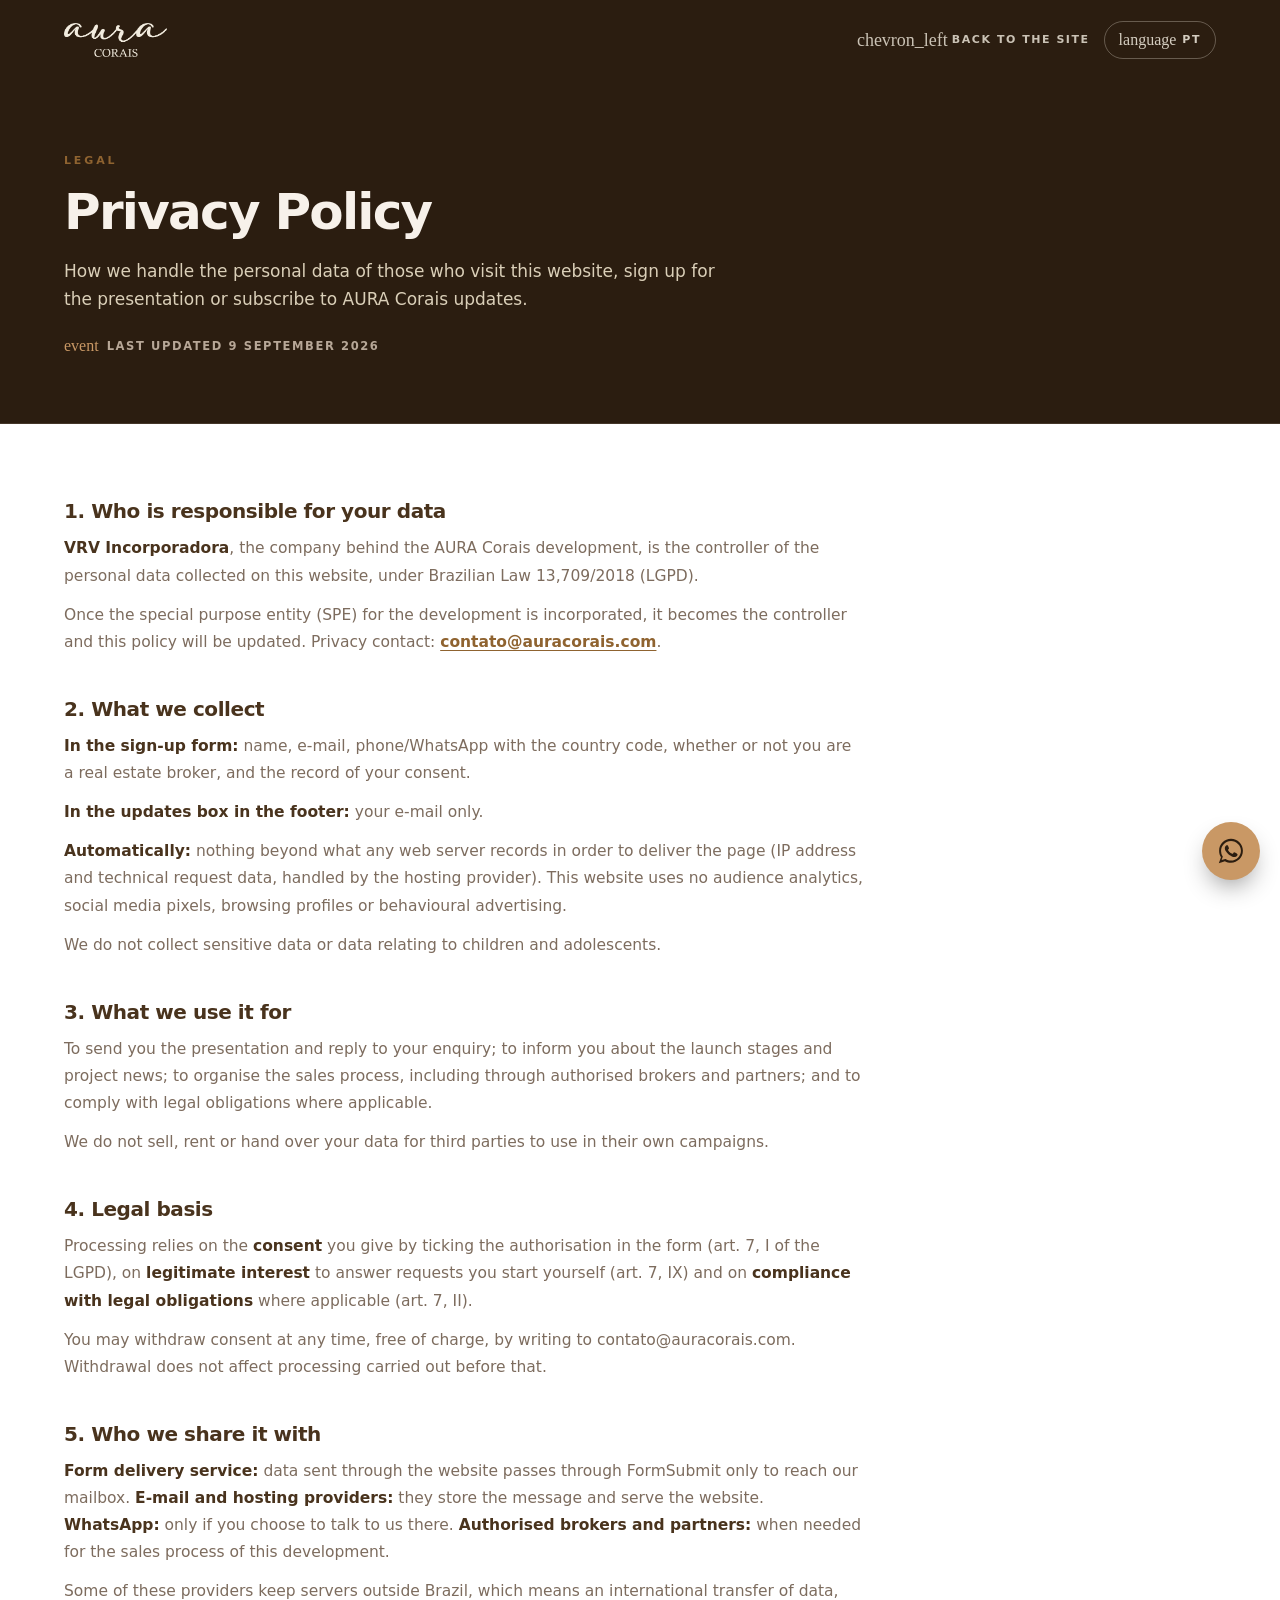
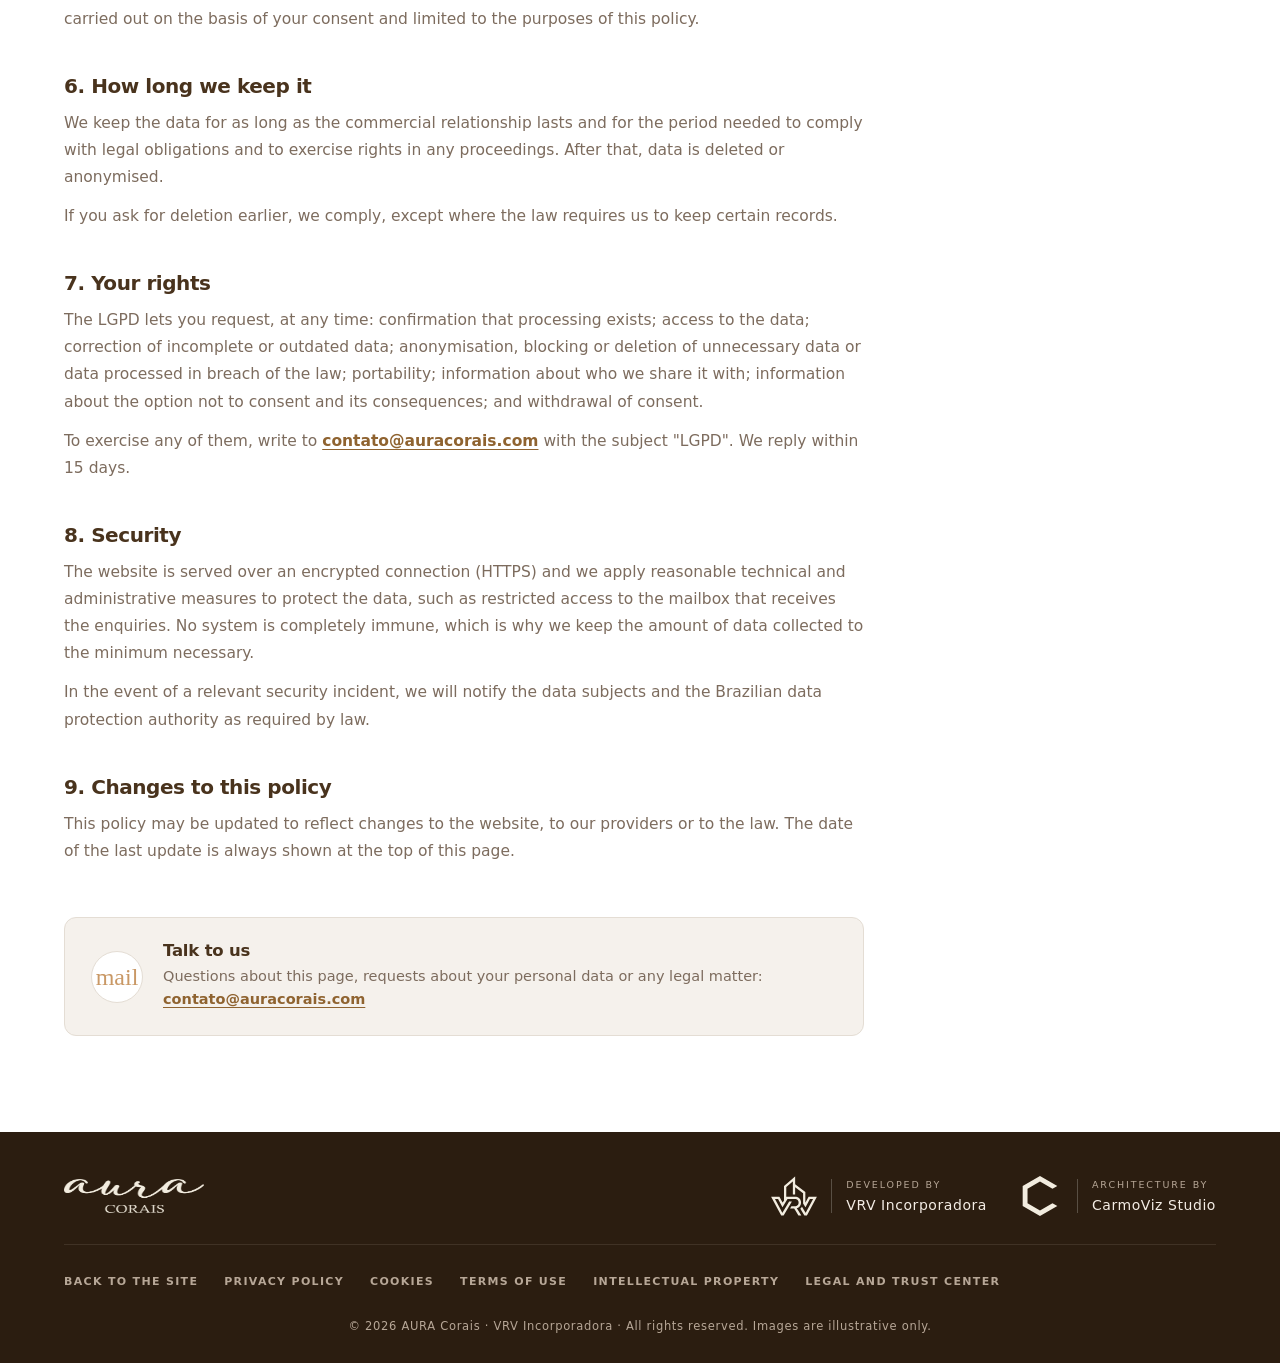
<file: privacidade.html>
<!DOCTYPE html>
<html lang="pt-BR" data-idioma-alt="en-privacy.html">
<head>
  <meta charset="UTF-8">
  <meta name="viewport" content="width=device-width, initial-scale=1.0">
  <title>Política de Privacidade · AURA Corais</title>
  <meta name="description" content="Como tratamos os dados pessoais de quem visita este site, se cadastra para receber a apresentação ou assina as novidades do AURA Corais.">
  <meta property="og:title" content="Política de Privacidade · AURA Corais">
  <meta property="og:description" content="Como tratamos os dados pessoais de quem visita este site, se cadastra para receber a apresentação ou assina as novidades do AURA Corais.">
  <meta property="og:type" content="article">
  <meta property="og:url" content="https://aura-corais.vercel.app/privacidade">
  <meta property="og:image" content="https://aura-corais.vercel.app/assets/og-image.jpg">
  <meta property="og:locale" content="pt_BR">
  <meta property="og:site_name" content="AURA Corais">
  <link rel="canonical" href="https://aura-corais.vercel.app/privacidade">
  <link rel="alternate" hreflang="pt-BR" href="https://aura-corais.vercel.app/privacidade">
  <link rel="alternate" hreflang="en" href="https://aura-corais.vercel.app/en-privacy">
  <link rel="alternate" hreflang="x-default" href="https://aura-corais.vercel.app/privacidade">
  <meta name="robots" content="index,follow">
  <meta name="referrer" content="strict-origin-when-cross-origin">
  <meta http-equiv="X-Content-Type-Options" content="nosniff">
  <meta http-equiv="Content-Security-Policy" content="default-src 'self'; script-src 'self'; style-src 'self' 'unsafe-inline' https://fonts.googleapis.com; img-src 'self' data: https:; font-src 'self' https://fonts.gstatic.com data:; connect-src 'self' https:; frame-src https://maps.google.com https://www.google.com; object-src 'none'; base-uri 'self'; form-action 'self'">
  <meta name="theme-color" content="#2B1D10">
  <link rel="icon" type="image/png" href="assets/favicon.png">
  <link rel="apple-touch-icon" href="assets/favicon.png">
  <link rel="preconnect" href="https://fonts.googleapis.com">
  <link rel="preconnect" href="https://fonts.gstatic.com" crossorigin>
  <!-- impeccable-disable overused-font: Inter é a tipografia do kit comercial inteiro -->
  <link href="https://fonts.googleapis.com/css2?family=Inter:wght@300..900&display=swap" rel="stylesheet">
  <link href="https://fonts.googleapis.com/css2?family=Material+Symbols+Outlined:opsz,wght,FILL,GRAD@20..48,300,0,0&icon_names=account_balance,architecture,beach_access,calendar_month,chat,check,chevron_left,chevron_right,close,construction,cookie,copyright,corporate_fare,description,directions_bike,engineering,event,expand_more,fitness_center,gavel,home_work,key,language,location_on,luggage,mail,mark_email_read,north_east,payments,pool,restaurant,room_service,sauna,search,self_improvement,shield,sms_failed,spa,trending_up&display=block" rel="stylesheet">
  <link rel="stylesheet" href="styles.css?v=202609100429">
  <script src="idioma.js?v=202609100429"></script>
</head>
<body class="pagina-juridica">

<header class="header rolado">
  <div class="container header-inner">
    <a href="index.html" class="logo" aria-label="AURA Corais"><img src="assets/logo-creme.png" alt="AURA Corais" width="140" height="46"></a>
    <div class="header-acoes">
      <a class="voltar" href="index.html"><span class="ms" aria-hidden="true">chevron_left</span>Voltar ao site</a>
      <a class="idioma" href="en-privacy.html" hreflang="en" aria-label="Ver o site em inglês"><span class="ms" aria-hidden="true">language</span>EN</a>
    </div>
  </div>
</header>

<main>
  <section class="jur-topo">
    <div class="container">
      <span class="tag">Jurídico</span>
      <h1>Política de Privacidade</h1>
      <p class="sub">Como tratamos os dados pessoais de quem visita este site, se cadastra para receber a apresentação ou assina as novidades do AURA Corais.</p>
      <p class="jur-data"><span class="ms" aria-hidden="true">event</span>Atualizado em 09/09/2026</p>
    </div>
  </section>

  <section class="secao jur-corpo">
    <div class="container">
      
      <div class="jur-texto">
        
        <div class="jur-bloco">
          <h2>1. Quem é o responsável pelos seus dados</h2>
          <p>A <b>VRV Incorporadora</b>, responsável pelo empreendimento AURA Corais, é a controladora dos dados pessoais coletados neste site, nos termos da Lei nº 13.709/2018 (LGPD).</p><p>Quando a sociedade de propósito específico (SPE) do empreendimento for constituída, ela passa a figurar como controladora e esta política será atualizada. Contato para assuntos de privacidade: <a href="mailto:contato@auracorais.com">contato@auracorais.com</a>.</p>
        </div>
        
        <div class="jur-bloco">
          <h2>2. Quais dados coletamos</h2>
          <p><b>No formulário de cadastro:</b> nome, e-mail, telefone/WhatsApp com o código do país, a informação de você ser ou não corretor de imóveis e o registro do seu consentimento.</p><p><b>Na caixa de novidades do rodapé:</b> apenas o e-mail.</p><p><b>Automaticamente:</b> nada além do que qualquer servidor de internet registra para entregar a página (endereço IP e dados técnicos da requisição, tratados pela hospedagem). Este site não usa ferramentas de análise de audiência, pixels de redes sociais, perfis de navegação ou publicidade comportamental.</p><p>Não coletamos dados sensíveis nem dados de crianças e adolescentes.</p>
        </div>
        
        <div class="jur-bloco">
          <h2>3. Para que usamos</h2>
          <p>Enviar a apresentação do empreendimento e responder ao seu contato; informar sobre as etapas do lançamento e as novidades do projeto; organizar o atendimento comercial, inclusive por corretores e parceiros autorizados; e cumprir obrigações legais quando aplicável.</p><p>Não vendemos, alugamos nem cedemos seus dados para terceiros usarem em campanhas próprias.</p>
        </div>
        
        <div class="jur-bloco">
          <h2>4. Com que base legal</h2>
          <p>O tratamento se apoia no <b>consentimento</b> que você dá ao marcar a autorização no formulário (art. 7º, I, da LGPD), no <b>legítimo interesse</b> para responder a solicitações que você mesmo inicia (art. 7º, IX) e no <b>cumprimento de obrigação legal</b> quando houver (art. 7º, II).</p><p>Você pode retirar o consentimento a qualquer momento, sem custo, escrevendo para contato@auracorais.com. A retirada não afeta o que já foi tratado até ali.</p>
        </div>
        
        <div class="jur-bloco">
          <h2>5. Com quem compartilhamos</h2>
          <p><b>Serviço de envio do formulário:</b> os dados enviados no site passam pelo FormSubmit apenas para chegar à nossa caixa de e-mail. <b>Provedores de e-mail e de hospedagem:</b> guardam a mensagem e servem o site. <b>WhatsApp:</b> apenas se você optar por falar por lá. <b>Corretores e parceiros autorizados:</b> quando necessário para o atendimento comercial deste empreendimento.</p><p>Alguns desses fornecedores mantêm servidores fora do Brasil, o que implica transferência internacional de dados, feita com base no seu consentimento e limitada às finalidades desta política.</p>
        </div>
        
        <div class="jur-bloco">
          <h2>6. Por quanto tempo guardamos</h2>
          <p>Mantemos os dados enquanto durar o relacionamento comercial e pelo prazo necessário para cumprir obrigações legais e exercer direitos em eventual processo. Depois disso, os dados são eliminados ou anonimizados.</p><p>Se você pedir a exclusão antes, atendemos, ressalvadas as hipóteses de guarda obrigatória previstas em lei.</p>
        </div>
        
        <div class="jur-bloco">
          <h2>7. Seus direitos</h2>
          <p>A LGPD garante que você peça, a qualquer momento: confirmação da existência de tratamento; acesso aos dados; correção de dados incompletos ou desatualizados; anonimização, bloqueio ou eliminação de dados desnecessários ou tratados em desconformidade; portabilidade; informação sobre com quem compartilhamos; informação sobre a possibilidade de não consentir e as consequências; e revogação do consentimento.</p><p>Para exercer qualquer um deles, escreva para <a href="mailto:contato@auracorais.com">contato@auracorais.com</a> com o assunto "LGPD". Respondemos em até 15 dias.</p>
        </div>
        
        <div class="jur-bloco">
          <h2>8. Segurança</h2>
          <p>O site é servido por conexão criptografada (HTTPS) e adotamos medidas técnicas e administrativas razoáveis para proteger os dados, como acesso restrito à caixa de e-mail que recebe os cadastros. Nenhum sistema é totalmente imune, e por isso mantemos o volume de dados coletado no mínimo necessário.</p><p>Se ocorrer um incidente de segurança relevante, comunicaremos os titulares e a Autoridade Nacional de Proteção de Dados na forma da lei.</p>
        </div>
        
        <div class="jur-bloco">
          <h2>9. Alterações desta política</h2>
          <p>Esta política pode ser atualizada para refletir mudanças no site, nos fornecedores ou na legislação. A data da última atualização fica sempre no topo desta página.</p>
        </div>
        
        <div class="jur-contato">
          <span class="ico"><span class="ms" aria-hidden="true">mail</span></span>
          <div>
            <h3>Fale com a gente</h3>
            <p>Dúvidas sobre esta página, pedidos relacionados aos seus dados pessoais ou qualquer assunto jurídico: <a href="mailto:contato@auracorais.com">contato@auracorais.com</a></p>
          </div>
        </div>
      </div>
    </div>
  </section>
</main>

<footer class="rodape-site">
  <div class="container">
    <div class="topo">
      <img src="assets/logo-creme.png" alt="AURA Corais" width="140" height="46">
      <div class="rodape-marcas">
        <div class="rodape-real"><svg aria-label="VRV Incorporadora" role="img" xmlns="http://www.w3.org/2000/svg" viewBox="175.3 74.3 844.0 717.3"><path fill="currentColor" fill-rule="evenodd" d="M617.7 76.3 L616.3 76.7 L479.0 195.3 L414.0 250.7 L414.0 514.7 L389.3 554.0 L388.3 554.3 L387.0 553.3 L329.7 446.0 L177.3 446.3 L219.3 526.0 L303.0 680.7 L360.3 788.3 L362.0 789.7 L406.7 789.3 L558.7 535.3 L509.7 535.0 L508.3 536.0 L385.0 741.3 L383.7 742.0 L382.7 741.3 L329.3 640.3 L248.3 490.0 L248.0 488.3 L249.3 487.3 L303.3 487.3 L305.0 488.3 L385.3 638.7 L387.0 640.3 L392.3 632.3 L478.3 490.0 L480.3 487.7 L621.0 487.7 L628.7 488.7 L636.7 490.7 L644.0 493.3 L652.3 497.7 L659.3 502.7 L667.0 510.3 L671.0 515.7 L675.0 522.7 L678.0 530.0 L681.0 543.0 L681.7 559.3 L680.0 571.7 L676.0 583.3 L673.0 589.3 L668.3 596.0 L660.3 604.0 L651.3 610.3 L640.0 615.7 L628.0 619.0 L612.7 620.7 L552.0 620.7 L549.7 623.3 L527.7 660.0 L527.3 661.7 L599.7 662.3 L620.7 695.3 L678.7 789.3 L730.7 789.3 L724.0 777.7 L648.7 657.7 L648.7 656.3 L649.7 655.7 L652.3 655.3 L661.3 652.3 L674.3 646.3 L683.3 640.7 L693.3 632.7 L700.0 626.0 L709.3 613.7 L714.7 604.3 L720.7 589.3 L723.7 577.3 L725.3 564.0 L725.7 547.3 L724.7 536.0 L722.3 524.0 L717.7 510.0 L712.7 499.3 L704.3 486.7 L697.3 478.7 L689.7 471.7 L682.0 466.0 L673.7 461.0 L666.3 457.3 L655.3 453.0 L636.0 448.0 L619.0 446.0 L456.7 446.0 L455.3 444.7 L455.7 269.7 L574.7 167.0 L575.7 166.7 L576.7 167.3 L576.3 406.7 L577.3 407.7 L617.3 407.3 L618.3 406.3 L618.0 299.3 L618.3 271.3 L619.3 270.7 L764.0 380.7 L764.3 568.3 L807.7 640.0 L809.0 640.0 L889.7 489.0 L892.0 487.3 L946.0 487.3 L947.0 488.0 L947.0 489.3 L928.3 524.7 L817.0 732.7 L811.7 741.7 L811.0 742.0 L809.7 741.0 L744.0 631.3 L743.3 631.0 L742.0 632.0 L736.7 640.3 L726.3 653.0 L720.0 659.3 L713.3 664.7 L713.3 665.7 L788.3 789.3 L833.0 789.7 L834.3 788.7 L1017.3 447.3 L1017.3 446.3 L1016.7 446.0 L865.3 446.3 L808.0 553.3 L806.3 553.3 L805.3 548.0 L805.3 359.7 L618.3 217.3 L618.3 76.7 Z"/></svg><span class="filete"></span><div><div class="lab">Realização</div><div class="nome">VRV Incorporadora</div></div></div>
        <a class="rodape-real projeto" href="https://carmoviz.com" target="_blank" rel="noopener noreferrer"><svg aria-label="CarmoViz Studio" role="img" viewBox="453 221 3093 3572" xmlns="http://www.w3.org/2000/svg"><polygon fill="currentColor" points="3545.94,1114.27 1999.47,221.42 453,1114.27 453,2899.99 1999.47,3792.84 3545.94,2899.99 3112.93,2649.99 1999.47,3292.84 886.01,2649.99 886.01,1364.27 1999.47,721.42 3112.93,1364.27"/></svg><span class="filete"></span><div><div class="lab">Projeto</div><div class="nome">CarmoViz Studio</div></div></a>
      </div>
    </div>
    <nav class="rodape-juridico" aria-label="Páginas jurídicas">
      <a href="index.html">Voltar ao site</a>
      <a href="privacidade.html">Política de Privacidade</a>
      <a href="cookies.html">Cookies</a>
      <a href="termos.html">Termos de Uso</a>
      <a href="propriedade-intelectual.html">Propriedade Intelectual</a>
      <a href="central-juridica.html">Centro Jurídico e de Confiança</a>
    </nav>
    <p class="copy">© 2026 AURA Corais · VRV Incorporadora · Todos os direitos reservados. Imagens meramente ilustrativas.</p>
  </div>
</footer>

<a class="whats" href="https://wa.me/5573999999999?text=Ol%C3%A1%21%20Vi%20o%20site%20do%20AURA%20Corais%20e%20quero%20receber%20a%20apresenta%C3%A7%C3%A3o." target="_blank" rel="noopener noreferrer" aria-label="Falar pelo WhatsApp">
  <svg viewBox="0 0 32 32" aria-hidden="true"><path d="M16 3C9 3 3.3 8.7 3.3 15.7c0 2.5.7 4.9 2 7L3 29l6.5-2.2c2 1.1 4.2 1.6 6.5 1.6 7 0 12.7-5.7 12.7-12.7S23 3 16 3zm0 23.2c-2 0-4-.5-5.7-1.6l-.4-.2-3.9 1.3 1.3-3.8-.3-.4a10.4 10.4 0 0 1-1.6-5.6C5.4 9.9 10.2 5.2 16 5.2s10.6 4.7 10.6 10.5S21.8 26.2 16 26.2zm5.8-7.8c-.3-.2-1.9-.9-2.2-1-.3-.1-.5-.2-.7.2s-.8 1-1 1.2c-.2.2-.4.2-.7.1-.3-.2-1.3-.5-2.5-1.6-.9-.8-1.6-1.9-1.8-2.2-.2-.3 0-.5.1-.6l.5-.6.3-.5c.1-.2 0-.4 0-.6l-1-2.4c-.3-.6-.5-.5-.7-.5h-.6c-.2 0-.6.1-.9.4-.3.3-1.2 1.1-1.2 2.8s1.2 3.3 1.4 3.5c.2.2 2.4 3.6 5.7 5 .8.3 1.4.6 1.9.7.8.3 1.5.2 2.1.1.6-.1 1.9-.8 2.2-1.5.3-.8.3-1.4.2-1.5-.1-.1-.3-.2-.6-.4z"/></svg>
</a>

<!-- dados da página lidos pelo script.js (idioma, textos da interface, contatos) -->
<script type="application/json" id="dados-site">{"lang": "pt", "nome": "AURA Corais", "whatsapp": "5573999999999", "msgWhats": "Olá! Vi o site do AURA Corais e quero receber a apresentação.", "formEndpoint": "https://formsubmit.co/ajax/contato@auracorais.com", "autoplayMs": 6000, "txt": {"enviando": "Enviando…", "sucTitulo": "Cadastro enviado!", "sucTexto": "Seus dados foram enviados por e-mail para a equipe do AURA Corais. Em breve você recebe a apresentação completa e as novidades do lançamento.", "erroTitulo": "Não conseguimos enviar agora", "erroTexto": "O envio automático falhou. Fale com a equipe do AURA Corais pelo WhatsApp — respondemos em instantes.", "telBR": "(DD) 99999-9999", "telIntl": "Número com DDD", "semPais": "Nenhum país encontrado", "newsInvalido": "Informe um e-mail válido.", "newsOk": "Pronto! Você está na lista de novidades.", "newsErro": "Não conseguimos cadastrar agora. Tente novamente em instantes."}}</script>
<script src="script.js?v=202609100429"></script>

</body>
</html>
</file>
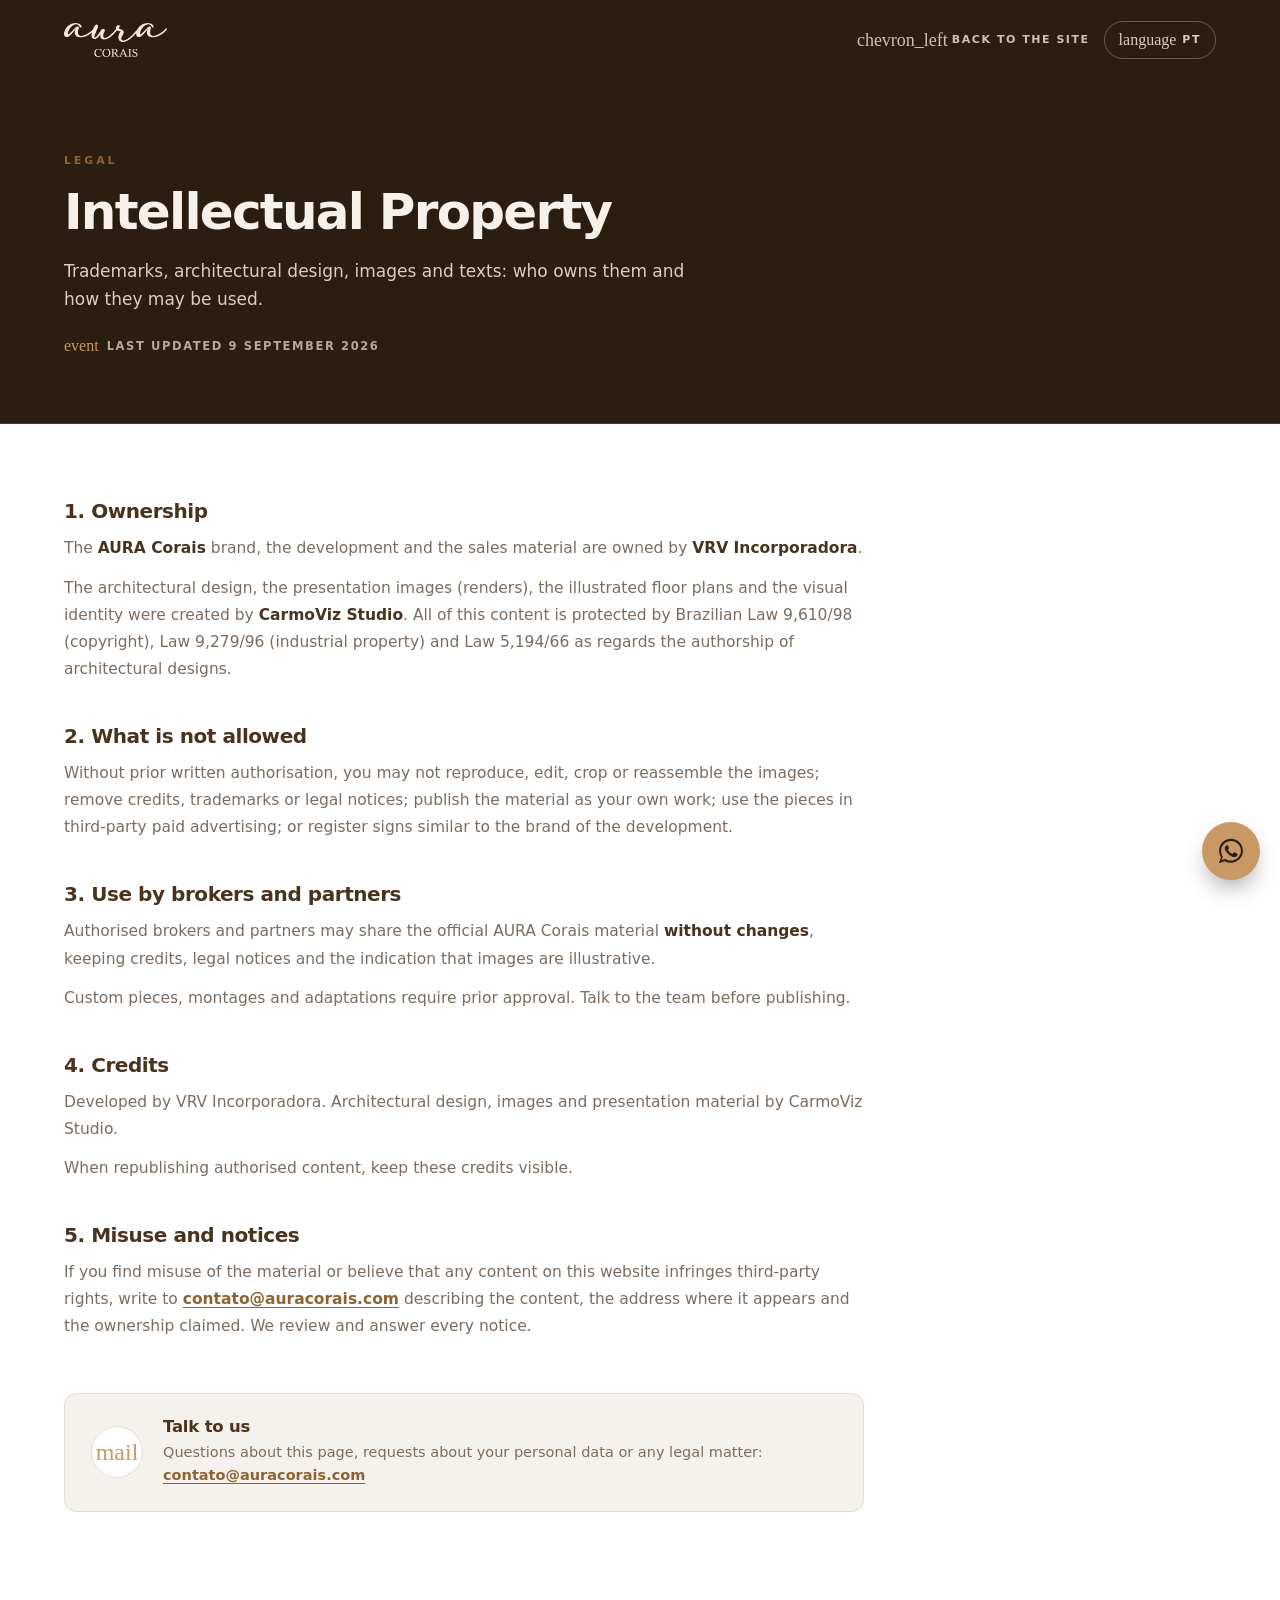
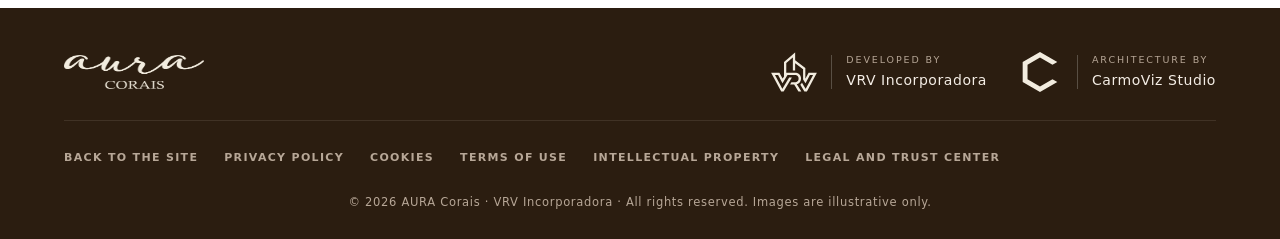
<file: propriedade-intelectual.html>
<!DOCTYPE html>
<html lang="pt-BR" data-idioma-alt="en-intellectual-property.html">
<head>
  <meta charset="UTF-8">
  <meta name="viewport" content="width=device-width, initial-scale=1.0">
  <title>Propriedade Intelectual · AURA Corais</title>
  <meta name="description" content="Marcas, projeto arquitetônico, imagens e textos: de quem são e como podem ser usados.">
  <meta property="og:title" content="Propriedade Intelectual · AURA Corais">
  <meta property="og:description" content="Marcas, projeto arquitetônico, imagens e textos: de quem são e como podem ser usados.">
  <meta property="og:type" content="article">
  <meta property="og:url" content="https://aura-corais.vercel.app/propriedade-intelectual">
  <meta property="og:image" content="https://aura-corais.vercel.app/assets/og-image.jpg">
  <meta property="og:locale" content="pt_BR">
  <meta property="og:site_name" content="AURA Corais">
  <link rel="canonical" href="https://aura-corais.vercel.app/propriedade-intelectual">
  <link rel="alternate" hreflang="pt-BR" href="https://aura-corais.vercel.app/propriedade-intelectual">
  <link rel="alternate" hreflang="en" href="https://aura-corais.vercel.app/en-intellectual-property">
  <link rel="alternate" hreflang="x-default" href="https://aura-corais.vercel.app/propriedade-intelectual">
  <meta name="robots" content="index,follow">
  <meta name="referrer" content="strict-origin-when-cross-origin">
  <meta http-equiv="X-Content-Type-Options" content="nosniff">
  <meta http-equiv="Content-Security-Policy" content="default-src 'self'; script-src 'self'; style-src 'self' 'unsafe-inline' https://fonts.googleapis.com; img-src 'self' data: https:; font-src 'self' https://fonts.gstatic.com data:; connect-src 'self' https:; frame-src https://maps.google.com https://www.google.com; object-src 'none'; base-uri 'self'; form-action 'self'">
  <meta name="theme-color" content="#2B1D10">
  <link rel="icon" type="image/png" href="assets/favicon.png">
  <link rel="apple-touch-icon" href="assets/favicon.png">
  <link rel="preconnect" href="https://fonts.googleapis.com">
  <link rel="preconnect" href="https://fonts.gstatic.com" crossorigin>
  <!-- impeccable-disable overused-font: Inter é a tipografia do kit comercial inteiro -->
  <link href="https://fonts.googleapis.com/css2?family=Inter:wght@300..900&display=swap" rel="stylesheet">
  <link href="https://fonts.googleapis.com/css2?family=Material+Symbols+Outlined:opsz,wght,FILL,GRAD@20..48,300,0,0&icon_names=account_balance,architecture,beach_access,calendar_month,chat,check,chevron_left,chevron_right,close,construction,cookie,copyright,corporate_fare,description,directions_bike,engineering,event,expand_more,fitness_center,gavel,home_work,key,language,location_on,luggage,mail,mark_email_read,north_east,payments,pool,restaurant,room_service,sauna,search,self_improvement,shield,sms_failed,spa,trending_up&display=block" rel="stylesheet">
  <link rel="stylesheet" href="styles.css?v=202609100429">
  <script src="idioma.js?v=202609100429"></script>
</head>
<body class="pagina-juridica">

<header class="header rolado">
  <div class="container header-inner">
    <a href="index.html" class="logo" aria-label="AURA Corais"><img src="assets/logo-creme.png" alt="AURA Corais" width="140" height="46"></a>
    <div class="header-acoes">
      <a class="voltar" href="index.html"><span class="ms" aria-hidden="true">chevron_left</span>Voltar ao site</a>
      <a class="idioma" href="en-intellectual-property.html" hreflang="en" aria-label="Ver o site em inglês"><span class="ms" aria-hidden="true">language</span>EN</a>
    </div>
  </div>
</header>

<main>
  <section class="jur-topo">
    <div class="container">
      <span class="tag">Jurídico</span>
      <h1>Propriedade Intelectual</h1>
      <p class="sub">Marcas, projeto arquitetônico, imagens e textos: de quem são e como podem ser usados.</p>
      <p class="jur-data"><span class="ms" aria-hidden="true">event</span>Atualizado em 09/09/2026</p>
    </div>
  </section>

  <section class="secao jur-corpo">
    <div class="container">
      
      <div class="jur-texto">
        
        <div class="jur-bloco">
          <h2>1. Titularidade</h2>
          <p>A marca <b>AURA Corais</b>, o empreendimento e o material comercial são de titularidade da <b>VRV Incorporadora</b>.</p><p>O projeto arquitetônico, as imagens de apresentação (renders), as plantas humanizadas e a identidade visual foram desenvolvidos pela <b>CarmoViz Studio</b>. Todo esse conteúdo é protegido pela Lei nº 9.610/98 (direitos autorais), pela Lei nº 9.279/96 (propriedade industrial) e pela Lei nº 5.194/66, no que se refere à autoria de projetos.</p>
        </div>
        
        <div class="jur-bloco">
          <h2>2. O que não é permitido</h2>
          <p>Sem autorização prévia e por escrito, não é permitido reproduzir, editar, recortar ou remontar as imagens; suprimir créditos, marcas ou avisos legais; publicar o material como se fosse de autoria própria; usar as peças em anúncios pagos de terceiros; ou registrar sinais semelhantes à marca do empreendimento.</p>
        </div>
        
        <div class="jur-bloco">
          <h2>3. Uso por corretores e parceiros</h2>
          <p>Corretores e parceiros autorizados podem divulgar o material oficial do AURA Corais <b>sem alterações</b>, mantendo créditos, avisos legais e a indicação de que as imagens são ilustrativas.</p><p>Peças personalizadas, montagens e adaptações precisam de aprovação prévia. Fale com a equipe antes de publicar.</p>
        </div>
        
        <div class="jur-bloco">
          <h2>4. Créditos</h2>
          <p>Realização: VRV Incorporadora. Projeto arquitetônico, imagens e material de apresentação: CarmoViz Studio.</p><p>Ao republicar conteúdo autorizado, mantenha estes créditos visíveis.</p>
        </div>
        
        <div class="jur-bloco">
          <h2>5. Uso indevido e notificações</h2>
          <p>Se você identificar uso indevido do material ou acreditar que algum conteúdo deste site viola direitos de terceiros, escreva para <a href="mailto:contato@auracorais.com">contato@auracorais.com</a> descrevendo o conteúdo, o endereço em que ele aparece e a titularidade alegada. Analisamos e respondemos a todas as notificações.</p>
        </div>
        
        <div class="jur-contato">
          <span class="ico"><span class="ms" aria-hidden="true">mail</span></span>
          <div>
            <h3>Fale com a gente</h3>
            <p>Dúvidas sobre esta página, pedidos relacionados aos seus dados pessoais ou qualquer assunto jurídico: <a href="mailto:contato@auracorais.com">contato@auracorais.com</a></p>
          </div>
        </div>
      </div>
    </div>
  </section>
</main>

<footer class="rodape-site">
  <div class="container">
    <div class="topo">
      <img src="assets/logo-creme.png" alt="AURA Corais" width="140" height="46">
      <div class="rodape-marcas">
        <div class="rodape-real"><svg aria-label="VRV Incorporadora" role="img" xmlns="http://www.w3.org/2000/svg" viewBox="175.3 74.3 844.0 717.3"><path fill="currentColor" fill-rule="evenodd" d="M617.7 76.3 L616.3 76.7 L479.0 195.3 L414.0 250.7 L414.0 514.7 L389.3 554.0 L388.3 554.3 L387.0 553.3 L329.7 446.0 L177.3 446.3 L219.3 526.0 L303.0 680.7 L360.3 788.3 L362.0 789.7 L406.7 789.3 L558.7 535.3 L509.7 535.0 L508.3 536.0 L385.0 741.3 L383.7 742.0 L382.7 741.3 L329.3 640.3 L248.3 490.0 L248.0 488.3 L249.3 487.3 L303.3 487.3 L305.0 488.3 L385.3 638.7 L387.0 640.3 L392.3 632.3 L478.3 490.0 L480.3 487.7 L621.0 487.7 L628.7 488.7 L636.7 490.7 L644.0 493.3 L652.3 497.7 L659.3 502.7 L667.0 510.3 L671.0 515.7 L675.0 522.7 L678.0 530.0 L681.0 543.0 L681.7 559.3 L680.0 571.7 L676.0 583.3 L673.0 589.3 L668.3 596.0 L660.3 604.0 L651.3 610.3 L640.0 615.7 L628.0 619.0 L612.7 620.7 L552.0 620.7 L549.7 623.3 L527.7 660.0 L527.3 661.7 L599.7 662.3 L620.7 695.3 L678.7 789.3 L730.7 789.3 L724.0 777.7 L648.7 657.7 L648.7 656.3 L649.7 655.7 L652.3 655.3 L661.3 652.3 L674.3 646.3 L683.3 640.7 L693.3 632.7 L700.0 626.0 L709.3 613.7 L714.7 604.3 L720.7 589.3 L723.7 577.3 L725.3 564.0 L725.7 547.3 L724.7 536.0 L722.3 524.0 L717.7 510.0 L712.7 499.3 L704.3 486.7 L697.3 478.7 L689.7 471.7 L682.0 466.0 L673.7 461.0 L666.3 457.3 L655.3 453.0 L636.0 448.0 L619.0 446.0 L456.7 446.0 L455.3 444.7 L455.7 269.7 L574.7 167.0 L575.7 166.7 L576.7 167.3 L576.3 406.7 L577.3 407.7 L617.3 407.3 L618.3 406.3 L618.0 299.3 L618.3 271.3 L619.3 270.7 L764.0 380.7 L764.3 568.3 L807.7 640.0 L809.0 640.0 L889.7 489.0 L892.0 487.3 L946.0 487.3 L947.0 488.0 L947.0 489.3 L928.3 524.7 L817.0 732.7 L811.7 741.7 L811.0 742.0 L809.7 741.0 L744.0 631.3 L743.3 631.0 L742.0 632.0 L736.7 640.3 L726.3 653.0 L720.0 659.3 L713.3 664.7 L713.3 665.7 L788.3 789.3 L833.0 789.7 L834.3 788.7 L1017.3 447.3 L1017.3 446.3 L1016.7 446.0 L865.3 446.3 L808.0 553.3 L806.3 553.3 L805.3 548.0 L805.3 359.7 L618.3 217.3 L618.3 76.7 Z"/></svg><span class="filete"></span><div><div class="lab">Realização</div><div class="nome">VRV Incorporadora</div></div></div>
        <a class="rodape-real projeto" href="https://carmoviz.com" target="_blank" rel="noopener noreferrer"><svg aria-label="CarmoViz Studio" role="img" viewBox="453 221 3093 3572" xmlns="http://www.w3.org/2000/svg"><polygon fill="currentColor" points="3545.94,1114.27 1999.47,221.42 453,1114.27 453,2899.99 1999.47,3792.84 3545.94,2899.99 3112.93,2649.99 1999.47,3292.84 886.01,2649.99 886.01,1364.27 1999.47,721.42 3112.93,1364.27"/></svg><span class="filete"></span><div><div class="lab">Projeto</div><div class="nome">CarmoViz Studio</div></div></a>
      </div>
    </div>
    <nav class="rodape-juridico" aria-label="Páginas jurídicas">
      <a href="index.html">Voltar ao site</a>
      <a href="privacidade.html">Política de Privacidade</a>
      <a href="cookies.html">Cookies</a>
      <a href="termos.html">Termos de Uso</a>
      <a href="propriedade-intelectual.html">Propriedade Intelectual</a>
      <a href="central-juridica.html">Centro Jurídico e de Confiança</a>
    </nav>
    <p class="copy">© 2026 AURA Corais · VRV Incorporadora · Todos os direitos reservados. Imagens meramente ilustrativas.</p>
  </div>
</footer>

<a class="whats" href="https://wa.me/5573999999999?text=Ol%C3%A1%21%20Vi%20o%20site%20do%20AURA%20Corais%20e%20quero%20receber%20a%20apresenta%C3%A7%C3%A3o." target="_blank" rel="noopener noreferrer" aria-label="Falar pelo WhatsApp">
  <svg viewBox="0 0 32 32" aria-hidden="true"><path d="M16 3C9 3 3.3 8.7 3.3 15.7c0 2.5.7 4.9 2 7L3 29l6.5-2.2c2 1.1 4.2 1.6 6.5 1.6 7 0 12.7-5.7 12.7-12.7S23 3 16 3zm0 23.2c-2 0-4-.5-5.7-1.6l-.4-.2-3.9 1.3 1.3-3.8-.3-.4a10.4 10.4 0 0 1-1.6-5.6C5.4 9.9 10.2 5.2 16 5.2s10.6 4.7 10.6 10.5S21.8 26.2 16 26.2zm5.8-7.8c-.3-.2-1.9-.9-2.2-1-.3-.1-.5-.2-.7.2s-.8 1-1 1.2c-.2.2-.4.2-.7.1-.3-.2-1.3-.5-2.5-1.6-.9-.8-1.6-1.9-1.8-2.2-.2-.3 0-.5.1-.6l.5-.6.3-.5c.1-.2 0-.4 0-.6l-1-2.4c-.3-.6-.5-.5-.7-.5h-.6c-.2 0-.6.1-.9.4-.3.3-1.2 1.1-1.2 2.8s1.2 3.3 1.4 3.5c.2.2 2.4 3.6 5.7 5 .8.3 1.4.6 1.9.7.8.3 1.5.2 2.1.1.6-.1 1.9-.8 2.2-1.5.3-.8.3-1.4.2-1.5-.1-.1-.3-.2-.6-.4z"/></svg>
</a>

<!-- dados da página lidos pelo script.js (idioma, textos da interface, contatos) -->
<script type="application/json" id="dados-site">{"lang": "pt", "nome": "AURA Corais", "whatsapp": "5573999999999", "msgWhats": "Olá! Vi o site do AURA Corais e quero receber a apresentação.", "formEndpoint": "https://formsubmit.co/ajax/contato@auracorais.com", "autoplayMs": 6000, "txt": {"enviando": "Enviando…", "sucTitulo": "Cadastro enviado!", "sucTexto": "Seus dados foram enviados por e-mail para a equipe do AURA Corais. Em breve você recebe a apresentação completa e as novidades do lançamento.", "erroTitulo": "Não conseguimos enviar agora", "erroTexto": "O envio automático falhou. Fale com a equipe do AURA Corais pelo WhatsApp — respondemos em instantes.", "telBR": "(DD) 99999-9999", "telIntl": "Número com DDD", "semPais": "Nenhum país encontrado", "newsInvalido": "Informe um e-mail válido.", "newsOk": "Pronto! Você está na lista de novidades.", "newsErro": "Não conseguimos cadastrar agora. Tente novamente em instantes."}}</script>
<script src="script.js?v=202609100429"></script>

</body>
</html>
</file>
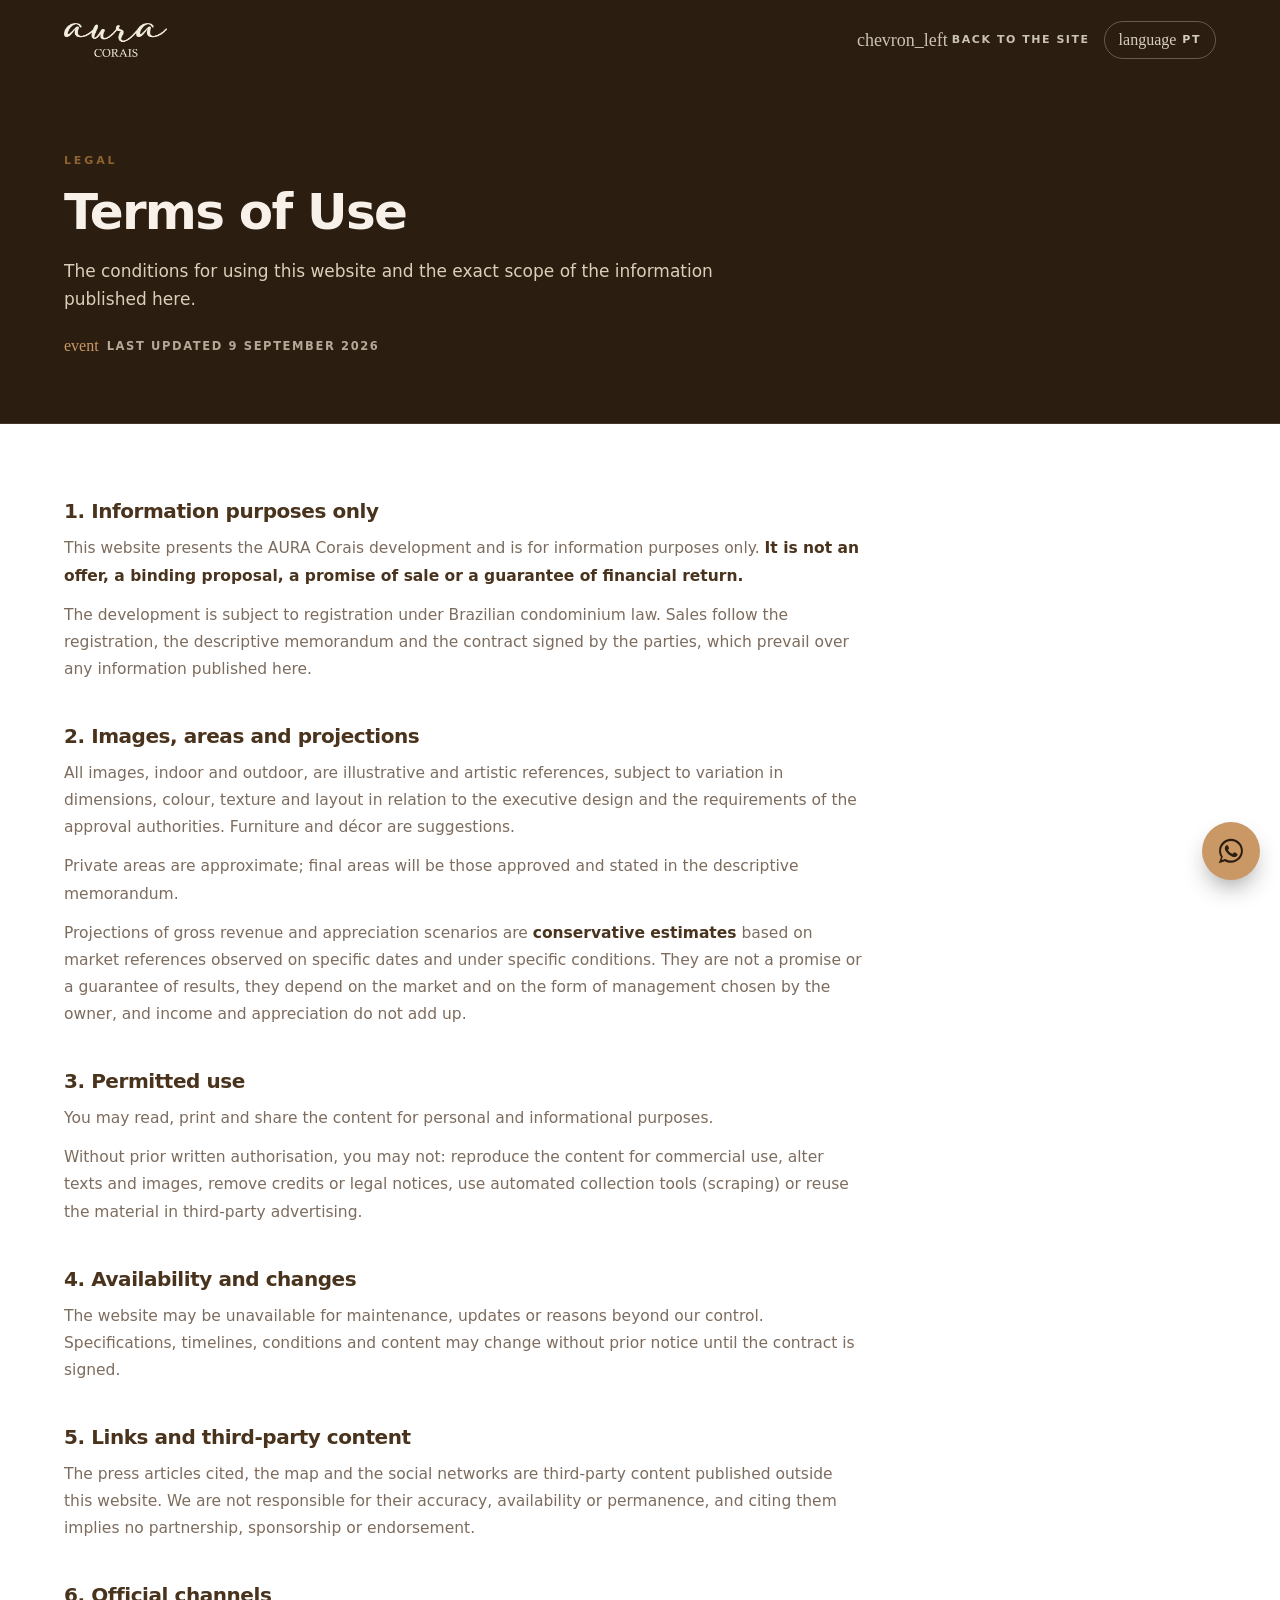
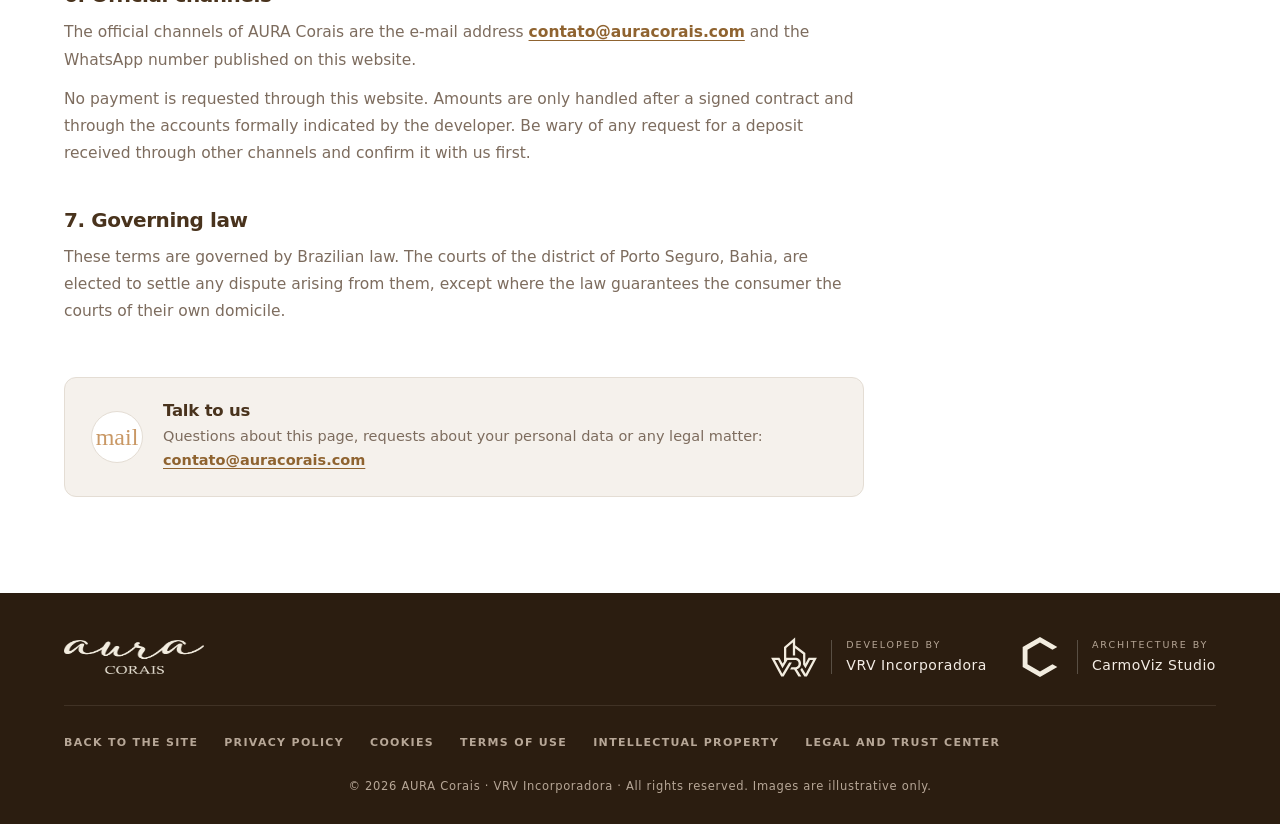
<file: termos.html>
<!DOCTYPE html>
<html lang="pt-BR" data-idioma-alt="en-terms.html">
<head>
  <meta charset="UTF-8">
  <meta name="viewport" content="width=device-width, initial-scale=1.0">
  <title>Termos de Uso · AURA Corais</title>
  <meta name="description" content="As condições de uso deste site e o alcance exato das informações publicadas aqui.">
  <meta property="og:title" content="Termos de Uso · AURA Corais">
  <meta property="og:description" content="As condições de uso deste site e o alcance exato das informações publicadas aqui.">
  <meta property="og:type" content="article">
  <meta property="og:url" content="https://aura-corais.vercel.app/termos">
  <meta property="og:image" content="https://aura-corais.vercel.app/assets/og-image.jpg">
  <meta property="og:locale" content="pt_BR">
  <meta property="og:site_name" content="AURA Corais">
  <link rel="canonical" href="https://aura-corais.vercel.app/termos">
  <link rel="alternate" hreflang="pt-BR" href="https://aura-corais.vercel.app/termos">
  <link rel="alternate" hreflang="en" href="https://aura-corais.vercel.app/en-terms">
  <link rel="alternate" hreflang="x-default" href="https://aura-corais.vercel.app/termos">
  <meta name="robots" content="index,follow">
  <meta name="referrer" content="strict-origin-when-cross-origin">
  <meta http-equiv="X-Content-Type-Options" content="nosniff">
  <meta http-equiv="Content-Security-Policy" content="default-src 'self'; script-src 'self'; style-src 'self' 'unsafe-inline' https://fonts.googleapis.com; img-src 'self' data: https:; font-src 'self' https://fonts.gstatic.com data:; connect-src 'self' https:; frame-src https://maps.google.com https://www.google.com; object-src 'none'; base-uri 'self'; form-action 'self'">
  <meta name="theme-color" content="#2B1D10">
  <link rel="icon" type="image/png" href="assets/favicon.png">
  <link rel="apple-touch-icon" href="assets/favicon.png">
  <link rel="preconnect" href="https://fonts.googleapis.com">
  <link rel="preconnect" href="https://fonts.gstatic.com" crossorigin>
  <!-- impeccable-disable overused-font: Inter é a tipografia do kit comercial inteiro -->
  <link href="https://fonts.googleapis.com/css2?family=Inter:wght@300..900&display=swap" rel="stylesheet">
  <link href="https://fonts.googleapis.com/css2?family=Material+Symbols+Outlined:opsz,wght,FILL,GRAD@20..48,300,0,0&icon_names=account_balance,architecture,beach_access,calendar_month,chat,check,chevron_left,chevron_right,close,construction,cookie,copyright,corporate_fare,description,directions_bike,engineering,event,expand_more,fitness_center,gavel,home_work,key,language,location_on,luggage,mail,mark_email_read,north_east,payments,pool,restaurant,room_service,sauna,search,self_improvement,shield,sms_failed,spa,trending_up&display=block" rel="stylesheet">
  <link rel="stylesheet" href="styles.css?v=202609100429">
  <script src="idioma.js?v=202609100429"></script>
</head>
<body class="pagina-juridica">

<header class="header rolado">
  <div class="container header-inner">
    <a href="index.html" class="logo" aria-label="AURA Corais"><img src="assets/logo-creme.png" alt="AURA Corais" width="140" height="46"></a>
    <div class="header-acoes">
      <a class="voltar" href="index.html"><span class="ms" aria-hidden="true">chevron_left</span>Voltar ao site</a>
      <a class="idioma" href="en-terms.html" hreflang="en" aria-label="Ver o site em inglês"><span class="ms" aria-hidden="true">language</span>EN</a>
    </div>
  </div>
</header>

<main>
  <section class="jur-topo">
    <div class="container">
      <span class="tag">Jurídico</span>
      <h1>Termos de Uso</h1>
      <p class="sub">As condições de uso deste site e o alcance exato das informações publicadas aqui.</p>
      <p class="jur-data"><span class="ms" aria-hidden="true">event</span>Atualizado em 09/09/2026</p>
    </div>
  </section>

  <section class="secao jur-corpo">
    <div class="container">
      
      <div class="jur-texto">
        
        <div class="jur-bloco">
          <h2>1. Caráter informativo</h2>
          <p>Este site apresenta o empreendimento AURA Corais e tem finalidade exclusivamente informativa. <b>Não constitui oferta, proposta vinculante, promessa de venda nem garantia de retorno financeiro.</b></p><p>O empreendimento está sujeito a registro de incorporação. A comercialização de unidades observa o registro, o memorial descritivo e o contrato firmado entre as partes, que prevalecem sobre qualquer informação divulgada aqui.</p>
        </div>
        
        <div class="jur-bloco">
          <h2>2. Imagens, áreas e projeções</h2>
          <p>Todas as imagens, internas e externas, são ilustrativas e referências artísticas, sujeitas a variação de dimensão, cor, textura e paginação em relação ao projeto executivo e às exigências dos órgãos de aprovação. Mobiliário e decoração são sugestão.</p><p>As áreas privativas são aproximadas; as definitivas serão as aprovadas e constantes do memorial descritivo.</p><p>As projeções de faturamento bruto e os cenários de valorização são <b>estimativas conservadoras</b> baseadas em referências de mercado observadas em datas e condições específicas. Não constituem promessa nem garantia de resultado, dependem do mercado e da forma de administração escolhida pelo proprietário, e renda e valorização não se somam.</p>
        </div>
        
        <div class="jur-bloco">
          <h2>3. Uso permitido do site</h2>
          <p>Você pode consultar, imprimir e compartilhar o conteúdo para fins pessoais e informativos.</p><p>É vedado, sem autorização prévia por escrito: reproduzir o conteúdo para uso comercial, alterar textos e imagens, remover créditos ou avisos legais, utilizar mecanismos automatizados de coleta (raspagem) e reutilizar o material em anúncios de terceiros.</p>
        </div>
        
        <div class="jur-bloco">
          <h2>4. Disponibilidade e alterações</h2>
          <p>O site pode ficar indisponível para manutenção, atualização ou por fatores fora do nosso controle. Especificações, prazos, condições e conteúdos podem ser alterados sem aviso prévio até a assinatura do contrato.</p>
        </div>
        
        <div class="jur-bloco">
          <h2>5. Links e conteúdos de terceiros</h2>
          <p>As matérias de imprensa citadas, o mapa e as redes sociais são conteúdos de terceiros, publicados fora deste site. Não respondemos por sua exatidão, disponibilidade ou permanência, e a citação não implica vínculo, patrocínio ou endosso.</p>
        </div>
        
        <div class="jur-bloco">
          <h2>6. Canais oficiais</h2>
          <p>Os canais oficiais do AURA Corais são o e-mail <a href="mailto:contato@auracorais.com">contato@auracorais.com</a> e o WhatsApp publicado neste site.</p><p>Nenhum pagamento é solicitado por este site. Valores só são tratados após contrato e por meio das contas indicadas formalmente pela incorporadora. Desconfie de qualquer pedido de depósito recebido por outros canais e confirme conosco antes.</p>
        </div>
        
        <div class="jur-bloco">
          <h2>7. Lei aplicável</h2>
          <p>Estes termos são regidos pelas leis brasileiras. Fica eleito o foro da comarca de Porto Seguro – BA para dirimir questões deles decorrentes, ressalvado o foro do domicílio do consumidor quando a lei assim garantir.</p>
        </div>
        
        <div class="jur-contato">
          <span class="ico"><span class="ms" aria-hidden="true">mail</span></span>
          <div>
            <h3>Fale com a gente</h3>
            <p>Dúvidas sobre esta página, pedidos relacionados aos seus dados pessoais ou qualquer assunto jurídico: <a href="mailto:contato@auracorais.com">contato@auracorais.com</a></p>
          </div>
        </div>
      </div>
    </div>
  </section>
</main>

<footer class="rodape-site">
  <div class="container">
    <div class="topo">
      <img src="assets/logo-creme.png" alt="AURA Corais" width="140" height="46">
      <div class="rodape-marcas">
        <div class="rodape-real"><svg aria-label="VRV Incorporadora" role="img" xmlns="http://www.w3.org/2000/svg" viewBox="175.3 74.3 844.0 717.3"><path fill="currentColor" fill-rule="evenodd" d="M617.7 76.3 L616.3 76.7 L479.0 195.3 L414.0 250.7 L414.0 514.7 L389.3 554.0 L388.3 554.3 L387.0 553.3 L329.7 446.0 L177.3 446.3 L219.3 526.0 L303.0 680.7 L360.3 788.3 L362.0 789.7 L406.7 789.3 L558.7 535.3 L509.7 535.0 L508.3 536.0 L385.0 741.3 L383.7 742.0 L382.7 741.3 L329.3 640.3 L248.3 490.0 L248.0 488.3 L249.3 487.3 L303.3 487.3 L305.0 488.3 L385.3 638.7 L387.0 640.3 L392.3 632.3 L478.3 490.0 L480.3 487.7 L621.0 487.7 L628.7 488.7 L636.7 490.7 L644.0 493.3 L652.3 497.7 L659.3 502.7 L667.0 510.3 L671.0 515.7 L675.0 522.7 L678.0 530.0 L681.0 543.0 L681.7 559.3 L680.0 571.7 L676.0 583.3 L673.0 589.3 L668.3 596.0 L660.3 604.0 L651.3 610.3 L640.0 615.7 L628.0 619.0 L612.7 620.7 L552.0 620.7 L549.7 623.3 L527.7 660.0 L527.3 661.7 L599.7 662.3 L620.7 695.3 L678.7 789.3 L730.7 789.3 L724.0 777.7 L648.7 657.7 L648.7 656.3 L649.7 655.7 L652.3 655.3 L661.3 652.3 L674.3 646.3 L683.3 640.7 L693.3 632.7 L700.0 626.0 L709.3 613.7 L714.7 604.3 L720.7 589.3 L723.7 577.3 L725.3 564.0 L725.7 547.3 L724.7 536.0 L722.3 524.0 L717.7 510.0 L712.7 499.3 L704.3 486.7 L697.3 478.7 L689.7 471.7 L682.0 466.0 L673.7 461.0 L666.3 457.3 L655.3 453.0 L636.0 448.0 L619.0 446.0 L456.7 446.0 L455.3 444.7 L455.7 269.7 L574.7 167.0 L575.7 166.7 L576.7 167.3 L576.3 406.7 L577.3 407.7 L617.3 407.3 L618.3 406.3 L618.0 299.3 L618.3 271.3 L619.3 270.7 L764.0 380.7 L764.3 568.3 L807.7 640.0 L809.0 640.0 L889.7 489.0 L892.0 487.3 L946.0 487.3 L947.0 488.0 L947.0 489.3 L928.3 524.7 L817.0 732.7 L811.7 741.7 L811.0 742.0 L809.7 741.0 L744.0 631.3 L743.3 631.0 L742.0 632.0 L736.7 640.3 L726.3 653.0 L720.0 659.3 L713.3 664.7 L713.3 665.7 L788.3 789.3 L833.0 789.7 L834.3 788.7 L1017.3 447.3 L1017.3 446.3 L1016.7 446.0 L865.3 446.3 L808.0 553.3 L806.3 553.3 L805.3 548.0 L805.3 359.7 L618.3 217.3 L618.3 76.7 Z"/></svg><span class="filete"></span><div><div class="lab">Realização</div><div class="nome">VRV Incorporadora</div></div></div>
        <a class="rodape-real projeto" href="https://carmoviz.com" target="_blank" rel="noopener noreferrer"><svg aria-label="CarmoViz Studio" role="img" viewBox="453 221 3093 3572" xmlns="http://www.w3.org/2000/svg"><polygon fill="currentColor" points="3545.94,1114.27 1999.47,221.42 453,1114.27 453,2899.99 1999.47,3792.84 3545.94,2899.99 3112.93,2649.99 1999.47,3292.84 886.01,2649.99 886.01,1364.27 1999.47,721.42 3112.93,1364.27"/></svg><span class="filete"></span><div><div class="lab">Projeto</div><div class="nome">CarmoViz Studio</div></div></a>
      </div>
    </div>
    <nav class="rodape-juridico" aria-label="Páginas jurídicas">
      <a href="index.html">Voltar ao site</a>
      <a href="privacidade.html">Política de Privacidade</a>
      <a href="cookies.html">Cookies</a>
      <a href="termos.html">Termos de Uso</a>
      <a href="propriedade-intelectual.html">Propriedade Intelectual</a>
      <a href="central-juridica.html">Centro Jurídico e de Confiança</a>
    </nav>
    <p class="copy">© 2026 AURA Corais · VRV Incorporadora · Todos os direitos reservados. Imagens meramente ilustrativas.</p>
  </div>
</footer>

<a class="whats" href="https://wa.me/5573999999999?text=Ol%C3%A1%21%20Vi%20o%20site%20do%20AURA%20Corais%20e%20quero%20receber%20a%20apresenta%C3%A7%C3%A3o." target="_blank" rel="noopener noreferrer" aria-label="Falar pelo WhatsApp">
  <svg viewBox="0 0 32 32" aria-hidden="true"><path d="M16 3C9 3 3.3 8.7 3.3 15.7c0 2.5.7 4.9 2 7L3 29l6.5-2.2c2 1.1 4.2 1.6 6.5 1.6 7 0 12.7-5.7 12.7-12.7S23 3 16 3zm0 23.2c-2 0-4-.5-5.7-1.6l-.4-.2-3.9 1.3 1.3-3.8-.3-.4a10.4 10.4 0 0 1-1.6-5.6C5.4 9.9 10.2 5.2 16 5.2s10.6 4.7 10.6 10.5S21.8 26.2 16 26.2zm5.8-7.8c-.3-.2-1.9-.9-2.2-1-.3-.1-.5-.2-.7.2s-.8 1-1 1.2c-.2.2-.4.2-.7.1-.3-.2-1.3-.5-2.5-1.6-.9-.8-1.6-1.9-1.8-2.2-.2-.3 0-.5.1-.6l.5-.6.3-.5c.1-.2 0-.4 0-.6l-1-2.4c-.3-.6-.5-.5-.7-.5h-.6c-.2 0-.6.1-.9.4-.3.3-1.2 1.1-1.2 2.8s1.2 3.3 1.4 3.5c.2.2 2.4 3.6 5.7 5 .8.3 1.4.6 1.9.7.8.3 1.5.2 2.1.1.6-.1 1.9-.8 2.2-1.5.3-.8.3-1.4.2-1.5-.1-.1-.3-.2-.6-.4z"/></svg>
</a>

<!-- dados da página lidos pelo script.js (idioma, textos da interface, contatos) -->
<script type="application/json" id="dados-site">{"lang": "pt", "nome": "AURA Corais", "whatsapp": "5573999999999", "msgWhats": "Olá! Vi o site do AURA Corais e quero receber a apresentação.", "formEndpoint": "https://formsubmit.co/ajax/contato@auracorais.com", "autoplayMs": 6000, "txt": {"enviando": "Enviando…", "sucTitulo": "Cadastro enviado!", "sucTexto": "Seus dados foram enviados por e-mail para a equipe do AURA Corais. Em breve você recebe a apresentação completa e as novidades do lançamento.", "erroTitulo": "Não conseguimos enviar agora", "erroTexto": "O envio automático falhou. Fale com a equipe do AURA Corais pelo WhatsApp — respondemos em instantes.", "telBR": "(DD) 99999-9999", "telIntl": "Número com DDD", "semPais": "Nenhum país encontrado", "newsInvalido": "Informe um e-mail válido.", "newsOk": "Pronto! Você está na lista de novidades.", "newsErro": "Não conseguimos cadastrar agora. Tente novamente em instantes."}}</script>
<script src="script.js?v=202609100429"></script>

</body>
</html>
</file>
<file: styles.css>
/* ==========================================================================
   AURA Corais — site de apresentação (landing page one-page)
   Identidade do kit v2: Inter + Material Symbols + paleta dos renders (Cacau / Mel / Areia)
   Gerado a partir do template da skill apresentacao-empreendimento (09/09/2026)
   ========================================================================== */
:root {
  --cacau: #49331D; --mel: #C99865; --areia: #C5B6A7; --deep: #2B1D10; --creme: #F2ECDF;
  --ink: #49331D; --texto: #4A3B2E; --muted: #7D6C5E; --line: #E4DDD4; --soft: #F5F1EC; --soft2: #ECE5DD; --white: #FFFFFF;
  --mel-escuro: #B5844F; --mel-texto: #8F6330; --dark-line: #594F44; --dark-muted: #B7A797; --dark-texto: #DACFB8;
  --fonte: 'Inter', system-ui, -apple-system, 'Segoe UI', Arial, sans-serif;
  --container: 1200px; --header: 80px; --r: 12px; --t: all .3s cubic-bezier(.4, 0, .2, 1);
}

/* ---------- base ---------- */
*, *::before, *::after { box-sizing: border-box; margin: 0; padding: 0; }
html { scroll-behavior: smooth; scroll-padding-top: var(--header); -webkit-font-smoothing: antialiased; }
::selection { background: var(--mel); color: var(--deep); }
::-moz-selection { background: var(--mel); color: var(--deep); }
body { font-family: var(--fonte); color: var(--texto); background: var(--white); line-height: 1.6; font-size: 16px; font-feature-settings: 'cv11', 'ss01'; overflow-x: hidden; }
h1, h2, h3, h4 { font-weight: 600; line-height: 1.15; color: var(--ink); letter-spacing: -.022em; }
h3, h4 { font-weight: 600; letter-spacing: -.012em; }
a { color: inherit; text-decoration: none; transition: var(--t); }
ul { list-style: none; }
img { max-width: 100%; height: auto; display: block; }
.container { width: 100%; max-width: var(--container); margin: 0 auto; padding: 0 24px; }
.secao { padding: 112px 0; }
.bg-soft { background: var(--soft); }
.bg-escuro { background: var(--deep); color: var(--creme); }
.bg-escuro h2, .bg-escuro h3 { color: #F7F1EA; }
.bg-cacau { background: var(--cacau); color: var(--creme); }
.centro { text-align: center; }
.max-3 { max-width: 780px; margin-left: auto; margin-right: auto; }
.mb-lg { margin-bottom: 56px; }
.grid { display: grid; gap: 32px; }
.grid-2 { grid-template-columns: repeat(2, 1fr); }
.grid-3 { grid-template-columns: repeat(3, 1fr); }
.grid-4 { grid-template-columns: repeat(4, 1fr); }
.alinha-centro { align-items: center; }
.grid > *, .hero-grid > *, .loc-grid > *, .lofts-grid > *, .renda-cards > *, .real-topo > *, .valor-grid > *, .formas > *, .seg-grid > * { min-width: 0; }
.oculto { display: none !important; }

/* ---------- ícones (Material Symbols) ---------- */
.ms { font-family: 'Material Symbols Outlined'; font-weight: 300; font-style: normal; font-size: 24px; line-height: 1; letter-spacing: normal; text-transform: none; display: inline-block; white-space: nowrap; direction: ltr; font-feature-settings: 'liga'; font-variation-settings: 'FILL' 0, 'wght' 300, 'GRAD' 0, 'opsz' 40; -webkit-font-smoothing: antialiased; }
.ico { width: 52px; height: 52px; border: 1px solid var(--line); border-radius: 50%; display: flex; align-items: center; justify-content: center; color: var(--mel); flex: none; background: var(--white); }
.ico.s { width: 42px; height: 42px; } .ico.s .ms { font-size: 20px; }
.bg-escuro .ico, .bg-cacau .ico { background: transparent; border-color: var(--dark-line); }

/* ---------- tipografia de seção ---------- */
.tag { display: inline-block; font-size: 11px; font-weight: 600; letter-spacing: .26em; text-transform: uppercase; color: var(--mel-texto); margin-bottom: 16px; }
.titulo { font-size: clamp(30px, 3.6vw, 46px); font-weight: 700; letter-spacing: -.03em; margin-bottom: 18px; }
.titulo strong { color: var(--mel-escuro); font-weight: 800; }
.bg-escuro .titulo strong, .bg-cacau .titulo strong, .bg-escuro .tag, .bg-cacau .tag { color: var(--mel); }
.subtitulo { font-size: 17.5px; color: var(--muted); max-width: 740px; margin: 0 auto; line-height: 1.65; }
.subtitulo b, .subtitulo strong { color: var(--ink); font-weight: 600; }
.rule { width: 56px; height: 1px; background: var(--mel); margin: 22px 0; }
.centro .rule { margin-left: auto; margin-right: auto; }
.small { font-size: 13px; line-height: 1.55; color: var(--muted); }
.label { font-size: 11px; font-weight: 600; letter-spacing: .18em; text-transform: uppercase; color: var(--muted); }

/* ---------- botões ---------- */
.btn { display: inline-flex; align-items: center; justify-content: center; gap: 10px; min-height: 52px; padding: 0 30px; border-radius: 14px; font-family: var(--fonte); font-weight: 600; font-size: 12px; letter-spacing: .18em; text-transform: uppercase; border: 1px solid transparent; cursor: pointer; transition: var(--t); white-space: nowrap; }
.btn .ms { font-size: 18px; }
.btn-primario { background: var(--mel); color: var(--deep); }
.btn-primario:hover { background: var(--mel-escuro); color: var(--white); transform: translateY(-2px); }
.btn-contorno { border-color: rgba(242, 236, 223, .5); color: var(--creme); background: rgba(43, 29, 16, .25); }
.btn-contorno:hover { background: var(--creme); color: var(--deep); }
.btn-escuro { background: var(--cacau); color: var(--creme); }
.btn-escuro:hover { background: var(--deep); transform: translateY(-2px); }
.btn-claro { background: var(--creme); color: var(--deep); }
.btn-claro:hover { background: var(--white); transform: translateY(-2px); }
.btn-sm { min-height: 42px; padding: 0 20px; font-size: 11px; }
.btn-full { width: 100%; }
.badge { display: inline-flex; align-items: center; gap: 11px; color: var(--creme); padding: 0; font-size: 11.5px; font-weight: 600; letter-spacing: .22em; text-transform: uppercase; margin-bottom: 26px; }
.badge .ponto { width: 7px; height: 7px; border-radius: 50%; background: var(--mel); flex: none; animation: pulsaPonto 2.1s ease-in-out infinite; }
@keyframes pulsaPonto { 0% { box-shadow: 0 0 0 0 rgba(201, 152, 101, .55); opacity: 1; } 65% { box-shadow: 0 0 0 10px rgba(201, 152, 101, 0); opacity: .45; } 100% { box-shadow: 0 0 0 0 rgba(201, 152, 101, 0); opacity: 1; } }

/* ---------- header ---------- */
.header { position: fixed; top: 0; left: 0; right: 0; height: var(--header); z-index: 100; transition: var(--t); background: transparent; }
.header::after { content: ""; position: absolute; left: 0; right: 0; bottom: 0; height: 1px; background: rgba(242, 236, 223, .12); opacity: 0; transition: var(--t); }
.header.rolado { background: rgba(43, 29, 16, .94); backdrop-filter: blur(12px); -webkit-backdrop-filter: blur(12px); }
.header.rolado::after { opacity: 1; }
.header-inner { height: 100%; display: flex; align-items: center; justify-content: space-between; gap: 24px; }
.logo img { height: 34px; width: auto; }
.menu { display: flex; gap: 26px; }
.menu a { color: rgba(242, 236, 223, .82); font-size: 12px; font-weight: 600; letter-spacing: .14em; text-transform: uppercase; position: relative; padding: 6px 0; }
.menu a::after { content: ""; position: absolute; left: 0; bottom: 0; width: 0; height: 1px; background: var(--mel); transition: var(--t); }
.menu a:hover { color: var(--creme); } .menu a:hover::after { width: 100%; }
.header-acoes { display: flex; align-items: center; gap: 14px; }
.idioma { display: inline-flex; align-items: center; gap: 6px; color: rgba(242, 236, 223, .85); font-size: 11px; font-weight: 700; letter-spacing: .14em; text-transform: uppercase; padding: 9px 14px; border: 1px solid rgba(242, 236, 223, .3); border-radius: 999px; transition: var(--t); white-space: nowrap; }
.idioma:hover { color: var(--deep); background: var(--mel); border-color: var(--mel); }
.idioma .ms { font-size: 16px; }
.hamburguer { display: none; width: 44px; height: 44px; background: none; border: 0; cursor: pointer; flex-direction: column; justify-content: center; gap: 6px; align-items: center; }
.hamburguer span { width: 24px; height: 1.5px; background: var(--creme); transition: var(--t); }
.hamburguer.ativo span:nth-child(1) { transform: translateY(7.5px) rotate(45deg); }
.hamburguer.ativo span:nth-child(2) { opacity: 0; }
.hamburguer.ativo span:nth-child(3) { transform: translateY(-7.5px) rotate(-45deg); }
.menu-mobile { display: none; position: fixed; top: var(--header); left: 0; right: 0; bottom: 0; background: var(--deep); padding: 24px 24px 40px; overflow-y: auto; z-index: 99; }
.menu-mobile.ativo { display: block; }
.menu-mobile a { display: block; color: var(--creme); font-size: 15px; letter-spacing: .14em; text-transform: uppercase; font-weight: 500; padding: 18px 0; border-bottom: 1px solid rgba(242, 236, 223, .1); }
.menu-mobile .btn { margin-top: 28px; border: 0; }
body.travado { overflow: hidden; }

/* ---------- hero ---------- */
.hero { position: relative; min-height: 100vh; min-height: 100svh; display: flex; align-items: center; padding: 140px 0 80px; overflow: hidden; background: var(--deep); }
.hero-bg { position: absolute; inset: 0; }
.hero-bg img { width: 100%; height: 100%; object-fit: cover; object-position: 50% 45%; }
.hero-overlay { position: absolute; inset: 0; background: linear-gradient(105deg, rgba(43, 29, 16, .88) 0%, rgba(43, 29, 16, .62) 48%, rgba(43, 29, 16, .30) 100%); }
.hero-overlay::after { content: ""; position: absolute; left: 0; right: 0; bottom: 0; height: 40%; background: linear-gradient(to top, rgba(43, 29, 16, .75), rgba(43, 29, 16, 0)); }
.hero-grid { position: relative; display: grid; grid-template-columns: 1.15fr .85fr; gap: 56px; align-items: center; }
.hero h1 { font-size: clamp(2.5rem, 4.8vw, 4.3rem); font-weight: 800; line-height: 1.04; color: #F7F1EA; letter-spacing: -.036em; max-width: 14ch; margin-bottom: 22px; }
.hero h1 strong { color: var(--mel); font-weight: 800; }
.hero .sub { font-size: 18px; line-height: 1.65; color: #E8DEC9; margin-bottom: 34px; max-width: 540px; }
.hero .sub b { color: #F7F1EA; font-weight: 600; }
.hero-acoes { display: flex; gap: 14px; flex-wrap: wrap; }
.hero-local { display: flex; align-items: center; gap: 10px; margin-top: 44px; color: var(--dark-muted); font-size: 11px; letter-spacing: .2em; text-transform: uppercase; font-weight: 600; }
.hero-local .ms { font-size: 18px; color: var(--mel); }

/* formulário */
.form-card { background: var(--white); border-radius: var(--r); padding: 34px; box-shadow: 0 30px 60px -30px rgba(0, 0, 0, .6); max-width: 500px; width: 100%; justify-self: end; }
.form-card h3 { font-size: 22px; font-weight: 700; margin-bottom: 6px; letter-spacing: -.022em; }
.form-card .ajuda { font-size: 14px; color: var(--muted); margin-bottom: 22px; line-height: 1.5; }
.campo { margin-bottom: 14px; }
.campo label, .campo legend { display: block; font-size: 11px; font-weight: 600; letter-spacing: .14em; text-transform: uppercase; margin-bottom: 7px; color: var(--muted); }
.campo input[type=text], .campo input[type=email], .campo input[type=tel] { width: 100%; height: 48px; border: 1px solid var(--line); border-radius: 10px; padding: 0 14px; font: inherit; font-size: 15px; color: var(--ink); background: var(--white); transition: var(--t); }
.campo input:focus { outline: none; border-color: var(--mel); box-shadow: 0 0 0 3px rgba(201, 152, 101, .18); }
.tel { display: flex; align-items: center; border: 1px solid var(--line); border-radius: 10px; background: var(--white); }
.tel .ddi { position: relative; flex: none; }
.ddi-botao { display: flex; align-items: center; gap: 7px; height: 48px; padding: 0 12px 0 13px; background: var(--soft); border: 0; border-right: 1px solid var(--line); border-radius: 9px 0 0 9px; font: inherit; font-size: 14.5px; font-weight: 600; color: var(--ink); cursor: pointer; transition: var(--t); font-variant-numeric: tabular-nums; }
.ddi-botao:hover { background: var(--soft2); }
.ddi-botao .bandeira { font-size: 17px; line-height: 1; }
.ddi-botao .ms { font-size: 18px; color: var(--muted); transition: var(--t); }
.ddi.aberto .ddi-botao { background: var(--soft2); }
.ddi.aberto .ddi-botao .ms { transform: rotate(180deg); color: var(--mel-texto); }
.ddi-painel { position: absolute; top: calc(100% + 8px); left: 0; z-index: 30; width: 296px; max-width: 76vw; background: var(--white); border: 1px solid var(--line); border-radius: 12px; box-shadow: 0 26px 50px -26px rgba(43, 29, 16, .5); overflow: hidden; animation: sobeSuave .22s cubic-bezier(.22, .61, .36, 1) both; }
.ddi-busca { display: flex; align-items: center; gap: 9px; padding: 11px 14px; border-bottom: 1px solid var(--line); background: var(--soft); margin: 0; text-transform: none; letter-spacing: 0; }
.ddi-busca .ms { font-size: 18px; color: var(--muted); }
.ddi-busca input[type=text] { flex: 1; width: auto !important; height: 24px !important; border: 0 !important; border-radius: 0 !important; padding: 0 !important; background: transparent; font: inherit; font-size: 14px; font-weight: 500; color: var(--ink); }
.ddi-busca input[type=text]:focus { outline: none; box-shadow: none !important; }
.ddi-opcoes { max-height: 238px; overflow-y: auto; padding: 6px; scrollbar-width: thin; scrollbar-color: var(--areia) transparent; }
.ddi-opcoes::-webkit-scrollbar { width: 8px; }
.ddi-opcoes::-webkit-scrollbar-thumb { background: var(--areia); border-radius: 999px; border: 2px solid var(--white); }
.ddi-opcoes li { display: flex; align-items: center; gap: 10px; padding: 9px 11px; border-radius: 8px; font-size: 14.5px; color: var(--texto); cursor: pointer; transition: background .15s ease; }
.ddi-opcoes li .bandeira { font-size: 16px; line-height: 1; }
.ddi-opcoes li .cod { margin-left: auto; font-weight: 600; color: var(--muted); font-variant-numeric: tabular-nums; }
.ddi-opcoes li:hover, .ddi-opcoes li.foco { background: var(--soft); }
.ddi-opcoes li[aria-selected="true"] { background: var(--soft2); color: var(--ink); font-weight: 600; }
.ddi-opcoes li[aria-selected="true"] .cod { color: var(--mel-texto); }
.ddi-opcoes .vazio { justify-content: center; color: var(--muted); font-size: 13.5px; cursor: default; }
.ddi-opcoes .vazio:hover { background: transparent; }
.tel input[type=tel] { border: 0 !important; border-radius: 0 9px 9px 0 !important; }
.tel:focus-within { border-color: var(--mel); box-shadow: 0 0 0 3px rgba(201, 152, 101, .18); }
fieldset { border: 0; }
.radios { display: flex; gap: 24px; }
.radios label { display: flex; align-items: center; gap: 8px; font-size: 14px; cursor: pointer; color: var(--texto); text-transform: none; letter-spacing: 0; font-weight: 400; margin: 0; }
.radios input { width: 18px; height: 18px; accent-color: var(--cacau); }
.campo label.consent, .consent { display: flex; gap: 10px; align-items: flex-start; font-size: 12px; line-height: 1.5; color: var(--muted); margin: 4px 0 18px; text-transform: none; letter-spacing: 0; font-weight: 400; }
.consent input { margin-top: 3px; accent-color: var(--cacau); flex: none; }
.erro { display: none; font-size: 12px; color: #B0402E; margin-top: 5px; }
.campo.invalido .erro { display: block; }
.campo.invalido input, .campo.invalido .tel { border-color: #B0402E; }
.sucesso { text-align: center; padding: 16px 0; animation: sobeSuave .55s cubic-bezier(.22, .61, .36, 1) both; }
@keyframes sobeSuave { from { opacity: 0; transform: translateY(14px); } to { opacity: 1; transform: none; } }
.sucesso .icone { width: 64px; height: 64px; border-radius: 50%; border: 1px solid var(--line); color: var(--mel); display: flex; align-items: center; justify-content: center; margin: 0 auto 16px; }
.sucesso .icone .ms { font-size: 30px; }
.sucesso h3 { font-size: 23px; font-weight: 700; letter-spacing: -.022em; }
.sucesso p { color: var(--muted); font-size: 15px; margin: 8px 0 20px; }
.privacidade { font-size: 11.5px; color: var(--muted); margin-top: 12px; text-align: center; }
.sucesso .icone { background: var(--soft); border-color: var(--soft2); }
.suc-eco { display: inline-flex; align-items: center; gap: 8px; background: var(--soft); border: 1px solid var(--line); border-radius: 999px; padding: 8px 16px; margin: 0 auto 20px; font-size: 13.5px; font-weight: 600; color: var(--ink); max-width: 100%; overflow-wrap: anywhere; }
.suc-eco .ms { font-size: 16px; color: var(--mel-texto); flex: none; }
.sucesso-acoes { display: flex; gap: 10px; justify-content: center; flex-wrap: wrap; }
.btn-linha { background: transparent; border-color: var(--line); color: var(--muted); }
.btn-linha:hover { border-color: var(--areia); color: var(--ink); }
.sucesso.falhou .icone { color: #B0402E; background: #FBF1EE; border-color: #EBD3CC; }

/* ---------- sobre (o conceito) ---------- */
.sobre p { color: var(--muted); font-size: 17px; line-height: 1.7; margin-bottom: 18px; }
.sobre p b, .sobre p strong { color: var(--ink); font-weight: 500; }
.sobre-img { border-radius: var(--r); width: 100%; aspect-ratio: 4/3; object-fit: cover; }
.numeros { display: grid; grid-template-columns: repeat(4, 1fr); gap: 20px; margin-top: 56px; }
.numero { background: var(--white); border: 1px solid var(--line); border-radius: var(--r); padding: 28px 20px; text-align: center; transition: var(--t); }
.numero:hover { border-color: var(--areia); transform: translateY(-2px); }
.numero b { display: block; font-weight: 700; font-size: 29px; letter-spacing: -.035em; color: var(--ink); line-height: 1; font-variant-numeric: tabular-nums; white-space: nowrap; }
.numero span { display: block; font-size: 10.5px; text-transform: uppercase; letter-spacing: .16em; color: var(--muted); margin-top: 8px; font-weight: 600; }
.bg-soft .numero { background: var(--white); }

/* ---------- destino (Arraial d'Ajuda) ---------- */
.destino-img { border-radius: var(--r); width: 100%; aspect-ratio: 4/5; object-fit: cover; }
.destino-grid { align-items: stretch; }
.destino-foto { display: flex; }
.destino-grid .destino-img { height: 100%; aspect-ratio: auto; min-height: 460px; }
.destino-lista { display: grid; gap: 14px; margin-top: 30px; }
.destino-item { display: flex; gap: 18px; align-items: flex-start; background: var(--white); border: 1px solid var(--line); border-radius: var(--r); padding: 20px 22px; }
.destino-item h3 { font-size: 16px; margin-bottom: 4px; }
.destino-item p { font-size: 14.5px; color: var(--muted); line-height: 1.55; }

/* ---------- galeria ---------- */
.carrossel { position: relative; border-radius: var(--r); overflow: hidden; aspect-ratio: 16/9; background: var(--deep); }
.slides { position: absolute; inset: 0; }
.slide { position: absolute; inset: 0; opacity: 0; transition: opacity .7s ease; pointer-events: none; }
.slide.ativo { opacity: 1; pointer-events: auto; }
.slide img { width: 100%; height: 100%; object-fit: cover; cursor: zoom-in; }
.slide figcaption { position: absolute; left: 0; right: 0; bottom: 0; padding: 60px 28px 22px; color: var(--creme); font-size: 12px; letter-spacing: .18em; text-transform: uppercase; font-weight: 600; background: linear-gradient(to top, rgba(43, 29, 16, .85), rgba(43, 29, 16, 0)); }
.seta { position: absolute; top: 50%; transform: translateY(-50%); width: 46px; height: 46px; border-radius: 50%; border: 0; background: rgba(242, 236, 223, .92); color: var(--cacau); cursor: pointer; z-index: 3; display: flex; align-items: center; justify-content: center; transition: var(--t); }
.seta .ms { font-size: 22px; }
.seta:hover { background: var(--mel); color: var(--deep); }
.seta-esq { left: 16px; } .seta-dir { right: 16px; }
.dots { position: absolute; bottom: 14px; left: 0; right: 0; display: flex; justify-content: center; gap: 6px; z-index: 3; }
.dots button { width: 6px; height: 6px; border-radius: 50%; border: 0; background: rgba(242, 236, 223, .45); cursor: pointer; padding: 0; transition: var(--t); }
.dots button.ativo { background: var(--mel); width: 22px; border-radius: 3px; }
.contador { position: absolute; top: 14px; right: 16px; background: rgba(43, 29, 16, .65); color: var(--creme); font-size: 11px; letter-spacing: .14em; padding: 5px 11px; border-radius: 999px; z-index: 3; font-variant-numeric: tabular-nums; }
.galeria-nota { text-align: center; margin-top: 18px; }

/* ---------- diferenciais (áreas comuns) ---------- */
.dif-card { background: var(--white); border: 1px solid var(--line); border-radius: var(--r); padding: 30px 26px; transition: var(--t); }
.dif-card:hover { transform: translateY(-4px); border-color: var(--areia); }
.dif-card h3 { font-size: 16.5px; margin: 20px 0 8px; }
.dif-card p { font-size: 14.5px; color: var(--muted); line-height: 1.55; }
.dif-card.destaque { background: var(--cacau); border-color: var(--cacau); color: var(--creme); }
.dif-card.destaque h3 { color: #F7F1EA; }
.dif-card.destaque p { color: var(--dark-texto); }
.dif-card.destaque .ico { background: transparent; border-color: var(--dark-line); }

/* ---------- lofts ---------- */
.lofts-grid { display: grid; grid-template-columns: repeat(2, 1fr); gap: 32px; }
.loft-card { background: var(--white); border: 1px solid var(--line); border-radius: var(--r); overflow: hidden; display: flex; flex-direction: column; }
.loft-card .planta { background: var(--soft); padding: 22px; border-bottom: 1px solid var(--line); }
.loft-card .planta img { width: 100%; aspect-ratio: 2.1/1; object-fit: contain; }
.loft-card .corpo { padding: 28px 28px 24px; flex: 1; }
.loft-card .topo { display: flex; align-items: baseline; justify-content: space-between; gap: 16px; flex-wrap: wrap; margin-bottom: 6px; }
.loft-card h3 { font-size: 22px; font-weight: 700; letter-spacing: -.025em; }
.loft-card .area { font-weight: 700; font-size: 31px; letter-spacing: -.035em; color: var(--ink); line-height: 1; white-space: nowrap; }
.loft-card .area small { font-size: 12px; font-weight: 600; letter-spacing: .14em; text-transform: uppercase; color: var(--muted); margin-left: 8px; }
.loft-card .area-nota { font-size: 12.5px; color: var(--muted); margin-bottom: 14px; }
.loft-card .desc { font-size: 15px; color: var(--muted); line-height: 1.6; margin-bottom: 16px; }
.loft-card .itens { display: grid; grid-template-columns: 1fr 1fr; gap: 8px 16px; }
.loft-card .itens li { display: flex; align-items: center; gap: 8px; font-size: 14px; color: var(--ink); }
.loft-card .itens .ms { font-size: 17px; color: var(--mel); flex: none; }
.loft-fotos { position: relative; border-top: 1px solid var(--line); }
.lf-strip { display: flex; gap: 2px; overflow-x: auto; scroll-snap-type: x mandatory; scrollbar-width: none; -ms-overflow-style: none; scroll-behavior: smooth; }
.lf-strip::-webkit-scrollbar { display: none; }
.lf { position: relative; flex: 0 0 47%; scroll-snap-align: start; cursor: zoom-in; }
.lf img { width: 100%; aspect-ratio: 4/3; object-fit: cover; transition: var(--t); }
.lf:hover img { filter: brightness(1.06); }
.lf figcaption { position: absolute; left: 0; right: 0; bottom: 0; padding: 30px 14px 11px; font-size: 10px; letter-spacing: .16em; text-transform: uppercase; font-weight: 600; color: var(--creme); background: linear-gradient(to top, rgba(43, 29, 16, .82), rgba(43, 29, 16, 0)); }
.lf-seta { position: absolute; top: 50%; transform: translateY(-50%); width: 38px; height: 38px; border-radius: 50%; border: 0; background: rgba(242, 236, 223, .88); color: var(--cacau); cursor: pointer; display: flex; align-items: center; justify-content: center; opacity: .8; transition: var(--t); z-index: 2; }
.lf-seta .ms { font-size: 20px; }
.loft-fotos:hover .lf-seta, .lf-seta:focus-visible { opacity: 1; background: var(--creme); }
.lf-seta.esq { left: 10px; } .lf-seta.dir { right: 10px; }
@media (hover: none) { .lf-seta { display: none; } }
.lofts-nota { margin-top: 20px; text-align: center; }

/* ---------- localização ---------- */
.loc-topo { display: grid; grid-template-columns: 1fr 1fr; gap: 40px; align-items: end; margin-bottom: 44px; }
.loc-topo p { color: var(--muted); font-size: 17px; line-height: 1.65; }
.loc-grid { display: grid; grid-template-columns: .85fr 1.15fr; gap: 28px; }
.pontos { background: var(--white); border: 1px solid var(--line); border-radius: var(--r); padding: 28px; }
.pontos .endereco { display: flex; gap: 10px; align-items: flex-start; font-size: 14px; color: var(--muted); margin: 8px 0 16px; line-height: 1.5; }
.pontos .endereco .ms { font-size: 20px; color: var(--mel); flex: none; }
.pontos li { display: flex; justify-content: space-between; align-items: center; gap: 12px; padding: 13px 0; border-bottom: 1px solid var(--line); font-size: 15px; color: var(--ink); }
.pontos li:last-child { border-bottom: 0; }
.pontos li .dist { font-weight: 700; color: var(--mel-texto); white-space: nowrap; font-variant-numeric: tabular-nums; }
.pontos .nota { margin-top: 14px; }
.mapa { border-radius: var(--r); overflow: hidden; border: 1px solid var(--line); background: var(--soft); display: flex; flex-direction: column; min-height: 440px; }
.mapa iframe { width: 100%; min-height: 400px; border: 0; flex: 1; filter: sepia(.25) saturate(.85); }
.mapa .rodape { padding: 14px 20px; display: flex; justify-content: space-between; align-items: center; gap: 12px; background: var(--white); border-top: 1px solid var(--line); }
.mapa .rodape a { color: var(--cacau); font-weight: 600; font-size: 12px; letter-spacing: .14em; text-transform: uppercase; display: inline-flex; align-items: center; gap: 6px; }
.mapa .rodape a:hover { color: var(--mel); }

/* ---------- potencial de renda ---------- */
.renda-cards { display: grid; grid-template-columns: repeat(2, 1fr); gap: 24px; }
.renda-card { background: var(--white); border: 1px solid var(--line); border-radius: var(--r); padding: 28px; }
.renda-card .topo { display: flex; justify-content: space-between; align-items: baseline; gap: 12px; flex-wrap: wrap; margin-bottom: 20px; padding-bottom: 14px; border-bottom: 1px solid var(--line); }
.renda-card h3 { font-size: 20px; font-weight: 700; letter-spacing: -.022em; }
.renda-card .area { font-size: 12px; letter-spacing: .14em; text-transform: uppercase; color: var(--muted); font-weight: 600; }
.anos { display: grid; grid-template-columns: repeat(3, 1fr); gap: 12px; align-items: end; }
.ano { text-align: center; padding: 14px 6px 12px; background: var(--soft); border-radius: var(--r); }
.ano .v { font-weight: 700; font-size: clamp(21px, 2.05vw, 27px); letter-spacing: -.035em; color: var(--ink); white-space: nowrap; line-height: 1; font-variant-numeric: tabular-nums; }
.ano .l { font-size: 10.5px; letter-spacing: .16em; text-transform: uppercase; color: var(--muted); font-weight: 600; margin-top: 8px; }
.ano.hl { background: var(--cacau); } .ano.hl .v { color: #F4EDE5; } .ano.hl .l { color: var(--dark-muted); }
.renda-card .cresc { display: inline-flex; align-items: center; gap: 7px; margin-top: 18px; padding: 7px 14px; border-radius: 999px; background: var(--soft); font-size: 11.5px; letter-spacing: .14em; text-transform: uppercase; font-weight: 700; color: var(--mel-texto); }
.renda-card .cresc .ms { font-size: 18px; }
.formas { display: grid; grid-template-columns: repeat(3, 1fr); gap: 20px; margin-top: 28px; }
.forma { background: var(--white); border: 1px solid var(--line); border-radius: var(--r); padding: 26px; }
.forma h3 { font-size: 16.5px; margin: 18px 0 8px; }
.forma p { font-size: 14.5px; color: var(--muted); line-height: 1.55; }
.valor-grid { display: grid; grid-template-columns: 1fr 1fr; gap: 40px; align-items: center; margin-top: 64px; padding-top: 56px; border-top: 1px solid var(--line); }
.valor-grid p { color: var(--muted); font-size: 16px; line-height: 1.65; }
.valor-cards { display: grid; gap: 14px; }
.valor-card { background: var(--white); border: 1px solid var(--line); border-radius: var(--r); padding: 20px 24px; display: grid; grid-template-columns: 1fr auto; align-items: center; gap: 10px 18px; transition: var(--t); }
.valor-card:hover { border-color: var(--areia); transform: translateY(-2px); }
.vc-cenario { font-size: 11px; font-weight: 700; letter-spacing: .2em; text-transform: uppercase; color: var(--muted); }
.vc-num { font-size: 33px; font-weight: 800; letter-spacing: -.04em; color: var(--ink); line-height: 1; text-align: right; font-variant-numeric: tabular-nums; white-space: nowrap; }
.vc-num small { font-size: 10.5px; font-weight: 600; letter-spacing: .18em; text-transform: uppercase; color: var(--muted); margin-left: 9px; }
.vc-barra { grid-column: 1 / -1; height: 7px; border-radius: 999px; background: var(--soft2); overflow: hidden; }
.vc-barra span { display: block; height: 100%; border-radius: 999px; background: linear-gradient(90deg, var(--areia), var(--mel)); }
.vc-acum { grid-column: 1 / -1; font-size: 13.5px; color: var(--muted); }
.vc-acum b { color: var(--ink); font-weight: 700; font-size: 15.5px; font-variant-numeric: tabular-nums; }
table.t { width: 100%; border-collapse: collapse; font-size: 15px; background: var(--white); border: 1px solid var(--line); border-radius: var(--r); overflow: hidden; }
table.t th { text-align: left; font-size: 11px; font-weight: 500; letter-spacing: .16em; text-transform: uppercase; color: var(--muted); border-bottom: 1px solid var(--ink); padding: 12px 16px; }
table.t td { padding: 12px 16px; border-bottom: 1px solid var(--line); color: var(--ink); }
table.t tr:last-child td { border-bottom: 0; }
table.t td.n, table.t th.n { text-align: right; font-variant-numeric: tabular-nums; }
table.t tr.hl td { background: var(--soft); font-weight: 500; }
.ressalva { font-size: 12.5px; color: var(--muted); max-width: 900px; margin: 28px auto 0; text-align: center; line-height: 1.6; }

/* ---------- realização + segurança ---------- */
.real-topo { display: grid; grid-template-columns: 1fr 1fr; gap: 48px; align-items: center; margin-bottom: 56px; }
.real-marca { display: flex; align-items: center; gap: 22px; }
.real-marca svg { width: 74px; height: 64px; color: var(--creme); flex: none; }
.real-marca .filete { width: 1px; height: 56px; background: var(--dark-line); flex: none; }
.real-marca .lab { font-size: 10.5px; letter-spacing: .22em; text-transform: uppercase; color: var(--dark-muted); font-weight: 600; }
.real-marca .nome { font-size: 22px; font-weight: 600; color: #F7F1EA; letter-spacing: .02em; margin-top: 4px; }
.real-topo p { color: var(--dark-texto); font-size: 16.5px; line-height: 1.7; }
.seg-grid { display: grid; grid-template-columns: repeat(4, 1fr); gap: 18px; }
.seg-card { border: 1px solid var(--dark-line); border-radius: var(--r); padding: 26px 22px; background: rgba(255, 255, 255, .02); }
.seg-card h3 { font-size: 16px; margin: 18px 0 8px; color: #F7F1EA; }
.seg-card p { font-size: 14px; color: var(--dark-muted); line-height: 1.55; }
.bg-escuro .ressalva { color: var(--dark-muted); }

/* ---------- mercado (notícias) ---------- */
.noticias { display: grid; grid-template-columns: repeat(2, 1fr); gap: 18px; margin-top: 44px; }
.noticia { display: block; background: var(--white); border: 1px solid var(--line); border-radius: var(--r); padding: 24px 52px 24px 26px; position: relative; transition: var(--t); }
.noticia:hover { transform: translateY(-3px); border-color: var(--areia); }
.noticia .fonte { font-size: 10.5px; letter-spacing: .2em; text-transform: uppercase; color: var(--mel-texto); font-weight: 700; }
.noticia p { font-size: 17px; font-weight: 600; color: var(--ink); margin-top: 8px; line-height: 1.4; }
.noticia .data { display: block; margin-top: 10px; font-size: 12px; color: var(--muted); }
.noticia .seta-ne { position: absolute; top: 22px; right: 20px; color: var(--mel); }

/* ---------- cronograma ---------- */
.steps { display: flex; gap: 26px; }
.step { flex: 1; position: relative; padding-top: 70px; }
.step::before { content: ""; position: absolute; left: 0; right: -26px; top: 26px; height: 1px; background: var(--line); }
.step:last-child::before { right: 0; }
.step .ico { position: absolute; left: 0; top: 0; }
.step .n { font-size: 10.5px; letter-spacing: .2em; text-transform: uppercase; color: var(--mel-texto); font-weight: 700; margin-bottom: 6px; }
.step h3 { font-size: 16px; margin-bottom: 6px; }
.step p { font-size: 14px; color: var(--muted); line-height: 1.55; }
.cron-nota { margin-top: 40px; }

/* ---------- FAQ ---------- */
.faq details { background: var(--white); border: 1px solid var(--line); border-radius: var(--r); padding: 0 24px; margin-bottom: 10px; }
.faq summary { cursor: pointer; padding: 18px 0; font-weight: 600; font-size: 16px; color: var(--ink); list-style: none; display: flex; justify-content: space-between; align-items: center; gap: 16px; }
.faq summary::-webkit-details-marker { display: none; }
.faq summary::after { content: "+"; font-size: 22px; font-weight: 300; color: var(--mel-escuro); flex: none; }
.faq details[open] summary::after { content: "–"; }
.faq details p { padding: 0 0 18px; color: var(--muted); font-size: 15px; line-height: 1.6; }

/* ---------- CTA final + rodapé ---------- */
.cta-final { text-align: center; padding: 100px 0; }
.cta-final h2 { color: #F7F1EA; font-size: clamp(30px, 3.6vw, 46px); font-weight: 700; letter-spacing: -.03em; margin-bottom: 14px; }
.cta-final p { color: var(--dark-texto); margin-bottom: 32px; font-size: 18px; max-width: 640px; margin-left: auto; margin-right: auto; line-height: 1.6; }
.cta-acoes { display: flex; justify-content: center; gap: 14px; flex-wrap: wrap; }
.rodape-site { background: var(--deep); color: var(--dark-muted); padding: 56px 0 28px; font-size: 13px; }
.rodape-site .topo { display: flex; justify-content: space-between; align-items: center; gap: 28px; flex-wrap: wrap; padding-bottom: 28px; border-bottom: 1px solid rgba(242, 236, 223, .1); margin-bottom: 28px; }
.rodape-site .topo img { height: 34px; }
.rodape-real { display: flex; align-items: center; gap: 14px; }
.rodape-real svg { width: 46px; height: 40px; color: var(--creme); flex: none; }
.rodape-real .filete { width: 1px; height: 34px; background: var(--dark-line); flex: none; }
.rodape-real .lab { font-size: 9.5px; letter-spacing: .2em; text-transform: uppercase; color: var(--dark-muted); font-weight: 500; }
.rodape-real .nome { font-size: 14px; font-weight: 500; color: #F4EDE5; letter-spacing: .04em; margin-top: 2px; }
.rodape-links { display: flex; gap: 22px; align-items: center; }
.rodape-links a { display: inline-flex; align-items: center; gap: 8px; color: var(--creme); font-size: 11px; letter-spacing: .16em; text-transform: uppercase; font-weight: 500; }
.rodape-links a:hover { color: var(--mel); }
.rodape-links svg { width: 16px; height: 16px; fill: currentColor; }
.rodape-site .aviso { font-size: 11.5px; line-height: 1.65; color: #9C8B7A; text-align: justify; }
.rodape-site .copy { margin-top: 22px; text-align: center; font-size: 11.5px; letter-spacing: .06em; }

/* ---------- WhatsApp flutuante ---------- */
.whats { position: fixed; right: 20px; bottom: 20px; width: 58px; height: 58px; border-radius: 50%; background: var(--mel); color: var(--deep); display: flex; align-items: center; justify-content: center; box-shadow: 0 12px 26px -8px rgba(0, 0, 0, .45); z-index: 90; transition: var(--t); }
.whats:hover { transform: scale(1.06); background: var(--mel-escuro); }
.whats svg { width: 30px; height: 30px; fill: currentColor; }

/* ---------- animação de entrada ---------- */
.reveal { opacity: 0; transform: translateY(18px); transition: opacity .8s ease, transform .8s ease; }
.reveal.in { opacity: 1; transform: none; }
@media (prefers-reduced-motion: reduce) { .reveal { opacity: 1; transform: none; transition: none; } html { scroll-behavior: auto; } }

/* ---------- responsivo ---------- */
@media (max-width: 1100px) {
  .grid-4 { grid-template-columns: repeat(2, 1fr); }
  .seg-grid { grid-template-columns: repeat(2, 1fr); }
  .menu { gap: 18px; } .menu a { font-size: 11px; letter-spacing: .1em; }
}
@media (max-width: 1024px) {
  .grid-3 { grid-template-columns: repeat(2, 1fr); }
  .hero-grid { grid-template-columns: 1fr; gap: 40px; }
  .form-card { justify-self: stretch; max-width: 100%; }
  .lofts-grid, .renda-cards, .real-topo, .valor-grid { grid-template-columns: 1fr; }
  .formas { grid-template-columns: 1fr; }
  .steps { flex-direction: column; gap: 22px; }
  .step { padding-top: 0; padding-left: 70px; min-height: 52px; }
  .step::before { display: none; }
  .menu, .header-acoes .btn { display: none; }
  .hamburguer { display: flex; }
}
@media (max-width: 768px) {
  :root { --header: 68px; }
  .secao { padding: 72px 0; }
  .mb-lg { margin-bottom: 36px; }
  .grid-2, .grid-3, .grid-4 { grid-template-columns: 1fr; }
  .numeros { grid-template-columns: repeat(2, 1fr); }
  .loc-topo, .loc-grid, .noticias, .seg-grid { grid-template-columns: 1fr; }
  .hero { padding: 110px 0 60px; min-height: auto; }
  .hero h1 { max-width: 100%; font-size: clamp(2.1rem, 9vw, 2.9rem); }
  .hero .sub { font-size: 16.5px; }
  .hero-acoes .btn { width: 100%; }
  .hero-local { align-items: flex-start; line-height: 1.6; }
  .hero-local .ms { flex: none; margin-top: 1px; }
  .badge { letter-spacing: .18em; font-size: 10.5px; }
  .form-card { padding: 24px; }
  .logo img { height: 28px; }
  .btn { width: 100%; white-space: normal; text-align: center; padding: 12px 18px; line-height: 1.35; }
  .btn-sm { width: auto; }
  .badge { white-space: normal; line-height: 1.5; }
  .carrossel { aspect-ratio: 4/3; }
  .slide figcaption { padding: 40px 18px 16px; font-size: 11px; }
  .seta { width: 40px; height: 40px; }
  .loft-card .itens { grid-template-columns: 1fr; }
  .loft-card .corpo { padding: 22px 20px 20px; }
  .renda-card { padding: 22px 18px; }
  .anos { grid-template-columns: 1fr; gap: 6px; }
  .ano { display: flex; justify-content: space-between; align-items: baseline; padding: 12px 14px; text-align: left; }
  .ano .v { font-size: 22px; }
  .ano .l { margin-top: 0; }
  .destino-img { aspect-ratio: 4/3; }
  .mapa { min-height: 360px; }
  .cta-final { padding: 72px 0; }
  .rodape-site .topo { flex-direction: column; align-items: flex-start; }
  .rodape-site .aviso { text-align: left; }
  .real-marca svg { width: 62px; height: 54px; }
}

/* ---------- abertura: partículas formam a logo → "Mova para abrir" ---------- */
.intro { position: fixed; inset: 0; z-index: 300; background: radial-gradient(ellipse at 50% 45%, #3B2917 0%, var(--deep) 55%, #1C130A 100%); display: flex; align-items: center; justify-content: center; overflow: hidden; transition: opacity .8s ease; }
.intro.saindo { opacity: 0; pointer-events: none; }
.intro canvas { position: absolute; inset: 0; width: 100%; height: 100%; }
.intro-dica { position: absolute; left: 0; right: 0; bottom: 52px; display: flex; flex-direction: column; align-items: center; gap: 14px; opacity: 0; transform: translateY(12px); transition: opacity .9s ease, transform .9s ease; }
.intro.pronto .intro-dica { opacity: 1; transform: none; }
.intro-dica-label { font-size: 10.5px; font-weight: 500; letter-spacing: .34em; text-transform: uppercase; color: var(--dark-muted); }
.intro-track { position: relative; width: 1px; height: 44px; background: linear-gradient(to bottom, rgba(201, 152, 101, .6), transparent); overflow: hidden; }
.intro-dot { position: absolute; top: 0; left: 50%; width: 3px; height: 8px; margin-left: -1.5px; border-radius: 2px; background: var(--mel); animation: introDot 1.6s ease-in-out infinite; }
@keyframes introDot { 0% { transform: translateY(-8px); opacity: 0; } 40% { opacity: 1; } 100% { transform: translateY(44px); opacity: 0; } }
body.intro-ativa { overflow: hidden; }

/* hero em cascata depois da abertura: título → subtítulo → botões → local → formulário (por último) */
.h-anim { transition: opacity .9s cubic-bezier(.22, .61, .36, 1), transform .9s cubic-bezier(.22, .61, .36, 1); }
body.intro-ativa .h-anim { opacity: 0; transform: translateY(28px); transition: none; }
body.intro-ativa .header.h-anim { transform: translateY(-16px); }
body.aberto .header.h-anim { transition-delay: .45s; }
body.aberto .badge.h-anim { transition-delay: .5s; }
body.aberto h1.h-anim { transition-delay: .7s; }
body.aberto .sub.h-anim { transition-delay: 1.0s; }
body.aberto .hero-acoes.h-anim { transition-delay: 1.25s; }
body.aberto .hero-local.h-anim { transition-delay: 1.4s; }
body.aberto .form-card.h-anim { transition-delay: 1.85s; transition-duration: 1.1s; }
@media (prefers-reduced-motion: reduce) { .intro { display: none; } .h-anim { transition: none; } }

/* ---------- lightbox (galeria e fotos dos lofts) ---------- */
.zoom { position: fixed; inset: 0; z-index: 400; background: rgba(20, 13, 6, .95); display: flex; align-items: center; justify-content: center; padding: 24px; opacity: 0; pointer-events: none; transition: opacity .3s ease; }
.zoom.ativo { opacity: 1; pointer-events: auto; }
.zoom-img { max-width: min(1180px, 94vw); max-height: 80vh; width: auto; border-radius: var(--r); box-shadow: 0 40px 80px -40px rgba(0, 0, 0, .8); }
.zoom-leg { position: absolute; left: 0; right: 0; bottom: 28px; text-align: center; color: var(--dark-texto); font-size: 11.5px; font-weight: 600; letter-spacing: .18em; text-transform: uppercase; padding: 0 60px; }
.zoom-fechar, .zoom-nav { position: absolute; width: 46px; height: 46px; border-radius: 50%; border: 1px solid rgba(242, 236, 223, .25); background: rgba(242, 236, 223, .08); color: var(--creme); cursor: pointer; display: flex; align-items: center; justify-content: center; transition: var(--t); }
.zoom-fechar:hover, .zoom-nav:hover { background: var(--mel); color: var(--deep); border-color: var(--mel); }
.zoom-fechar { top: 22px; right: 22px; }
.zoom-nav { top: 50%; transform: translateY(-50%); }
.zoom-nav.esq { left: 22px; } .zoom-nav.dir { right: 22px; }
.zoom-nav .ms, .zoom-fechar .ms { font-size: 24px; }
body.zoom-aberto { overflow: hidden; }

/* ---------- responsivo das novidades ---------- */
@media (max-width: 768px) {
  .lf { flex: 0 0 76%; }
  .valor-card { padding: 18px 18px 20px; }
  .vc-num { font-size: 28px; }
  .sucesso-acoes .btn { width: 100%; }
  .tel .ddi-vitrine { padding: 0 10px 0 11px; font-size: 14px; }
  .zoom { padding: 14px; }
  .zoom-nav { width: 40px; height: 40px; }
  .zoom-nav.esq { left: 10px; } .zoom-nav.dir { right: 10px; }
  .zoom-leg { padding: 0 20px; bottom: 18px; font-size: 10.5px; }
}
@media (prefers-reduced-motion: reduce) {
  .badge .ponto { animation: none; }
  .sucesso { animation: none; }
  .lf-strip { scroll-behavior: auto; }
}

/* ---------- responsivo: seletor de país e faixa de números ---------- */
@media (max-width: 1024px) {
  .destino-grid .destino-img { min-height: 380px; }
}
@media (max-width: 768px) {
  .numeros { grid-template-columns: repeat(2, 1fr); gap: 12px; margin-top: 40px; }
  .numero { padding: 22px 14px; }
  .destino-grid .destino-img { aspect-ratio: 4/3; height: auto; min-height: 0; }
  .ddi-painel { width: 280px; max-width: calc(100vw - 72px); }
  .ddi-opcoes { max-height: 210px; }
}

/* ---------- crédito do projeto (CarmoViz Studio) ao lado da realização ---------- */
.real-marcas { display: flex; flex-direction: column; align-items: flex-start; gap: 18px; }

.real-marca.projeto { transition: var(--t); }
.real-marca.projeto:hover { color: var(--mel); }
.real-marca.projeto:hover .nome { color: var(--mel); }
.rodape-marcas { display: flex; flex-wrap: wrap; align-items: center; gap: 14px 30px; }

.rodape-real.projeto { transition: var(--t); }
.rodape-real.projeto:hover .nome { color: var(--mel); }

/* ---------- novidades por e-mail (rodapé) ---------- */
.rodape-news { display: grid; grid-template-columns: 1fr auto; gap: 20px 44px; align-items: center; padding: 4px 0 28px; border-bottom: 1px solid rgba(242, 236, 223, .1); margin-bottom: 26px; }
.rodape-news .label { color: var(--mel); }
.news-texto p { color: var(--dark-muted); margin-top: 7px; max-width: 480px; }
.news-form { display: flex; gap: 14px; align-items: center; flex-wrap: wrap; }
.news-form input[type=email] { width: 290px; max-width: 100%; height: 46px; background: transparent; border: 0; border-bottom: 1px solid rgba(242, 236, 223, .32); border-radius: 0; color: var(--creme); font: inherit; font-size: 15px; padding: 0 4px; transition: var(--t); }
.news-form input[type=email]::placeholder { color: rgba(242, 236, 223, .45); }
.news-form input[type=email]:focus { outline: none; border-bottom-color: var(--mel); }
.news-form.invalido input[type=email] { border-bottom-color: #E39C8B; }
.news-msg { flex-basis: 100%; font-size: 12.5px; color: var(--mel); margin: 0; min-height: 0; }
.news-msg.falhou { color: #E39C8B; }

/* ---------- links jurídicos do rodapé ---------- */
.rodape-juridico { display: flex; flex-wrap: wrap; gap: 10px 26px; margin-bottom: 26px; }
.rodape-juridico a { font-size: 11px; letter-spacing: .12em; text-transform: uppercase; font-weight: 600; color: var(--dark-muted); }
.rodape-juridico a:hover { color: var(--mel); }

/* ---------- páginas jurídicas ---------- */
.voltar { display: inline-flex; align-items: center; gap: 4px; color: rgba(242, 236, 223, .8); font-size: 11px; font-weight: 600; letter-spacing: .14em; text-transform: uppercase; }
.voltar:hover { color: var(--mel); }
.voltar .ms { font-size: 18px; }
.jur-topo { background: var(--deep); color: var(--creme); padding: calc(var(--header) + 66px) 0 66px; position: relative; }
.jur-topo::after { content: ""; position: absolute; left: 0; right: 0; bottom: 0; height: 1px; background: rgba(242, 236, 223, .12); }
.jur-topo h1 { font-size: clamp(30px, 4vw, 50px); font-weight: 800; letter-spacing: -.035em; color: #F7F1EA; max-width: 22ch; line-height: 1.06; }
.jur-topo .sub { color: var(--dark-texto); font-size: 17px; line-height: 1.65; max-width: 660px; margin-top: 18px; }
.jur-data { display: inline-flex; align-items: center; gap: 8px; margin-top: 24px; font-size: 11.5px; letter-spacing: .14em; text-transform: uppercase; font-weight: 600; color: var(--dark-muted); }
.jur-data .ms { font-size: 16px; color: var(--mel); }
.jur-corpo { padding: 76px 0 96px; }
.jur-texto { max-width: 800px; }
.jur-bloco { margin-bottom: 42px; }
.jur-bloco h2 { font-size: 20px; font-weight: 700; letter-spacing: -.022em; margin-bottom: 12px; }
.jur-bloco p { color: var(--muted); font-size: 15.5px; line-height: 1.75; margin-bottom: 12px; }
.jur-bloco p b, .jur-bloco p strong { color: var(--ink); font-weight: 600; }
.jur-bloco a, .jur-contato a { color: var(--mel-texto); font-weight: 600; text-decoration: underline; text-underline-offset: 3px; }
.jur-bloco a:hover, .jur-contato a:hover { color: var(--cacau); }
.jur-contato { display: flex; gap: 20px; align-items: center; background: var(--soft); border: 1px solid var(--line); border-radius: var(--r); padding: 24px 26px; margin-top: 52px; }
.jur-contato h3 { font-size: 16.5px; margin-bottom: 4px; }
.jur-contato p { font-size: 14.5px; color: var(--muted); line-height: 1.6; }
.jur-cards { display: grid; grid-template-columns: repeat(2, 1fr); gap: 16px; margin-bottom: 60px; }
.jur-card { position: relative; background: var(--white); border: 1px solid var(--line); border-radius: var(--r); padding: 26px 54px 26px 26px; transition: var(--t); }
.jur-card:hover { transform: translateY(-3px); border-color: var(--areia); }
.jur-card h3 { font-size: 17px; margin: 18px 0 6px; }
.jur-card p { font-size: 14.5px; color: var(--muted); line-height: 1.55; }
.jur-card-seta { position: absolute; top: 26px; right: 22px; color: var(--mel); }
.pagina-juridica .rodape-site { padding-top: 44px; }

@media (max-width: 768px) {
  .rodape-news { grid-template-columns: 1fr; gap: 16px; }
  .news-form { gap: 12px; }
  .news-form input[type=email] { width: 100%; }
  .jur-cards { grid-template-columns: 1fr; }
  .jur-contato { flex-direction: column; align-items: flex-start; gap: 14px; }
  .jur-corpo { padding: 56px 0 72px; }
  .jur-topo { padding: calc(var(--header) + 44px) 0 48px; }
  .real-marcas, .rodape-marcas { gap: 16px 24px; }
}
</file>
